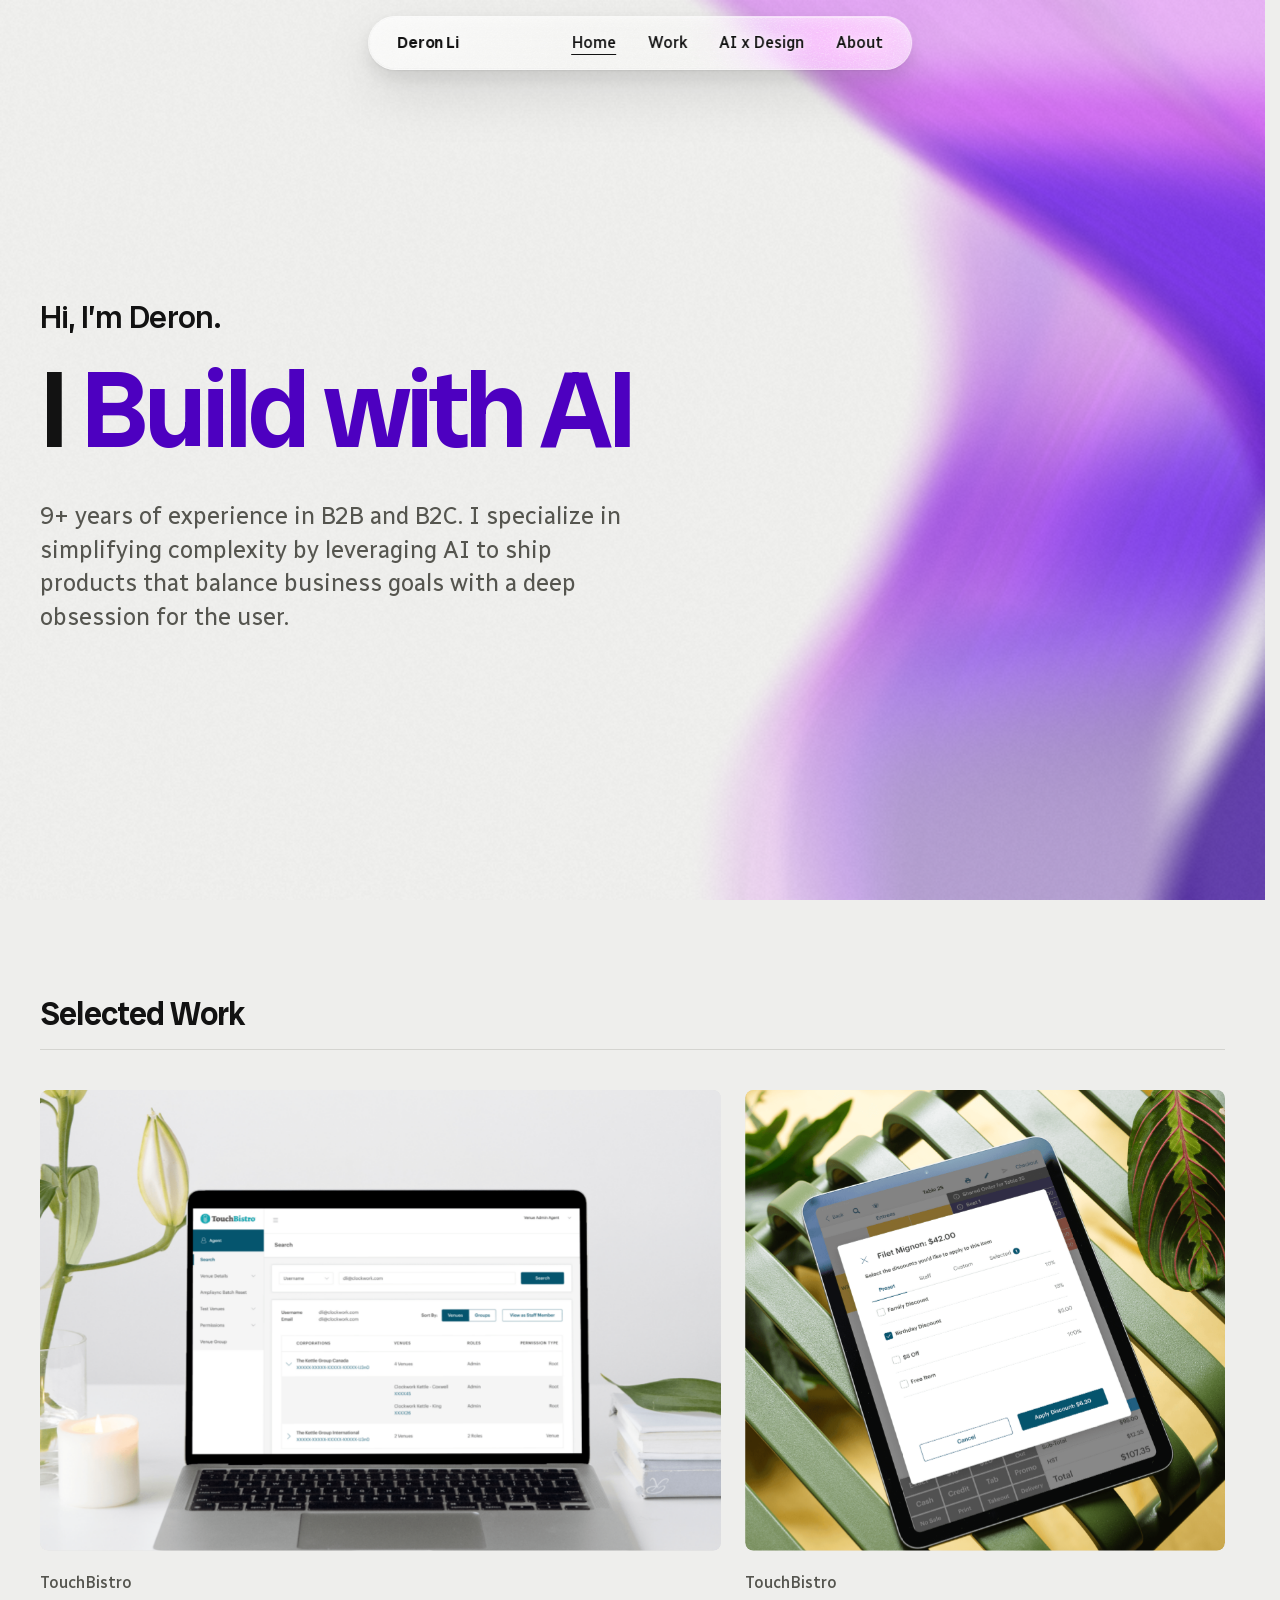
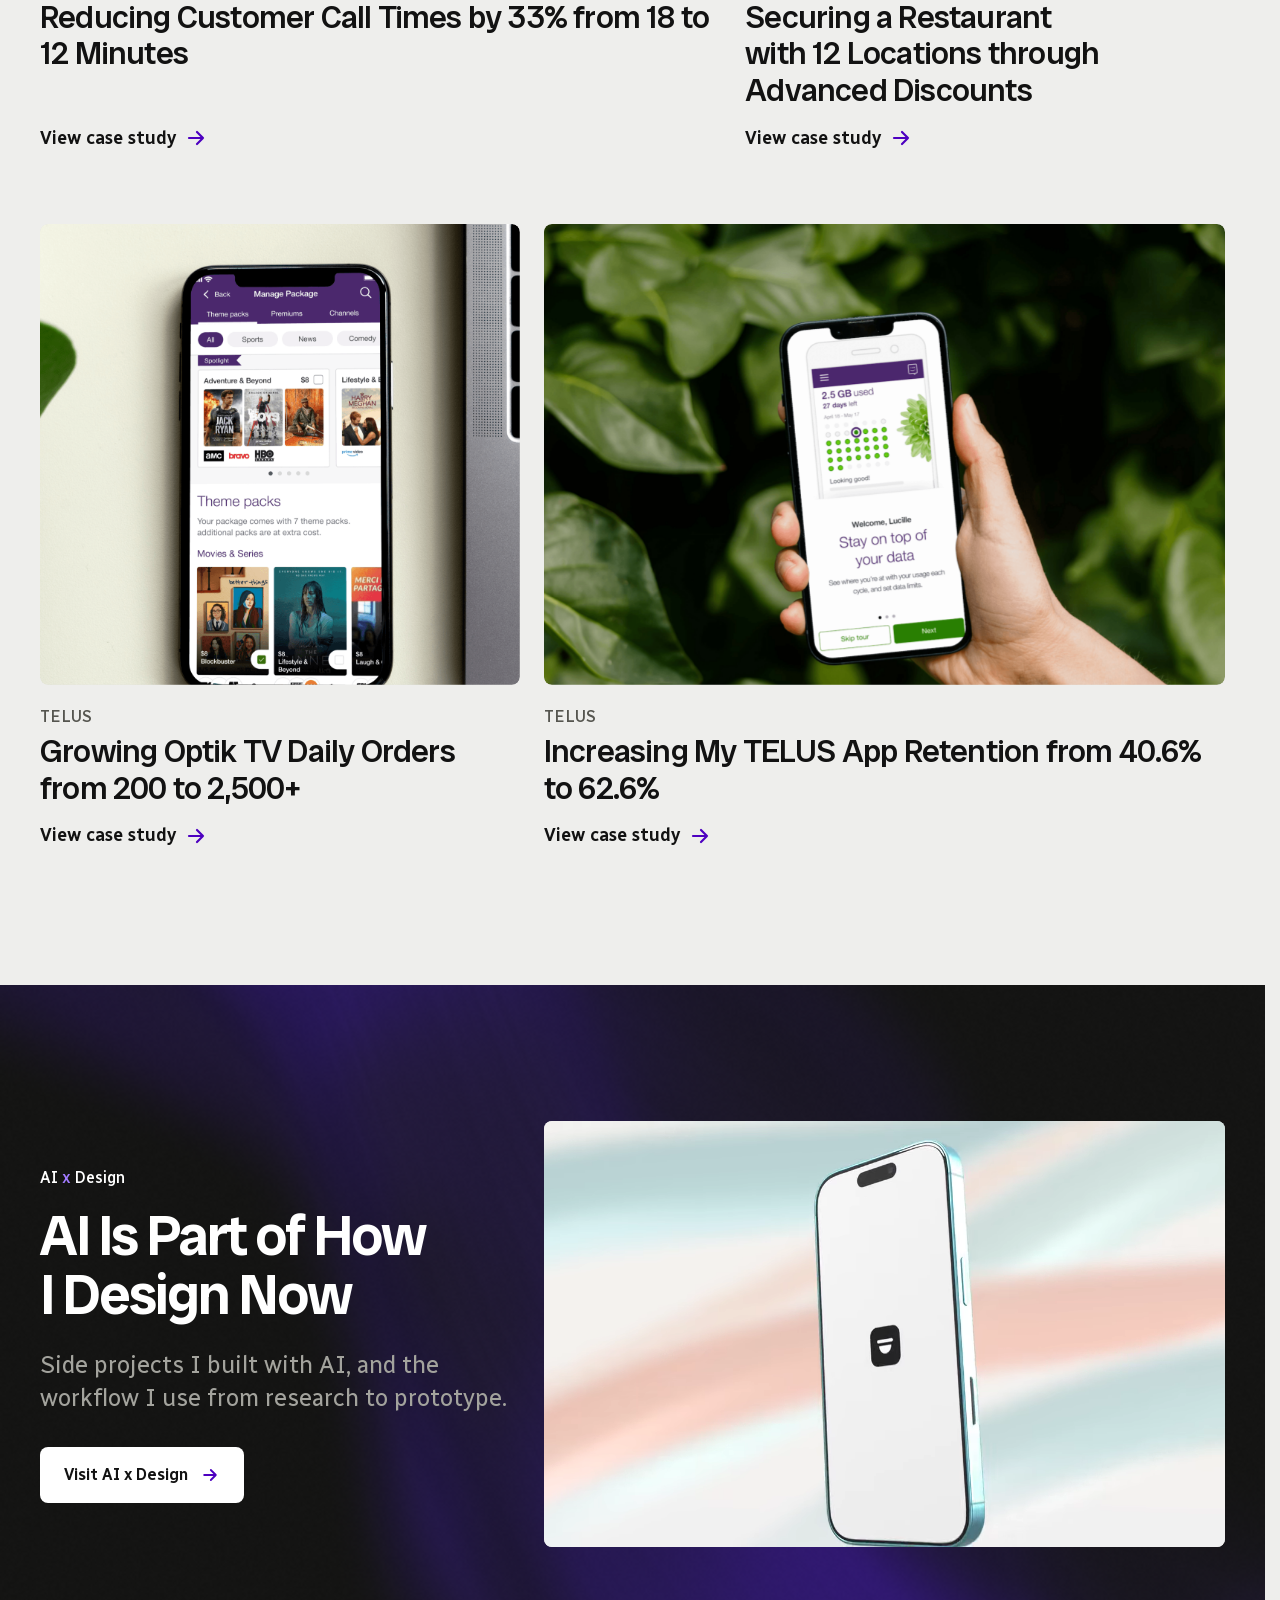
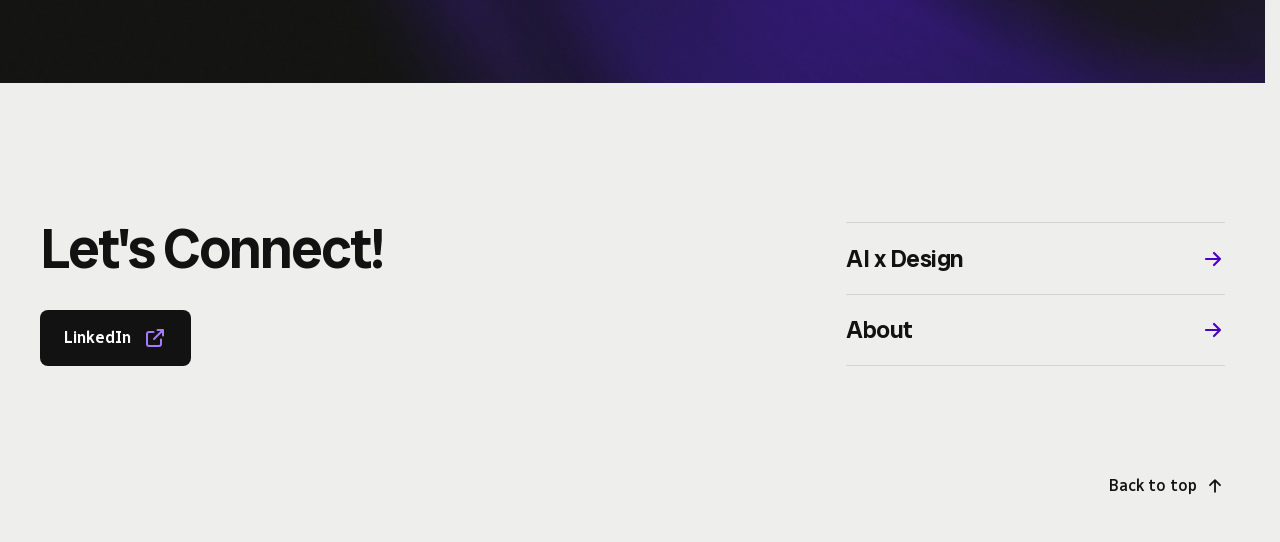
<file: index.html>
<!DOCTYPE html>
<html lang="en">
<head>
  <meta charset="UTF-8" />
  <meta name="viewport" content="width=device-width, initial-scale=1.0" />
  <title>Deron Li — Product Designer</title>
  <link rel="icon" type="image/png" sizes="32x32" href="images/favicon-32x32.png">
  <link rel="icon" type="image/png" sizes="16x16" href="images/favicon-16x16.png">
  <link rel="shortcut icon" href="images/favicon.ico">
  <!-- Google tag (gtag.js) -->
  <script async src="https://www.googletagmanager.com/gtag/js?id=G-8R2R3N4KR2"></script>
  <script>
    window.dataLayer = window.dataLayer || [];
    function gtag(){dataLayer.push(arguments);}
    gtag('js', new Date());
    gtag('config', 'G-8R2R3N4KR2');
  </script>
  <link rel="preload" href="fonts/radio-canada-big-latin.woff2" as="font" type="font/woff2" crossorigin>
  <link rel="preload" href="fonts/radio-canada-latin.woff2" as="font" type="font/woff2" crossorigin>
  <link rel="stylesheet" href="css/nav-glass.css">
  <script>document.documentElement.classList.add('js'); if (new URLSearchParams(location.search).get('hero') === 'centre') document.documentElement.dataset.hero = 'centre';   /* review switch: the centred landing */</script>
  <style>
    /* ════════════════════════════════════════════════════
       HOMEPAGE OPTION A2 — round 3
       One idea: one real product screen, and the four things Deron does to it. The phone stays,
       the tool beside it changes with the role line, and the screen responds.
       Palette: studio grey ground, white, ink, one accent that also colours the drifting field
       behind the landing, so the page has a single colour story.
       Type: Radio Canada Big (display) + Radio Canada (text).
       ════════════════════════════════════════════════════ */
    @font-face { font-family: 'Radio Canada Big'; font-weight: 400 700; font-display: swap; src: url(fonts/radio-canada-big-latin.woff2) format('woff2'); }
    @font-face { font-family: 'Radio Canada'; font-weight: 400 700; font-display: swap; src: url(fonts/radio-canada-latin.woff2) format('woff2'); }

    :root {
      --ground: #EEEEEC;
      --sheet: #FFFFFF;
      --well: #E2E2DF;
      --ink: #121212;
      --body: #55554F;
      --line: #D4D4D0;
      --night: #141413;
      --night-body: #A3A39D;
      --night-line: #32322F;

      /* accent: the purple of the original portfolio (site.css --purple), its lift for the ink section,
         and the four colours of the landing form, light to deep, built around it */
      --accent: #4D00C0; --accent-head: #4D00C0; --accent-night: #A27BFF;
      --g1: #2E0091; --g2: #5B0FE0; --g3: #C24BEA; --g4: #F3D7F5;
      /* the same four on the ink of the AI x Design section, as texture: --n4 sits just off the ground, --n1 is the furthest from it */
      --n1: #34187C; --n2: #2A1960; --n3: #221A3A; --n4: #1A1820;

      --font-display: 'Radio Canada Big', 'Helvetica Neue', Arial, sans-serif;
      --font-text: 'Radio Canada', 'Helvetica Neue', Arial, sans-serif;
      --font-code: ui-monospace, 'SF Mono', Menlo, Consolas, monospace;
      --t-label: 16px;
      --t-body: 18px;
      --t-lead: 24px;
      --t-title: 32px;
      --t-head: clamp(36px, 4.4vw, 64px);
      --t-display: clamp(44px, 8.4vw, 120px);   /* the display style: the landing role line only */

      --max: 1360px;
      --gutter: 40px;
      --gap: 24px;
      --nav-h: 64px;
      --r: 8px;

      --out: cubic-bezier(0.16, 1, 0.3, 1);
      --inout: cubic-bezier(0.65, 0, 0.35, 1);
      --soft: cubic-bezier(0.4, 0, 0.2, 1);
      --drum: cubic-bezier(0.7, 0, 0.2, 1);
      --spring: cubic-bezier(0.3, 1.25, 0.5, 1);
    }

    *, *::before, *::after { box-sizing: border-box; }
    html { background: var(--ground); -webkit-text-size-adjust: 100%; scroll-behavior: smooth; }
    body { margin: 0; background: var(--ground); color: var(--body); font-family: var(--font-text); font-size: var(--t-body); line-height: 1.5; }   /* default smoothing: fuller text on the light ground (Deron, 2026-11-23) */
    h1, h2, h3, p, ul, pre { margin: 0; padding: 0; }
    h1, h2, h3 { font-size: inherit; font-weight: inherit; }
    ul { list-style: none; }
    a { color: inherit; text-decoration: none; }
    button { font: inherit; color: inherit; background: none; border: 0; padding: 0; cursor: pointer; }
    img, video, svg, canvas { display: block; }
    b, strong { font-weight: inherit; }
    i, em { font-style: normal; }
    .sr-only { position: absolute; width: 1px; height: 1px; overflow: hidden; clip: rect(0 0 0 0); white-space: nowrap; }
    :focus-visible { outline: 2px solid var(--ink); outline-offset: 4px; border-radius: 4px; }

    .wrap { width: min(var(--max), calc(100% - var(--gutter) * 2)); margin: 0 auto; }
    .grid { display: grid; grid-template-columns: repeat(12, minmax(0, 1fr)); column-gap: var(--gap); }
    .label { font-family: var(--font-text); font-size: var(--t-label); font-weight: 500; line-height: 1.5; }
    .arrow { width: 20px; height: 20px; flex: none; transition: transform 0.4s var(--out); }

    /* ════════ NAV: the shared glass pill, css/nav-glass.css + js/nav-glass.js (it finds the dark AI section on its own) ════════ */

    /* ════════ HERO ════════ */
    .hero { position: relative; overflow-x: clip; min-height: 100svh; padding-top: var(--nav-h); display: flex; flex-direction: column; }
    /* The field: two pale tints of the accent sway slowly across the ground. Drawn on a canvas,
       quiet behind the copy, and it falls back to the plain ground at the foot of the landing. */
    .hero-bg { position: absolute; inset: 0; z-index: 0; width: 100%; height: 100%; pointer-events: none; }
    .hero-in { position: relative; z-index: 1; flex: 1; align-items: center; padding: 40px 0 72px; }
    .hero-copy { grid-column: 1 / 12; }
    .hero-title { color: var(--ink); font-family: var(--font-display); }
    .hero-hello { display: flex; align-items: center; gap: 16px; font-size: var(--t-title); font-weight: 500; line-height: 1.15; letter-spacing: -0.02em; }
    .role { display: grid; overflow: hidden; margin-top: 20px; padding-bottom: 0.16em; margin-bottom: -0.16em; font-size: var(--t-display); font-weight: 600; line-height: 1.04; letter-spacing: -0.04em; }
    .role-phrase { grid-area: 1 / 1; white-space: nowrap; }
    .role-phrase:not(.is-on):not(.is-off) { visibility: hidden; }
    .ch { display: inline-block; white-space: pre; }
    .role-phrase em, .ch:not(.is-fix) { color: var(--accent-head); }   /* the "I" stays ink, the skill takes the accent */
    .role-phrase.is-in .ch:not(.is-fix) { animation: ch-in 0.72s var(--drum) backwards; animation-delay: calc(var(--i) * 24ms); }
    .role-phrase.is-off .ch:not(.is-fix) { animation: ch-out 0.72s var(--drum) forwards; animation-delay: calc(var(--i) * 24ms); }
    .role-phrase.is-off .ch.is-fix { visibility: hidden; }
    @keyframes ch-in { from { transform: translateY(116%); } to { transform: none; } }
    @keyframes ch-out { from { transform: translateX(var(--open, 0px)); } to { transform: translate(var(--open, 0px), -116%); } }
    /* ── End-of-phrase flourishes (round 14). When a role has rolled in, a short beat at the end of the
       line signals the skill, then clears just before the next role rolls in. They live in a layer over
       the role line (outside its clip), placed from the real letters: --x0 the last word's left edge,
       --x1 the line's right edge, --bl the baseline, --cap the cap height. Sizes are in em of the headline. ── */
    .hero-title { position: relative; }
    .flo-layer { position: absolute; inset: 0; pointer-events: none; font-size: var(--t-display); font-weight: 600; line-height: 1; transition: opacity 0.24s var(--soft), transform 0.24s var(--soft); }
    .flo-layer.is-clear { opacity: 0; transform: translateY(-0.08em); }
    .flo-layer.is-reset { transition: none; }
    .flo { position: absolute; display: block; color: var(--accent); }
    .flo i, .flo b { display: block; position: absolute; }
    .bl-probe { display: inline-block; width: 0; height: 0; }
    /* the pixel character: the Claude Code mascot's spirit, drawn here as a 10 x 7 pixel sprite */
    :root { --mascot: #D97757; --mascot-eye: #121212; }
    [data-mascot="violet"] { --mascot: #4D00C0; --mascot-eye: #FFFFFF; }
    .mascot { display: block; width: 100%; height: 100%; shape-rendering: crispEdges; overflow: visible; }
    .mascot .bd { fill: var(--mascot); } .mascot .ey { fill: var(--mascot-eye); }
    .mascot .up { opacity: 0; } .mascot .dn { opacity: 1; }
    .is-wave .mascot .up { animation: wave-up 0.56s steps(1, end) 0.42s 2 both; }
    .is-wave .mascot .dn { animation: wave-dn 0.56s steps(1, end) 0.42s 2 both; }
    @keyframes wave-up { 0%, 50% { opacity: 1; } 50.01%, 100% { opacity: 0; } }
    @keyframes wave-dn { 0%, 50% { opacity: 0; } 50.01%, 100% { opacity: 1; } }

    /* Set 1, tools: what each skill looks like in its own software */
    .f1-sel { left: calc(var(--x0) - 0.07em); top: calc(var(--bl) - var(--cap) - 0.08em); width: calc(var(--x1) - var(--x0) + 0.14em); height: calc(var(--cap) + 0.16em); border: 2px solid var(--accent); animation: sel-in 0.24s var(--out) both; }
    .f1-sel i { width: 0.1em; height: 0.1em; margin: -0.05em 0 0 -0.05em; background: #FFFFFF; border: 2px solid var(--accent); animation: pop 0.32s var(--spring) both; }
    .f1-sel i:nth-child(1) { left: 0; top: 0; animation-delay: 0.1s; } .f1-sel i:nth-child(2) { left: 100%; top: 0; animation-delay: 0.13s; }
    .f1-sel i:nth-child(3) { left: 0; top: 100%; animation-delay: 0.16s; } .f1-sel i:nth-child(4) { left: 100%; top: 100%; animation-delay: 0.19s; }
    .f1-sel b { left: 50%; top: calc(100% + 8px); transform: translateX(-50%); padding: 2px 8px; border-radius: 4px; background: var(--accent); color: #FFFFFF; font-family: var(--font-text); font-size: var(--t-label); font-weight: 500; line-height: 1.5; letter-spacing: 0.01em; white-space: nowrap; font-variant-numeric: tabular-nums; animation: rise 0.36s var(--out) 0.26s both; }
    @keyframes sel-in { from { opacity: 0; transform: scale(1.05); } }
    @keyframes pop { from { transform: scale(0); } }
    .f-pop { left: calc((var(--x0) + var(--x1)) / 2 - 0.3em); top: calc(var(--bl) - var(--cap) - 0.43em); width: 0.6em; height: 0.43em; overflow: hidden; }   /* clipped at the cap line: it rises from behind the word */
    .f-pop .mascot { animation: peek 0.4s var(--spring) both; }
    @keyframes peek { from { transform: translateY(105%); } }
    .f1-code { left: calc(var(--x1) + 0.1em); top: calc(var(--bl) - var(--cap) - 0.04em); height: calc(var(--cap) + 0.08em); display: flex; align-items: center; }
    .f1-code .typed { overflow: hidden; width: 0; font-family: var(--font-code); font-size: 0.56em; font-weight: 700; letter-spacing: 0; white-space: nowrap; animation: type 0.3s steps(3, end) 0.66s forwards; }
    .f1-code .caret { position: static; width: 0.05em; height: 100%; margin-left: 0.04em; background: var(--accent); animation: blink2 0.66s steps(1, end) both; }
    @keyframes type { to { width: 3ch; } }
    @keyframes blink2 { 0%, 25% { opacity: 1; } 25.01%, 50% { opacity: 0; } 50.01%, 75% { opacity: 1; } 75.01%, 99.99% { opacity: 0; } 100% { opacity: 1; } }
    .f1-ease { left: calc(var(--x1) + 0.16em); top: calc(var(--bl) - 0.56em); width: 0.56em; height: 0.56em; }
    .f1-ease svg { display: block; width: 100%; height: 100%; overflow: visible; fill: none; }
    .f1-ease .ax { stroke: var(--line); stroke-width: 3; }
    .f1-ease .cv { stroke: var(--accent); stroke-width: 7; stroke-linecap: round; }
    .f1-ease svg { clip-path: inset(-80% 100% -20% -20%); animation: reveal 0.7s linear 0.08s forwards; }   /* the curve is revealed at the dot's own pace */
    @keyframes reveal { to { clip-path: inset(-80% -20% -20% -20%); } }
    /* the dot draws the curve: it moves across at a steady rate (the time axis) and up with the curve's own easing */
    .f1-ease .dx { left: 0; bottom: 0; width: 0; height: 0; animation: ease-x 0.7s linear 0.08s both; }
    .f1-ease .dy { left: -0.055em; top: -0.055em; width: 0.11em; height: 0.11em; border-radius: 50%; background: var(--accent); animation: ease-y 0.7s cubic-bezier(0.34, 1.56, 0.64, 1) 0.08s both; }
    @keyframes draw { to { stroke-dashoffset: 0; } }
    @keyframes ease-x { from { transform: translateX(0); } to { transform: translateX(0.56em); } }
    @keyframes ease-y { from { transform: translateY(0); } to { transform: translateY(-0.56em); } }

    /* Set 2, stickers: each skill as a sticker slapped onto the end of the line */
    .f2-stk { left: min(calc(var(--x1) - 0.16em), calc(100% - 0.84em));   /* never past the copy column */ top: calc(var(--bl) - var(--cap) - 0.6em); width: 0.82em; height: 0.66em; animation: slap 0.42s var(--spring) both; }
    .f2-stk .stk { position: absolute; inset: 0; display: grid; place-items: center; border-radius: 0.1em; background: #FFFFFF; border: 0.035em solid var(--accent); transform: rotate(-8deg); }
    .f2-stk svg { width: 72%; height: 72%; overflow: visible; }
    .f2-stk .nib { fill: none; stroke: var(--accent); stroke-width: 2.4; stroke-linejoin: round; stroke-linecap: round; transform-origin: 12px 21px; animation: nod 0.5s var(--inout) 0.42s both; }
    .f2-stk .mono { font-family: var(--font-code); font-size: 0.3em; font-weight: 700; letter-spacing: 0; color: var(--accent); }
    .f2-stk .mascot-w { width: 74%; height: 52%; } .f2-stk .mascot-w svg { width: 100%; height: 100%; }
    .f2-stk .floor { left: 18%; right: 18%; bottom: 20%; height: 0.02em; background: var(--line); }
    .f2-stk .ball { left: calc(50% - 0.08em); bottom: 20%; width: 0.16em; height: 0.16em; border-radius: 50%; background: var(--accent); transform-origin: 50% 100%; animation: hop 0.9s 0.4s both; }
    @keyframes slap { from { opacity: 0; transform: scale(1.7) rotate(-14deg); } 40% { opacity: 1; } }
    @keyframes nod { 50% { transform: rotate(-14deg); } }
    @keyframes hop {
      0% { transform: translateY(0) scale(1.25, 0.75); animation-timing-function: cubic-bezier(0.2, 0.7, 0.4, 1); }
      40% { transform: translateY(-0.24em) scale(0.9, 1.1); animation-timing-function: cubic-bezier(0.6, 0, 0.8, 0.3); }
      78% { transform: translateY(0) scale(1.2, 0.8); animation-timing-function: var(--out); }
      100% { transform: translateY(0) scale(1); }
    }

    /* Set 3, type: punctuation-sized marks at the end of the line, only the violet */
    .f3-anchor { left: calc(var(--x1) + 0.07em); top: calc(var(--bl) - 0.12em); width: 0.12em; height: 0.12em; }
    .f3-anchor .sq { inset: 0; background: #FFFFFF; border: 0.025em solid var(--accent); animation: pop 0.3s var(--spring) both; }
    .f3-anchor .hl { left: 50%; top: 50%; width: 0.6em; height: 0.02em; margin: -0.01em 0 0 -0.3em; background: var(--accent); transform-origin: 50% 50%; animation: handles 0.9s var(--inout) 0.12s both; }
    .f3-anchor .hl::before, .f3-anchor .hl::after { content: ''; position: absolute; top: -0.035em; width: 0.09em; height: 0.09em; border-radius: 50%; background: var(--accent); }
    .f3-anchor .hl::before { left: -0.045em; } .f3-anchor .hl::after { right: -0.045em; }
    @keyframes handles { 0% { transform: rotate(-20deg) scaleX(0); } 35% { transform: rotate(-20deg) scaleX(1); } 70% { transform: rotate(8deg) scaleX(1); } 100% { transform: rotate(0deg) scaleX(0); } }
    .f3-spark { left: min(calc(var(--x1) - 0.02em), calc(100% - 0.44em)); top: calc(var(--bl) - var(--cap) - 0.2em); width: 0.3em; height: 0.3em; }
    .f3-spark svg { position: absolute; fill: var(--accent); animation: twinkle 0.5s var(--spring) both; }
    .f3-spark svg:nth-child(1) { inset: 0; width: 100%; height: 100%; }
    .f3-spark svg:nth-child(2) { left: 90%; top: 70%; width: 46%; height: 46%; animation-delay: 0.16s; }
    @keyframes twinkle { from { transform: scale(0) rotate(-90deg); } }
    .f3-us { left: calc(var(--x1) + 0.06em); top: calc(var(--bl) - 0.06em); width: 0.4em; height: 0.07em; background: var(--accent); animation: blink2 0.8s steps(1, end) both; }
    .f3-dot { left: calc(var(--x1) + 0.04em); top: calc(var(--bl) - 0.13em); width: 0.13em; height: 0.13em; }
    .f3-dot i { inset: 0; border-radius: 50%; background: var(--accent); transform-origin: 50% 100%; animation: drop 1.05s both; }
    @keyframes drop {
      0% { opacity: 0; transform: translateY(-0.7em); animation-timing-function: cubic-bezier(0.5, 0, 0.9, 0.4); }
      8% { opacity: 1; }
      38% { transform: translateY(0) scale(1.3, 0.7); animation-timing-function: cubic-bezier(0.2, 0.6, 0.4, 1); }
      58% { transform: translateY(-0.22em) scale(0.95, 1.05); animation-timing-function: cubic-bezier(0.6, 0, 0.8, 0.4); }
      76% { transform: translateY(0) scale(1.15, 0.85); animation-timing-function: cubic-bezier(0.2, 0.6, 0.4, 1); }
      88% { transform: translateY(-0.06em); animation-timing-function: cubic-bezier(0.6, 0, 0.8, 0.4); }
      100% { transform: translateY(0); }
    }
    /* ── Round 15: two bigger sets, made from the type itself at its own weight, in the violet ──
       Set 4, the letters perform: the last word is reworked in front of you.
       Set 5, the pen: strokes at the type's weight, drawn by hand around the word. */
    .flo-svg { position: absolute; left: 0; top: 0; width: 100%; height: 100%; overflow: visible; }
    .flo-svg text { font-family: var(--font-display); font-weight: 600; letter-spacing: -0.04em; fill: var(--accent); }
    .flo-svg .pen { fill: none; stroke: var(--accent); stroke-linecap: round; stroke-linejoin: round; }
    .meas { position: absolute; visibility: hidden; white-space: pre; font-family: var(--font-display); font-weight: 600; letter-spacing: -0.04em; }
    :root { --sp: 0.075em; }

    /* 4 · Design: the word is kerned and weighted in front of you. It loosens and lightens, then snaps tight
       and heavy, overshoots on the weight axis, and settles at its true weight */
    .fx-kern .lw { animation: kern 1.2s both; }
    @keyframes kern {
      0% { transform: none; font-weight: 600; animation-timing-function: cubic-bezier(0.45, 0, 0.55, 1); }
      40% { transform: translateX(calc(var(--k) * var(--sp))); font-weight: 400; animation-timing-function: cubic-bezier(0.8, 0, 0.2, 1); }
      62% { transform: translateX(calc(var(--k) * var(--sp) * -0.2)); font-weight: 700; animation-timing-function: cubic-bezier(0.2, 0.7, 0.3, 1); }
      100% { transform: none; font-weight: 600; }
    }
    /* 4 · Code: the word opens and becomes a component, <Code /> */
    .role-phrase .lw { transition: transform 0.5s var(--spring); }
    .fx-open .lw { transform: translateX(var(--open)); }
    .flo-svg .lt, .flo-svg .gt { transform-box: fill-box; opacity: 0; }
    .flo-svg .lt { transform-origin: 100% 100%; animation: swing-l 0.55s var(--spring) 0.1s both; }
    .flo-svg .gt { transform-origin: 0% 100%; animation: swing-r 0.55s var(--spring) 0.24s both; }
    @keyframes swing-l { from { opacity: 0; transform: translateX(-0.3em) rotate(-40deg); } to { opacity: 1; transform: none; } }
    @keyframes swing-r { from { opacity: 0; transform: translateX(0.3em) rotate(40deg); } to { opacity: 1; transform: none; } }
    .flo-svg .crt { fill: var(--accent); opacity: 0; animation: blink2 0.66s steps(1, end) 0.7s forwards; }   /* hidden until its beat */
    /* 4 · Prototype with AI: the word splits into three loose drafts that drift apart, then resolve into one */
    .fx-latent .lw { animation: latent 1.3s both; }
    @keyframes latent { 0% { opacity: 1; } 16% { opacity: 0.14; } 70% { opacity: 0.14; } 86%, 100% { opacity: 1; } }
    .flo-svg .gh { transform-box: fill-box; transform-origin: 50% 70%; opacity: 0; }
    .flo-svg .g1 { animation: g1 1.3s both; } .flo-svg .g2 { animation: g2 1.3s both; } .flo-svg .g3 { animation: g3 1.3s both; }
    @keyframes g1 { 0% { opacity: 0; transform: none; filter: blur(0); animation-timing-function: var(--out); } 22% { opacity: 0.55; transform: translate(-0.26em, -0.12em) rotate(-9deg); filter: blur(1px); } 58% { opacity: 0.5; transform: translate(-0.2em, 0.02em) rotate(-5deg); filter: blur(3px); animation-timing-function: cubic-bezier(0.6, 0, 0.2, 1); } 84% { opacity: 0.9; transform: none; filter: blur(0); } 100% { opacity: 0; transform: none; } }
    @keyframes g2 { 0% { opacity: 0; transform: none; filter: blur(0); animation-timing-function: var(--out); } 22% { opacity: 0.5; transform: translate(0.28em, -0.2em) rotate(8deg); filter: blur(2px); } 58% { opacity: 0.45; transform: translate(0.22em, -0.1em) rotate(5deg); filter: blur(4px); animation-timing-function: cubic-bezier(0.6, 0, 0.2, 1); } 84% { opacity: 0.9; transform: none; filter: blur(0); } 100% { opacity: 0; transform: none; } }
    @keyframes g3 { 0% { opacity: 0; transform: none; filter: blur(0); animation-timing-function: var(--out); } 22% { opacity: 0.4; transform: translateY(0.14em) scale(1.22); filter: blur(4px); } 58% { opacity: 0.4; transform: translateY(0.08em) scale(1.14); filter: blur(6px); animation-timing-function: cubic-bezier(0.6, 0, 0.2, 1); } 84% { opacity: 0.9; transform: none; filter: blur(0); } 100% { opacity: 0; transform: none; } }
    /* 4 · Build with AI: the word goes hollow, fills solid from the baseline up like a pour, and settles with weight */
    .fx-build .lw { -webkit-text-stroke: 0 var(--accent); background-image: linear-gradient(to top, var(--accent) 50%, transparent 50%); background-size: 100% 200%; background-position: 0 0%; -webkit-background-clip: text; background-clip: text; transform-origin: 50% 100%; animation: build 1.3s both; animation-delay: calc(var(--k) * 70ms); }
    @keyframes build {
      0% { color: var(--accent); -webkit-text-stroke-width: 0; background-position: 0 0%; transform: none; }
      12% { color: transparent; -webkit-text-stroke-width: 0.03em; background-position: 0 0%; animation-timing-function: cubic-bezier(0.55, 0, 0.35, 1); }
      70% { color: transparent; -webkit-text-stroke-width: 0.03em; background-position: 0 100%; transform: none; animation-timing-function: cubic-bezier(0.5, 0, 0.9, 0.5); }
      80% { color: var(--accent); -webkit-text-stroke-width: 0; background-position: 0 100%; transform: translateY(0.035em) scale(1.04, 0.95); animation-timing-function: var(--out); }
      100% { color: var(--accent); -webkit-text-stroke-width: 0; background-position: 0 100%; transform: none; }
    }
    /* 4 · Motion: a wave of squash and stretch runs through the word, and a full stop drops in, lands hard, bounces and settles */
    .fx-hop .lw { transform-origin: 50% 100%; animation: hop2 0.66s calc(var(--k) * 55ms) both; }
    @keyframes hop2 {
      0% { transform: none; animation-timing-function: var(--out); }
      16% { transform: scale(1.05, 0.88); animation-timing-function: cubic-bezier(0.2, 0.6, 0.4, 1); }
      46% { transform: translateY(-0.22em) scale(0.95, 1.07); animation-timing-function: cubic-bezier(0.6, 0, 0.8, 0.4); }
      74% { transform: scale(1.08, 0.9); animation-timing-function: var(--out); }
      100% { transform: none; }
    }
    .f4-dot { left: calc(var(--x1) + 0.05em); top: calc(var(--bl) - 0.2em); width: 0.2em; height: 0.2em; }
    .f4-dot i { inset: 0; border-radius: 50%; background: var(--accent); transform-origin: 50% 100%; animation: drop4 0.9s var(--d, 0.5s) both; }
    @keyframes drop4 {
      0% { opacity: 0; transform: translateY(-1.3em) scale(0.8, 1.25); animation-timing-function: cubic-bezier(0.5, 0, 0.9, 0.4); }
      6% { opacity: 1; }
      40% { transform: translateY(0) scale(1.75, 0.42); animation-timing-function: cubic-bezier(0.2, 0.6, 0.4, 1); }
      62% { transform: translateY(-0.42em) scale(0.9, 1.12); animation-timing-function: cubic-bezier(0.6, 0, 0.8, 0.4); }
      78% { transform: translateY(0) scale(1.3, 0.72); animation-timing-function: cubic-bezier(0.2, 0.6, 0.4, 1); }
      89% { transform: translateY(-0.07em) scale(1); animation-timing-function: cubic-bezier(0.6, 0, 0.8, 0.4); }
      100% { transform: none; }
    }

    /* 5 · the pen: every stroke draws itself, at the weight of the type */
    .flo-svg .draw { stroke-dasharray: 1; stroke-dashoffset: 1; animation: pen 0.75s cubic-bezier(0.6, 0, 0.2, 1) var(--d, 0s) forwards; }
    @keyframes pen { to { stroke-dashoffset: 0; } }
    .flo-svg .quick { animation-duration: 0.22s; animation-timing-function: var(--out); }
    .flo-svg .sketch { animation-duration: 0.62s; animation-timing-function: cubic-bezier(0.45, 0, 0.3, 1); }
    .flo-svg .guide { animation-duration: 0.36s; animation-timing-function: cubic-bezier(0.6, 0, 0.2, 1); }
    .flo-svg .guides { animation: guides-out 1.4s both; }
    @keyframes guides-out { 0%, 70% { opacity: 1; } 100% { opacity: 0; } }
    .flo-svg .comet { stroke-dasharray: 0.34 2; stroke-dashoffset: 0.34; animation: comet 0.5s cubic-bezier(0.55, 0, 0.9, 0.5) forwards; }
    @keyframes comet { to { stroke-dashoffset: -1; } }
    .fx-stamp .lw { transform-origin: 50% 100%; animation: stamp 0.62s calc(0.42s + var(--k) * 80ms) both; }
    @keyframes stamp {
      0% { transform: none; animation-timing-function: var(--out); }
      34% { transform: translateY(-0.2em) scale(0.96, 1.06); animation-timing-function: cubic-bezier(0.7, 0, 0.9, 0.3); }
      60% { transform: translateY(0.02em) scale(1.08, 0.9); animation-timing-function: var(--out); }
      100% { transform: none; }
    }
    .f5-dot { left: var(--lx); top: calc(var(--bl) - 0.17em); width: 0.17em; height: 0.17em; }
    .f5-dot i { inset: 0; border-radius: 50%; background: var(--accent); transform-origin: 50% 100%; animation: land5 0.62s 0.46s both; }
    @keyframes land5 {
      0% { opacity: 0; transform: scale(1.75, 0.42); }
      1% { opacity: 1; animation-timing-function: cubic-bezier(0.2, 0.6, 0.4, 1); }
      38% { transform: translateY(-0.36em) scale(0.9, 1.12); animation-timing-function: cubic-bezier(0.6, 0, 0.8, 0.4); }
      66% { transform: translateY(0) scale(1.28, 0.74); animation-timing-function: cubic-bezier(0.2, 0.6, 0.4, 1); }
      82% { transform: translateY(-0.06em) scale(1); animation-timing-function: cubic-bezier(0.6, 0, 0.8, 0.4); }
      100% { transform: none; opacity: 1; }
    }
    /* ── Round 19 · Set 6, made and unmade. Each role's own tool arrives once the letters have landed,
       and the same tool takes the line away, so the exit of one role hands straight to the next.
       Design: "Products" becomes a button, and one touch presses it: that press turns the line (round 20).
       Build with AI: a spark sweeps the line (the letters shimmer under it), then sweeps back and erases it.
       Code: the word opens into <Code />, then the caret backspaces the line.
       Motion: the full stop drops in (set 3's), then bounces along the words and each hit knocks the letters out one by one.
       Tokens: --f6-btn-x / --f6-btn-y button padding, --f6-btn-r its radius, --f6-btn-down its pressed colour, --f6-press how far it sinks, --f6-go when the press is released, --f6-roll that wait plus the 0.72 s roll,
       --f6-soft the soft edge of the erase, --f6-tint the shimmer (padding and soft edge are mirrored in the script). ── */
    :root { --f6-btn-x: 0.16em; --f6-btn-y: 0.16em; --f6-btn-r: 0.14em; --f6-btn-down: var(--g1); --f6-press: 0.96; --f6-go: 0.3s; --f6-roll: 1.02s; --f6-soft: 0.2em; --f6-tint: var(--g3); --f6-sweep: 1.1s; --f6-sweep-out: 0.8s; }
    .role-phrase.is-off.is-x6 .ch:not(.is-fix) { animation: none; }   /* the role's own exit has already taken the letters */
    /* 6 · Design: the product. "Products" moves over a touch and a button grows behind it (the role line sits above
       the layer for this beat) while the word turns to the sheet colour. Then it rests as a button until its one press */
    .hero-title.is-under .role { position: relative; z-index: 1; transform: translateZ(0); }   /* its own layer: Safari otherwise paints the pressed button over the word */
    .fx-btn .lw { transform: translateX(var(--open)); transform-origin: var(--ox, 50%) var(--oy, 50%); transition: transform 0.3s var(--out); animation: f6-ink 0.07s var(--soft) var(--bd, 0ms) both; }   /* --bd: when the fill's edge reaches this letter. --ox, --oy: the button's centre, so the word scales with the button as one object */
    @keyframes f6-ink { from { color: var(--accent-head); } to { color: var(--sheet); } }
    .f6-btn, .f6-tap { --bx: calc(var(--x0) + var(--bo) - var(--f6-btn-x)); --bw: calc(var(--x1) - var(--x0) + var(--f6-btn-x) * 2); --by: calc(var(--bl) - var(--cap) - var(--f6-btn-y)); --bh: calc(var(--cap) + var(--f6-btn-y) * 2); }
    .f6-btn { left: var(--bx); top: var(--by); width: var(--bw); height: var(--bh); animation: f6-btn-in 0.4s var(--inout) 0.12s both; }   /* the box: it is filled in, and it rolls. Its face (b) is what is pressed */
    .f6-btn b { inset: 0; border-radius: var(--f6-btn-r); background: var(--accent); overflow: hidden; }
    .f6-btn i { left: 70%; top: 56%; width: 150%; aspect-ratio: 1; border-radius: 50%; background: var(--f6-btn-down); transform: translate(-50%, -50%) scale(0); }   /* the pressed colour, which spreads from the touch */
    .f6-tap { left: calc(var(--bx) + var(--bw) * 0.7 - 0.17em); top: calc(var(--by) + var(--bh) * 0.56 - 0.17em); width: 0.34em; height: 0.34em; border-radius: 50%; background: var(--sheet); opacity: 0; }
    @keyframes f6-btn-in { from { clip-path: inset(0 100% 0 0 round var(--f6-btn-r)); } to { clip-path: inset(0 0 0 0 round var(--f6-btn-r)); } }
    /* out (round 20): one press in the whole turn, and it is the press that turns the line. A touch lands (0 to 0.1 s), the button and
       its word sink together as one object while the pressed colour spreads from the touch (0.1 to 0.22 s), it holds a beat, and on
       release (--f6-go, 0.3 s, the moment the turn ends) the button springs back as the whole line, button included, rolls up on the
       usual drum curve. The roll, the spring back and the touch lifting all start on --f6-go */
    .flo-layer.is-ship { clip-path: inset(var(--slot-t) -3em -3em -3em); }
    .flo-layer.is-out .f6-tap { animation: f6-tap-go 0.46s var(--soft) both; }
    .flo-layer.is-out .f6-btn { animation: f6-roll-btn var(--f6-roll) forwards; }   /* the box rolls on margin-top, not a transform, on purpose: Chromium leaves a transform-animated button painted in place here once the roll runs past the end of the turn (measured, round 20). One small absolute box, so the layout cost is nil */
    .flo-layer.is-out .f6-btn b { animation: f6-press-go 0.46s 0.1s both; }
    .flo-layer.is-out .f6-btn i { animation: f6-ripple 0.46s var(--soft) 0.1s both; }
    .role .role-phrase.x6-ship .ch:not(.is-fix), .role .role-phrase.is-off.x6-ship .ch:not(.is-fix) { animation: f6-roll var(--f6-roll) forwards; }
    .role .role-phrase.x6-ship .ch.lw, .role .role-phrase.is-off.x6-ship .ch.lw:not(.is-fix) { color: var(--sheet); animation: f6-press-w 0.46s 0.1s both, f6-roll var(--f6-roll) forwards; }
    @keyframes f6-tap-go { 0% { opacity: 0; transform: scale(1.5); } 24% { opacity: 0.4; transform: scale(1); } 48%, 65% { opacity: 0.4; transform: scale(0.82); } 100% { opacity: 0; transform: scale(1.35); } }
    /* the same keyframes for the button and for each letter (which pivots on the button's centre), so they stay one object. The spring is the release */
    @keyframes f6-press-go { 0% { transform: scale(1); animation-timing-function: var(--soft); } 26%, 43.5% { transform: scale(var(--f6-press)); animation-timing-function: var(--spring); } 100% { transform: scale(1); } }
    @keyframes f6-press-w { 0% { transform: translateX(var(--open)) scale(1); animation-timing-function: var(--soft); } 26%, 43.5% { transform: translateX(var(--open)) scale(var(--f6-press)); animation-timing-function: var(--spring); } 100% { transform: translateX(var(--open)) scale(1); } }
    @keyframes f6-ripple { 0% { opacity: 1; transform: translate(-50%, -50%) scale(0); } 43.5% { opacity: 1; transform: translate(-50%, -50%) scale(1); } 100% { opacity: 0; transform: translate(-50%, -50%) scale(1); } }
    /* 29.41%: --f6-go of --f6-roll (0.3 s of 1.02 s). The line waits for the release, then rolls for 0.72 s on the drum curve */
    @keyframes f6-roll { 0%, 29.41% { translate: 0 0; animation-timing-function: var(--drum); } 100% { translate: 0 calc(var(--ship) * -1); } }
    @keyframes f6-roll-btn { 0%, 29.41% { margin-top: 0; animation-timing-function: var(--drum); } 100% { margin-top: calc(var(--ship) * -1); } }
    /* 6 · Build with AI: the spark */
    .f6-star, .f6-star2 { top: calc(var(--bl) - var(--cap) - 0.2em); width: 0.3em; height: 0.3em; }
    .f6-star { left: var(--sx); animation: f6-fly var(--f6-sweep) var(--inout) both; }   /* --f6-sweep: the spark's travel, in and out, eased at both ends */
    .f6-star2 { left: calc(var(--sx) + 0.27em); top: calc(var(--bl) - var(--cap) + 0.01em); width: 0.14em; height: 0.14em; }
    .f6-star svg, .f6-star2 svg { position: absolute; inset: 0; width: 100%; height: 100%; fill: var(--accent); }
    .f6-star svg { animation: f6-spin var(--f6-sweep) var(--inout) both; }
    .f6-star2 svg { animation: twinkle 0.5s var(--spring) 1s both; }
    @keyframes f6-fly { from { transform: translateX(calc(var(--fly-in) * -1)); } }
    @keyframes f6-spin { 0% { transform: rotate(-180deg) scale(0); animation-timing-function: var(--out); } 22% { transform: rotate(-172deg) scale(1); animation-timing-function: var(--inout); } 100% { transform: rotate(0deg) scale(1); } }   /* half a turn over the whole sweep, settling as it docks */
    .fx-shim .ch:not(.is-fix) { animation: f6-shim 0.46s var(--soft) var(--sd, 0ms) both; }
    @keyframes f6-shim { 40% { color: var(--f6-tint); transform: translateY(-0.05em); } }
    /* out: the spark sweeps back and erases the line behind a soft edge, then spins itself out as the next line rolls in */
    .flo-layer.is-out .f6-star { animation: f6-back var(--f6-sweep-out) var(--inout) forwards; }
    .flo-layer.is-out .f6-star svg { animation: f6-regen var(--f6-sweep-out) var(--inout) both, f6-spin-out 0.6s cubic-bezier(0.5, 0, 0.9, 0.5) var(--f6-sweep-out) forwards; }
    .flo-layer.is-out .f6-star2 svg { animation: f6-blip 0.16s var(--soft) forwards; }
    .role-phrase.x6-wipe { -webkit-mask: linear-gradient(to right, #000 calc(100% - var(--f6-soft)), transparent) 0 50% / var(--m1) 140% no-repeat; mask: linear-gradient(to right, #000 calc(100% - var(--f6-soft)), transparent) 0 50% / var(--m1) 140% no-repeat; animation: f6-wipe var(--f6-sweep-out) var(--inout) forwards; }
    .role-phrase.is-off.x6-wipe { visibility: hidden; }
    @keyframes f6-back { to { transform: translateX(calc(var(--fly-out) * -1)); } }
    @keyframes f6-regen { from { transform: rotate(0deg) scale(1); } to { transform: rotate(-180deg) scale(1); } }
    @keyframes f6-spin-out { from { transform: rotate(-180deg) scale(1); } to { transform: rotate(-360deg) scale(0); } }
    @keyframes f6-blip { to { transform: scale(0); } }
    @keyframes f6-wipe { to { -webkit-mask-size: var(--m0) 140%; mask-size: var(--m0) 140%; } }
    /* 6 · Code: <Code /> as in set 4 (fx-open, .crt), the brackets pivot on their inner foot. Out: the caret stops blinking and backspaces the line */
    .flo-svg .lt6 { animation: f6-swing-l 0.5s var(--spring) both; }   /* same 0.5 s and curve as the word opening (.lw), so they settle together */
    .flo-svg .gt6 { animation: swing-r 0.5s var(--spring) 0.04s both; }
    .flo-svg .gt6 ~ .crt { animation-delay: 0.56s; }
    @keyframes f6-swing-l { from { opacity: 0; transform: translateX(-0.1em) rotate(-40deg); } to { opacity: 1; transform: none; } }   /* starts inside the word space, clear of "in" */
    .ch.is-del { visibility: hidden; }
    .flo-layer.is-out .flo-svg .crt { animation: none; opacity: 1; }
    .flo-layer.is-out .flo-svg .crt.is-done { opacity: 0; }
    /* 6 · Motion: the full stop is set 3's. Out (scripted): it bounces along the words, each landing knocks that word's letters
       down through the line's own slot one by one, outward from the hit, and it rides the last struck letter out. The layer is clipped at the slot while it leaves */
    .flo-layer.is-slot { clip-path: inset(-3em -3em var(--slot) -3em); }
    @media (max-width: 768px) { :root { --sp: 0.05em; } }
    .hero-intro { margin-top: 32px; max-width: 42ch; font-size: var(--t-lead); line-height: 1.4; color: var(--body); text-wrap: pretty; }
    /* ── Review version, ?hero=centre: the copy sits in the middle and the field stands in two corners (top right, bottom left).
       The role line keeps its left-set phrases, and the line and its flourish layer slide together by --cx so the phrase on
       show is centred. The slide runs with the roll, so the fixed "I" glides to its new place instead of jumping. ── */
    [data-hero="centre"] .hero-copy { grid-column: 1 / -1; text-align: center; }
    [data-hero="centre"] .hero-hello { justify-content: center; }
    [data-hero="centre"] .hero-intro { margin-left: auto; margin-right: auto; }
    [data-hero="centre"] .role { text-align: left; }
    [data-hero="centre"] .role-phrase { transform: translateX(var(--cx, 0px)); transition: transform 0.72s var(--drum); }
    [data-hero="centre"] .flo-layer { transform: translateX(var(--cx, 0px)); transition: opacity 0.24s var(--soft), transform 0.72s var(--drum); text-align: left; }
    [data-hero="centre"] .flo-layer.is-clear { transform: translate(var(--cx, 0px), -0.08em); }
    [data-hero="centre"] .flo-layer.is-reset, [data-hero="centre"] .hero-title.is-cx-set .role-phrase, [data-hero="centre"] .hero-title.is-cx-set .flo-layer { transition: none; }
    [data-hero="centre"] .hero-title > .flo-layer { animation: none; }   /* the layer must hold --cx from the first frame, so it skips the build-in rise */
    @media (max-width: 768px) { [data-hero="centre"] .hero-in { display: flex; align-items: center; padding: 32px 0 40px; } [data-hero="centre"] .hero-copy { width: 100%; } }

    /* The right side of the landing is the canvas itself: one surface that goes from folded to calm. */

    /* Hero build: the copy rises in, the form is already there */
    .js .hero-copy > .hero-intro, .js .hero-title > * { animation: rise 1.1s var(--out) backwards; }
    .js .hero-title > .role { animation-delay: 0.06s; }
    .js .hero-copy > .hero-intro { animation-delay: 0.14s; }
    @keyframes rise { from { opacity: 0; transform: translateY(20px); } to { opacity: 1; transform: none; } }
    @keyframes pop { from { opacity: 0; transform: scale(0.95); } }

    /* ════════ WORK ════════
       Two rows on a 12-column grid, 7 + 5 then 5 + 7. Tiles in a row share every edge.
       The frame takes an <img> today and a looping <video class="media-asset"> later. */
    .work { padding: 96px 0 136px; scroll-margin-top: var(--nav-h); }
    .work-head { padding-bottom: 16px; border-bottom: 1px solid var(--line); }
    .h-section { color: var(--ink); font-family: var(--font-display); font-size: var(--t-title); font-weight: 600; line-height: 1.15; letter-spacing: -0.025em; }
    .work-grid { row-gap: 72px; margin-top: 40px; }
    .work-grid > li { min-width: 0; grid-column: span 5; }
    .work-grid > li.is-wide { grid-column: span 7; }

    .tile { display: flex; flex-direction: column; height: 100%; }
    .media { position: relative; height: clamp(320px, 36vw, 520px); border-radius: var(--r); overflow: hidden; background: var(--well); }
    .media-pan { position: absolute; inset: -7% -3%; transform: translate3d(0, calc(var(--sy, 0) * 1%), 0); will-change: transform; }
    /* Hover (round 20): no zoom and nothing follows the pointer. The picture only ever travels up and down inside its window:
       slowly with the page scroll, and on hover it glides up by --hov-shift, as if the page inside were scrolled a little further.
       The shift is 2.5% of the picture (2.85% of the window), inside the 7% the picture overhangs, less the 5.7% the scroll travel
       can use only when the tile is off screen. Pointer devices only, so a tap on a phone leaves nothing stuck */
    :root { --hov-shift: -2.5%; --hov-t: 0.9s; }
    .media-asset { width: 100%; height: 100%; object-fit: cover; object-position: var(--pos, 50% 50%); transition: transform var(--hov-t) var(--out); }
    @media (hover: hover) and (pointer: fine) { .tile:hover .media-asset { transform: translateY(var(--hov-shift)); } }
    .tile:focus-visible .media-asset { transform: translateY(var(--hov-shift)); }

    .cap { flex: 1; display: flex; flex-direction: column; align-items: flex-start; margin-top: 20px; }   /* both captions in a row end on the same line */
    .co { color: var(--body); }
    /* the whole title is ink, and the outcome steps forward by weight alone */
    .title { margin-top: 4px; color: var(--ink); font-family: var(--font-display); font-size: var(--t-title); font-weight: 500; line-height: 1.15; letter-spacing: -0.025em; text-wrap: pretty; }
    /* round 18: while a number counts, its box is exactly as wide as its final value (laid out invisibly),
       and the counting value sits on top of it, so the title can never re-wrap */
    .num.is-counting { position: relative; display: inline-block; }
    .num-f { visibility: hidden; }
    .num-c { position: absolute; left: 0; top: 0; white-space: nowrap; }
    .go { display: inline-flex; align-items: center; gap: 8px; margin-top: auto; padding-top: 16px; color: var(--ink); font-size: var(--t-body); font-weight: 600; }
    .go .arrow { color: var(--accent); width: 24px; height: 24px; }
    .tile:hover .go .arrow { transform: translateX(8px); }

    /* Entrance (round 17), three to compare with ?enter=1|2|3. One motion for the frame, one for the caption,
       and the metric counts up so it lands as the picture settles. The second tile in a row follows 140 ms later.
       1 The gate: the frame opens from a thin slit, like a projector gate, while the picture settles from a push-in.
       2 Focus pull: the frame is there at once in its own colour, out of focus, and racks into focus.
       3 Rises with you: the frame is revealed from the bottom up as you scroll, so there is nothing to wait for. */
    :root { --gate: cubic-bezier(0.76, 0, 0.24, 1); }
    .js[data-enter="1"] .rv .media { clip-path: inset(49% 0 49% 0 round var(--r)); }
    .js[data-enter="1"] .rv.in .media { clip-path: inset(0 0 0 0 round var(--r)); transition: clip-path 0.65s var(--gate) var(--d, 0ms); }
    .js[data-enter="1"] .rv .media-asset { scale: 1.14; }
    .js[data-enter="1"] .rv.in .media-asset { scale: 1; transition: scale 1s var(--out) var(--d, 0ms), transform var(--hov-t) var(--out); }
    .js[data-enter="2"] .rv .media-asset { scale: 1.08; filter: blur(22px) saturate(0.7); }
    .js[data-enter="2"] .rv.in .media-asset { scale: 1; filter: blur(0) saturate(1); transition: filter 0.95s var(--out) var(--d, 0ms), scale 1.3s var(--out) var(--d, 0ms), transform var(--hov-t) var(--out); }
    .js[data-enter="3"] .rv .media { clip-path: inset(calc((1 - var(--p, 0)) * 100%) 0 0 0 round var(--r)); }
    .js[data-enter="3"] .rv .media-asset { scale: calc(1 + (1 - var(--p, 0)) * 0.1); }
    /* the caption: the label and title rise, the CTA slides in last */
    .js .rv .cap > * { opacity: 0; transform: translateY(14px); }
    .js .rv .cap > .go { transform: translateX(-14px); }
    .js .rv.in .cap > * { opacity: 1; transform: none; transition: opacity 0.55s var(--soft), transform 0.65s var(--out); transition-delay: calc(var(--d, 0ms) + var(--cd, 0.22s)); }
    .js .rv.in .cap > .title { transition-delay: calc(var(--d, 0ms) + var(--cd, 0.22s) + 0.05s); }
    .js .rv.in .cap > .go { transition-delay: calc(var(--d, 0ms) + var(--cd, 0.22s) + 0.14s); }
    .js[data-enter="2"] .rv { --cd: 0.24s; }
    .js[data-enter="3"] .rv { --cd: 0.12s; }
    .js .rv-t { opacity: 0; transform: translateY(20px); }
    .js .rv-t.in { opacity: 1; transform: none; transition: opacity 1.1s var(--soft) var(--d, 0ms), transform 1.1s var(--out) var(--d, 0ms); }

    /* ════════ AI x DESIGN ════════
       A marketing section on ink: the message and one action on the left, one stage on the
       right that plays a few seconds of each project. Nothing else. */
    /* the ground without the script (no WebGL, or before the canvas is made): two still pools of the night palette where the scarves stand */
    .ai { -webkit-font-smoothing: antialiased; -moz-osx-font-smoothing: grayscale; }   /* light text on night: thinner smoothing keeps it crisp */
    .ai { position: relative; overflow: hidden; background: radial-gradient(ellipse 34% 80% at 30% 38%, var(--n2), transparent 72%), radial-gradient(ellipse 42% 46% at 76% 100%, var(--n2), transparent 72%), var(--night); color: var(--night-body); padding: 136px 0; }
    /* the ground texture: the landing's scarves in the night palette, drawn by the script into .ai-bg once the section is near */
    .ai-bg { position: absolute; inset: 0; width: 100%; height: 100%; pointer-events: none; visibility: hidden; }
    .ai-bg.is-live { visibility: visible; }
    .ai-in { position: relative; z-index: 1; }
    .ai :focus-visible { outline-color: #FFFFFF; }
    .ai-in { align-items: center; }
    .ai-copy { grid-column: 1 / 6; }
    .ai-over { color: #FFFFFF; }
    .ai-x { color: var(--accent-night); }
    .ai-h { margin-top: 16px; color: #FFFFFF; font-family: var(--font-display); font-size: var(--t-head); font-weight: 600; line-height: 1.05; letter-spacing: -0.035em; text-wrap: balance; }
    .ai-sub { margin-top: 24px; max-width: 26em; color: var(--night-body); font-size: var(--t-lead); line-height: 1.4; text-wrap: pretty; }
    .btn { display: inline-flex; align-items: center; gap: 12px; height: 56px; margin-top: 32px; padding: 0 24px; border-radius: var(--r); background: #FFFFFF; color: var(--ink); font-weight: 600; transition: background-color 0.3s var(--soft), color 0.3s var(--soft); }
    .btn:hover { background: var(--accent); color: #FFFFFF; }   /* hover: brand purple with white text, like the footer and About buttons */
    .btn .arrow { color: var(--accent); }
    .btn:hover .arrow { color: #FFFFFF; transform: translateX(4px); }
    .stage { grid-column: 6 / 13; position: relative; display: block; aspect-ratio: 16 / 10; border-radius: var(--r); overflow: hidden; background: #E9E9E7; }
    .stage video { position: absolute; inset: 0; width: 100%; height: 100%; object-fit: cover; opacity: 0; transition: opacity 0.6s var(--soft); }
    .stage video.is-on { opacity: 1; }
    .js .rv-pop { opacity: 0; transform: translateY(24px) scale(0.97); }
    .js .rv-pop.in { opacity: 1; transform: none; transition: opacity 0.5s var(--soft) var(--d, 0ms), transform 1s var(--out) var(--d, 0ms); }

    /* ════════ CLOSE ════════ */
    .foot { padding: 136px 0 32px; }
    .foot-main { align-items: end; }
    .foot-lead { grid-column: 1 / 8; }
    .foot-line { color: var(--ink); font-family: var(--font-display); font-size: var(--t-head); font-weight: 600; line-height: 1.05; letter-spacing: -0.035em; text-wrap: balance; }
    .foot-cta { display: inline-flex; align-items: center; gap: 12px; height: 56px; margin-top: 32px; padding: 0 24px; border-radius: var(--r); background: var(--ink); color: #FFFFFF; font-weight: 600; transition: background-color 0.3s var(--soft); }
    .foot-cta .arrow { width: 24px; height: 24px; color: var(--accent-night, #A27BFF); transition: transform 0.3s var(--out); }
    .foot-cta:hover { background: var(--accent); }
    .foot-cta:hover .arrow { color: #FFFFFF; transform: translate(4px, -4px); }
    /* external link icon (opens another site): the box stays put and the arrow nudges out of it on hover */
    .arrow.ext .out { transition: transform 0.3s var(--out); }
    a:hover > .arrow.ext { transform: none; } a:hover > .arrow.ext .out { transform: translate(2px, -2px); }
    .foot-links { grid-column: 9 / 13; }
    .foot-links a { display: flex; align-items: center; justify-content: space-between; height: 72px; border-top: 1px solid var(--line); color: var(--ink); font-family: var(--font-display); font-size: var(--t-lead); font-weight: 600; letter-spacing: -0.02em; }
    .foot-links li:last-child a { border-bottom: 1px solid var(--line); }
    .foot-links .arrow { color: var(--accent); width: 24px; height: 24px; }
    .foot-links a:hover .arrow { transform: translateX(8px); }
    .foot-links a[target]:hover .arrow { transform: translate(4px, -4px); }
    .foot-base { display: flex; align-items: center; justify-content: flex-end; margin-top: 96px; color: var(--body); }
    .foot-top { display: inline-flex; align-items: center; gap: 8px; padding: 12px 0; color: var(--ink); }
    .foot-top:hover .arrow { transform: translateY(-4px); }

    /* ════════ REVIEW ONLY: option switcher ════════ */
    .acc { position: fixed; left: 16px; bottom: 16px; z-index: 30; display: none; align-items: center; gap: 4px; padding: 4px; border-radius: 12px; background: var(--ink); color: var(--night-body); border: 1px solid var(--night-line); }
    .acc.is-live { display: flex; }
    .acc button { height: 44px; padding: 0 16px; border-radius: 8px; color: #FFFFFF; }
    .acc button[aria-pressed="true"] { background: #FFFFFF; color: var(--ink); }
    .acc .acc-sep { width: 1px; height: 28px; margin: 0 8px; background: var(--night-line); }
    [data-opt] .acc .is-flo-sep { display: block; }
    [data-opt="2"] .acc .is-tex, [data-opt="2"] .acc .acc-sep:not(.is-flo-sep), [data-opt="3"] .acc .is-tex, [data-opt="3"] .acc .acc-sep:not(.is-flo-sep), [data-opt="4"] .acc .is-tex, [data-opt="4"] .acc .acc-sep:not(.is-flo-sep) { display: none; }

    /* ════════ RESPONSIVE ════════ */
    @media (max-width: 1279px) {
    }
    @media (max-width: 1024px) {
      :root { --gutter: 32px; --t-title: 24px; }
      .ai-copy { grid-column: 1 / 6; }
      .ai-sub { font-size: var(--t-body); }
      .foot-lead { grid-column: 1 / 7; }
      .foot-links { grid-column: 8 / 13; }
    }
    @media (max-width: 768px) {
      :root { --gutter: 16px; --gap: 16px; --t-lead: 20px; --nav-h: 56px; }
      body { font-size: 16px; }
      /* the copy sits in the middle of the screen, not the middle of the space under the nav (Deron, 2026-11-23); the ribbon may run behind it */
      .hero-in { display: flex; align-items: center; padding: 24px 0 calc(var(--nav-h) + 24px); }
      .hero-copy { width: 100%; }
      .btn, .foot-cta { display: flex; justify-content: center; width: 100%; }   /* CTAs full width on phones */
      .role { margin-top: 12px; }
      .f1-sel b { font-size: 13px; }
      .hero-intro { margin-top: 20px; }
      .work { padding: 64px 0 88px; }
      .work-grid { display: block; margin-top: 24px; }
      .work-grid > li + li { margin-top: 56px; }
      .media { height: auto; aspect-ratio: 4 / 3; }
      .cap { margin-top: 16px; }
      .ai { padding: 88px 0; }
      .ai-in { display: block; }
      .ai-sub { font-size: var(--t-lead); }
      .stage { margin-top: 48px; aspect-ratio: 4 / 3; }
      .foot { padding: 88px 0 24px; }
      .foot-main { display: block; }
      .foot-links { margin-top: 40px; }
      .foot-base { margin-top: 56px; }
    }

    @media (prefers-reduced-motion: reduce) {
      html { scroll-behavior: auto; }
      *, *::before, *::after { animation: none !important; transition: none !important; }
      .js .rv-t, .js .rv-pop, .js .rv .cap > *, .js .rv .cap > .go { opacity: 1; transform: none; }
      .js .rv .media-asset { scale: 1; }
      .js .rv .media { clip-path: none !important; }
      .js .rv .media-asset { filter: none !important; }
      .media-pan, .tile:hover .media-asset, .tile:focus-visible .media-asset { transform: none; }
    }
  </style>
</head>
<body>

<nav class="pill pill-nav" aria-label="Main">
  <a class="pill-logo" href="index.html">Deron Li</a>
  <div class="pill-links"><a href="index.html" aria-current="page">Home</a><a href="index.html#work">Work</a><a href="ai-design.html">AI x Design</a><a href="about.html">About</a></div>
</nav>

<main>

  <!-- ════════ Landing ════════ -->
  <header class="hero" id="top">
    <canvas class="hero-bg" aria-hidden="true"></canvas>
    <div class="wrap grid hero-in">
      <div class="hero-copy">
        <h1 class="hero-title">
          <span class="hero-hello">Hi, I&rsquo;m Deron.</span>
          <span class="role" aria-hidden="true">
            <span class="role-phrase is-on" data-k="design">I <em>Design Products</em></span>
            <span class="role-phrase" data-k="build">I <em>Build with AI</em></span>
            <span class="role-phrase" data-k="code">I <em>Ship in Code</em></span>
            <span class="role-phrase" data-k="motion">I <em>Craft Motion</em></span>
          </span>
          <span class="flo-layer" aria-hidden="true"></span>
          <span class="sr-only">I Design Products, Build with AI, Ship in Code and Craft Motion.</span>
        </h1>
        <p class="hero-intro">9+ years of experience in B2B and B2C. I specialize in simplifying complexity by leveraging AI to ship products that balance business goals with a deep obsession for the user.</p>
      </div>

    </div>
  </header>

  <!-- ════════ Work ════════ -->
  <section class="work" id="work" aria-labelledby="work-title">
    <div class="wrap">
      <div class="work-head rv-t"><h2 class="h-section" id="work-title">Selected Work</h2></div>
      <ul class="grid work-grid">
        <li class="is-wide"><a class="tile rv" href="support.html">
          <div class="media" style="--pos: 50% 46%"><div class="media-pan"><img class="media-asset" src="images/homepage/support.png" alt="TouchBistro Call Times" decoding="async" /></div></div>
          <div class="cap">
            <p class="co label">TouchBistro</p>
            <h3 class="title">Reducing Customer Call Times by 33% from 18 to <span class="num" data-from="18" data-to="12">12</span> Minutes</h3>
            <p class="go">View case study <svg class="arrow" viewBox="0 0 24 24" fill="none" stroke="currentColor" stroke-width="2.200" stroke-linecap="round" stroke-linejoin="round" aria-hidden="true"><path d="M5 12h14M13 6l6 6-6 6"/></svg></p>
          </div>
        </a></li>
        <li><a class="tile rv" href="discounts.html" style="--d: 100ms">
          <div class="media" style="--pos: 50% 52%"><div class="media-pan"><img class="media-asset" src="images/homepage/discounts.png" alt="TouchBistro Advanced Discounts" decoding="async" /></div></div>
          <div class="cap">
            <p class="co label">TouchBistro</p>
            <h3 class="title">Securing a Restaurant with 12 Locations through Advanced Discounts</h3>
            <p class="go">View case study <svg class="arrow" viewBox="0 0 24 24" fill="none" stroke="currentColor" stroke-width="2.200" stroke-linecap="round" stroke-linejoin="round" aria-hidden="true"><path d="M5 12h14M13 6l6 6-6 6"/></svg></p>
          </div>
        </a></li>
        <li><a class="tile rv" href="optik.html">
          <div class="media" style="--pos: 50% 50%"><div class="media-pan"><img class="media-asset" src="images/homepage/optik.png" alt="TELUS Optik TV" decoding="async" /></div></div>
          <div class="cap">
            <p class="co label">TELUS</p>
            <h3 class="title">Growing Optik TV Daily Orders from 200 to <span class="num" data-from="200" data-to="2500" data-suffix="+">2,500+</span></h3>
            <p class="go">View case study <svg class="arrow" viewBox="0 0 24 24" fill="none" stroke="currentColor" stroke-width="2.200" stroke-linecap="round" stroke-linejoin="round" aria-hidden="true"><path d="M5 12h14M13 6l6 6-6 6"/></svg></p>
          </div>
        </a></li>
        <li class="is-wide"><a class="tile rv" href="onboarding.html" style="--d: 100ms">
          <div class="media" style="--pos: 50% 50%"><div class="media-pan"><img class="media-asset" src="images/homepage/onboarding.png" alt="TELUS Retention" decoding="async" /></div></div>
          <div class="cap">
            <p class="co label">TELUS</p>
            <h3 class="title">Increasing My TELUS App Retention from 40.6% to <span class="num" data-from="40.6" data-to="62.6" data-dec="1" data-suffix="%">62.6%</span></h3>
            <p class="go">View case study <svg class="arrow" viewBox="0 0 24 24" fill="none" stroke="currentColor" stroke-width="2.200" stroke-linecap="round" stroke-linejoin="round" aria-hidden="true"><path d="M5 12h14M13 6l6 6-6 6"/></svg></p>
          </div>
        </a></li>
      </ul>
    </div>
  </section>

  <!-- ════════ AI x Design ════════ -->
  <section class="ai" id="ai" aria-labelledby="ai-title">
    <canvas class="ai-bg" aria-hidden="true"></canvas>
    <div class="wrap grid ai-in">
      <div class="ai-copy">
        <p class="ai-over label rv-t">AI <span class="ai-x">x</span> Design</p>
        <h2 class="ai-h rv-t" id="ai-title" style="--d: 60ms">AI Is Part of How I Design Now</h2>
        <p class="ai-sub rv-t" style="--d: 140ms">Side projects I built with AI, and the workflow I use from research to prototype.</p>
        <a class="btn label rv-t" style="--d: 220ms" href="ai-design.html">Visit AI x Design <svg class="arrow" viewBox="0 0 24 24" fill="none" stroke="currentColor" stroke-width="2.200" stroke-linecap="round" stroke-linejoin="round" aria-hidden="true"><path d="M5 12h14M13 6l6 6-6 6"/></svg></a>
      </div>
      <a class="stage rv-pop" href="ai-design.html" aria-label="Visit AI x Design">
        <video class="is-on" muted playsinline preload="none" poster="images/ai/kept-promo-poster.webp" aria-label="A promo for Kept, a fictional finance app: a 3D phone, rendered in Blender by the Brand and Motion Design Agent, focuses on its net worth, cash flow and savings goal tiles"><source src="images/ai/kept-promo.webm" type="video/webm"><source src="images/ai/kept-promo.mp4" type="video/mp4"></video>
        <video muted playsinline preload="none" poster="images/ai/my-little-assistant-poster.jpg" aria-label="My Little Assistant, a 3D film made in Blender: the small orange Claude Code mascot hops between the screens of a plant care app, connects them into a flow, draws a leaf icon and lands on a board of passing pre-launch checks"><source src="images/ai/my-little-assistant.webm" type="video/webm"><source src="images/ai/my-little-assistant.mp4" type="video/mp4"></video>
        <video muted playsinline preload="none" poster="images/ai/process/prototyping-poster.webp" aria-label="Prototyping with Claude"><source src="images/ai/process/prototyping.webm" type="video/webm"><source src="images/ai/process/prototyping.mp4" type="video/mp4"></video>
      </a>
    </div>
  </section>

</main>

<footer class="foot">
  <div class="wrap">
    <div class="grid foot-main">
      <div class="foot-lead rv-t"><p class="foot-line">Let's Connect!</p><a class="foot-cta label" href="https://www.linkedin.com/in/deronli/" target="_blank" rel="noopener">LinkedIn <svg class="arrow ext" viewBox="0 0 24 24" fill="none" stroke="currentColor" stroke-width="2" stroke-linecap="round" stroke-linejoin="round" aria-hidden="true"><path d="M18 13.5V18a2 2 0 0 1-2 2H6a2 2 0 0 1-2-2V8a2 2 0 0 1 2-2h4.5"/><path class="out" d="M14.5 4H20v5.5M20 4l-9 9"/></svg></a></div>
      <ul class="foot-links rv-t" style="--d: 120ms">
        <li><a href="ai-design.html">AI x Design <svg class="arrow" viewBox="0 0 24 24" fill="none" stroke="currentColor" stroke-width="2.200" stroke-linecap="round" stroke-linejoin="round" aria-hidden="true"><path d="M5 12h14M13 6l6 6-6 6"/></svg></a></li>
        <li><a href="about.html">About <svg class="arrow" viewBox="0 0 24 24" fill="none" stroke="currentColor" stroke-width="2.200" stroke-linecap="round" stroke-linejoin="round" aria-hidden="true"><path d="M5 12h14M13 6l6 6-6 6"/></svg></a></li>
      </ul>
    </div>
    <div class="foot-base label">
      <a class="foot-top" href="#top">Back to top <svg class="arrow" viewBox="0 0 24 24" fill="none" stroke="currentColor" stroke-width="2.200" stroke-linecap="round" stroke-linejoin="round" aria-hidden="true"><path d="M12 19V5M6 11l6-6 6 6"/></svg></a>
    </div>
  </div>
</footer>


<!-- Review only: compare the two landing options. Not part of the design. -->
<div class="acc label" role="group" aria-label="Landing option (review only)"></div>

<script>
(() => {
  const reduce = matchMedia('(prefers-reduced-motion: reduce)').matches;
  const $ = (s, r = document) => r.querySelector(s);
  const $$ = (s, r = document) => [...r.querySelectorAll(s)];

  /* ── Nav ── */
  /* the nav (css/nav-glass.css + js/nav-glass.js) finds the dark AI section on its own */
  const nav = $('nav.pill-nav');

  /* ── Numbers that count to their value ── */
  const fmt = (v, dec) => v.toLocaleString('en-CA', { minimumFractionDigits: dec, maximumFractionDigits: dec });
  const count = (el, delay, D = 1200, ease = (p) => 1 - Math.pow(1 - p, 4)) => {
    const from = +el.dataset.from, to = +el.dataset.to, dec = +(el.dataset.dec || 0), suf = el.dataset.suffix || '';
    const final = el.dataset.final || (el.dataset.final = el.textContent);
    const run = (el._run = (el._run || 0) + 1);
    /* round 18: the number's box is always as wide as its final value (laid out invisibly underneath),
       so the title never re-wraps while it counts */
    if (!el._cur) {
      el.textContent = ''; el.classList.add('is-counting');
      const f = document.createElement('span'); f.className = 'num-f'; f.textContent = final; f.setAttribute('aria-hidden', 'true');
      const c = document.createElement('span'); c.className = 'num-c'; el.append(f, c); el._cur = c;
    }
    const out = el._cur;
    out.textContent = fmt(from, dec) + suf;
    setTimeout(() => {
      const t0 = performance.now();
      const step = (now) => {
        if (el._run !== run) return;
        const p = Math.min(1, (now - t0) / D);
        out.textContent = p < 1 ? fmt(from + (to - from) * ease(p), dec) + suf : final;
        if (p < 1) requestAnimationFrame(step);
      };
      requestAnimationFrame(step);
    }, delay);
  };
  const inout = (p) => p < 0.5 ? 4 * p * p * p : 1 - Math.pow(-2 * p + 2, 3) / 2;

  /* ── Hero: the role line turns every 3.2s, letter by letter ── */
  (() => {
    const phrases = $$('.role-phrase'), hero = $('.hero');
    const ROLE_MS = 3600;                                  /* round 14: 3.2 s plus 0.4 s for the flourish */
    let cur = 0, timer = 0, visible = true;
    if (!reduce) phrases.forEach((p) => {
      const txt = p.textContent; p.textContent = ''; let i = 0;
      [...txt].forEach((c, k) => {
        const s = document.createElement('span'); s.className = 'ch'; s.textContent = c;
        if (k < 2) s.classList.add('is-fix'); else s.style.setProperty('--i', i++);   /* the split drops the <em>, the colour moves to the letters */
        p.appendChild(s);
      });
      const pr = document.createElement('span'); pr.className = 'bl-probe'; p.appendChild(pr);   /* marks the baseline */
    });
    /* ── the flourishes: three sets of four, chosen with ?flourish=1|2|3 (review switcher) ── */
    const layer = $('.flo-layer'), title = $('.hero-title');
    const MASCOT = '<svg class="mascot" viewBox="0 0 10 7" aria-hidden="true"><rect class="bd" x="1" y="1" width="8" height="5"/><rect class="ey" x="3" y="2" width="1" height="2"/><rect class="ey" x="6" y="2" width="1" height="2"/><rect class="bd" x="0" y="3" width="1" height="1"/><rect class="bd dn" x="9" y="3" width="1" height="1"/><rect class="bd up" x="9" y="1" width="1" height="2"/><rect class="bd" x="2" y="6" width="1" height="1"/><rect class="bd" x="4" y="6" width="1" height="1"/><rect class="bd" x="5" y="6" width="1" height="1"/><rect class="bd" x="7" y="6" width="1" height="1"/></svg>';
    const STAR = '<svg viewBox="0 0 24 24"><path d="M12 0C13 7 17 11 24 12C17 13 13 17 12 24C11 17 7 13 0 12C7 11 11 7 12 0Z"/></svg>';
    const SET_OLD = {
      1: [(m) => `<span class="flo f1-sel"><i></i><i></i><i></i><i></i><b>${m.w} × ${m.h}</b></span>`,
          () => `<span class="flo f-pop is-wave">${MASCOT}</span>`,
          () => '<span class="flo f1-code"><span class="typed">&lt;/&gt;</span><i class="caret"></i></span>',
          () => '<span class="flo f1-ease"><svg viewBox="0 0 100 100"><path class="ax" d="M0 0V100H100"/><path class="cv" d="M0 100C34 -56 64 0 100 0"/></svg><i class="dx"><i class="dy"></i></i></span>'],
      2: [() => '<span class="flo f2-stk"><span class="stk"><svg viewBox="0 0 24 24"><path class="nib" d="M12 21L6 11L12 3L18 11Z M12 21V12"/></svg></span></span>',
          () => `<span class="flo f2-stk is-wave"><span class="stk"><span class="mascot-w">${MASCOT}</span></span></span>`,
          () => '<span class="flo f2-stk"><span class="stk"><span class="mono">&lt;/&gt;</span></span></span>',
          () => '<span class="flo f2-stk"><span class="stk"><i class="floor"></i><i class="ball"></i></span></span>'],
      3: [() => '<span class="flo f3-anchor"><i class="hl"></i><i class="sq"></i></span>',
          () => `<span class="flo f3-spark">${STAR}${STAR}</span>`,
          () => '<span class="flo f3-us"></span>',
          () => '<span class="flo f3-dot"><i></i></span>']
    };
    /* round 15: flourishes are keyed by role; sets 1 to 3 keep their beats (Build borrows Prototype's) */
    const keyed = (a) => ({ design: a[0], proto: a[1], build: a[1], code: a[2], motion: a[3] });
    const svg = (inner) => `<svg class="flo-svg" aria-hidden="true">${inner}</svg>`;
    const f = (n) => n.toFixed(1);
    const cls = (m, c) => { m.p.classList.add(c); m.fx.push(c); };
    const SETS = {
      1: keyed(SET_OLD[1]), 2: keyed(SET_OLD[2]), 3: keyed(SET_OLD[3]),
      4: {
        design: { on: (m) => cls(m, 'fx-kern') },
        code: {
          on: (m) => { const o = m.tw('<') + 0.08 * m.fs; m.lw.forEach((c) => c.style.setProperty('--open', o + 'px')); m.open = o; cls(m, 'fx-open'); },
          html: (m) => { const gx = m.x1 + m.open + 0.16 * m.fs, cx = gx + m.tw('/>') + 0.1 * m.fs;
            return svg(`<text class="lt" x="${f(m.x0)}" y="${f(m.bl)}" style="font-size:${m.fs}px">&lt;</text><text class="gt" x="${f(gx)}" y="${f(m.bl)}" style="font-size:${m.fs}px">/&gt;</text><rect class="crt" x="${f(cx)}" y="${f(m.bl - m.cap - 0.04 * m.fs)}" width="${f(0.085 * m.fs)}" height="${f(m.cap + 0.08 * m.fs)}"/>`); }
        },
        proto: {
          on: (m) => cls(m, 'fx-latent'),
          html: (m) => svg(['g1', 'g2', 'g3'].map((g) => `<text class="gh ${g}" x="${f(m.x0)}" y="${f(m.bl)}" style="font-size:${m.fs}px">${m.word}</text>`).join(''))
        },
        build: { on: (m) => cls(m, 'fx-build') },
        motion: {
          on: (m) => cls(m, 'fx-hop'),
          html: (m) => `<span class="flo f4-dot" style="--d:${m.lw.length * 55 + 220}ms"><i></i></span>`
        }
      },
      5: {
        design: { html: (m) => { const u = m.fs, L = m.x1 - m.x0, b = m.bl, a = m.x0, z = m.x1;
          return svg(`<path class="pen draw" pathLength="1" style="stroke-width:${f(0.075 * u)}px" d="M${f(z - 0.04 * u)} ${f(b - 0.03 * u)}C${f(z + 0.22 * u)} ${f(b + 0.02 * u)} ${f(z + 0.12 * u)} ${f(b + 0.22 * u)} ${f(z - 0.3 * u)} ${f(b + 0.2 * u)}C${f(z - 0.3 * u - L * 0.35)} ${f(b + 0.19 * u)} ${f(a + 0.35 * u)} ${f(b + 0.29 * u)} ${f(a + 0.05 * u)} ${f(b + 0.21 * u)}C${f(a - 0.2 * u)} ${f(b + 0.15 * u)} ${f(a - 0.15 * u)} ${f(b - 0.12 * u)} ${f(a + 0.06 * u)} ${f(b - 0.06 * u)}"/>`); } },
        code: { html: (m) => { const u = m.fs, h = m.cap, a = m.x1 + 0.16 * u, t = m.bl - h, b = m.bl, mid = (t + b) / 2, w = 0.085 * u;
          return svg(`<path class="pen draw quick" pathLength="1" style="stroke-width:${f(w)}px" d="M${f(a + 0.36 * h)} ${f(t + 0.06 * h)}L${f(a)} ${f(mid)}L${f(a + 0.36 * h)} ${f(b - 0.06 * h)}"/><path class="pen draw quick" pathLength="1" style="stroke-width:${f(w)}px;--d:0.16s" d="M${f(a + 0.5 * h)} ${f(b + 0.03 * h)}L${f(a + 0.84 * h)} ${f(t - 0.03 * h)}"/><path class="pen draw quick" pathLength="1" style="stroke-width:${f(w)}px;--d:0.32s" d="M${f(a + 0.98 * h)} ${f(t + 0.06 * h)}L${f(a + 1.34 * h)} ${f(mid)}L${f(a + 0.98 * h)} ${f(b - 0.06 * h)}"/><rect class="crt" x="${f(a + 1.34 * h + 0.16 * u)}" y="${f(t - 0.04 * u)}" width="${f(w)}" height="${f(h + 0.08 * u)}"/>`); } },
        proto: { html: (m) => { const u = m.fs, cx = (m.x0 + m.x1) / 2, cy = m.bl - m.cap / 2, rx = (m.x1 - m.x0) / 2 + 0.2 * u, ry = m.cap / 2 + 0.22 * u; let d = '';
          for (let k = 0; k <= 72; k++) { const t = -2.5 + (k / 72) * Math.PI * 2.45, r = 1 + 0.05 * Math.sin(t * 3 + 1) + 0.03 * Math.sin(t * 7), x = cx + rx * r * Math.cos(t) + k * 0.06 * u / 72 * 4, y = cy + ry * r * Math.sin(t) - k * 0.05 * u / 72 * 2; d += (k ? 'L' : 'M') + f(x) + ' ' + f(y); }
          return svg(`<path class="pen draw sketch" pathLength="1" style="stroke-width:${f(0.04 * u)}px" d="${d}"/>`); } },
        build: { on: (m) => cls(m, 'fx-stamp'),
          /* construction guides: baseline and cap height run out past the word, each letter's sides rise between them */
          html: (m) => { const u = m.fs, t = m.bl - m.cap, w = f(0.02 * u), tr = m.p.parentNode.parentNode.getBoundingClientRect();
            const vs = []; m.lw.forEach((c) => { const r = c.getBoundingClientRect(); vs.push(r.left - tr.left + 0.02 * u, r.right - tr.left - 0.02 * u); });
            let g = `<path class="pen draw guide" pathLength="1" style="stroke-width:${w}px" d="M${f(m.x0 - 0.42 * u)} ${f(m.bl)}H${f(m.x1 + 0.42 * u)}"/><path class="pen draw guide" pathLength="1" style="stroke-width:${w}px;--d:0.06s" d="M${f(m.x1 + 0.42 * u)} ${f(t)}H${f(m.x0 - 0.42 * u)}"/>`;
            vs.forEach((x, n) => { g += `<path class="pen draw guide" pathLength="1" style="stroke-width:${w}px;--d:${f(0.12 + n * 0.04)}s" d="M${f(x)} ${f(m.bl + 0.22 * u)}V${f(t - 0.22 * u)}"/>`; });
            return svg(`<g class="guides">${g}</g>`); } },
        motion: { html: (m) => { const u = m.fs, z = m.x1, b = m.bl, lx = z + 0.08 * u;
          return svg(`<path class="pen comet" pathLength="1" style="stroke-width:${f(0.085 * u)}px" d="M${f(z + 1.0 * u)} ${f(b - 1.15 * u)}C${f(z + 0.75 * u)} ${f(b - 1.35 * u)} ${f(z + 0.2 * u)} ${f(b - 0.95 * u)} ${f(lx + 0.085 * u)} ${f(b - 0.085 * u)}"/>`) + `<span class="flo f5-dot" style="--lx:${f(lx)}px"><i></i></span>`; } }
      },
      /* Set 6 (round 19), made and unmade: each role has an entrance beat and its own exit.
         lead: ms after the last letter lands that the beat starts. pre: ms before the role's turn ends that its exit starts
         (the next role rolls in over the end of it). more: extra ms in this role's slot. free: false keeps the roll-in running. */
      6: {
        design: { pre: 300, more: -600,   /* more -600: a 3.0 s turn, as it held still in the middle (Deron, 2026-11-22). 300: --f6-go, so the press is released exactly as the turn ends and the next role rolls in behind the line */
          on: (m) => { const o = 0.1 * m.fs, bx = 0.16 * m.fs, W = m.x1 - m.x0 + bx * 2;   /* 0.16: --f6-btn-x */
            /* when the fill's edge (0.4 s on --inout, after 0.12 s) reaches each letter's middle: solve the curve for time */
            const B = (t, a, b) => 3 * (1 - t) * (1 - t) * t * a + 3 * (1 - t) * t * t * b + t * t * t, when = (p) => { let lo = 0, hi = 1; for (let n = 0; n < 24; n++) { const t = (lo + hi) / 2; if (B(t, 0, 1) < p) lo = t; else hi = t; } return B(lo, 0.65, 0.35); };
            const ty = title.getBoundingClientRect().top + m.bl - m.cap / 2, cxm = m.tl + (m.x0 + m.x1) / 2;   /* the button's centre, less the slide: every letter pivots there */
            m.lw.forEach((c) => { const r = c.getBoundingClientRect(); c.style.setProperty('--open', f(o) + 'px'); c.style.setProperty('--ox', f(cxm - r.left) + 'px'); c.style.setProperty('--oy', f(ty - r.top) + 'px'); c.style.setProperty('--bd', Math.round(120 + 400 * when((r.left + r.width / 2 - m.tl - m.x0 + bx) / W) - 30) + 'ms'); });
            layer.style.setProperty('--bo', f(o) + 'px'); title.classList.add('is-under'); cls(m, 'fx-btn'); },
          html: () => '<span class="flo f6-btn"><b><i></i></b></span><span class="flo f6-tap"></span>',
          exit: (m) => { const tr = title.getBoundingClientRect(), ship = m.p.getBoundingClientRect().height * 1.16;
            layer.style.setProperty('--ship', f(ship) + 'px'); m.all.forEach((c) => c.style.setProperty('--ship', f(ship) + 'px'));   /* the whole line leaves as one */
            layer.style.setProperty('--slot-t', f(Math.min($('.role', title).getBoundingClientRect().top - tr.top, m.bl - m.cap - 0.16 * m.fs)) + 'px'); layer.classList.add('is-ship');   /* 0.16: --f6-btn-y */
            cls(m, 'x6-ship'); } },
        build: { pre: 520, more: 300,
          on: (m) => { const sx = Math.min(m.x1 - 0.02 * m.fs, m.lw0 - 0.44 * m.fs), c1 = sx + 0.15 * m.fs, from = m.xa + 0.1 * m.fs;
            m.sx = sx; m.c1 = c1;
            m.all.forEach((c) => { const r = c.getBoundingClientRect(), fr = Math.max(0, Math.min(1, (r.left + r.width / 2 - m.tl - from) / (c1 - from))); c.style.setProperty('--sd', Math.round(95 + fr * 690) + 'ms'); });   /* in step with --f6-sweep (1.1 s) */
            cls(m, 'fx-shim'); },
          html: (m) => `<span class="flo f6-star" style="--sx:${f(m.sx)}px;--fly-in:${f(m.sx - m.xa + 0.05 * m.fs)}px;--fly-out:${f(m.c1 - m.xa + 0.12 * m.fs)}px">${STAR}</span><span class="flo f6-star2" style="--sx:${f(m.sx)}px">${STAR}</span>`,
          exit: (m) => { const soft = 0.2 * m.fs;   /* --f6-soft: the erase edge sits under the spark's centre */
            m.p.style.setProperty('--m1', f(Math.max(m.c1 - m.px + soft / 2, m.x1 - m.px + soft)) + 'px'); m.p.style.setProperty('--m0', f(m.xa - m.px - 0.02 * m.fs) + 'px');
            m.p.classList.remove('fx-shim'); cls(m, 'x6-wipe'); } },
        code: { pre: 470,
          on: (m) => { const o = m.tw('<') + 0.08 * m.fs; m.lw.forEach((c) => c.style.setProperty('--open', o + 'px')); m.open = o; cls(m, 'fx-open'); },
          /* set 4's brackets, with the pivots given in px: Safari does not pivot SVG text on its own box */
          html: (m) => { const gx = m.x1 + m.open + 0.16 * m.fs, cx = gx + m.tw('/>') + 0.1 * m.fs;
            return svg(`<text class="lt6" x="${f(m.x0)}" y="${f(m.bl)}" style="font-size:${m.fs}px;transform-origin:${f(m.x0 + m.tw('<'))}px ${f(m.bl)}px">&lt;</text><text class="gt6" x="${f(gx)}" y="${f(m.bl)}" style="font-size:${m.fs}px;transform-origin:${f(gx)}px ${f(m.bl)}px">/&gt;</text><rect class="crt" x="${f(cx)}" y="${f(m.bl - m.cap - 0.04 * m.fs)}" width="${f(0.085 * m.fs)}" height="${f(m.cap + 0.08 * m.fs)}"/>`); },
          exit: (m) => { const crt = $('.crt', layer), lt = $('.lt6', layer), gt = $('.gt6', layer), gap = 0.03 * m.fs;
            if (!crt) return;
            const steps = [() => { gt.style.visibility = 'hidden'; return m.x1 + m.open; }];
            [...m.all].reverse().forEach((c) => {
              steps.push(() => { const x = c.getBoundingClientRect().left - ox(); c.classList.add('is-del'); return x; });
              if (c === m.lw[0]) steps.push(() => { lt.style.visibility = 'hidden'; return m.x0; });
            });
            steps.forEach((s, n) => xT.push(setTimeout(() => crt.setAttribute('x', f(s() + gap)), n ? 80 + (n - 1) * 32 : 0)));
            xT.push(setTimeout(() => crt.classList.add('is-done'), 80 + (steps.length - 1) * 32 + 250)); } },
        motion: { pre: 860, more: 400, lead: -60, free: false,
          html: () => '<span class="flo f3-dot"><i></i></span>',
          /* the full stop as a ball: gravity is 22 em/s², so every arc is a true parabola at any type size */
          exit: (m) => { const w = $('.f3-dot', layer), d = w && $('i', w); if (!d) return;
            const u = m.fs, G = 22 * u / 1e6, craft = m.all.filter((c) => !m.lw.includes(c));
            const tall = (cs, chr) => cs.find((c) => c.textContent === chr) || cs[cs.length >> 1];
            const t1 = tall(m.lw, 't'), t2 = tall(craft, 'f'), r0 = w.getBoundingClientRect(), cx = (c) => { const r = c.getBoundingClientRect(); return r.left + r.width / 2 - (r0.left + r0.width / 2); };
            const h1 = m.asc(t1.textContent), h2 = m.asc(t2.textContent), k1 = 0.18 * u, p2 = Math.max(h1, h2) + 0.13 * u, T = (h) => Math.sqrt(2 * h / G);
            const A = 90, a = A + T(h1 + k1), L1 = a + T(k1), b = L1 + T(p2 - h1), L2 = b + T(p2 - h2), R = 300, sink = m.p.getBoundingClientRect().height * 1.16;
            /* follow-through: off the "f" the dot keeps some leftward speed, a low rebound (k3) and then a free fall through the slot, 0.8 em further left */
            const k3 = 0.1 * u, c3 = L2 + T(k3), E = c3 + T(k3 + sink), drift = 0.8 * u;
            const up = 'cubic-bezier(0.33, 0.67, 0.67, 1)', dn = 'cubic-bezier(0.33, 0, 0.67, 0.33)', hit = 'cubic-bezier(0.4, 0, 0.9, 0.5)', y = (v, sx, sy) => `translateY(${f(v)}px) scale(${sx}, ${sy})`;
            layer.style.setProperty('--slot', f(title.getBoundingClientRect().bottom - $('.role', title).getBoundingClientRect().bottom) + 'px'); layer.classList.add('is-slot');
            w.animate([{ transform: 'translateX(0px)', offset: 0 }, { transform: 'translateX(0px)', offset: A / E }, { transform: `translateX(${f(cx(t1))}px)`, offset: L1 / E }, { transform: `translateX(${f(cx(t2))}px)`, offset: L2 / E }, { transform: `translateX(${f(cx(t2) - drift)}px)`, offset: 1 }], { duration: E, fill: 'forwards' });
            d.animate([
              { transform: y(0, 1, 1), offset: 0, easing: 'cubic-bezier(0.4, 0, 0.2, 1)' },
              { transform: y(0, 1.3, 0.7), offset: A / E, easing: up },
              { transform: y(-h1 - k1, 0.94, 1.06), offset: a / E, easing: dn },
              { transform: y(-h1, 1.25, 0.75), offset: L1 / E, easing: up },
              { transform: y(-p2, 0.94, 1.06), offset: b / E, easing: dn },
              { transform: y(-h2, 1.25, 0.75), offset: L2 / E, easing: up },
              { transform: y(-h2 - k3, 0.96, 1.04), offset: c3 / E, easing: dn },
              { transform: y(-h2 + sink, 1, 1), offset: 1 }], { duration: E, fill: 'forwards' });
            /* a hit knocks the word out letter by letter: the struck letter drops with the dot, its neighbours follow 28 ms apart, each with a small recoil and a lean away from the hit */
            const press = (cs, hitEl, at) => { const h = cs.indexOf(hitEl); cs.forEach((c, n) => { const d = Math.abs(n - h), lean = d ? Math.sign(n - h) * (4 + 2 * d) : 0;
              m.an.push(c.animate(d ? [{ transform: 'translateY(0px) rotate(0deg)', easing: 'cubic-bezier(0.2, 0.6, 0.4, 1)' }, { transform: `translateY(${f(-0.045 * u)}px) rotate(${f(lean / 3)}deg)`, offset: 0.22, easing: hit }, { transform: `translateY(${f(sink)}px) rotate(${lean}deg)` }]
                : [{ transform: 'translateY(0px) rotate(0deg)', easing: hit }, { transform: `translateY(${f(sink)}px) rotate(0deg)` }], { duration: d ? R + 60 : R, delay: at + d * 28, fill: 'forwards' })); }); };
            press(m.lw, t1, L1); press(craft, t2, L2); } }
      }
    };
    let floSet = 1, floT = [], xT = [], exitT = 0;
    const ink = (chr) => { const c = document.createElement('canvas').getContext('2d'), cs = getComputedStyle(phrases[0]); c.font = `${cs.fontWeight} ${cs.fontSize} ${cs.fontFamily}`; return c.measureText(chr); };
    const asc = (chr) => ink(chr).actualBoundingBoxAscent;
    const cap = () => asc('H');
    const spec6 = (i) => (floSet === 6 ? SETS[6][phrases[i].dataset.k] : null);   /* set 6 only: the role's entrance and exit spec */
    /* ?hero=centre: --cx slides the line so the phrase on show is centred. <Code /> is centred on its width with the brackets */
    const centred = document.documentElement.dataset.hero === 'centre';
    const ox = () => (centred ? layer : title).getBoundingClientRect().left;
    const centreOn = (i, jump) => {
      if (!centred) return;
      const p = phrases[i], ch = $$('.ch', p), fs = parseFloat(getComputedStyle(p).fontSize); let w;
      if (ch.length) w = ch[ch.length - 1].getBoundingClientRect().right - ch[0].getBoundingClientRect().left;
      else { const r = document.createRange(); r.selectNodeContents(p); w = r.getBoundingClientRect().width; }
      if (!reduce && floSet === 6 && p.dataset.k === 'code') w += 1.75 * fs;
      if (jump) title.classList.add('is-cx-set');
      title.style.setProperty('--cx', ((title.getBoundingClientRect().width - w) / 2).toFixed(1) + 'px');
      if (jump) { void title.offsetWidth; title.classList.remove('is-cx-set'); }
    };
    const play = (i) => {
      if (reduce) return;
      const p = phrases[i], ch = $$('.ch', p), t0 = title.getBoundingClientRect(), tr = { left: ox(), top: t0.top, width: t0.width, bottom: t0.bottom };   /* x is measured from the layer, which slides in the centred version */
      const sp = ch.map((c) => c.textContent).lastIndexOf(' ');
      const a = ch[sp + 1].getBoundingClientRect(), z = ch[ch.length - 1].getBoundingClientRect(), bl = $('.bl-probe', p).getBoundingClientRect().top - tr.top, k = cap();
      layer.classList.add('is-reset'); layer.classList.remove('is-clear', 'is-out', 'is-slot', 'is-ship'); title.classList.remove('is-under'); void layer.offsetWidth; layer.classList.remove('is-reset');
      layer.style.cssText = `--x0:${a.left - tr.left}px;--x1:${z.right - tr.left}px;--bl:${bl}px;--cap:${k}px`;
      const spec = SETS[floSet][p.dataset.k], sx = typeof spec === 'function' ? { html: spec } : spec;
      const fs = parseFloat(getComputedStyle(p).fontSize), lw = ch.slice(sp + 1), pr = p.getBoundingClientRect();
      const meas = document.createElement('span'); meas.className = 'meas'; meas.style.fontSize = fs + 'px'; layer.appendChild(meas);
      const m = { p, lw, fx: [], an: [], set: floSet, fs, x0: a.left - tr.left, x1: z.right - tr.left, bl, cap: k, w: Math.round(z.right - a.left), h: Math.round(k), word: lw.map((c) => c.textContent).join(''),
        all: ch.filter((c) => !c.classList.contains('is-fix')), xa: ch[2].getBoundingClientRect().left - tr.left, px: pr.left - tr.left, pw: pr.width, tl: tr.left, lw0: tr.width, asc,
        tw: (t) => { meas.textContent = t; return meas.getBoundingClientRect().width; } };
      if (floSet >= 4 && sx.free !== false) p.classList.remove('is-in');   /* sets 4 to 6 start after every letter has landed: free them for the flourish */
      lw.forEach((c, n) => { c.classList.add('lw'); c.style.setProperty('--k', n); });
      if (sx.on) sx.on(m);
      layer.innerHTML = sx.html ? sx.html(m) : '';
      p._fx = m.fx; p._m = m;
      layer.dataset.late = floSet !== 6 && sx.on && m.fx.includes('fx-open') ? '1' : '';   /* <Code /> leaves with the roll, so the word never sits apart from its brackets */
    };
    const clearFlo = () => { if (layer.dataset.late) setTimeout(() => layer.classList.add('is-clear'), 360); else layer.classList.add('is-clear'); };
    /* set 6: a role's own exit. It starts `pre` ms before the turn ends, so the next role rolls in over its last beat */
    const leave = (i) => {
      const p = phrases[i], m = p._m, s = spec6(i);
      if (reduce || !s || !s.exit || !m || m.set !== 6 || i !== cur || !visible || document.hidden) return;
      xT.forEach(clearTimeout); xT = [];
      p.classList.remove('is-in'); p._x6 = true; p._roll = !!s.roll; layer.classList.add('is-out'); s.exit(m);
    };
    /* after a role has rolled out, undo whatever its flourish did to its letters (invisible by then) */
    const undo = (p) => { (p._fx || []).forEach((c) => p.classList.remove(c)); p._fx = []; $$('.lw', p).forEach((c) => { c.classList.remove('lw'); ['--open', '--ox', '--oy'].forEach((v) => c.style.removeProperty(v)); }); $$('.ch', p).forEach((c) => c.style.removeProperty('--ship'));
      p.classList.remove('is-x6'); p._x6 = false; p._roll = false; ((p._m || {}).an || []).forEach((x) => x.cancel()); p._m = null; $$('.is-del', p).forEach((c) => c.classList.remove('is-del')); };
    /* a flourish starts as the last letter of its role lands, and clears 0.3 s before the next role rolls in */
    const landMs = (i) => { const s = spec6(i); return 720 + 24 * ($$('.ch', phrases[i]).length - 3) + (s ? (s.lead == null ? 60 : s.lead) : floSet >= 4 ? 90 : -60); };   /* the newer sets wait until every letter has landed */
    const roleMs = (i) => ROLE_MS + ((spec6(i) || {}).more || 0);
    const schedule = (i, lead) => { floT.forEach(clearTimeout); floT = [setTimeout(() => play(i), lead)]; if (floSet !== 6) floT.push(setTimeout(clearFlo, ROLE_MS - 300)); };
    window.__flourish = (n) => { floSet = SETS[n] ? +n : 4; document.documentElement.dataset.flo = floSet; };
    window.__flourish(new URLSearchParams(location.search).get('flourish') || '6');   /* round 19: set 6, made and unmade (round 18's choice was set 3) */
    if (new URLSearchParams(location.search).get('mascot') === 'violet') document.documentElement.dataset.mascot = 'violet';
    const set = (i) => {
      if (i === cur) return;
      const prev = phrases[cur]; cur = i; const next = phrases[cur];
      phrases.forEach((p) => { if (p !== prev) p.classList.remove('is-off'); });
      prev.classList.remove('is-on', 'is-in'); prev.classList.add('is-off');
      prev.classList.toggle('is-x6', !!prev._x6 && !prev._roll);                    /* set 6: its own exit has the letters, so no roll-out */
      if (floSet === 6 && !prev._x6) clearFlo();                     /* jumped before its exit could play: the plain roll-out and fade */
      next.classList.remove('is-off'); next.classList.add('is-on', 'is-in');
      centreOn(cur);
      schedule(cur, landMs(cur));
      setTimeout(() => { if (prev !== phrases[cur]) { prev.classList.remove('is-off'); undo(prev); } }, 1300);
    };
    const arm = () => {
      clearTimeout(timer); clearTimeout(exitT);
      if (reduce || !visible || document.hidden) return;
      if (phrases[cur]._x6) { set((cur + 1) % phrases.length); return arm(); }   /* came back mid-exit: go straight to the next role */
      const ms = roleMs(cur), s = spec6(cur), i = cur;
      if (s && s.exit) exitT = setTimeout(() => leave(i), ms - s.pre);
      timer = setTimeout(() => { set((cur + 1) % phrases.length); arm(); }, ms);
    };
    new IntersectionObserver(([e]) => { visible = e.isIntersecting; arm(); }, { threshold: 0.3 }).observe(hero);
    if (!reduce) (document.fonts ? document.fonts.ready : Promise.resolve()).then(() => { schedule(0, 1000); arm(); });   /* the first role plays once the landing has built, and its turn is counted from here */
    document.addEventListener('visibilitychange', arm);
    if (centred) { centreOn(0, true); addEventListener('resize', () => centreOn(cur, true)); if (document.fonts) document.fonts.ready.then(() => centreOn(cur, true)); }
    window.__setRole = (i) => { set(i); arm(); };          /* used by the capture scripts */
  })();

  /* ── Landing form, two options to compare (review switcher) ──
     Option 1: one flowing band of four overlapping layers on the right, wide where it enters,
     narrower through the middle, wide again below. Round 10: it has no ends. It runs off the
     bottom of the landing (a straight crop) and up behind the nav, where it turns to its lit,
     lighter colours so the links stay readable. The layers are open: wide flat faces that cross
     in long sweeps and slowly part and settle, with light falling across them where they lift.
     The texture follows the cloth, three versions for review (?tex=1|2|3).
     Option 2 (round 11): Option 1 with Texture A itself, the same form, path, layers and motion,
     seen out of focus in the background. Round 12: because the blur hides 1A's fine motion, it moves
     at the scale of the whole form: it sways out to the right of 1A's line (~21 s), its layers part
     and close (~22 s), colour travels down the layers (~15 s), and it breathes between 0.52 and 0.92
     opacity every ~17 s.
     Option 3 (round 13): Option 2's scarf exactly, with a second, separate scarf behind it, mirrored
     so it leans the other way, 86% of the size, more out of focus, paler and slightly greyer, on a
     slower clock (0.8x, offset). Round 14: the two breathe in counter-phase (same ~17 s, half a cycle
     apart) and a band of full colour travels down each scarf, so the field never goes pale all at once.
     Option 4 (round 14): Option 3's scarves trade depth every 36 s (18 s each way); the draw order
     cross-fades only while both sit at the same depth.
     Round 14, all options: the middle of the band breathes open (a softer waist, layers that part
     about every 21 s) and only ever opens outward, away from the copy.
     Round 15: four roles (Design Products, Build with AI, Ship in Code, Craft Motion) and two bigger
     flourish sets made from the type itself, ?flourish=4 (the letters perform, default) and 5 (the pen).
     Round 16, all options: no hard corners. A smooth max and soft clamps replace max and clamp in the
     geometry, edges soften across the band (not along the row), and a scarf's layers join in a soft union.
     Round 17: the Selected Work entrance has no block wipe; three entrances to compare with ?enter=1|2|3.
     Round 18: loads with Option 4 and flourish set 3 by default (Deron's choice); the others stay reachable by URL.
     One fragment shader, written for this page. It stops when the landing is off screen or the
     tab is hidden, draws one still frame for reduced motion, and runs a smaller buffer on phones. */
  const field = (() => {
    const cv = $('.hero-bg'), hero = $('.hero');
    const gl = cv.getContext('webgl', { antialias: false, alpha: false, powerPreference: 'low-power' });
    if (!gl) { return { recolour() {}, setOpt() {}, setTex() {} }; }
    const vs = 'attribute vec2 p; void main(){ gl_Position = vec4(p, 0., 1.); }';
    const fs = `precision highp float;
      uniform vec2 r; uniform float t, mob, nv, opt, tex, dbg, ctr, nbl; uniform vec3 g, c1, c2, c3, c4; uniform vec4 na, nb;
      float n2(vec2 p){ return fract(sin(dot(p, vec2(12.9898, 78.233))) * 43758.5453); }
      float hash(float p){ p = fract(p * 0.1031); p *= p + 33.33; p *= p + p; return fract(p); }   /* no sin: cheap on any GPU */
      float vn(vec2 p){                                                    /* smooth value noise */
        vec2 i = floor(p), f = fract(p); f = f * f * (3.0 - 2.0 * f);
        float a = hash(i.x + i.y * 57.0), b = hash(i.x + 1.0 + i.y * 57.0), c = hash(i.x + (i.y + 1.0) * 57.0), d = hash(i.x + 1.0 + (i.y + 1.0) * 57.0);
        return mix(mix(a, b, f.x), mix(c, d, f.x), f.y);
      }
      vec3 pal(float x){                                                   /* light, orchid, violet, deep */
        x = clamp(x, 0.0, 1.0) * 3.0;
        vec3 c = mix(c4, c3, smoothstep(0.0, 1.0, x));
        c = mix(c, c2, smoothstep(1.0, 2.0, x));
        return mix(c, c1, smoothstep(2.0, 3.0, x));
      }
      /* the band is wide where it enters, narrower through the middle, wide again at its foot,
         and never the same width twice */
      float gMir = 0.0;
      /* Options 3 and 4: a band of full colour travels slowly down each scarf, so part of it is always rich.
         gBand switches it on for a call, gBandOut hands back how much of the band covers this pixel */
      float gBand = 0.0, gBandOut = 0.0, gCov = 0.0, gCov2 = 0.0;                     /* gCov: the silhouette, for the corner check (debug view) */                                                    /* 1 while drawing a mirrored scarf on desktop: its copy side is its right side */
      /* round 16: no hard corners anywhere in the geometry. A soft clamp (it eases into its limits instead of
         stopping dead) and a smooth max (it never switches on with a kink) replace clamp and max */
      float sclamp(float s){ return clamp(s - 0.12 * log(1.0 + exp((s - 1.0) / 0.12)) + 0.12 * log(1.0 + exp(-s / 0.12)), 0.0001, 1.0); }
      float smax0(float d){ return 0.5 * (d + sqrt(d * d + 0.0025)); }
      float wid0(float s){ float k = sclamp(s); return mix(1.0, 0.86, k) * (1.0 - 0.52 * pow(sin(3.14159 * pow(k, 0.85)), 1.3)); }   /* up to round 13: a tight waist */
      /* round 14: the waist only narrows a little, so the middle reads as a scarf lifting, not a cinch */
      float wid(float s){ float k = sclamp(s); return mix(1.0, 0.86, k) * (1.0 - 0.22 * pow(sin(3.14159 * pow(k, 0.85)), 1.3)); }

      /* ── Option 1: one textured form on the right ── */
      vec3 formOne(vec2 uv, float yd, float bl, float tt, out float cov){   /* bl: edge softness (0 for Option 1), tt: its own clock, cov: how much it covers */
        float s = mix(yd, (yd - 0.34) / 0.66, mob);                       /* round 10, phones: starts below the intro */
        /* the centre of the path, sweeping inward. Round 10: the wider, more open layers need a little
           more room from the copy on narrower desktops and on phones */
        float xc = mix(0.95 - 0.5 * s + 0.19 * s * s + 0.07 * smoothstep(1.6, 1.3, r.x / r.y), 1.56 - 1.6 * s + 0.75 * s * s, mob);
        /* round 12, Option 2 only (k = 1): the blur hides 1A's fine motion, so the soft form moves at the
           scale of the whole form. It sways as one, a slow wave running down its length, and only ever
           out to the right of 1A's line, so it never comes closer to the copy */
        float k = step(0.5, opt);                                        /* Options 2 and 3: the soft field's larger motion */
        xc += k * mix(0.032, 0.05, mob) * (0.5 + 0.5 * sin(tt * 0.3 - s * 2.2));   /* ~21 s per sway */
        float W = mix(0.2, 0.34, mob), hw = wid(s) * W;
        /* the four layers cross where the band enters, lie closer through the middle, and part again at the foot */
        float m0 = smoothstep(0.12, 0.5, s) * (1.0 - 0.7 * smoothstep(0.62, 0.95, s));
        /* round 14: the middle breathes. How closely the layers lie together eases between 0.7 and 0.2
           about every 21 s, a wave travelling down the band, so the middle opens and closes too */
        float breath = 0.5 + 0.5 * sin(tt * 0.3 + s * 1.4);
        float merge = m0 * mix(0.7, 0.2, breath);
        /* round 10: the layers open. They spread wider apart, cross in long, gentle sweeps instead of
           tight weaves, and slowly part and settle again, like a scarf lifting in the wind */
        float open = 0.5 + 0.5 * sin(tt * mix(0.07, 0.29, k) + s * 1.4);   /* Option 2: the layers part and close every ~22 s */
        /* the middle is the part nearest the copy, so it may only open outward: wherever the layers now reach
           further left than round 13's widest moment did, the whole band moves right by exactly that much */
        float amp = mix(0.2, 0.28, k), spMax = mix(1.15, 1.3, k * (1.0 - mob));
        float sp = mix(mix(0.85, 0.75, k * (1.0 - mob)), spMax, open);
        float left0 = wid0(s) * W * ((1.0 - 0.8 * m0) * spMax * (0.5 + amp) + 0.78 + 0.22 * m0);
        float left1 = hw * ((1.0 - 0.8 * merge) * sp * (0.5 + amp) + 0.78 + 0.22 * merge);
        float right0 = wid0(s) * W * ((1.0 - 0.8 * m0) * spMax * (0.49 + amp) + 0.78 + 0.22 * m0);
        float right1 = hw * ((1.0 - 0.8 * merge) * sp * (0.49 + amp) + 0.78 + 0.22 * merge);
        /* plus a small margin through the middle, because the copy's nearest point is diagonal to the band, not level with it */
        xc += mix(smax0(left1 - left0), -smax0(right1 - right0), gMir) + mix(1.0, -1.0, gMir) * 0.008 * m0 + 0.04 * mob;   /* phones: the copy sits above the band's entry, so the whole band steps right a little */
        /* where the band runs up behind the nav, its colours climb toward the light end of the range,
           so the links stay readable without a pale patch: the top of the scarf is simply the lit part */
        float crown = smoothstep(nv * 3.4, nv * 0.4, yd) * (1.0 - mob);
        /* the edge softness is measured across the band, not along the row, so a slanted edge blurs as much as an upright one */
        float tn = mix(-0.5 + 0.38 * s, (-1.6 + 1.5 * s) / 0.66, mob) * r.x / r.y, perp = inversesqrt(1.0 + tn * tn);
        float px = max(1.5 / r.x, bl), focus = 1.0 - smoothstep(0.002, 0.02, bl);   /* out of focus, fine detail goes first */
        /* the band's centre runs from above the top to below the foot about every 31 s; it wraps while off screen */
        float bc = mod(tt * 0.07, 2.2) - 0.7, bnd = gBand * exp(-(s - bc) * (s - bc) / 0.05);
        vec3 col = g; float cover = 0.0, tv = 0.0, tf = 0.0, tl = 0.5;
        for (int i = 0; i < 4; i++) {
          float fi = float(i), dir = mod(fi, 2.0) < 0.5 ? 1.0 : -1.0;
          float c = xc + hw * (1.0 - 0.8 * merge) * sp * (-0.5 + fi * 0.33 + amp * sin(s * (2.2 + fi * 0.5) + fi * 2.1 + tt * mix(0.11, 0.24, k) * dir));
          float h = max(hw * (0.78 + 0.22 * merge), 0.0001);                /* wide, flat faces */
          float v = (uv.x - c) / h, edge = (1.0 - abs(v)) * h, vv = clamp(v, -1.0, 1.0);
          /* no hem and no top edge: the band runs on past the bottom of the landing, and on phones it
             comes in from beyond the right edge instead of starting at a line */
          float a = smoothstep(-px, px, edge * perp);
          col = mix(col, col * c2, 0.3 * (1.0 - 0.7 * crown) * smoothstep(-0.03, 0.0, edge) * (1.0 - a) * cover);   /* a layer shades the layer beneath it, never the ground */
          {
            /* light falls across the face where the cloth lifts toward it, in bands that run across the width
               and travel slowly down the layer (a round tube would carry its highlight along its length instead) */
            float lift = sin(s * (3.0 + fi * 0.7) + fi * 1.3 - tt * mix(0.09, 0.42, k) * dir);   /* Option 2: colour travels down each layer, ~15 s per band */
            float x = mix(0.12 + 0.2 * fi + 0.14 * (v * 0.5 + 0.5) + 0.14 * sin(s * 3.0 + fi * 1.7 + tt * mix(0.07, 0.3, k)),
                          0.2 + 0.4 * (v * 0.5 + 0.5) + 0.1 * sin(s * 2.4 + tt * mix(0.06, 0.26, k)), merge) - mix(0.1, 0.17, k) * lift;
            x = mix(x, max(x, 0.45 + 0.35 * (v * 0.5 + 0.5)), bnd);           /* in the band: orchid to deep violet across the width */
            x = mix(max(x, 0.14), 0.03 + 0.2 * x, crown);                  /* never paler than round 8's lightest, except where it is lit behind the nav */
            vec3 lc = pal(x);
            lc *= 0.95 + 0.07 * smoothstep(1.0, 0.6, abs(vv));             /* flat across, turning only at the very edge */
            col = mix(col, clamp(lc, 0.0, 1.0), a); cover = 1.0 - (1.0 - cover) * (1.0 - a);   /* a soft union: where layers cross, the outline rounds instead of creasing */
            float top = step(0.5, a); tv = mix(tv, v, top); tf = mix(tf, fi, top); tl = mix(tl, 0.5 + 0.5 * lift, top);   /* the layer on top, for the texture */
          }
        }
        if (cover > 0.002) {
          /* texture, once, on the layer on top. It follows the cloth: strands drift and bend along the length,
             gather and thin out, and show most where the surface turns toward the light, least in shadow */
          float bend = (vn(vec2(tv * 1.6 + tf * 3.1, s * 2.0)) - 0.5) * 2.4;
          float q = tv * 24.0 + bend * 3.0 + tf * 13.0;                   /* across the strands */
          float lit = mix(0.35, 1.15, tl) * (1.0 - 0.5 * crown);
          float k;
          if (tex < 1.5 || opt > 0.5) {                                   /* Option 2 is always Texture A, seen soft */
            /* A, silk fibres: long strands that bend with the fabric, gathered in places and sparse in others */
            float gather = vn(vec2(tv * 4.0 + tf * 9.0, s * 3.2));
            float fib = vn(vec2(q, s * 2.6 + tf * 5.0)) - 0.5, fine = vn(vec2(q * 4.3 + 11.0, s * 12.0)) - 0.5;
            k = (fib * (0.16 + 0.2 * gather) + fine * 0.13) * lit;
            col += (c4 - col) * max(fine, 0.0) * 0.3 * tl * tl * cover * focus;    /* single fibres catch the light */
          } else if (tex < 2.5) {
            /* B, raw silk: an uneven yarn, finer strands with short thicker slubs scattered through it */
            float fib = vn(vec2(q * 2.6, s * 5.0 + tf * 5.0)) - 0.5;
            float sl = vn(vec2(q * 0.7 + 3.0, s * 9.0 + tf * 2.0));
            float slub = smoothstep(0.6, 0.9, sl);
            k = (fib * 0.24 + slub * 0.5 * (tl - 0.35)) * lit;                /* slubs stand proud: bright in light, dark in shade */
          } else {
            /* C, crushed silk: no strands, soft creases pressed into the cloth, stretched along the flow, catching light on their ridges */
            float cr = 1.0 - abs(vn(vec2(tv * 5.5 + bend * 1.6 + tf * 7.0, s * 4.5)) * 2.0 - 1.0);
            float cr2 = 1.0 - abs(vn(vec2(tv * 13.0 + bend * 2.2, s * 9.0 + tf * 3.0)) * 2.0 - 1.0);
            k = ((cr * cr * cr - 0.3) * 0.36 + (cr2 * cr2 - 0.45) * 0.14) * lit;
          }
          col *= 1.0 + k * cover * mix(0.2, 1.0, focus);                 /* blurred, only the broadest strands survive, faintly */
        }
        cov = cover; gBandOut = bnd * cover;
        return col;
      }

      /* ── Option 2 (round 11): Option 1A itself, the same form, path, layers and motion, seen out of
         focus in the background. Its edges soften, the fine fibres go, and its opacity drifts slowly
         but never below a floor, so it never disappears ── */
      vec3 field(vec2 uv, float yd){
        float op = 0.72 + 0.2 * sin(t * 0.36 + 1.7), cv;                  /* 0.52 to 0.92, about 17 s per breath */
        vec3 c = formOne(uv, yd, mix(0.022, 0.05, mob), t, cv); gCov = cv;
        return mix(g, c, op);
      }

      /* ── Option 3 (round 13): Option 2's scarf, exactly, with a second, separate scarf behind it.
         The back one is the same cloth further away: Option 2's form mirrored so it leans the other
         way, a little smaller, more out of focus, paler and greyer (air between us and it), on a
         slower clock that never lines up with the front one. The front one is laid over it. ── */
      vec3 pair(vec2 uv, float yd){
        float asp = r.x / r.y, sh = 0.07 * smoothstep(1.6, 1.3, asp) * (1.0 - mob);
        /* where the back scarf sits: desktop, mirrored about a line just right of the front scarf's
           waist, so it leans right where the front leans left and the two cross high on the right.
           Phones: not mirrored (a mirror would swing it across the copy), set further right and lower */
        float cen = 0.86 + sh;
        vec2 q = vec2(mix(2.0 * cen - uv.x, uv.x - 0.05, mob), yd);
        q = (q - vec2(cen, 0.5)) / 0.86 + vec2(cen, 0.5);                 /* 86% of the front scarf's size */
        q.y += mob * 0.03;
        float cb, cf;
        gMir = 1.0 - mob; gBand = 1.0;
        vec3 b = formOne(vec2(q.x, 1.0 - q.y), q.y, mix(0.04, 0.075, mob), t * 0.8 + 47.0, cb);   /* slower, offset clock */
        float bb = gBandOut;
        gMir = 0.0;
        /* air: paler, toward blush and lilac, and a little greyer, except in its band of full colour */
        b = mix(b, mix(b, c4, 0.5 * (1.0 - 0.7 * bb)), cb);
        b = mix(b, vec3(dot(b, vec3(0.299, 0.587, 0.114))), 0.09 * cb * (1.0 - bb));
        /* round 14: the two breathe in counter-phase, same 17 s period, half a cycle apart, so one is always
           coming up as the other fades. In its band each holds near full strength whatever its breath */
        float ob = mix(0.6 + 0.14 * sin(t * 0.36 + 1.7 + 3.1416), 0.86, bb);
        vec3 scene = mix(g, b, ob);
        /* the front scarf, Option 2's, laid over the back one */
        vec3 f = formOne(uv, yd, mix(0.022, 0.05, mob), t, cf);
        float bf = gBandOut; gBand = 0.0;
        float of = mix(0.72 + 0.2 * sin(t * 0.36 + 1.7), 0.95, bf);
        gCov = cf; gCov2 = cb;
        return scene * (1.0 - cf * of) + (f - g * (1.0 - cf)) * of;
      }

      /* ── Option 4 (round 14): Option 3's two scarves trade places. Each has a "farness" from 0 (front)
         to 1 (back) that sets its size, blur, tint and opacity exactly as Option 3 sets the front and
         back scarves, so at either end of the cycle it is Option 3, the second time with the roles swapped ── */
      vec3 scarf(vec2 uv, float yd, float far, float mirr, float tt, out float cov){
        float asp = r.x / r.y, sh = 0.07 * smoothstep(1.6, 1.3, asp) * (1.0 - mob), cen = 0.86 + sh;
        vec2 q = vec2(uv.x, yd);
        if (mirr > 0.5) q.x = mix(2.0 * cen - uv.x, uv.x - 0.05, mob);   /* the second scarf, as in Option 3 */
        q = (q - vec2(cen, 0.5)) / mix(1.0, 0.86, far) + vec2(cen, 0.5);   /* further is a little smaller */
        q.y += mob * 0.03 * mirr;
        float c;
        gMir = mirr * (1.0 - mob); gBand = 1.0;
        vec3 col = formOne(vec2(q.x, 1.0 - q.y), q.y, mix(mix(0.022, 0.05, mob), mix(0.04, 0.075, mob), far), tt, c);
        float bb = gBandOut;
        gMir = 0.0; gBand = 0.0;
        col = mix(col, mix(col, c4, 0.5 * far * (1.0 - 0.7 * bb)), c);     /* and paler, toward blush and lilac, except in its band */
        col = mix(col, vec3(dot(col, vec3(0.299, 0.587, 0.114))), 0.09 * far * c * (1.0 - bb));
        gBandOut = bb;
        cov = c; return col;
      }
      vec3 depth(vec2 uv, float yd){
        /* one full exchange there and back every 36 s: 18 s for a scarf to come forward, 18 s to go back */
        float w = 6.2832 / 36.0, d = 0.5 - 0.5 * cos(t * w);              /* 0: the first scarf in front, 1: the second */
        float fa = d, fb = 1.0 - d, ca, cb;
        /* further things move slower: each clock runs at 1.0x in front and 0.8x at the back, integrated so it never jumps */
        float ta = 0.9 * t + 0.1 * sin(t * w) / w, tb = 0.9 * t - 0.1 * sin(t * w) / w + 47.0;
        vec3 A = scarf(uv, yd, fa, 0.0, ta, ca); float ba = gBandOut;
        vec3 B = scarf(uv, yd, fb, 1.0, tb, cb); float bbb = gBandOut;
        /* round 14: counter-phase breaths, as in Option 3, and each scarf holds near full strength in its band */
        float oFront = 0.72 + 0.2 * sin(t * 0.36 + 1.7), oBack = 0.6 + 0.14 * sin(t * 0.36 + 1.7 + 3.1416);
        float oa = mix(mix(oFront, oBack, fa), mix(0.95, 0.86, fa), ba), ob = mix(mix(oFront, oBack, fb), mix(0.95, 0.86, fb), bbb);
        vec3 LA = (A - g * (1.0 - ca)) * oa, LB = (B - g * (1.0 - cb)) * ob;
        float aa = ca * oa, ab = cb * ob;
        vec3 aOverB = (g * (1.0 - ab) + LB) * (1.0 - aa) + LA;
        vec3 bOverA = (g * (1.0 - aa) + LA) * (1.0 - ab) + LB;
        /* the draw order cross-fades only while the two sit at nearly the same depth (same blur, size and tint),
           over about 5 s, so the order change cannot be seen as a jump */
        gCov = ca; gCov2 = cb;
        return mix(aOverB, bOverA, smoothstep(0.3, 0.7, d));
      }

      /* ── Review version, ?hero=centre: the same soft scarf (Option 2's form, Option 3's air and breath) stood in two
         corners. p is the page in units of its height. Each scarf is the form turned so it runs across its corner,
         top edge to side edge, with its open side toward the middle. The second is the first turned half a circle
         about the middle of the page, a little further away (paler, softer) and on the slower, offset clock. ── */
      vec3 cornerScarf(vec2 p, vec2 c, float sc, float far, float tt, out float cov){
        vec2 d = (p - c) / sc; const float ca = 0.355, sa = -0.935;         /* turned about 69 degrees */
        vec2 qa = vec2(ca * d.x + sa * d.y, -sa * d.x + ca * d.y) + vec2(1.2, 0.5);
        float q = qa.x / 1.6, cv;
        gBand = 1.0;
        vec3 col = formOne(vec2(q, 1.0 - qa.y), qa.y, mix(0.022, 0.04, far), tt, cv);
        float bb = gBandOut; gBand = 0.0;
        col = mix(col, mix(col, c4, 0.5 * far * (1.0 - 0.7 * bb)), cv);
        col = mix(col, vec3(dot(col, vec3(0.299, 0.587, 0.114))), 0.09 * far * cv * (1.0 - bb));
        gBandOut = bb; cov = cv; return col;
      }
      vec3 corners(vec2 uv, float yd){
        float asp = r.x / r.y, sc = mix(0.5, 0.86, smoothstep(0.5, 1.5, asp)), ca, cb;
        vec2 p = vec2(uv.x * asp, yd), c = vec2(asp, 0.0) + vec2(-0.27, 0.17) * sc;   /* how far the scarf stands in from its corner */
        vec3 A = cornerScarf(p, c, sc, 0.0, t, ca); float ba = gBandOut;
        A = mix(A, mix(A, c4, 0.6), ca * smoothstep(nv * 3.0, nv * 0.6, yd));   /* behind the nav it goes pale, so the links stay readable */
        vec3 B = cornerScarf(vec2(asp, 1.0) - p, c, sc, 0.5, t * 0.8 + 47.0, cb); float bbb = gBandOut;
        float oa = mix(0.72 + 0.2 * sin(t * 0.36 + 1.7), 0.95, ba), ob = mix(0.66 + 0.17 * sin(t * 0.36 + 1.7 + 3.1416), 0.9, bbb);
        gCov = ca; gCov2 = cb;
        vec3 scene = mix(g, B, ob);
        return scene * (1.0 - ca * oa) + (A - g * (1.0 - ca)) * oa;
      }

      /* ── Night ground (round 20, ctr = 2): the same two scarves as a quiet texture on the ink of the AI x Design section.
         It runs in that section's own canvas with the night palette, where c4 is the colour nearest the ground and c1 the
         furthest from it, so everything above that fades "toward the ground" still does. p is the section in units of its
         height. Each scarf is the form turned and scaled into place: na and nb hold its centre (x in section widths, y in
         heights), its scale and its turn in radians, and nbl how far out of focus it is. The script sets them per screen size ── */
      vec3 nScarf(vec2 p, vec4 q, float asp, float far, float tt, out float cov){
        vec2 d = (p - vec2(q.x * asp, q.y)) / q.z; float ca = cos(q.w), sa = sin(q.w), cv;
        vec2 qa = vec2(ca * d.x + sa * d.y, -sa * d.x + ca * d.y) + vec2(1.2, 0.5);
        gBand = 1.0;
        vec3 col = formOne(vec2(qa.x / 1.6, 1.0 - qa.y), qa.y, nbl * mix(1.0, 1.5, far), tt, cv);
        float bb = gBandOut; gBand = 0.0;
        col = mix(col, mix(col, c4, 0.5 * far * (1.0 - 0.7 * bb)), cv);   /* the further one sits closer to the ground colour */
        gBandOut = bb; cov = cv; return col;
      }
      vec3 night(vec2 uv, float yd){
        float asp = r.x / r.y, ca, cb;
        vec2 p = vec2(uv.x * asp, yd);
        vec3 A = nScarf(p, na, asp, 0.0, t, ca); float ba = gBandOut;
        vec3 B = nScarf(p, nb, asp, 0.6, t * 0.8 + 47.0, cb); float bbb = gBandOut;
        float oa = mix(0.72 + 0.2 * sin(t * 0.36 + 1.7), 0.95, ba), ob = mix(0.66 + 0.17 * sin(t * 0.36 + 1.7 + 3.1416), 0.9, bbb);   /* the landing's counter-phase breath */
        gCov = ca; gCov2 = cb;
        vec3 scene = mix(g, B, ob);
        return scene * (1.0 - ca * oa) + (A - g * (1.0 - ca)) * oa;
      }

      void main(){
        vec2 uv = gl_FragCoord.xy / r; float yd = 1.0 - uv.y;
        vec3 c;                                                            /* a real branch: a ?: would run both options for every pixel */
        float cv;
        if (ctr > 1.5) c = night(uv, yd); else if (ctr > 0.5) c = corners(uv, yd); else if (opt < 0.5) { c = formOne(uv, yd, 0.0, t, cv); gCov = cv; } else if (opt < 1.5) c = field(uv, yd); else if (opt < 2.5) c = pair(uv, yd); else c = depth(uv, yd);
        c += (n2(gl_FragCoord.xy) - 0.5) / 255.0 * mix(5.0, 2.0, step(1.5, ctr));   /* the grain that hides banding: finer on the ink, where 5 levels would show as mottling */
        if (dbg > 0.5) c = vec3(1.0 - gCov, 1.0 - gCov2, 1.0);            /* debug: each scarf's silhouette, red and green channels */
        gl_FragColor = vec4(c, 1.0);
      }`;
    const sh = (type, src) => { const s = gl.createShader(type); gl.shaderSource(s, src); gl.compileShader(s); return s; };
    const pr = gl.createProgram(); gl.attachShader(pr, sh(gl.VERTEX_SHADER, vs)); gl.attachShader(pr, sh(gl.FRAGMENT_SHADER, fs)); gl.linkProgram(pr);
    if (!gl.getProgramParameter(pr, gl.LINK_STATUS)) return { recolour() {}, setOpt() {}, setTex() {} };
    gl.useProgram(pr);
    gl.bindBuffer(gl.ARRAY_BUFFER, gl.createBuffer()); gl.bufferData(gl.ARRAY_BUFFER, new Float32Array([-1, -1, 3, -1, -1, 3]), gl.STATIC_DRAW);
    const loc = gl.getAttribLocation(pr, 'p'); gl.enableVertexAttribArray(loc); gl.vertexAttribPointer(loc, 2, gl.FLOAT, false, 0, 0);
    const U = (n) => gl.getUniformLocation(pr, n);
    const rgb = (v) => { const h = getComputedStyle(document.documentElement).getPropertyValue(v).trim().slice(1); return [0, 2, 4].map((i) => parseInt(h.slice(i, i + 2), 16) / 255); };
    let opt = 0; const corner = document.documentElement.dataset.hero === 'centre';
    const recolour = () => { gl.uniform3fv(U('g'), rgb('--ground')); ['c1', 'c2', 'c3', 'c4'].forEach((u, i) => gl.uniform3fv(U(u), rgb('--g' + (i + 1)))); draw(); };
    const size = () => {
      const phone = innerWidth <= 768, cw = cv.clientWidth, ch = cv.clientHeight;
      const k = Math.min(Math.min(devicePixelRatio || 1, 2), Math.sqrt((opt ? (phone ? 0.25e6 : 0.45e6) : (phone ? 0.5e6 : 0.75e6)) / Math.max(1, cw * ch)));   /* cap the buffer by pixel count */
      const w = Math.max(2, Math.round(cw * k)), h = Math.max(2, Math.round(ch * k));
      if (cv.width !== w || cv.height !== h) { cv.width = w; cv.height = h; gl.viewport(0, 0, w, h); }
      gl.uniform2f(U('r'), w, h); gl.uniform1f(U('mob'), phone && !corner ? 1 : 0); gl.uniform1f(U('ctr'), corner ? 1 : 0);   /* ?hero=centre places the scarves itself, so it uses the desktop form at every width */
      gl.uniform1f(U('nv'), (nav.offsetTop + nav.offsetHeight) / Math.max(1, ch));   /* where the nav pill ends (it floats 16px down) */
    };
    let t = +(new URLSearchParams(location.search).get('t') || 0) + 20, last = 0, raf = 0, on = false;
    let tex = 1;
    const draw = () => { gl.uniform1f(U('t'), t); gl.uniform1f(U('opt'), opt); gl.uniform1f(U('tex'), tex); gl.drawArrays(gl.TRIANGLES, 0, 3); };
    const loop = (now) => { raf = requestAnimationFrame(loop); t += Math.min(0.05, (now - last) / 1000); last = now; draw(); };
    const run = () => { cancelAnimationFrame(raf); raf = 0; if (on && !document.hidden && !reduce) { last = performance.now(); raf = requestAnimationFrame(loop); } };
    size(); recolour();
    addEventListener('resize', () => { size(); draw(); });
    new IntersectionObserver(([e]) => { on = e.isIntersecting; run(); }, { threshold: 0.02 }).observe(hero);
    document.addEventListener('visibilitychange', run);
    window.__bgT = (x) => { t = x + 20; draw(); };       /* used by the capture scripts */
    window.__bgDebug = (on) => { gl.uniform1f(U('dbg'), on ? 1 : 0); draw(); };   /* silhouette view for the corner check */
    return { recolour, setOpt(i) { opt = i; size(); draw(); }, setTex(i) { tex = i; draw(); }, vs, fs };
  })();

  /* ── AI x Design ground (round 20): the landing's scarves again, as a quiet texture on the ink ──
     The same shader in a second, small canvas of its own (a WebGL context cannot draw into two canvases), in its night
     composition and the night palette (--n1 to --n4). Built for cost: it is created only when the section is one screen
     away, drawn only while the section is on screen and the tab is visible, at 30 frames a second (the motion is slow
     enough that 60 shows nothing more) into a buffer capped at 0.2 megapixels (it is out of focus, so the browser can
     scale it up). Reduced motion gets one still frame. No WebGL, or a lost context: the section keeps its CSS ground,
     two soft pools of the same colours (.ai). */
  (() => {
    const sec = $('.ai'), cv = $('.ai-bg');
    if (!cv || !field.fs) return;
    let gl = null, pr = null, t = 31, last = 0, raf = 0, on = false, made = false;
    const U = (n) => gl.getUniformLocation(pr, n);
    const rgb = (v) => { const h = getComputedStyle(document.documentElement).getPropertyValue(v).trim().slice(1); return [0, 2, 4].map((i) => parseInt(h.slice(i, i + 2), 16) / 255); };
    const size = () => {
      const cw = cv.clientWidth, ch = cv.clientHeight, phone = innerWidth <= 768;
      const k = Math.min(1, Math.sqrt(0.2e6 / Math.max(1, cw * ch)));
      const w = Math.max(2, Math.round(cw * k)), h = Math.max(2, Math.round(ch * k));
      if (cv.width !== w || cv.height !== h) { cv.width = w; cv.height = h; gl.viewport(0, 0, w, h); }
      gl.uniform2f(U('r'), w, h);
      /* where the two scarves stand: wide screens, then phones (the section is tall there, copy above the stage) */
      gl.uniform4fv(U('na'), phone ? [0.2, 0.2, 0.5, -0.9] : [0.26, 0.3, 1.0, -0.9]);
      gl.uniform4fv(U('nb'), phone ? [0.8, 0.8, 0.5, 2.2] : [0.8, 0.7, 1.0, 2.2]);
      gl.uniform1f(U('nbl'), 0.05);
    };
    const draw = () => { gl.uniform1f(U('t'), t); gl.drawArrays(gl.TRIANGLES, 0, 3); };
    const loop = (now) => { raf = requestAnimationFrame(loop); if (now - last < 30) return; t += Math.min(0.05, (now - last) / 1000); last = now; draw(); };   /* every other frame on a 60 Hz screen */
    const run = () => { cancelAnimationFrame(raf); raf = 0; if (gl && on && !document.hidden && !reduce) { last = performance.now(); raf = requestAnimationFrame(loop); } };
    const make = () => {
      if (made) return; made = true;
      gl = cv.getContext('webgl', { antialias: false, alpha: false, powerPreference: 'low-power' });
      if (!gl) return;
      const sh = (type, src) => { const s = gl.createShader(type); gl.shaderSource(s, src); gl.compileShader(s); return s; };
      pr = gl.createProgram(); gl.attachShader(pr, sh(gl.VERTEX_SHADER, field.vs)); gl.attachShader(pr, sh(gl.FRAGMENT_SHADER, field.fs)); gl.linkProgram(pr);
      if (!gl.getProgramParameter(pr, gl.LINK_STATUS)) { gl = null; return; }
      gl.useProgram(pr);
      gl.bindBuffer(gl.ARRAY_BUFFER, gl.createBuffer()); gl.bufferData(gl.ARRAY_BUFFER, new Float32Array([-1, -1, 3, -1, -1, 3]), gl.STATIC_DRAW);
      const loc = gl.getAttribLocation(pr, 'p'); gl.enableVertexAttribArray(loc); gl.vertexAttribPointer(loc, 2, gl.FLOAT, false, 0, 0);
      gl.uniform3fv(U('g'), rgb('--night')); ['c1', 'c2', 'c3', 'c4'].forEach((u, i) => gl.uniform3fv(U(u), rgb('--n' + (i + 1))));
      gl.uniform1f(U('ctr'), 2); gl.uniform1f(U('opt'), 3); gl.uniform1f(U('tex'), 1); gl.uniform1f(U('mob'), 0); gl.uniform1f(U('nv'), 0.0001); gl.uniform1f(U('dbg'), 0);
      size(); draw(); cv.classList.add('is-live');
      addEventListener('resize', () => { if (gl) { size(); draw(); } });
      cv.addEventListener('webglcontextlost', (e) => { e.preventDefault(); cancelAnimationFrame(raf); raf = 0; gl = null; cv.classList.remove('is-live'); });   /* back to the CSS ground */
      window.__nightT = (x) => { if (gl) { t = x + 31; draw(); } };   /* used by the capture scripts */
      window.__nightStat = () => ({ w: cv.width, h: cv.height, running: !!raf });
      run();
    };
    new IntersectionObserver(([e], io) => { if (e.isIntersecting) { io.disconnect(); make(); } }, { rootMargin: '100% 0px' }).observe(sec);
    new IntersectionObserver(([e]) => { on = e.isIntersecting; run(); }).observe(sec);
    document.addEventListener('visibilitychange', run);
  })();

  /* ── Work entrance (round 17): ?enter=1|2|3, set before the first paint of the tiles ── */
  const ENTER = ['1', '2', '3'].includes(new URLSearchParams(location.search).get('enter')) ? new URLSearchParams(location.search).get('enter') : '1';
  document.documentElement.dataset.enter = ENTER;
  if (!reduce) {
    /* the count runs so the number lands as the picture settles: gate 0.65 s, focus 0.95 s, scroll at once */
    const COUNT = { 1: [260, 740], 2: [300, 1000], 3: [200, 900] }[ENTER];
    if (ENTER === '3') {
      /* 3: the reveal follows the scroll. From the frame's top entering the bottom of the window to 40% of
         the window further on, eased so it opens quickly and settles */
      const tiles = $$('.rv');
      let queued = false;
      const place = () => {
        queued = false;
        const vh = innerHeight;
        tiles.forEach((t) => {
          const r = $('.media', t).getBoundingClientRect();
          const raw = Math.max(0, Math.min(1, (vh - r.top) / (vh * 0.4)));
          t.style.setProperty('--p', (1 - Math.pow(1 - raw, 3)).toFixed(4));
        });
      };
      const ask = () => { if (!queued) { queued = true; requestAnimationFrame(place); } };
      addEventListener('scroll', ask, { passive: true }); addEventListener('resize', ask); place();
    }
    const io = new IntersectionObserver((entries) => {
      entries.forEach((e) => {
        if (!e.isIntersecting) return;
        io.unobserve(e.target);
        const el = e.target, img = $('img', el), m = $('.media', el);
        const go = () => {
          el.classList.add('in');
          const d = parseFloat(getComputedStyle(el).getPropertyValue('--d')) || 0;
          $$('.num', el).forEach((n) => count(n, d + COUNT[0], COUNT[1]));
        };
        if (img && !img.complete) (img.decode ? img.decode() : Promise.resolve()).then(go, go); else go();
      });
    }, { threshold: 0.18, rootMargin: '0px 0px -6% 0px' });
    $$('.rv, .rv-t, .rv-pop').forEach((el) => io.observe(el));
  }

  /* ── Media windows: the asset travels with scroll (the hover glide is CSS only, round 20) ── */
  if (!reduce) {
    const medias = $$('.media').map((m) => ({ m, pan: $('.media-pan', m), on: false }));
    const vis = new IntersectionObserver((es) => es.forEach((e) => { medias.find((x) => x.m === e.target).on = e.isIntersecting; }), { rootMargin: '10% 0px' });
    medias.forEach((x) => vis.observe(x.m));
    let queued = false;
    const place = () => {
      queued = false;
      const vh = innerHeight;
      medias.forEach((x) => {
        if (!x.on) return;
        const r = x.m.getBoundingClientRect();
        const p = Math.max(-1, Math.min(1, ((r.top + r.height / 2) - vh / 2) / (vh / 2 + r.height / 2)));
        x.pan.style.setProperty('--sy', (p * -5).toFixed(3));
      });
    };
    const ask = () => { if (!queued) { queued = true; requestAnimationFrame(place); } };
    addEventListener('scroll', ask, { passive: true }); addEventListener('resize', ask); ask();
  }

  /* ── AI stage: a few seconds of each project, one at a time, only while in view ── */
  (() => {
    const stage = $('.stage'), vids = $$('.stage video');
    const SNIP = 7;                                      /* seconds of each project */
    let cur = 0, inView = false, timer = 0;
    const play = () => {
      clearTimeout(timer); vids.forEach((v, k) => { if (k !== cur) v.pause(); });
      if (reduce || !inView || document.hidden) { vids[cur].pause(); return; }
      const v = vids[cur]; v.preload = 'auto'; v.loop = true;
      v.play().catch(() => {});
      const nx = vids[(cur + 1) % vids.length]; nx.preload = 'auto';          /* warm the next one */
      timer = setTimeout(next, Math.min(SNIP, (v.duration || SNIP) - 0.1) * 1000);   /* a clip shorter than the snip hands over at its end, before it loops */
    };
    const next = () => {
      const prev = vids[cur]; cur = (cur + 1) % vids.length; const v = vids[cur];
      try { v.currentTime = 0; } catch (e) {}
      v.classList.add('is-on'); prev.classList.remove('is-on');
      setTimeout(() => prev.pause(), 650);
      play();
    };
    new IntersectionObserver(([e]) => { inView = e.isIntersecting; play(); }, { threshold: 0.3 }).observe(stage);
    document.addEventListener('visibilitychange', play);
  })();

  /* ── Review only: the two landing options ── */
  (() => {
    const OPTS = [['1', 'Option 1: textured form'], ['2', 'Option 2: soft field'], ['3', 'Option 3: two soft scarves'], ['4', 'Option 4: alternating depth']];
    const bar = $('.acc'), q = new URLSearchParams(location.search);
    let saved = null, savedTex = null; try { saved = localStorage.getItem('a2-opt'); savedTex = localStorage.getItem('a2-tex'); } catch (e) {}
    /* Option 1 only: three textures for the same form, the recommended one first */
    const TEX = [['1', 'Texture A'], ['2', 'Texture B'], ['3', 'Texture C']];
    const FLO = [['6', 'Flourish 6'], ['4', 'Flourish 4'], ['5', 'Flourish 5'], ['1', 'Flourish 1'], ['2', 'Flourish 2'], ['3', 'Flourish 3']];
    const applyTex = (id) => {
      const k = ['1', '2', '3'].includes(id) ? id : '1';
      field.setTex(+k); try { localStorage.setItem('a2-tex', k); } catch (e) {}
      $$('button.is-tex', bar).forEach((b) => b.setAttribute('aria-pressed', b.dataset.tex === k));
    };
    const apply = (id) => {
      const i = Math.max(0, OPTS.findIndex((o) => o[0] === id));
      field.setOpt(i); document.documentElement.dataset.opt = OPTS[i][0]; try { localStorage.setItem('a2-opt', OPTS[i][0]); } catch (e) {}
      $$('button:not(.is-tex)', bar).forEach((b) => b.setAttribute('aria-pressed', b.dataset.id === OPTS[i][0]));
    };
    if (false) {   /* review switcher off on the real page */
      OPTS.forEach(([id, name]) => { const b = document.createElement('button'); b.type = 'button'; b.dataset.id = id; b.textContent = name; b.addEventListener('click', () => apply(id)); bar.appendChild(b); });
      const sep = document.createElement('span'); sep.className = 'acc-sep'; bar.appendChild(sep);
      TEX.forEach(([id, name]) => { const b = document.createElement('button'); b.type = 'button'; b.className = 'is-tex'; b.dataset.tex = id; b.textContent = name; b.addEventListener('click', () => applyTex(id)); bar.appendChild(b); });
      const sep2 = document.createElement('span'); sep2.className = 'acc-sep is-flo-sep'; bar.appendChild(sep2);
      FLO.forEach(([id, name]) => { const b = document.createElement('button'); b.type = 'button'; b.className = 'is-flo'; b.dataset.flo = id; b.textContent = name; b.addEventListener('click', () => { window.__flourish(id); $$('button.is-flo', bar).forEach((x) => x.setAttribute('aria-pressed', x.dataset.flo === id)); }); bar.appendChild(b); });
      $$('button.is-flo', bar).forEach((x) => x.setAttribute('aria-pressed', x.dataset.flo === (q.get('flourish') || '6')));
      const sep3 = document.createElement('span'); sep3.className = 'acc-sep is-flo-sep'; bar.appendChild(sep3);
      [['1', 'Entrance 1'], ['2', 'Entrance 2'], ['3', 'Entrance 3']].forEach(([id, name]) => { const b = document.createElement('button'); b.type = 'button'; b.className = 'is-enter'; b.textContent = name; b.setAttribute('aria-pressed', (['1', '2', '3'].includes(q.get('enter')) ? q.get('enter') : '1') === id); b.addEventListener('click', () => { const u = new URL(location.href); u.searchParams.set('enter', id); location.href = u.toString(); }); bar.appendChild(b); });
      bar.classList.add('is-live');
    }
    /* Option 1, Texture A on load unless the link asks for another: localStorage is shared by every board on this origin */
    apply(q.get('opt') || '4');                                     /* round 18: Deron's choice, Option 4 */
    applyTex(q.get('tex') || '1');
  })();

})();
</script>
<script src="js/nav-glass.js"></script>
</body>
</html>
</file>
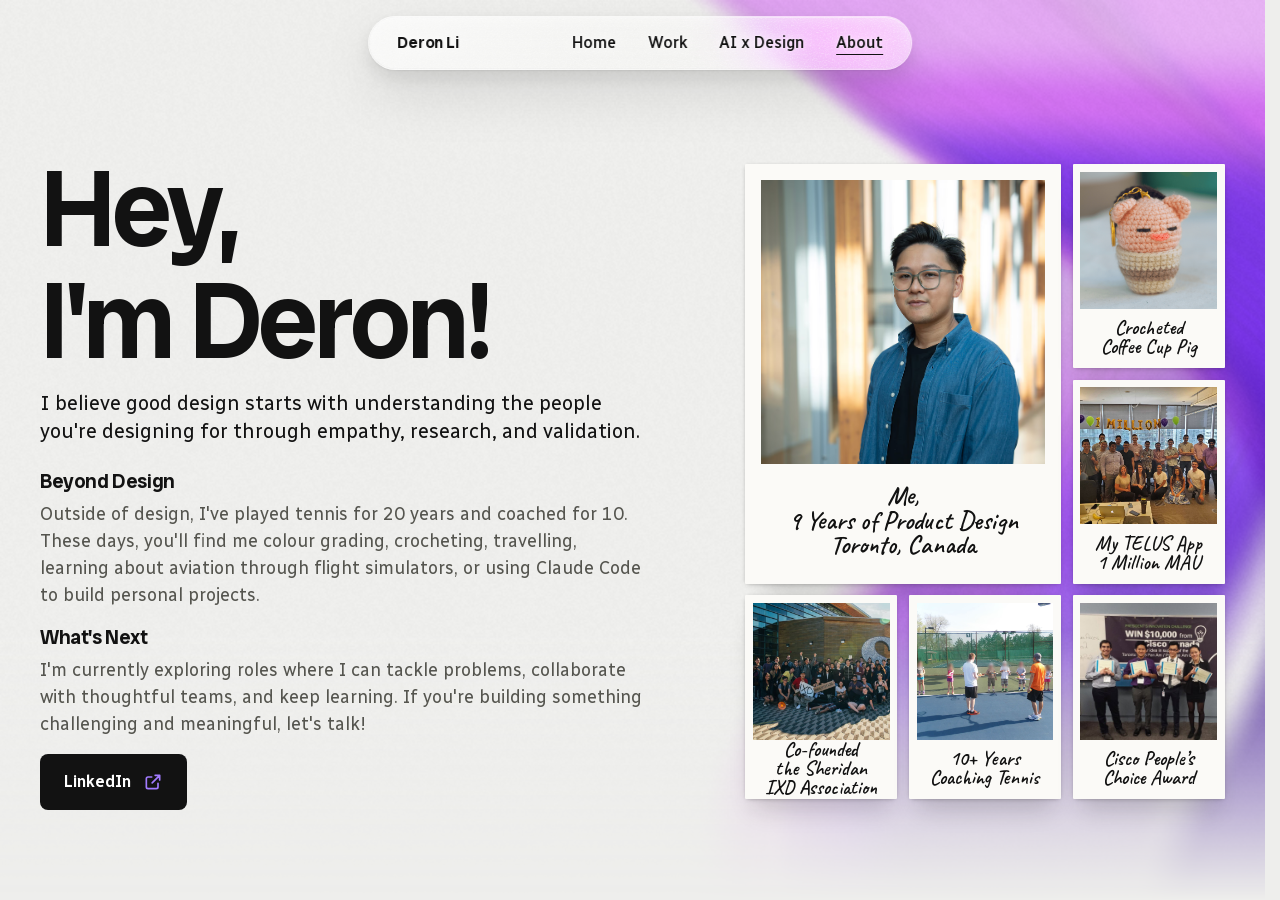
<file: about.html>
<!DOCTYPE html>
<html lang="en">
<head>
  <meta charset="UTF-8" />
  <meta name="viewport" content="width=device-width, initial-scale=1.0" />
  <title>About · Deron Li</title>
  <link rel="preload" href="fonts/radio-canada-big-latin.woff2" as="font" type="font/woff2" crossorigin>
  <link rel="preload" href="fonts/radio-canada-latin.woff2" as="font" type="font/woff2" crossorigin>
  <link rel="stylesheet" href="css/nav-glass.css">
  <link rel="icon" type="image/png" sizes="32x32" href="images/favicon-32x32.png">
  <link rel="icon" type="image/png" sizes="16x16" href="images/favicon-16x16.png">
  <link rel="shortcut icon" href="images/favicon.ico">
  <!-- Google tag (gtag.js) -->
  <script async src="https://www.googletagmanager.com/gtag/js?id=G-8R2R3N4KR2"></script>
  <script>
    window.dataLayer = window.dataLayer || [];
    function gtag(){dataLayer.push(arguments);}
    gtag('js', new Date());
    gtag('config', 'G-8R2R3N4KR2');
  </script>
  <script>document.documentElement.classList.add('js');</script>
  <style>
    /* ════════════════════════════════════════════════════
       ABOUT
       One screen. His words on the left, a tidy grid of Polaroids on the right, his own print
       the largest. Point at a print (or tap it) and it lifts off the page toward you.
       His copy is plain body text. The wall is driven only by its own prints.
       Tokens are the homepage's (index.html :root). New tokens are marked NEW.
       Every print holds a real image. The five small ones are stand-ins he can swap.
       ════════════════════════════════════════════════════ */
    :root {
      --font-marker: 'Caveat', 'Marker Felt', 'Comic Sans MS', cursive;   /* Polaroid captions only */
      --ground: #EEEEEC;
      --sheet: #FFFFFF;
      --well: #E2E2DF;
      --ink: #121212;
      --body: #55554F;
      --line: #D4D4D0;
      --night-body: #A3A39D;
      --accent: #4D00C0; --accent-night: #A27BFF;
      --g1: #2E0091; --g2: #5B0FE0; --g3: #C24BEA; --g4: #F3D7F5;   /* the ribbon's four colours, light to deep (index.html) */

      --font-display: 'Radio Canada Big', 'Helvetica Neue', Arial, sans-serif;
      --font-text: 'Radio Canada', 'Helvetica Neue', Arial, sans-serif;
      --t-label: 16px;
      --t-body: 18px;
      --t-lead: 24px;
      --t-title: 32px;
      --t-head: clamp(36px, 4.4vw, 64px);
      --t-display: clamp(44px, 8.4vw, 120px);   /* the homepage display size */

      /* NEW spacing (Deron, 2026-11-22: tighten About, and make the spacing reusable).
         A base scale, then role tokens that say what each gap is for. Rules use the role tokens,
         and screen sizes change the role tokens, not the rules. To move into the shared token file. */
      --space-1: 4px;  --space-2: 8px;  --space-3: 12px; --space-4: 16px;
      --space-5: 24px; --space-6: 32px; --space-7: 48px; --space-8: 64px;
      --gap-label: var(--space-3);     /* a title to its meta line */
      --gap-text: var(--space-4);      /* a title or meta to its first paragraph */
      --gap-heading: var(--space-2);   /* an item title to its description */
      --gap-item: var(--space-5);      /* between items in a group, and before the actions */
      --gap-group: var(--space-6);     /* between groups inside a section */
      --gap-section: var(--space-8);   /* between sections (stacked layouts: the copy and the photo wall) */

      --max: 1360px;
      --gutter: 40px;
      --gap: 24px;
      --nav-h: 64px;
      --r: 8px;
      --print: #FBFAF7;                         /* NEW: the Polaroid's paper, a clean, slightly warm white */
      /* NEW: the prints' contact shading, asked for by Deron for the Polaroids (an exception to the
         no-shadow rule). Two layers under each print, like the tool stickers on AI x Design:
         a tight contact shadow where the paper meets the page, and a soft cast shadow that falls
         further and spreads as the print lifts. */
      --print-contact: rgb(18 18 18 / 0.30);
      --print-cast: rgb(18 18 18 / 0.34);
      --print-lift: 10px;                       /* NEW: how far a print rises toward the viewer when lifted */
      --print-tilt: 12deg;                      /* NEW: the most a small print tips toward the pointer (7deg for his), set in the script */
      --print-depth: 22px;                      /* NEW: a lifted small print's thickness (it is 0 flat on the page) */
      --print-depth-main: 34px;                 /* NEW: the same for his larger print */
      --print-edge-lit: #E2DFD6;                /* NEW: the print's edge facing the light (top and left) */
      --print-edge-shade: #C2BEB3;              /* NEW: the edge turned away from it (bottom and right) */

      --out: cubic-bezier(0.16, 1, 0.3, 1);
      --soft: cubic-bezier(0.4, 0, 0.2, 1);
      --drum: cubic-bezier(0.7, 0, 0.2, 1);
    }

    *, *::before, *::after { box-sizing: border-box; }
    html { background: var(--ground); -webkit-text-size-adjust: 100%; scroll-behavior: smooth; }
    body { margin: 0; background: var(--ground); color: var(--body); font-family: var(--font-text); font-size: var(--t-body); line-height: 1.5; overflow-x: clip; }
    h1, h2, p, ul, figure { margin: 0; padding: 0; }
    h1, h2 { font-size: inherit; font-weight: inherit; }
    ul { list-style: none; }
    a { color: inherit; text-decoration: none; }
    button { font: inherit; color: inherit; background: none; border: 0; padding: 0; cursor: pointer; }
    img, svg, video { display: block; }
    .sr-only { position: absolute; width: 1px; height: 1px; overflow: hidden; clip: rect(0 0 0 0); white-space: nowrap; }
    :focus-visible { outline: 2px solid var(--ink); outline-offset: 4px; border-radius: 4px; }

    .wrap { width: min(var(--max), calc(100% - var(--gutter) * 2)); margin: 0 auto; }
    .grid { display: grid; grid-template-columns: repeat(12, minmax(0, 1fr)); column-gap: var(--gap); }
    .arrow { width: 20px; height: 20px; flex: none; transition: transform 0.4s var(--out); }

    /* ════════ TEXT STYLES (role names, for the coming styleguide) ════════ */
    .t-display { color: var(--ink); font-family: var(--font-display); font-size: var(--t-display); font-weight: 600; line-height: 1.04; letter-spacing: -0.04em; }
    .t-head { color: var(--ink); font-family: var(--font-display); font-size: var(--t-head); font-weight: 600; line-height: 1.05; letter-spacing: -0.035em; text-wrap: balance; }
    .t-sub { color: var(--ink); font-family: var(--font-display); font-size: var(--t-lead); font-weight: 600; line-height: 1.2; letter-spacing: -0.02em; }
    .t-lead { font-size: var(--t-lead); line-height: 1.4; text-wrap: pretty; }
    .t-body { font-size: var(--t-body); line-height: 1.5; text-wrap: pretty; }
    .label { font-family: var(--font-text); font-size: var(--t-label); font-weight: 500; line-height: 1.5; }

    /* ════════ REVEAL (the homepage's rv-t) ════════ */
    .js .rv-t { opacity: 0; transform: translateY(20px); }
    .js .rv-t.in { opacity: 1; transform: none; transition: opacity 1.1s var(--soft) var(--d, 0ms), transform 1.1s var(--out) var(--d, 0ms); }

    /* ════════ THE PAGE: one screen ════════ */
    .about { min-height: 100svh; padding: calc(var(--nav-h) + 40px) 0 48px; display: flex; align-items: center; }
    .about-in { position: relative; z-index: 1; align-items: center; }

    /* ════════ RIBBON: the homepage's silk scarves behind the page (js/ribbon.js) ════════
       Fills the page behind the copy and the wall, and fades into the ground at the foot. */
    .about { position: relative; }
    .about-bg { position: absolute; inset: 0; z-index: 0; width: 100%; height: 100%; pointer-events: none;
      -webkit-mask-image: linear-gradient(to bottom, #000 70%, transparent); mask-image: linear-gradient(to bottom, #000 70%, transparent); }
    /* stacked: a band behind the wall (placed by the script below), soft at its top and foot */
    .about-bg.is-band { bottom: auto; -webkit-mask-image: linear-gradient(to bottom, transparent, #000 22%, #000 78%, transparent); mask-image: linear-gradient(to bottom, transparent, #000 22%, #000 78%, transparent); }
    .words { grid-column: 1 / 8; padding-right: 72px; }   /* room between the copy and the wall */

    /* the greeting rolls up from its baseline, as the homepage role line does */
    .hello { overflow: hidden; padding-bottom: 0.12em; margin-bottom: -0.12em; }
    .hello > span { display: block; }
    /* when the title needs two lines it breaks as "Hey," over "I'm Deron!", never inside "I'm Deron!" */
    .hello .ln { display: inline-block; white-space: nowrap; }
    .js .hello > span { transform: translateY(116%); }
    .js .hello.in > span { transform: none; transition: transform 0.9s var(--drum); }
    .intro { margin-top: var(--gap-text); color: var(--ink); }

    .pair { display: grid; grid-template-columns: 1fr; row-gap: var(--gap-item); margin-top: var(--gap-group); }   /* stacked: Beyond Design, then What's Next */
    .pair h2 { margin-bottom: var(--gap-heading); }
    .actions { display: flex; flex-wrap: wrap; gap: 12px; margin-top: var(--gap-item); }
    .btn { display: inline-flex; align-items: center; gap: 12px; height: 56px; padding: 0 24px; border-radius: var(--r); background: var(--ink); color: var(--sheet); font-weight: 600; transition: background-color 0.3s var(--soft); }
    .btn .arrow { color: var(--accent-night); }
    .btn:hover { background: var(--accent); }
    .btn:hover .arrow { color: var(--sheet); transform: translate(4px, -4px); }
    /* external link icon (opens another site): the box stays put and the arrow nudges out of it on hover */
    .arrow.ext .out { transition: transform 0.3s var(--out); }
    a:hover > .arrow.ext { transform: none; } a:hover > .arrow.ext .out { transform: translate(2px, -2px); }

    /* ════════ THE WALL: six Polaroids on a tidy 3 x 3 grid ════════
       Each print follows the real instant-film format: a square photo, a thin even border on
       three sides (5.1% of the card's width) and a deep chin at the bottom that holds the
       caption. The card is 88 by 118 (the real one is 88 by 107): the chin is deeper so a
       caption can run to three lines in marker (the Sheridan IXD caption needs three). Near-sharp corners, no outline: the edge is the shadow.
       His print is the same format, a 2 x 2 block. The prints sit straight on even gaps.
       A print's cell never moves (it is the hit area). The paper inside it is what lifts.

       Lift, like the AI x Design tool stickers: the script drives five springs per print and
       writes them as variables. --h is the lift (0 resting on the page, 1 lifted), --rx and
       --ry the tilt toward the pointer, --tx and --ty a small drift toward it. Only transform
       and opacity change while a print moves. The size never changes. */
    .side { grid-column: 8 / 13; justify-self: end; width: min(100%, calc((100svh - var(--nav-h) - 112px) * 0.752)); container-type: inline-size; }
    .wall { display: grid; grid-template-columns: repeat(3, minmax(0, 1fr)); gap: 2.4cqw; }
    .print { --h: 0; --rx: 0deg; --ry: 0deg; --tx: 0px; --ty: 0px; --depth: var(--print-depth);
             grid-column: var(--c); grid-row: var(--r); position: relative; z-index: 1; isolation: isolate; display: block; aspect-ratio: 88 / 118; text-align: center; cursor: default; -webkit-tap-highlight-color: transparent;
             perspective: 700px; }
    .print.is-up { z-index: 10; }
    /* the card: a solid print in real 3D. Its face is .print-in, and four side faces (added by the
       script) fold back from its edges, so the thickness you see follows the tilt and the
       perspective. The depth grows with the lift: flat on the page there is no edge at all. */
    .card { position: relative; display: block; height: 100%; pointer-events: none; transform-style: preserve-3d;
            transform: translate3d(var(--tx), calc(var(--ty) - var(--h) * 4px), calc(var(--h) * var(--print-lift))) rotateX(var(--rx)) rotateY(var(--ry)); }
    .edge { position: absolute; display: block; pointer-events: none; }
    .edge.is-l { left: 0; top: 0; bottom: 0; width: var(--depth); background: var(--print-edge-lit); transform-origin: 0 50%; transform: rotateY(90deg) scaleX(var(--h)); }
    .edge.is-r { right: 0; top: 0; bottom: 0; width: var(--depth); background: var(--print-edge-shade); transform-origin: 100% 50%; transform: rotateY(-90deg) scaleX(var(--h)); }
    .edge.is-t { left: 0; right: 0; top: 0; height: var(--depth); background: var(--print-edge-lit); transform-origin: 50% 0; transform: rotateX(-90deg) scaleY(var(--h)); }
    .edge.is-b { left: 0; right: 0; bottom: 0; height: var(--depth); background: var(--print-edge-shade); transform-origin: 50% 100%; transform: rotateX(90deg) scaleY(var(--h)); }
    .print-in { position: relative; display: flex; flex-direction: column; height: 100%; padding: 5.1% 5.1% 0; overflow: hidden; background: var(--print); border-radius: 1px; pointer-events: none; }
    /* the shading under the paper: it stays on the page while the paper rises */
    .print::before, .print::after { content: ''; position: absolute; z-index: -1; pointer-events: none; border-radius: 4px; }
    .print::before { inset: 1px; background: var(--print-contact); filter: blur(2px); transform: translateY(1px); opacity: calc(1 - var(--h) * 0.75); }
    .print::after { inset: 8% 6% 0; background: var(--print-cast); filter: blur(12px);
                    transform: translate(calc(var(--tx) * -0.6), calc(10px + var(--h) * 16px)) scale(calc(1 - var(--h) * 0.04));
                    opacity: calc(0.5 + var(--h) * 0.5); }
    /* a satin sheen that slides across the print as it tips, as on the stickers */
    .print-in::after { content: ''; position: absolute; inset: -20% -60%; pointer-events: none;
                       background: linear-gradient(115deg, rgb(255 255 255 / 0) 40%, rgb(255 255 255 / 0.16) 50%, rgb(255 255 255 / 0) 60%);
                       transform: translateX(calc(var(--ry) * -2.4)); opacity: var(--h); }
    .shot { position: relative; display: block; flex: none; aspect-ratio: 1 / 1; overflow: hidden; background: var(--well); }
    .shot img, .shot video { position: absolute; inset: 0; width: 100%; height: 100%; object-fit: cover; }
    /* captions are hand-written, as on a real Polaroid (Caveat, SIL Open Font Licence, self-hosted) */
    @font-face { font-family: 'Caveat'; font-weight: 400 700; font-display: swap; src: url(fonts/caveat-latin.woff2) format('woff2'); }
    .cap { display: flex; align-items: center; justify-content: center; flex: 1; margin: 0 -2%; padding: 0 0 2%; color: var(--ink); line-height: 1.1; text-align: center; text-wrap: balance; font-family: var(--font-marker); font-weight: 400; letter-spacing: 0; }
    /* his print: the same format, the largest, in a 2 x 2 block */
    .print.is-main { grid-column: 1 / 3; grid-row: 1 / 3; aspect-ratio: auto; }
    .print.is-main { --depth: var(--print-depth-main); perspective: 1400px; }
    .print.is-main .shot img { object-position: 50% 22%; }
    /* his caption: three set lines (name, years, city), each kept whole */
    .cap.is-id { flex-direction: column; } .cap.is-id > span { white-space: nowrap; }
    /* Caveat draws small for its size, so captions run about 30% larger than the text around them */
    .cap { font-size: 1.25em; font-weight: 600 !important; line-height: 0.95 !important; }
    .print.is-main .cap { font-family: var(--font-marker); font-size: calc(var(--t-lead) * 1.3); font-weight: 600; letter-spacing: 0; }

    /* keyboard focus: the print lifts (the script) and gets a ring. Colour is never touched. */
    .print:focus-visible { outline: none; }
    .print:focus-visible .print-in { outline: 2px solid var(--ink); outline-offset: -2px; }

    /* arrival: the prints are laid down one by one, his first */
    .js .wall:not(.in) .print { opacity: 0; transform: translateY(24px); }
    .wall.in:not(.is-live) .print { transition: transform 0.9s var(--out) calc(var(--i) * 70ms + 200ms), opacity 0.4s var(--soft) calc(var(--i) * 70ms + 200ms); }

    /* ════════ RESPONSIVE ════════ */
    /* a laptop screen (940px tall or less): tighter space so the page still reads as one screen */
    @media (min-width: 1025px) and (max-height: 940px) {
      :root { --t-lead: 20px; --gap-text: var(--space-3); --gap-item: var(--space-4); --gap-group: var(--space-5); }
      .about { padding: calc(var(--nav-h) + 12px) 0 12px; }
      .side { width: min(100%, calc((100svh - var(--nav-h) - 80px) * 0.752)); }
    }
    @media (max-width: 1024px) {
      :root { --gutter: 32px; --t-title: 24px; }
      .about { display: block; min-height: 0; padding: calc(var(--nav-h) + 32px) 0 72px; }
      .about-in { display: flex; flex-direction: column; align-items: stretch; }
      .words { display: contents; }
      .hello { order: 1; } .intro { order: 3; }
      .side { order: 4; width: min(100%, 560px); margin: var(--gap-section) auto 0; }
      .pair { order: 5; margin-top: var(--gap-section); }
    }
    @media (max-width: 768px) {
      .btn { display: flex; justify-content: center; width: 100%; }   /* CTAs full width on phones (Deron, 2026-11-23) */
      :root { --gutter: 16px; --gap: 16px; --t-lead: 20px; --nav-h: 56px; --gap-label: var(--space-2); --gap-section: var(--space-7); }
      body { font-size: 16px; }
      .t-body { font-size: 16px; }
      .about { padding: calc(var(--nav-h) + 24px) 0 56px; }
      .side { width: 100%; margin: var(--gap-section) 0 0; }
      .wall { font-size: 12px; line-height: 1.25; gap: 2cqw; }
      .print.is-main .cap { font-size: 21px; }
      .cap { margin: 0; white-space: normal; text-align: center; line-height: 1.05; }   /* marker is wider than the text face: a long caption wraps to two lines in the small chin */
    }
    @media (prefers-reduced-motion: reduce) {
      html { scroll-behavior: auto; }
      *, *::before, *::after { animation: none !important; transition: none !important; }
      .js .rv-t, .js .hello > span { opacity: 1; transform: none; }
      /* no tilt and no travel: a lifted print only casts the longer shadow (the script sets --h, nothing else) */
      .js .wall:not(.in) .print { opacity: 1; transform: none; }
    }
  </style>
</head>
<body id="top">

<nav class="pill pill-nav" aria-label="Main">
  <a class="pill-logo" href="index.html">Deron Li</a>
  <div class="pill-links"><a href="index.html">Home</a><a href="index.html#work">Work</a><a href="ai-design.html">AI x Design</a><a href="about.html" aria-current="page">About</a></div>
</nav>

<main class="about">
  <canvas class="about-bg" aria-hidden="true"></canvas>
  <div class="wrap grid about-in">

    <div class="words">
      <h1 class="hello t-display"><span><span class="ln">Hey,</span> <span class="ln">I'm Deron!</span></span></h1>

      <!-- Deron's copy, verbatim -->
      <p class="intro t-lead rv-t" style="--d: 200ms">I believe good design starts with understanding the people you're designing for through empathy, research, and validation.</p>

      <div class="pair">
        <section class="rv-t" style="--d: 380ms" aria-labelledby="beyond-title">
          <h2 class="t-sub" id="beyond-title">Beyond Design</h2>
          <!-- Deron's copy, verbatim, plain body text -->
          <p class="t-body">Outside of design, I've played tennis for 20 years and coached for 10. These days, you'll find me colour grading, crocheting, travelling, learning about aviation through flight simulators, or using Claude Code to build personal projects.</p>
        </section>

        <section class="rv-t" style="--d: 460ms" aria-labelledby="next-title">
          <h2 class="t-sub" id="next-title">What's Next</h2>
          <!-- Deron's copy, verbatim -->
          <p class="t-body">I'm currently exploring roles where I can tackle problems, collaborate with thoughtful teams, and keep learning. If you're building something challenging and meaningful, let's talk!</p>
          <div class="actions label">
            <a class="btn" href="https://www.linkedin.com/in/deronli/" target="_blank" rel="noopener">LinkedIn <svg class="arrow ext" viewBox="0 0 24 24" fill="none" stroke="currentColor" stroke-width="2" stroke-linecap="round" stroke-linejoin="round" aria-hidden="true"><path d="M18 13.5V18a2 2 0 0 1-2 2H6a2 2 0 0 1-2-2V8a2 2 0 0 1 2-2h4.5"/><path class="out" d="M14.5 4H20v5.5M20 4l-9 9"/></svg></a>
          </div>
        </section>
      </div>
    </div>

    <!-- The wall: a 3 x 3 grid. --c and --r are a print's column and row, --i is its turn to arrive.
         The five small prints are stand-ins from the repo, to swap for his own photos and clips. -->
    <div class="side">
      <div class="wall label" role="group" aria-label="Photo wall. Point at a print, tap it or tab to it to enlarge it.">
        <figure class="print is-main" style="--i: 0">
          <span class="print-in"><span class="shot"><img src="images/about/deron.avif" alt="Deron Li, smiling, in a denim shirt" /></span><span class="cap is-id"><span>Me,</span> <span>9 Years of Product Design</span> <span>Toronto, Canada</span></span></span>
        </figure>

        <button type="button" class="print" style="--c: 3; --r: 1; --i: 1" aria-label="Crocheted Coffee Cup Pig: a crocheted pig keychain sitting in a striped cup.">
          <span class="print-in"><span class="shot"><img src="images/about/pigcrochet.png" alt="" /></span><span class="cap">Crocheted Coffee Cup Pig</span></span>
        </button>
        <button type="button" class="print" style="--c: 3; --r: 2; --i: 2" aria-label="My Telus App 1 Million MAU: the team celebrating under 1 Million balloons in the office.">
          <span class="print-in"><span class="shot"><img src="images/about/my-telus-1-million.jpg" alt="" /></span><span class="cap">My TELUS App<br />1 Million MAU</span></span>
        </button>
        <button type="button" class="print" style="--c: 1; --r: 3; --i: 3" aria-label="IXD Association Cofounder: the Sheridan interaction design class in a group photo outside the campus building.">
          <span class="print-in"><span class="shot"><img src="images/about/ixd-orientation.jpg" alt="" /></span><span class="cap">Co-founded the Sheridan IXD Association</span></span>
        </button>
        <button type="button" class="print" style="--c: 2; --r: 3; --i: 4" aria-label="Tennis Coach: two coaches leading a junior tennis class on a court.">
          <span class="print-in"><span class="shot"><img src="images/about/tennis-coaching.jpg" alt="" /></span><span class="cap">10+ Years Coaching Tennis</span></span>
        </button>
        <button type="button" class="print" style="--c: 3; --r: 3; --i: 5" aria-label="Cisco People's Choice Award: four teammates holding certificates at the President's Innovation Challenge.">
          <span class="print-in"><span class="shot"><img src="images/about/cisco-challenge.jpg" alt="" /></span><span class="cap">Cisco People’s Choice Award</span></span>
        </button>
      </div>
    </div>

  </div>
</main>


<script>
(() => {
  const reduce = matchMedia('(prefers-reduced-motion: reduce)').matches;
  const fine = matchMedia('(hover: hover) and (pointer: fine)').matches;
  const $ = (s, r = document) => r.querySelector(s);
  const $$ = (s, r = document) => [...r.querySelectorAll(s)];

  /* ── Arrival: the greeting rolls up, the words follow, the prints land ── */
  const io = new IntersectionObserver((es) => es.forEach((e) => { if (e.isIntersecting) { e.target.classList.add('in'); io.unobserve(e.target); } }));
  $$('.rv-t, .hello').forEach((el) => io.observe(el));

  /* ── The wall: prints that lift like the AI x Design tool stickers ──
     Each print has five springs: h (the lift), rx and ry (the tilt), tx and ty (a small drift).
     Pointer over a print: it lifts, and tips and drifts toward the cursor (the edge nearest the
     cursor dips, as if pressed). Tap or keyboard focus: it lifts and holds a slight tip.
     The loop runs only while a spring is moving: no frames when the wall is still. */
  const wall = $('.wall'), all = $$('.print', wall);
  /* build each print as a solid card: the face plus four side faces that fold back from its edges */
  all.forEach((el) => {
    const face = $('.print-in', el), card = document.createElement('span');
    card.className = 'card';
    el.insertBefore(card, face); card.append(face);
    ['l', 'r', 't', 'b'].forEach((k) => { const e = document.createElement('span'); e.className = 'edge is-' + k; e.setAttribute('aria-hidden', 'true'); card.append(e); });
  });
  const SPR ={ h: [150, 15], rx: [140, 18], ry: [140, 18], tx: [140, 18], ty: [140, 18] };   /* stiffness, damping: the stickers' values */
  const tiles = all.map((el) => {
    const main = el.classList.contains('is-main');
    const s = {}; for (const k in SPR) s[k] = { x: 0, v: 0, t: 0 };
    return { el, main, s, tilt: main ? 7 : 12, drift: main ? 3 : 4, over: false };
  });
  let held = null, running = false, last = 0;
  const frames = { n: 0, ms: 0 };
  window.__wallStats = frames;                                 /* frame cost, read by the QA script */

  const write = (t) => {
    const s = t.s, st = t.el.style;
    st.setProperty('--h', s.h.x.toFixed(3));
    st.setProperty('--rx', s.rx.x.toFixed(2) + 'deg'); st.setProperty('--ry', s.ry.x.toFixed(2) + 'deg');
    st.setProperty('--tx', s.tx.x.toFixed(2) + 'px'); st.setProperty('--ty', s.ty.x.toFixed(2) + 'px');
    t.el.classList.toggle('is-up', s.h.x > 0.05);
  };
  const step = (now) => {
    const t0 = performance.now();
    const dt = Math.min(1 / 30, Math.max(0, (now - last) / 1000)); last = now;
    let busy = false;
    for (const t of tiles) {
      let moved = false;
      for (const k in SPR) {
        const s = t.s[k], [K, C] = SPR[k];
        s.v += (K * (s.t - s.x) - C * s.v) * dt; s.x += s.v * dt;
        if (k === 'h' && s.x < 0) { s.x = 0; s.v = 0; }       /* paper can't sink into the page */
        if (Math.abs(s.v) > 1e-3 || Math.abs(s.t - s.x) > 1e-3) { busy = moved = true; } else if (s.x !== s.t) { s.x = s.t; s.v = 0; moved = true; }
      }
      if (moved) write(t);
    }
    frames.ms += performance.now() - t0; frames.n++;
    if (busy) requestAnimationFrame(step); else running = false;
  };
  const kick = () => { if (running) return; running = true; last = performance.now(); requestAnimationFrame(step); };
  const aim = (t, lift, x = 0, y = 0) => {                     /* x, y: the cursor from the centre, -0.5 to 0.5 */
    const s = t.s;
    s.h.t = lift ? 1 : 0;
    if (reduce) { for (const k in SPR) { s[k].t = k === 'h' ? s.h.t : 0; s[k].x = s[k].t; s[k].v = 0; } write(t); return; }
    s.ry.t = x * 2 * t.tilt; s.rx.t = -y * 2 * t.tilt;            /* the edge nearest the cursor dips */
    s.tx.t = x * 2 * t.drift; s.ty.t = y * 2 * t.drift;           /* and the print drifts a few px toward it */
    kick();
  };
  const settle = () => {
    for (const t of tiles) {
      const keyed = t.el.matches(':focus-visible');
      if (t.over) continue;                                        /* the pointer is driving this one */
      if (held === t || keyed) aim(t, true, 0.18, -0.12); else aim(t, false);
    }
    $$('video', wall).forEach((v) => { const t = tiles.find((x) => x.el.contains(v)); (t.s.h.t > 0 && !reduce) ? v.play().catch(() => {}) : v.pause(); });
  };
  tiles.forEach((t) => {
    if (fine) {
      t.el.addEventListener('pointerenter', () => { t.over = true; });
      t.el.addEventListener('pointermove', (e) => {
        const r = t.el.getBoundingClientRect();
        const x = Math.max(-0.5, Math.min(0.5, (e.clientX - r.left) / r.width - 0.5)), y = Math.max(-0.5, Math.min(0.5, (e.clientY - r.top) / r.height - 0.5));
        t.over = true; aim(t, true, x, y);
      });
      t.el.addEventListener('pointerleave', () => { t.over = false; settle(); });
    }
    t.el.addEventListener('focus', settle); t.el.addEventListener('blur', settle);
    /* touch (and a click from the keyboard): tap to lift, tap again or anywhere else to set it down */
    t.el.addEventListener('click', (e) => { e.stopPropagation(); if (fine && e.detail) return; held = held === t ? null : t; settle(); t.el.setAttribute && t.el.tagName === 'BUTTON' && t.el.setAttribute('aria-pressed', held === t ? 'true' : 'false'); });
  });
  document.addEventListener('click', () => { if (held) { const was = held; held = null; settle(); was.el.tagName === 'BUTTON' && was.el.setAttribute('aria-pressed', 'false'); } });
  document.addEventListener('keydown', (e) => { if (e.key === 'Escape') { held = null; if (all.includes(document.activeElement)) document.activeElement.blur(); settle(); } });

  requestAnimationFrame(() => requestAnimationFrame(() => {
    wall.classList.add('in');
    setTimeout(() => wall.classList.add('is-live'), reduce ? 0 : 2200);
  }));
})();
</script>
<script src="js/ribbon.js"></script>
<script>
/* The ribbon (js/ribbon.js). On a wide screen it fills the page behind the copy and the wall. Once the page stacks
   (1024px and under) the copy runs full width, so the ribbon only fills the band behind the photo wall, bleeding
   past it a little, and the words above and below stay on the plain ground. */
(() => {
  const about = document.querySelector('.about'), side = document.querySelector('.side'), cv = document.querySelector('.about-bg');
  const place = () => {
    if (innerWidth > 1024) { cv.style.top = cv.style.height = ''; cv.classList.remove('is-band'); return; }
    const a = about.getBoundingClientRect(), r = side.getBoundingClientRect(), pad = Math.round(r.height * 0.1);
    cv.style.top = Math.round(r.top - a.top - pad) + 'px'; cv.style.height = Math.round(r.height + pad * 2) + 'px'; cv.classList.add('is-band');
  };
  if (window.Ribbon) Ribbon.mount(cv, { host: about, phone: () => false, place });
})();
</script>
<script src="js/nav-glass.js"></script>
</body>
</html>
</file>
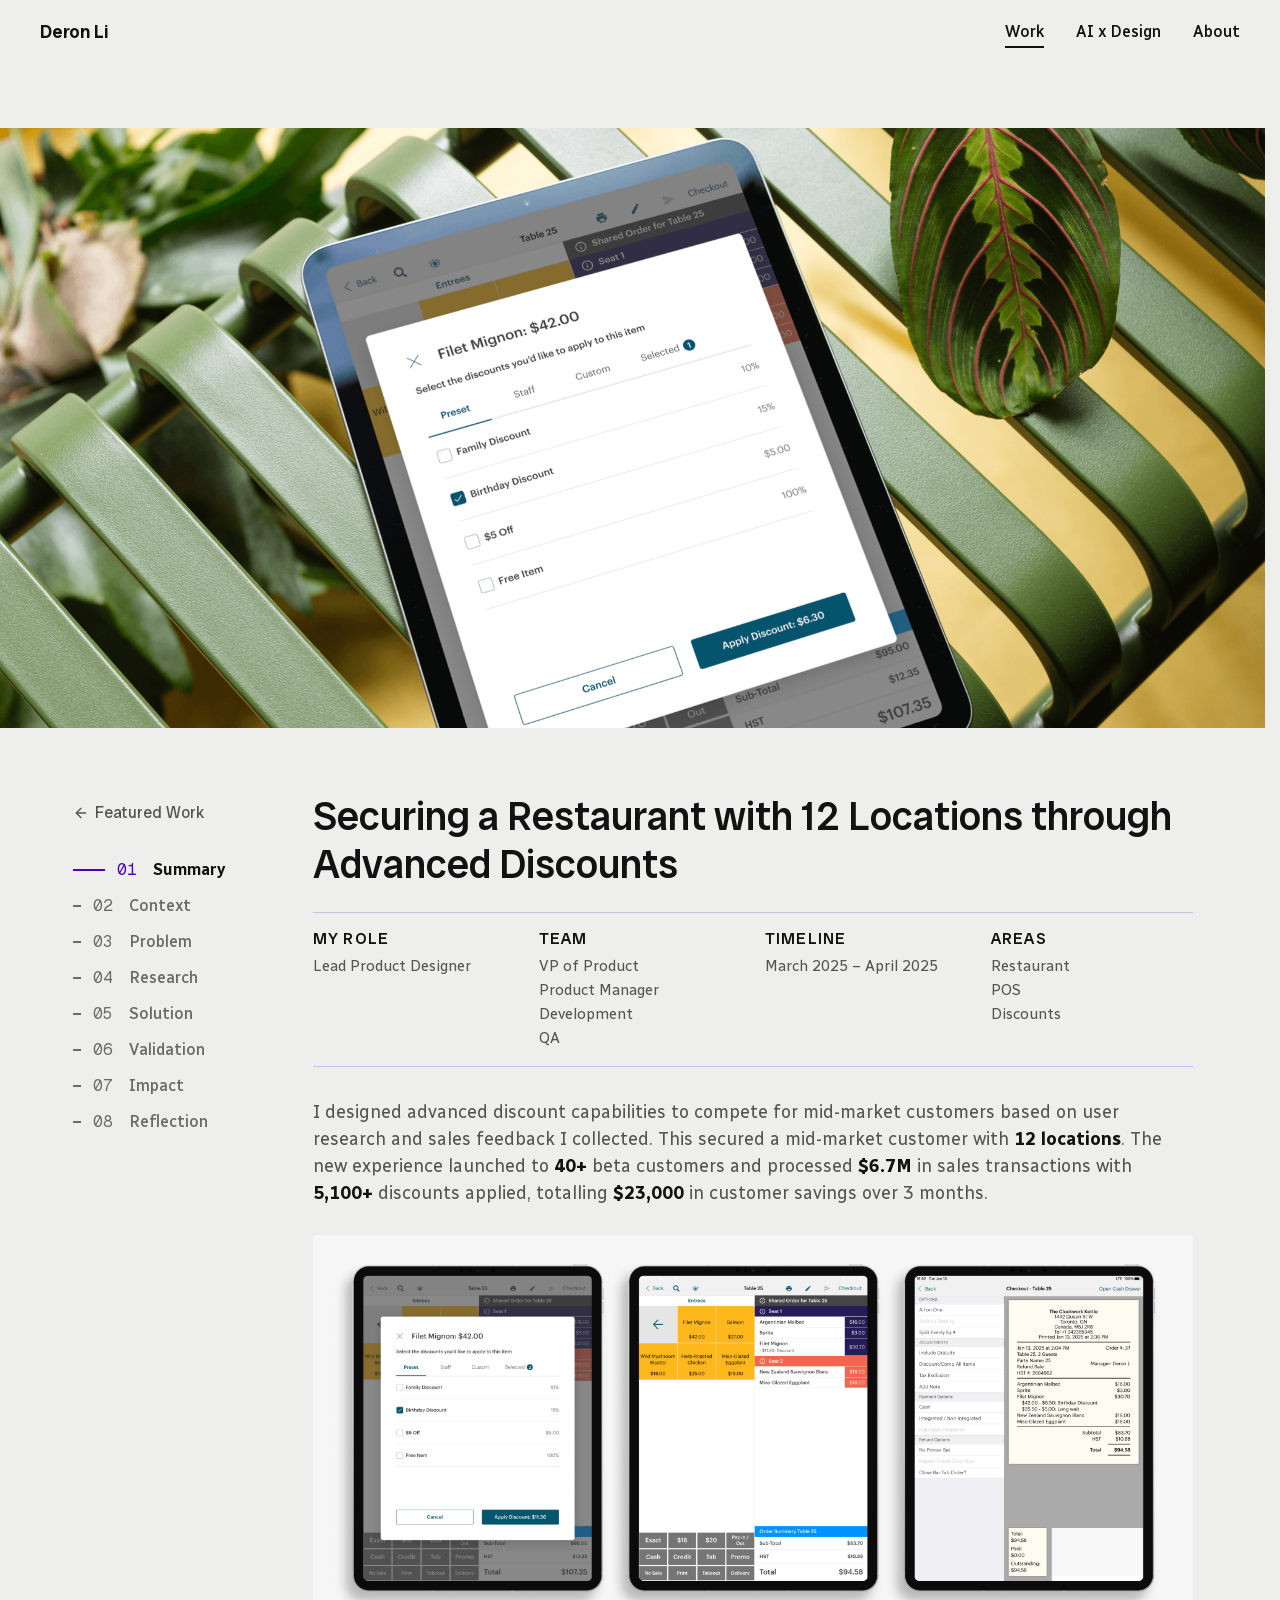
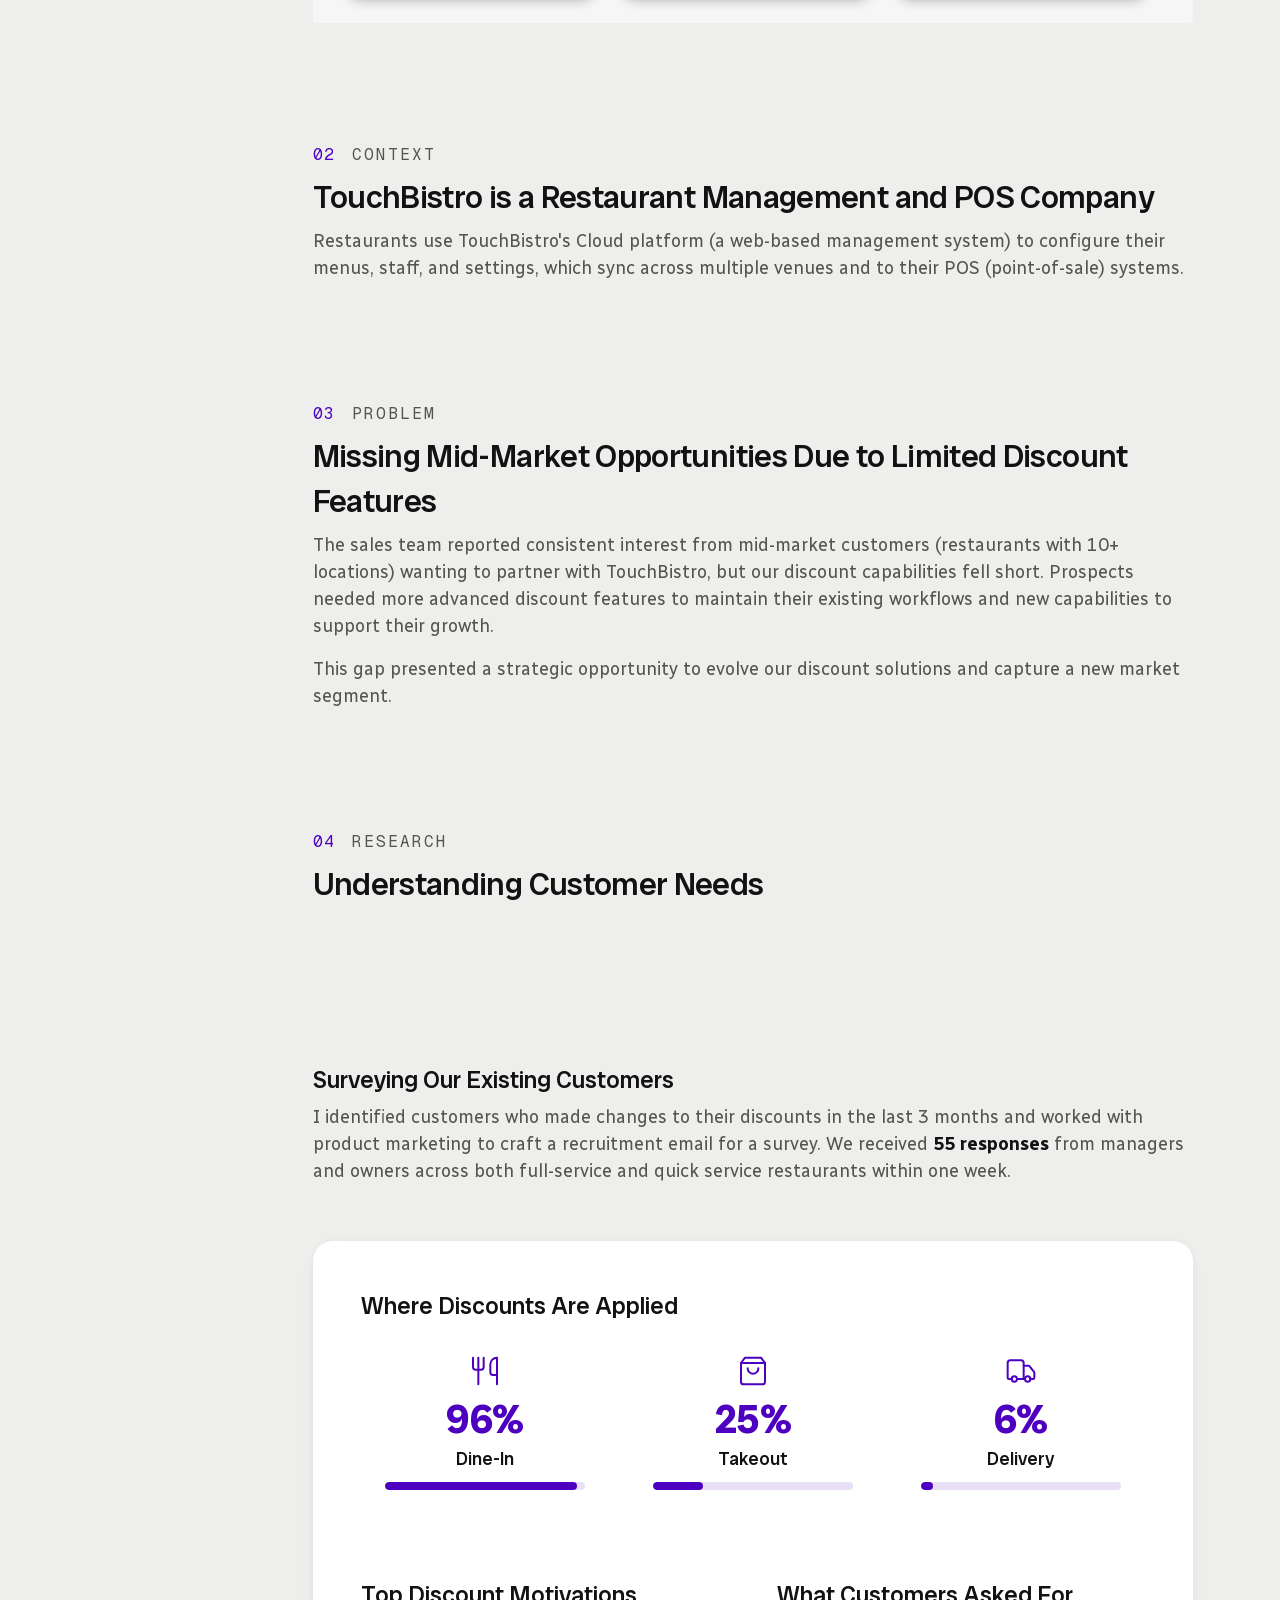
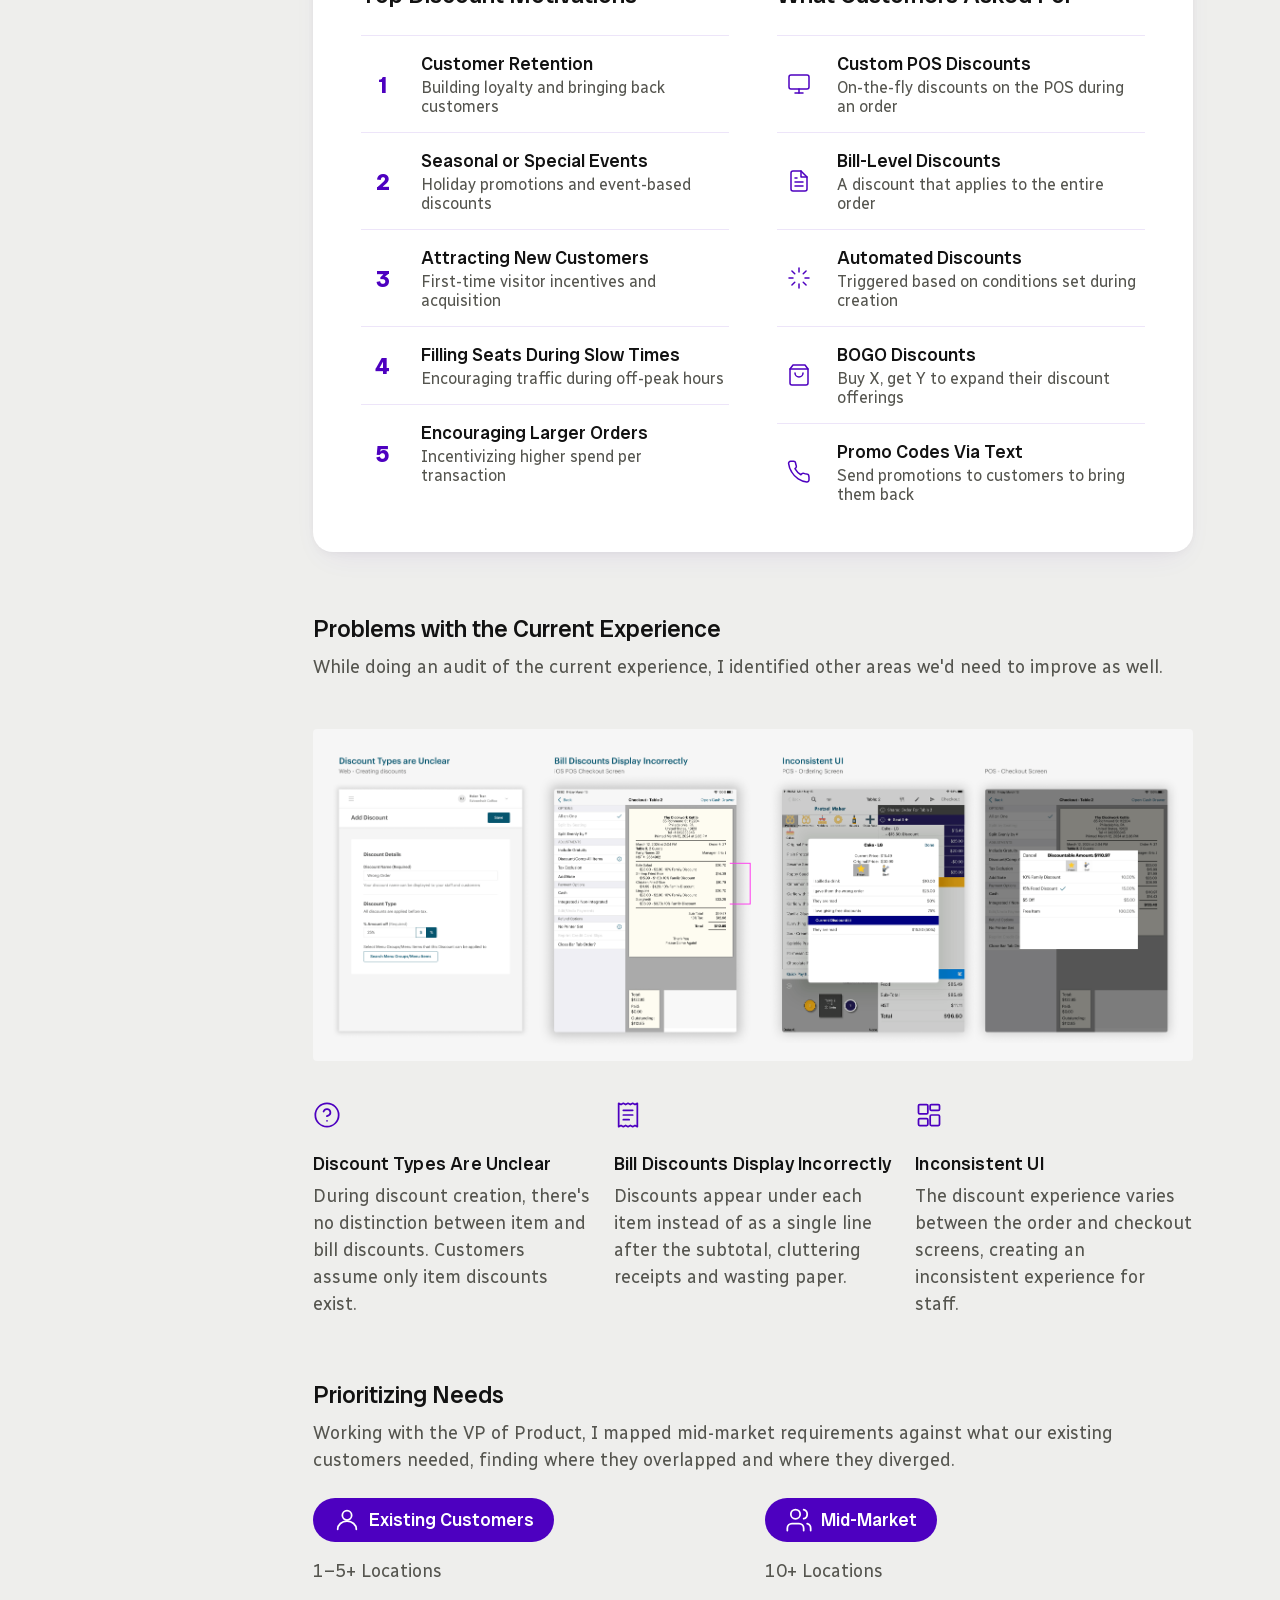
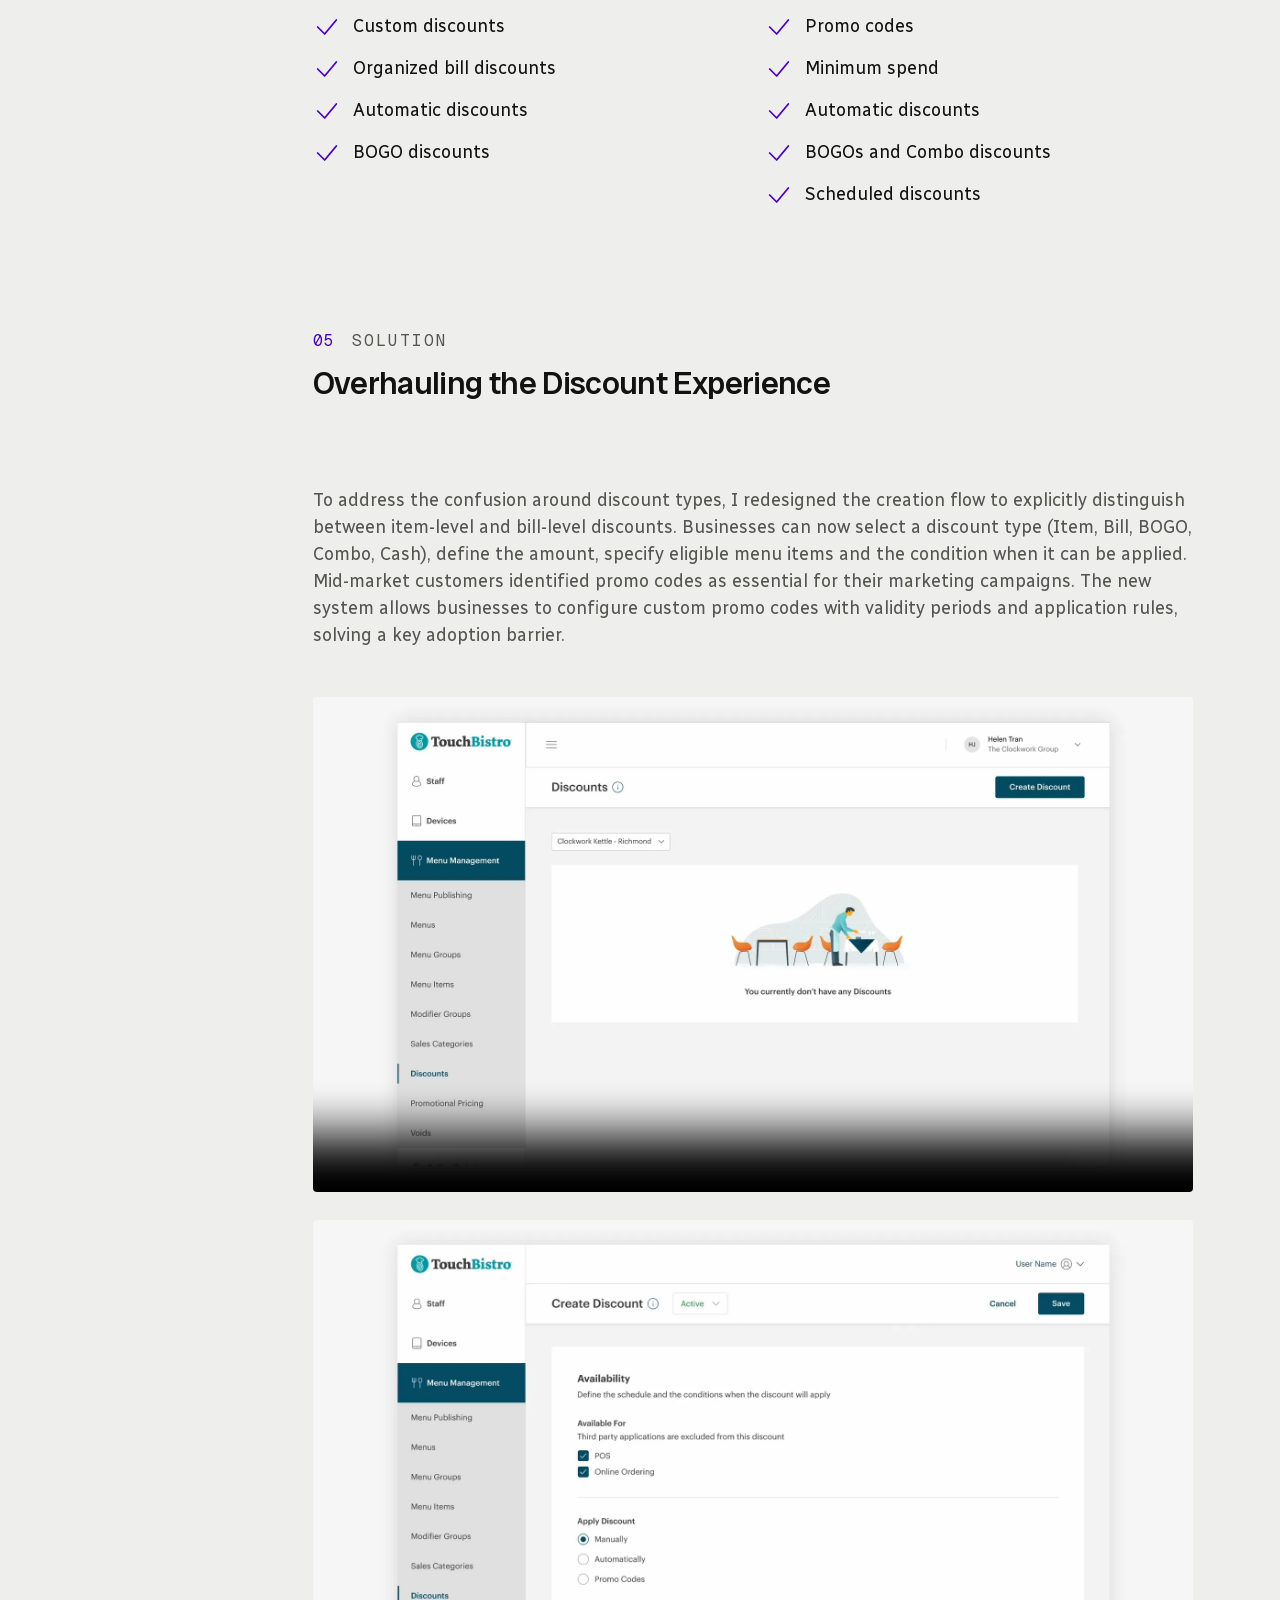
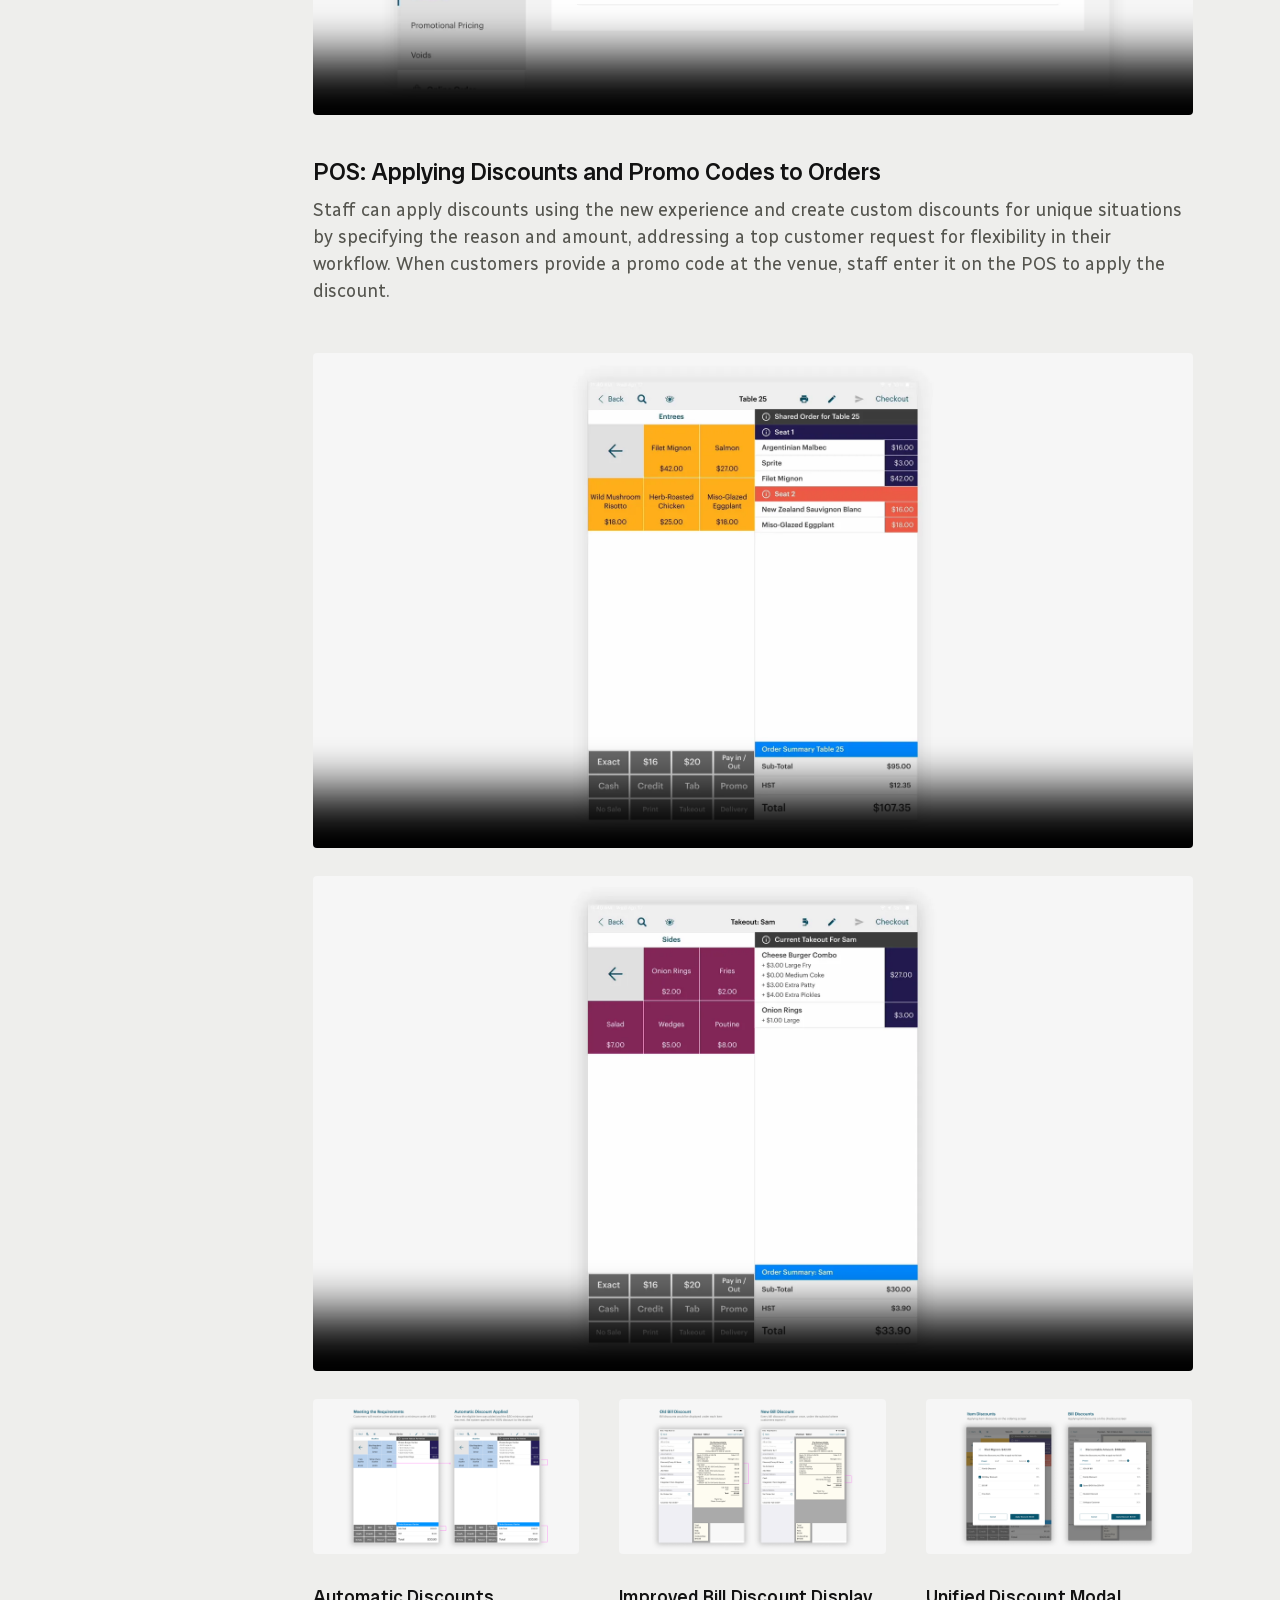
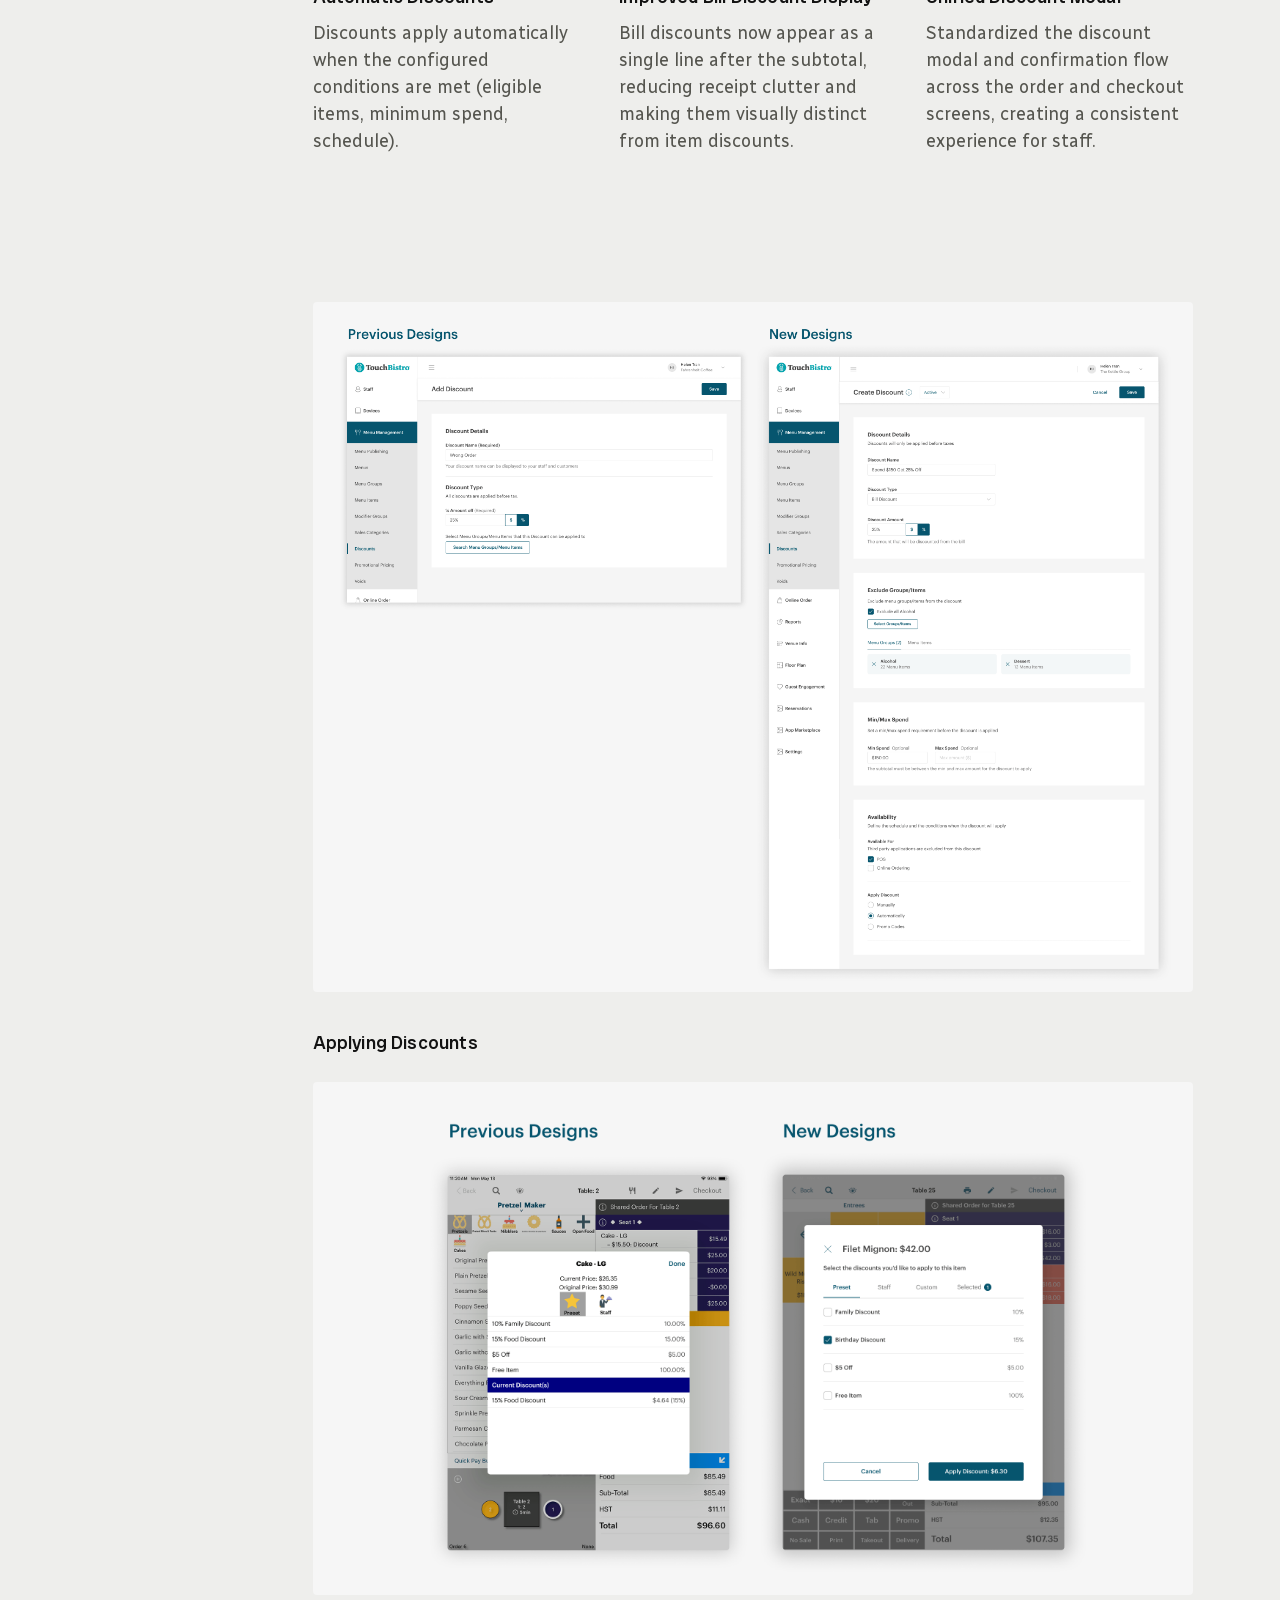
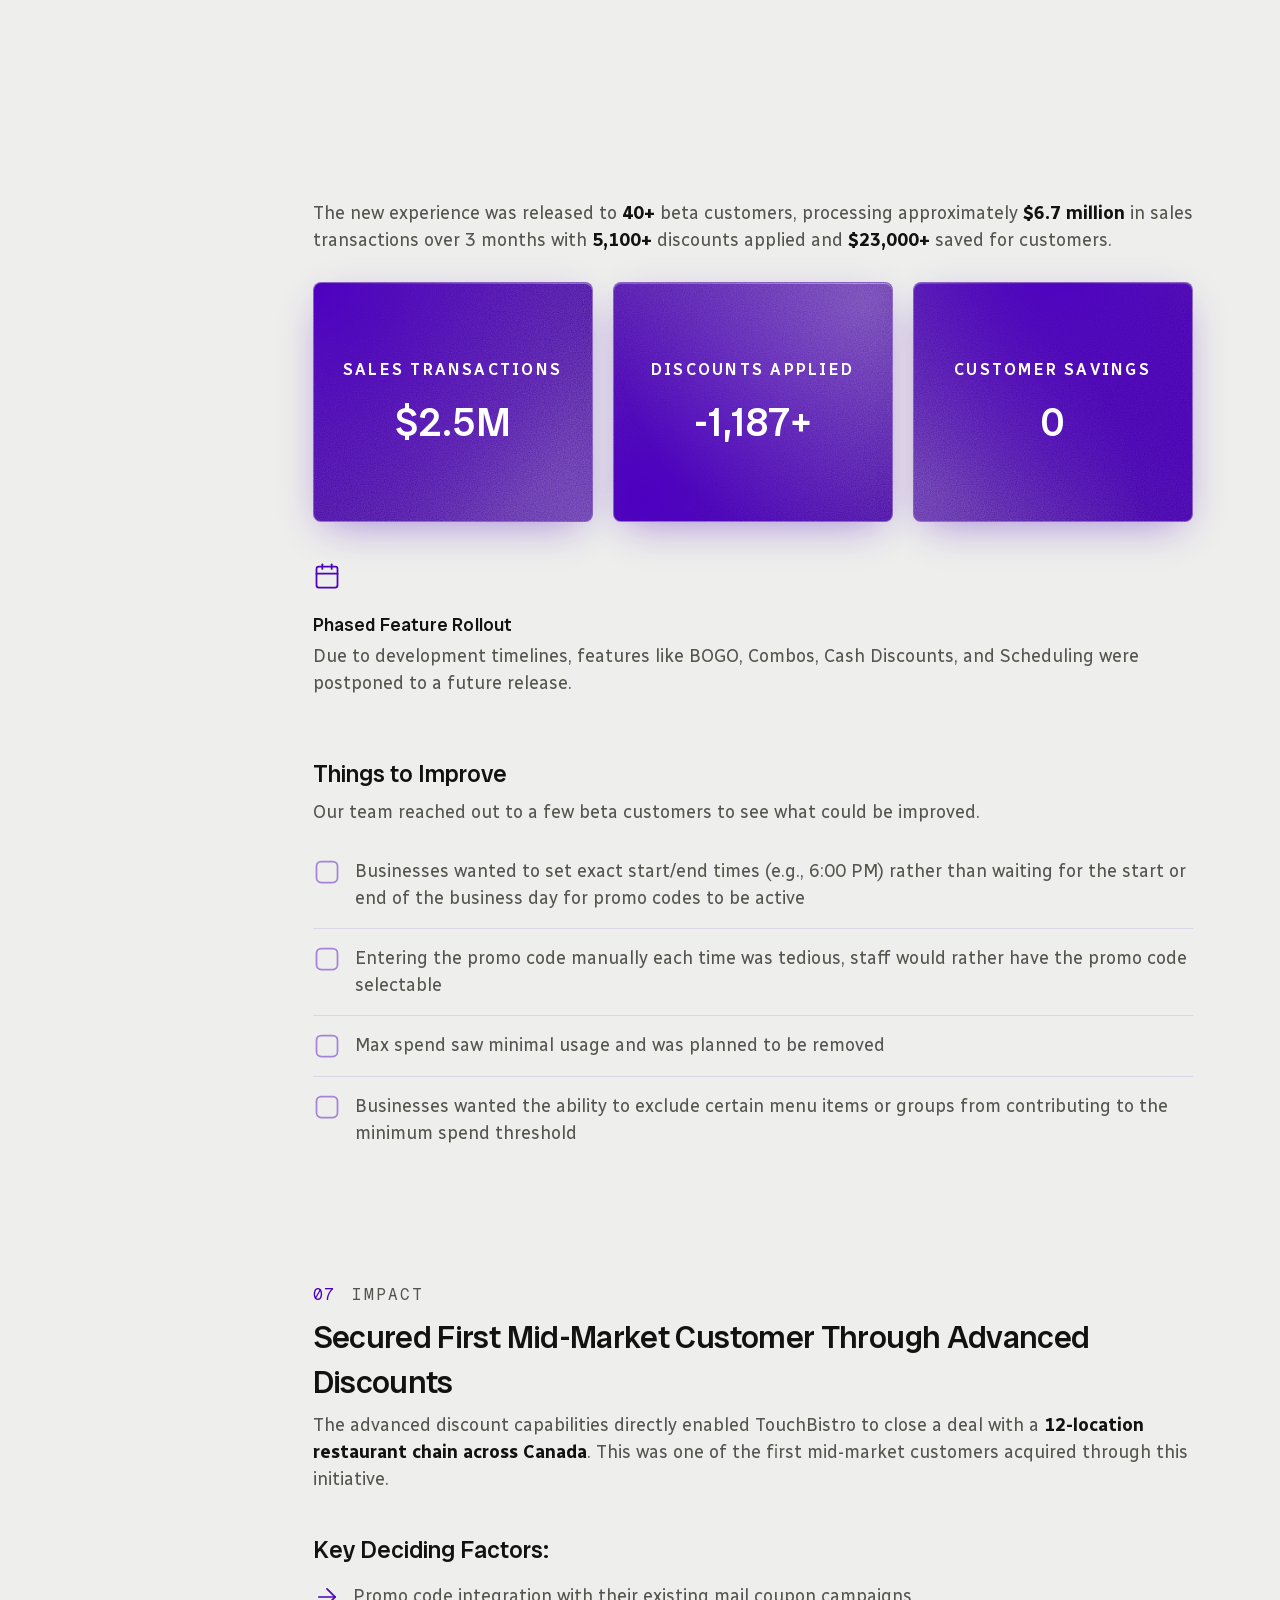
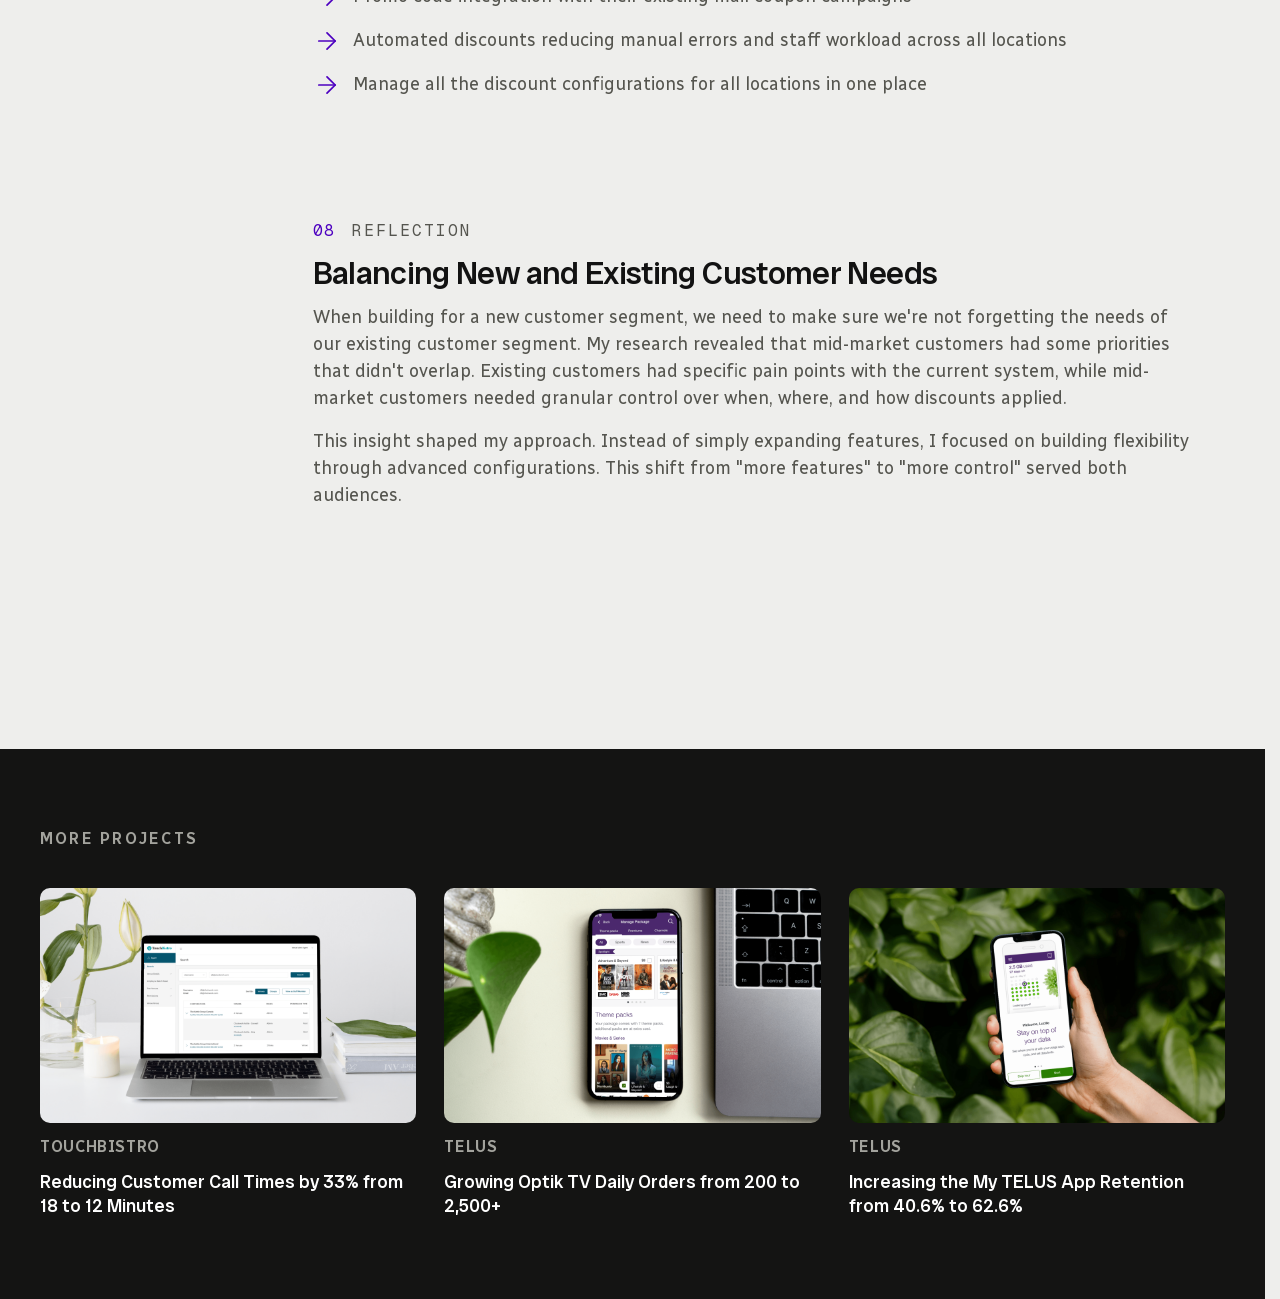
<file: discounts.html>
<!DOCTYPE html>
<html lang="en">
<head>
  <meta charset="UTF-8" />
  <meta name="viewport" content="width=device-width, initial-scale=1.0" />
  <title>TouchBistro — Advanced Discounts · Deron Li</title>
  <link rel="stylesheet" href="css/site.css">
  <link rel="preload" href="fonts/radio-canada-big-latin.woff2" as="font" type="font/woff2" crossorigin>
  <link rel="preload" href="fonts/radio-canada-latin.woff2" as="font" type="font/woff2" crossorigin>
  <link rel="stylesheet" href="css/brand.css">
  <link rel="stylesheet" href="css/case-study-brand.css">
  <link rel="stylesheet" href="css/nav.css">
  <link rel="icon" type="image/png" sizes="32x32" href="images/favicon-32x32.png">
  <link rel="icon" type="image/png" sizes="16x16" href="images/favicon-16x16.png">
  <link rel="shortcut icon" href="images/favicon.ico">
  <!-- Google tag (gtag.js) -->
  <script async src="https://www.googletagmanager.com/gtag/js?id=G-8R2R3N4KR2"></script>
  <script>
    window.dataLayer = window.dataLayer || [];
    function gtag(){dataLayer.push(arguments);}
    gtag('js', new Date());
    gtag('config', 'G-8R2R3N4KR2');
  </script>
  <link rel="stylesheet" href="css/cs-hotfix.css">
</head>
<body>

<nav class="nav" aria-label="Main">
  <div class="wrap nav-in">
    <a class="nav-logo" href="index.html">Deron Li</a>
    <div class="nav-links label"><a href="index.html#work" aria-current="page">Work</a><a href="ai-design.html">AI x Design</a><a href="about.html">About</a></div>
  </div>
</nav>

<div class="cs-page">

  <div class="cs-cover">
    <img src="images/homepage/discounts.png" alt="TouchBistro Advanced Discounts" />
  </div>

  <div class="cs-body">

    <div class="cs-layout">

      <aside class="cs-toc">
        <a class="toc-back" href="index.html#work">
          <svg width="16" height="16" viewBox="0 0 24 24" fill="none" stroke="currentColor" stroke-width="2" stroke-linecap="round" stroke-linejoin="round" aria-hidden="true"><line x1="19" y1="12" x2="5" y2="12"/><polyline points="12 19 5 12 12 5"/></svg>
          Featured Work
        </a>
        <div class="toc-track">
          <ul>
            <li><a class="toc-link" href="#summary"><span class="toc-num">01</span>Summary</a></li>
            <li><a class="toc-link" href="#context"><span class="toc-num">02</span>Context</a></li>
            <li><a class="toc-link" href="#problem"><span class="toc-num">03</span>Problem</a></li>
            <li><a class="toc-link" href="#research"><span class="toc-num">04</span>Research</a></li>
            <li><a class="toc-link" href="#solution"><span class="toc-num">05</span>Solution</a></li>
            <li><a class="toc-link" href="#validation"><span class="toc-num">06</span>Validation</a></li>
            <li><a class="toc-link" href="#impact"><span class="toc-num">07</span>Impact</a></li>
            <li><a class="toc-link" href="#reflection"><span class="toc-num">08</span>Reflection</a></li>
          </ul>
        </div>
      </aside>

      <div class="cs-sections">

        <header class="cs-hero" id="summary">
          <h1 class="cs-title h1">Securing a Restaurant with 12 Locations through Advanced Discounts</h1>
          <div class="cs-meta">
            <div class="cs-meta-item">
              <p>My Role</p>
              <p>Lead Product Designer</p>
            </div>
            <div class="cs-meta-item">
              <p>Team</p>
              <p>VP of Product<br>Product Manager<br>Development<br>QA</p>
            </div>
            <div class="cs-meta-item">
              <p>Timeline</p>
              <p>March 2025 – April 2025</p>
            </div>
            <div class="cs-meta-item">
              <p>Areas</p>
              <p>Restaurant<br>POS<br>Discounts</p>
            </div>
          </div>
          <p class="cs-summary body-lg">I designed advanced discount capabilities to compete for mid-market customers based on user research and sales feedback I collected. This secured a mid-market customer with <strong>12 locations</strong>. The new experience launched to <strong>40+</strong> beta customers and processed <strong>$6.7M</strong> in sales transactions with <strong>5,100+</strong> discounts applied, totalling <strong>$23,000</strong> in customer savings over 3 months.</p>
          <div class="cs-placeholder"><div class="cs-placeholder-inner"><img src="images/discounts/Discount - summary.png" alt="Advanced discounts summary" /></div></div>
        </header>

        <section class="cs-section" id="context">
          <h5>Context</h5>
          <h2 class="h2">TouchBistro is a Restaurant Management and POS Company</h2>
          <p class="body-lg">Restaurants use TouchBistro's Cloud platform (a web-based management system) to configure their menus, staff, and settings, which sync across multiple venues and to their POS (point-of-sale) systems.</p>
        </section>

        <section class="cs-section" id="problem">
          <h5>Problem</h5>
          <h2 class="h2">Missing Mid-Market Opportunities Due to Limited Discount Features</h2>
          <p class="body-lg">The sales team reported consistent interest from mid-market customers (restaurants with 10+ locations) wanting to partner with TouchBistro, but our discount capabilities fell short. Prospects needed more advanced discount features to maintain their existing workflows and new capabilities to support their growth.</p>
          <p class="body-lg">This gap presented a strategic opportunity to evolve our discount solutions and capture a new market segment.</p>
        </section>

        <section class="cs-section" id="research">
          <h5>Research</h5>
          <h2 class="h2">Understanding Customer Needs</h2>
          <p class="body-lg">Before designing a solution to capture the mid-market's needs, I wanted to ensure we weren't overlooking our existing customers and the challenges they faced. I conducted a survey with current TouchBistro customers to understand how they use discounts, what pain points they experience, and what capabilities they were missing.</p>
          <h3 class="h3">Surveying Our Existing Customers</h3>
          <p class="body-lg">I identified customers who made changes to their discounts in the last 3 months and worked with product marketing to craft a recruitment email for a survey. We received <strong>55 responses</strong> from managers and owners across both full-service and quick service restaurants within one week.</p>

          <!-- Survey results visualization v2 -->
          <div class="srv-viz">
            <!-- Row 1: Where Discounts Are Applied (full width) -->
            <div class="srv-block">
              <h3 class="h3 srv-block-title">Where Discounts Are Applied</h3>
              <div class="srv-channel-cards" id="srv-channels">
                <div class="srv-channel-card">
                  <svg class="srv-channel-card-icon" viewBox="0 0 24 24" fill="none" stroke="currentColor" stroke-width="1.5" stroke-linecap="round" stroke-linejoin="round" aria-hidden="true"><path d="M3 2v7c0 1.1.9 2 2 2h4a2 2 0 0 0 2-2V2"/><path d="M7 2v20"/><path d="M21 15V2a5 5 0 0 0-5 5v6c0 1.1.9 2 2 2h3Zm0 0v7"/></svg>
                  <span class="srv-channel-card-pct" data-target="96">96%</span>
                  <span class="srv-channel-card-name">Dine-In</span>
                  <div class="srv-channel-track"><div class="srv-channel-fill" style="--pct: 96%; --delay: 0s"></div></div>
                </div>
                <div class="srv-channel-card">
                  <svg class="srv-channel-card-icon" viewBox="0 0 24 24" fill="none" stroke="currentColor" stroke-width="1.5" stroke-linecap="round" stroke-linejoin="round" aria-hidden="true"><path d="M6 2 3 6v14a2 2 0 0 0 2 2h14a2 2 0 0 0 2-2V6l-3-4Z"/><line x1="3" y1="6" x2="21" y2="6"/><path d="M16 10a4 4 0 0 1-8 0"/></svg>
                  <span class="srv-channel-card-pct" data-target="25">25%</span>
                  <span class="srv-channel-card-name">Takeout</span>
                  <div class="srv-channel-track"><div class="srv-channel-fill" style="--pct: 25%; --delay: 0.1s"></div></div>
                </div>
                <div class="srv-channel-card">
                  <svg class="srv-channel-card-icon" viewBox="0 0 24 24" fill="none" stroke="currentColor" stroke-width="1.5" stroke-linecap="round" stroke-linejoin="round" aria-hidden="true"><path d="M14 18V6a2 2 0 0 0-2-2H4a2 2 0 0 0-2 2v11a1 1 0 0 0 1 1h2"/><path d="M15 18H9"/><path d="M19 18h2a1 1 0 0 0 1-1v-3.65a1 1 0 0 0-.22-.624l-3.48-4.35A1 1 0 0 0 17.52 8H14"/><circle cx="17" cy="18" r="2"/><circle cx="7" cy="18" r="2"/></svg>
                  <span class="srv-channel-card-pct" data-target="6">6%</span>
                  <span class="srv-channel-card-name">Delivery</span>
                  <div class="srv-channel-track"><div class="srv-channel-fill" style="--pct: 6%; --delay: 0.2s"></div></div>
                </div>
              </div>
            </div>

            <!-- Row 2: Motivations (1 col) | What Customers Asked For (1 col) -->
            <div class="srv-2col">
              <div class="srv-block" style="margin-bottom: 0">
                <h3 class="h3 srv-block-title">Top Discount Motivations</h3>
                <div class="srv-motive-list" id="srv-motivations">
                  <div class="srv-motive-row" style="--delay: 0s">
                    <span class="srv-motive-rank">1</span>
                    <div class="srv-motive-body">
                      <span class="srv-motive-label">Customer Retention</span>
                      <span class="srv-motive-desc">Building loyalty and bringing back customers</span>
                    </div>
                  </div>
                  <div class="srv-motive-row" style="--delay: 0.08s">
                    <span class="srv-motive-rank">2</span>
                    <div class="srv-motive-body">
                      <span class="srv-motive-label">Seasonal or Special Events</span>
                      <span class="srv-motive-desc">Holiday promotions and event-based discounts</span>
                    </div>
                  </div>
                  <div class="srv-motive-row" style="--delay: 0.16s">
                    <span class="srv-motive-rank">3</span>
                    <div class="srv-motive-body">
                      <span class="srv-motive-label">Attracting New Customers</span>
                      <span class="srv-motive-desc">First-time visitor incentives and acquisition</span>
                    </div>
                  </div>
                  <div class="srv-motive-row" style="--delay: 0.24s">
                    <span class="srv-motive-rank">4</span>
                    <div class="srv-motive-body">
                      <span class="srv-motive-label">Filling Seats During Slow Times</span>
                      <span class="srv-motive-desc">Encouraging traffic during off-peak hours</span>
                    </div>
                  </div>
                  <div class="srv-motive-row" style="--delay: 0.32s">
                    <span class="srv-motive-rank">5</span>
                    <div class="srv-motive-body">
                      <span class="srv-motive-label">Encouraging Larger Orders</span>
                      <span class="srv-motive-desc">Incentivizing higher spend per transaction</span>
                    </div>
                  </div>
                </div>
              </div>

              <div class="srv-block" style="margin-bottom: 0">
                <h3 class="h3 srv-block-title">What Customers Asked For</h3>
                <div class="srv-needs" id="srv-needs">
                  <div class="srv-need" style="--delay: 0s">
                    <svg class="srv-need-icon" viewBox="0 0 24 24" fill="none" stroke="currentColor" stroke-width="1.5" stroke-linecap="round" stroke-linejoin="round" aria-hidden="true"><rect x="2" y="3" width="20" height="14" rx="2"/><line x1="8" y1="21" x2="16" y2="21"/><line x1="12" y1="17" x2="12" y2="21"/></svg>
                    <div class="srv-motive-body">
                      <span class="srv-motive-label">Custom POS Discounts</span>
                      <span class="srv-motive-desc">On-the-fly discounts on the POS during an order</span>
                    </div>
                  </div>
                  <div class="srv-need" style="--delay: 0.1s">
                    <svg class="srv-need-icon" viewBox="0 0 24 24" fill="none" stroke="currentColor" stroke-width="1.5" stroke-linecap="round" stroke-linejoin="round" aria-hidden="true"><path d="M14 2H6a2 2 0 0 0-2 2v16a2 2 0 0 0 2 2h12a2 2 0 0 0 2-2V8z"/><polyline points="14 2 14 8 20 8"/><line x1="16" y1="13" x2="8" y2="13"/><line x1="16" y1="17" x2="8" y2="17"/><polyline points="10 9 9 9 8 9"/></svg>
                    <div class="srv-motive-body">
                      <span class="srv-motive-label">Bill-Level Discounts</span>
                      <span class="srv-motive-desc">A discount that applies to the entire order</span>
                    </div>
                  </div>
                  <div class="srv-need" style="--delay: 0.2s">
                    <svg class="srv-need-icon" viewBox="0 0 24 24" fill="none" stroke="currentColor" stroke-width="1.5" stroke-linecap="round" stroke-linejoin="round" aria-hidden="true"><path d="M12 2v4M12 18v4M4.93 4.93l2.83 2.83M16.24 16.24l2.83 2.83M2 12h4M18 12h4M4.93 19.07l2.83-2.83M16.24 7.76l2.83-2.83"/></svg>
                    <div class="srv-motive-body">
                      <span class="srv-motive-label">Automated Discounts</span>
                      <span class="srv-motive-desc">Triggered based on conditions set during creation</span>
                    </div>
                  </div>
                  <div class="srv-need" style="--delay: 0.3s">
                    <svg class="srv-need-icon" viewBox="0 0 24 24" fill="none" stroke="currentColor" stroke-width="1.5" stroke-linecap="round" stroke-linejoin="round" aria-hidden="true"><path d="M6 2 3 6v14a2 2 0 0 0 2 2h14a2 2 0 0 0 2-2V6l-3-4Z"/><line x1="3" y1="6" x2="21" y2="6"/><path d="M16 10a4 4 0 0 1-8 0"/></svg>
                    <div class="srv-motive-body">
                      <span class="srv-motive-label">BOGO Discounts</span>
                      <span class="srv-motive-desc">Buy X, get Y to expand their discount offerings</span>
                    </div>
                  </div>
                  <div class="srv-need" style="--delay: 0.4s">
                    <svg class="srv-need-icon" viewBox="0 0 24 24" fill="none" stroke="currentColor" stroke-width="1.5" stroke-linecap="round" stroke-linejoin="round" aria-hidden="true"><path d="M22 16.92v3a2 2 0 0 1-2.18 2 19.79 19.79 0 0 1-8.63-3.07A19.5 19.5 0 0 1 4.69 12 19.79 19.79 0 0 1 1.58 3.42 2 2 0 0 1 3.55 1.25h3a2 2 0 0 1 2 1.72c.127.96.361 1.903.7 2.81a2 2 0 0 1-.45 2.11L7.91 8.74a16 16 0 0 0 6 6l.91-.9a2 2 0 0 1 2.11-.45c.907.339 1.85.573 2.81.7A2 2 0 0 1 21.73 16z"/></svg>
                    <div class="srv-motive-body">
                      <span class="srv-motive-label">Promo Codes Via Text</span>
                      <span class="srv-motive-desc">Send promotions to customers to bring them back</span>
                    </div>
                  </div>
                </div>
              </div>
            </div>
          </div>

          <h3 class="h3">Problems with the Current Experience</h3>
          <p class="body-lg">While doing an audit of the current experience, I identified other areas we'd need to improve as well.</p>
          <div class="cs-placeholder"><div class="cs-placeholder-inner"><img src="images/discounts/problems.png" alt="Problems with the current discount experience" /></div></div>
          <div class="cs-issues">
            <div class="cs-issue">
              <svg class="cs-issue-icon" viewBox="0 0 24 24" fill="none" stroke="currentColor" stroke-width="1.5" stroke-linecap="round" stroke-linejoin="round" aria-hidden="true"><circle cx="12" cy="12" r="10"/><path d="M9.09 9a3 3 0 0 1 5.83 1c0 2-3 3-3 3"/><line x1="12" y1="17" x2="12.01" y2="17"/></svg>
              <h4 class="cs-issue-title h4">Discount Types Are Unclear</h4>
              <p class="cs-issue-desc body-lg">During discount creation, there's no distinction between item and bill discounts. Customers assume only item discounts exist.</p>
            </div>
            <div class="cs-issue">
              <svg class="cs-issue-icon" viewBox="0 0 24 24" fill="none" stroke="currentColor" stroke-width="1.5" stroke-linecap="round" stroke-linejoin="round" aria-hidden="true"><path d="M4 2v20l2-1 2 1 2-1 2 1 2-1 2 1 2-1 2 1V2l-2 1-2-1-2 1-2-1-2 1-2-1-2 1Z"/><path d="M16 8H8"/><path d="M16 12H8"/><path d="M13 16H8"/></svg>
              <h4 class="cs-issue-title h4">Bill Discounts Display Incorrectly</h4>
              <p class="cs-issue-desc body-lg">Discounts appear under each item instead of as a single line after the subtotal, cluttering receipts and wasting paper.</p>
            </div>
            <div class="cs-issue">
              <svg class="cs-issue-icon" viewBox="0 0 24 24" fill="none" stroke="currentColor" stroke-width="1.5" stroke-linecap="round" stroke-linejoin="round" aria-hidden="true"><rect x="3" y="3" width="8" height="8" rx="1"/><rect x="13" y="3" width="8" height="5" rx="1"/><rect x="13" y="12" width="8" height="9" rx="1"/><rect x="3" y="15" width="8" height="6" rx="1"/></svg>
              <h4 class="cs-issue-title h4">Inconsistent UI</h4>
              <p class="cs-issue-desc body-lg">The discount experience varies between the order and checkout screens, creating an inconsistent experience for staff.</p>
            </div>
          </div>
          <!-- Customer needs -->
          <h3 class="h3">Prioritizing Needs</h3>
          <p class="body-lg">Working with the VP of Product, I mapped mid-market requirements against what our existing customers needed, finding where they overlapped and where they diverged.</p>
          <div class="cs-compare">
            <div class="cs-compare-card cs-compare-card--existing">
              <span class="cs-compare-tag">
              <svg class="cs-compare-tag-icon" viewBox="0 0 24 24" fill="none" stroke="currentColor" stroke-width="1.5" stroke-linecap="round" stroke-linejoin="round" aria-hidden="true"><circle cx="12" cy="8" r="4"/><path d="M4 20c0-4 3.6-7 8-7s8 3 8 7"/></svg>
              Existing Customers
            </span>
              <p class="cs-compare-subtitle body-lg">1–5+ Locations</p>
              <ul class="cs-compare-list">
                <li><svg class="cs-compare-check" viewBox="0 0 24 24" fill="none" stroke="currentColor" stroke-width="2.5" stroke-linecap="round" stroke-linejoin="round" aria-hidden="true"><polyline points="4 12 10 18 20 6"/></svg>Custom discounts</li>
                <li><svg class="cs-compare-check" viewBox="0 0 24 24" fill="none" stroke="currentColor" stroke-width="2.5" stroke-linecap="round" stroke-linejoin="round" aria-hidden="true"><polyline points="4 12 10 18 20 6"/></svg>Organized bill discounts</li>
                <li><svg class="cs-compare-check" viewBox="0 0 24 24" fill="none" stroke="currentColor" stroke-width="2.5" stroke-linecap="round" stroke-linejoin="round" aria-hidden="true"><polyline points="4 12 10 18 20 6"/></svg>Automatic discounts</li>
                <li><svg class="cs-compare-check" viewBox="0 0 24 24" fill="none" stroke="currentColor" stroke-width="2.5" stroke-linecap="round" stroke-linejoin="round" aria-hidden="true"><polyline points="4 12 10 18 20 6"/></svg>BOGO discounts</li>
              </ul>
            </div>
            <div class="cs-compare-card cs-compare-card--midmarket">
              <span class="cs-compare-tag">
              <svg class="cs-compare-tag-icon" viewBox="0 0 24 24" fill="none" stroke="currentColor" stroke-width="1.5" stroke-linecap="round" stroke-linejoin="round" aria-hidden="true"><path d="M16 21v-2a4 4 0 0 0-4-4H6a4 4 0 0 0-4 4v2"/><circle cx="9" cy="7" r="4"/><path d="M22 21v-2a4 4 0 0 0-3-3.87"/><path d="M16 3.13a4 4 0 0 1 0 7.75"/></svg>
              Mid-Market
            </span>
              <p class="cs-compare-subtitle body-lg">10+ Locations</p>
              <ul class="cs-compare-list">
                <li><svg class="cs-compare-check" viewBox="0 0 24 24" fill="none" stroke="currentColor" stroke-width="2.5" stroke-linecap="round" stroke-linejoin="round" aria-hidden="true"><polyline points="4 12 10 18 20 6"/></svg>Promo codes</li>
                <li><svg class="cs-compare-check" viewBox="0 0 24 24" fill="none" stroke="currentColor" stroke-width="2.5" stroke-linecap="round" stroke-linejoin="round" aria-hidden="true"><polyline points="4 12 10 18 20 6"/></svg>Minimum spend</li>
                <li><svg class="cs-compare-check" viewBox="0 0 24 24" fill="none" stroke="currentColor" stroke-width="2.5" stroke-linecap="round" stroke-linejoin="round" aria-hidden="true"><polyline points="4 12 10 18 20 6"/></svg>Automatic discounts</li>
                <li><svg class="cs-compare-check" viewBox="0 0 24 24" fill="none" stroke="currentColor" stroke-width="2.5" stroke-linecap="round" stroke-linejoin="round" aria-hidden="true"><polyline points="4 12 10 18 20 6"/></svg>BOGOs and Combo discounts</li>
                <li><svg class="cs-compare-check" viewBox="0 0 24 24" fill="none" stroke="currentColor" stroke-width="2.5" stroke-linecap="round" stroke-linejoin="round" aria-hidden="true"><polyline points="4 12 10 18 20 6"/></svg>Scheduled discounts</li>
              </ul>
            </div>
          </div>
        </section>

        <section class="cs-section" id="solution">
          <h5>Solution</h5>
          <h2 class="h2">Overhauling the Discount Experience</h2>
          <h3 class="h3">Cloud: Discount Configurations</h3>
          <p class="body-lg">To address the confusion around discount types, I redesigned the creation flow to explicitly distinguish between item-level and bill-level discounts. Businesses can now select a discount type (Item, Bill, BOGO, Combo, Cash), define the amount, specify eligible menu items and the condition when it can be applied. Mid-market customers identified promo codes as essential for their marketing campaigns. The new system allows businesses to configure custom promo codes with validity periods and application rules, solving a key adoption barrier.</p>
          <div class="cs-placeholder"><div class="cs-placeholder-inner"><video class="lazy-video" data-src="images/discounts/create-discount.mp4" poster="images/discounts/create-discount-poster.webp" width="1920" height="1080" preload="none" controls muted loop playsinline></video></div></div>
          <div class="cs-placeholder"><div class="cs-placeholder-inner"><video class="lazy-video" data-src="images/discounts/create-promo-code.mp4" poster="images/discounts/create-promo-code-poster.webp" width="1920" height="1080" preload="none" controls muted loop playsinline></video></div></div>
          <h3 class="h3">POS: Applying Discounts and Promo Codes to Orders</h3>
          <p class="body-lg">Staff can apply discounts using the new experience and create custom discounts for unique situations by specifying the reason and amount, addressing a top customer request for flexibility in their workflow. When customers provide a promo code at the venue, staff enter it on the POS to apply the discount.</p>
          <div class="cs-placeholder"><div class="cs-placeholder-inner"><video class="lazy-video" data-src="images/discounts/applying-discounts-and-promos.mp4" poster="images/discounts/applying-discounts-and-promos-poster.webp" width="1920" height="1080" preload="none" controls muted loop playsinline></video></div></div>
          <div class="cs-placeholder"><div class="cs-placeholder-inner"><video class="lazy-video" data-src="images/discounts/applying-promos.mp4" poster="images/discounts/applying-promos-poster.webp" width="1920" height="1080" preload="none" controls muted loop playsinline></video></div></div>
          <div class="cs-split cs-split--3">
            <div class="cs-split-item">
              <div class="cs-placeholder"><div class="cs-placeholder-inner"><img src="images/discounts/autodiscounts.png" alt="Automatic discount application" /></div></div>
              <h4 class="h4">Automatic Discounts</h4>
              <p class="body-lg">Discounts apply automatically when the configured conditions are met (eligible items, minimum spend, schedule).</p>
            </div>
            <div class="cs-split-item">
              <div class="cs-placeholder"><div class="cs-placeholder-inner"><img src="images/discounts/improvedBills.png" alt="Improved bill discount display on receipt" /></div></div>
              <h4 class="h4">Improved Bill Discount Display</h4>
              <p class="body-lg">Bill discounts now appear as a single line after the subtotal, reducing receipt clutter and making them visually distinct from item discounts.</p>
            </div>
            <div class="cs-split-item">
              <div class="cs-placeholder"><div class="cs-placeholder-inner"><img src="images/discounts/unifiedUI.png" alt="Unified discount modal across screens" /></div></div>
              <h4 class="h4">Unified Discount Modal</h4>
              <p class="body-lg">Standardized the discount modal and confirmation flow across the order and checkout screens, creating a consistent experience for staff.</p>
            </div>
          </div>
          <h3 class="h3">Before and After</h3>
          <h4 class="h4">Discount Configurations</h4>
          <div class="cs-placeholder"><div class="cs-placeholder-inner"><img src="images/discounts/Comparison.png" alt="Discount configuration comparison" /></div></div>
          <h4 class="h4" style="margin-top: 40px;">Applying Discounts</h4>
          <div class="cs-placeholder"><div class="cs-placeholder-inner"><img src="images/discounts/POS_before_after.png" alt="Applying discounts before and after" /></div></div>
        </section>

        <section class="cs-section" id="validation">
          <h5>Validation</h5>
          <h2 class="h2">Launched to 40+ Beta Customers</h2>
          <p class="body-lg">The new experience was released to <strong>40+</strong> beta customers, processing approximately <strong>$6.7 million</strong> in sales transactions over 3 months with <strong>5,100+</strong> discounts applied and <strong>$23,000+</strong> saved for customers.</p>
          <div class="cs-metrics">
            <div class="cs-metric">
              <div class="cs-metric-header">
                <p class="cs-metric-label overline">Sales Transactions</p>
              </div>
              <div class="cs-metric-value">
                <span class="cs-metric-number h1" data-count="6.7" data-prefix="$" data-suffix="M">0</span>
              </div>
            </div>
            <div class="cs-metric">
              <div class="cs-metric-header">
                <p class="cs-metric-label overline">Discounts Applied</p>
              </div>
              <div class="cs-metric-value">
                <span class="cs-metric-number h1" data-count="5100" data-suffix="+">0</span>
              </div>
            </div>
            <div class="cs-metric">
              <div class="cs-metric-header">
                <p class="cs-metric-label overline">Customer Savings</p>
              </div>
              <div class="cs-metric-value">
                <span class="cs-metric-number h1" data-count="23000" data-prefix="$" data-suffix="+">0</span>
              </div>
            </div>
          </div>
          <div class="cs-features cs-features--1col">
            <div class="cs-feature">
              <svg class="cs-feature-icon" viewBox="0 0 24 24" fill="none" stroke="currentColor" stroke-width="1.5" stroke-linecap="round" stroke-linejoin="round" aria-hidden="true"><rect x="3" y="4" width="18" height="18" rx="2" ry="2"/><line x1="16" y1="2" x2="16" y2="6"/><line x1="8" y1="2" x2="8" y2="6"/><line x1="3" y1="10" x2="21" y2="10"/></svg>
              <h4 class="cs-feature-title h4">Phased Feature Rollout</h4>
              <p class="cs-feature-desc body-lg">Due to development timelines, features like BOGO, Combos, Cash Discounts, and Scheduling were postponed to a future release.</p>
            </div>
          </div>

          <h3 class="h3">Things to Improve</h3>
          <p class="body-lg">Our team reached out to a few beta customers to see what could be improved.</p>
          <ul class="cs-todo">
            <li class="cs-todo-item">
              <svg class="cs-todo-check" viewBox="0 0 24 24" fill="none" stroke="currentColor" stroke-width="2" stroke-linecap="round" stroke-linejoin="round" aria-hidden="true"><rect x="3" y="3" width="18" height="18" rx="4"/></svg>
              <span class="body-lg">Businesses wanted to set exact start/end times (e.g., 6:00 PM) rather than waiting for the start or end of the business day for promo codes to be active</span>
            </li>
            <li class="cs-todo-item">
              <svg class="cs-todo-check" viewBox="0 0 24 24" fill="none" stroke="currentColor" stroke-width="2" stroke-linecap="round" stroke-linejoin="round" aria-hidden="true"><rect x="3" y="3" width="18" height="18" rx="4"/></svg>
              <span class="body-lg">Entering the promo code manually each time was tedious, staff would rather have the promo code selectable</span>
            </li>
            <li class="cs-todo-item">
              <svg class="cs-todo-check" viewBox="0 0 24 24" fill="none" stroke="currentColor" stroke-width="2" stroke-linecap="round" stroke-linejoin="round" aria-hidden="true"><rect x="3" y="3" width="18" height="18" rx="4"/></svg>
              <span class="body-lg">Max spend saw minimal usage and was planned to be removed</span>
            </li>
            <li class="cs-todo-item">
              <svg class="cs-todo-check" viewBox="0 0 24 24" fill="none" stroke="currentColor" stroke-width="2" stroke-linecap="round" stroke-linejoin="round" aria-hidden="true"><rect x="3" y="3" width="18" height="18" rx="4"/></svg>
              <span class="body-lg">Businesses wanted the ability to exclude certain menu items or groups from contributing to the minimum spend threshold</span>
            </li>
          </ul>
        </section>

        <section class="cs-section" id="impact">
          <h5>Impact</h5>
          <h2 class="h2">Secured First Mid-Market Customer Through Advanced Discounts</h2>
          <p class="body-lg">The advanced discount capabilities directly enabled TouchBistro to close a deal with a <strong>12-location restaurant chain across Canada</strong>. This was one of the first mid-market customers acquired through this initiative.</p>
          <h3 class="h3">Key Deciding Factors:</h3>
          <ul class="cs-arrow-list">
            <li class="cs-arrow-item">
              <svg class="cs-arrow-icon" viewBox="0 0 24 24" fill="none" stroke="currentColor" stroke-width="2" stroke-linecap="round" stroke-linejoin="round" aria-hidden="true"><line x1="5" y1="12" x2="19" y2="12"/><polyline points="12 5 19 12 12 19"/></svg>
              <span>Promo code integration with their existing mail coupon campaigns</span>
            </li>
            <li class="cs-arrow-item">
              <svg class="cs-arrow-icon" viewBox="0 0 24 24" fill="none" stroke="currentColor" stroke-width="2" stroke-linecap="round" stroke-linejoin="round" aria-hidden="true"><line x1="5" y1="12" x2="19" y2="12"/><polyline points="12 5 19 12 12 19"/></svg>
              <span>Automated discounts reducing manual errors and staff workload across all locations</span>
            </li>
            <li class="cs-arrow-item">
              <svg class="cs-arrow-icon" viewBox="0 0 24 24" fill="none" stroke="currentColor" stroke-width="2" stroke-linecap="round" stroke-linejoin="round" aria-hidden="true"><line x1="5" y1="12" x2="19" y2="12"/><polyline points="12 5 19 12 12 19"/></svg>
              <span>Manage all the discount configurations for all locations in one place</span>
            </li>
          </ul>
        </section>

        <section class="cs-section" id="reflection">
          <h5>Reflection</h5>
          <h2 class="h2">Balancing New and Existing Customer Needs</h2>
          <p class="body-lg">When building for a new customer segment, we need to make sure we're not forgetting the needs of our existing customer segment. My research revealed that mid-market customers had some priorities that didn't overlap. Existing customers had specific pain points with the current system, while mid-market customers needed granular control over when, where, and how discounts applied.</p>
          <p class="body-lg">This insight shaped my approach. Instead of simply expanding features, I focused on building flexibility through advanced configurations. This shift from "more features" to "more control" served both audiences.</p>
        </section>

      </div>
    </div>

  </div>
</div>

<section class="cs-more">
  <div class="cs-more-inner">
    <p class="cs-more-heading">More Projects</p>
    <div class="cs-more-grid">

      <a class="cs-more-card" href="support.html">
        <div class="cs-more-img">
          <img src="images/homepage/support.png" alt="TouchBistro Agent Access" />
        </div>
        <p class="cs-more-company">TouchBistro</p>
        <p class="cs-more-title">Reducing Customer Call Times by 33% from 18 to 12 Minutes</p>
      </a>

      <a class="cs-more-card" href="optik.html">
        <div class="cs-more-img">
          <img src="images/homepage/optik.png" alt="TELUS Optik TV" />
        </div>
        <p class="cs-more-company">TELUS</p>
        <p class="cs-more-title">Growing Optik TV Daily Orders from 200 to 2,500+</p>
      </a>

      <a class="cs-more-card" href="onboarding.html">
        <div class="cs-more-img">
          <img src="images/homepage/onboarding.png" alt="TELUS My App Retention" />
        </div>
        <p class="cs-more-company">TELUS</p>
        <p class="cs-more-title">Increasing the My TELUS App Retention from 40.6% to 62.6%</p>
      </a>

    </div>
  </div>
</section>

<script>
(function () {
  /* the side TOC: js/cs-toc.js (hotfix) */

  // Fade-in by mini-section. Headings absorb body text/lists below them
  // until the next heading. Standalone blocks (cs-placeholder, cs-features,
  // cs-results, cs-stats, cs-retention) are their own group.
  const fadeGroups = new WeakMap();
  const isHeading = el => /^H[1-5]$/.test(el.tagName);
  const isStandaloneBlock = el =>
    el.classList.contains('cs-placeholder') ||
    el.classList.contains('cs-features') ||
    el.classList.contains('cs-results') ||
    el.classList.contains('cs-stats') ||
    el.classList.contains('cs-retention') ||
    el.classList.contains('cs-compare') ||
    el.classList.contains('cs-issues') ||
    el.classList.contains('cs-quote') ||
    el.classList.contains('cs-research-card') ||
    el.classList.contains('cs-split');
  // Headings and standalone blocks are each their own group (so the
  // heading staggers in before its body). Consecutive body elements
  // (paragraphs, lists) merge into a single group so a multi-paragraph
  // body doesn't reveal one line at a time.
  function buildFadeGroups(parent) {
    const groups = [];
    let current = [];
    for (const child of parent.children) {
      if (isHeading(child) || isStandaloneBlock(child)) {
        if (current.length) { groups.push(current); current = []; }
        groups.push([child]);
      } else {
        current.push(child);
      }
    }
    if (current.length) groups.push(current);
    return groups;
  }

  const fadeIO = new IntersectionObserver((entries) => {
    entries.forEach(e => {
      if (e.isIntersecting) {
        const group = fadeGroups.get(e.target);
        if (group) {
          group.forEach(el => el.classList.add('is-visible'));
        } else {
          e.target.classList.add('is-visible');
        }
        fadeIO.unobserve(e.target);
      }
    });
  }, { rootMargin: '0px 0px -20% 0px', threshold: 0 });

  document.querySelectorAll('.cs-hero, .cs-section').forEach(parent => {
    fadeIO.observe(parent);
    buildFadeGroups(parent).forEach(group => {
      fadeGroups.set(group[0], group);
      fadeIO.observe(group[0]);
    });
  });


  const featuresIO = new IntersectionObserver((entries) => {
    entries.forEach(e => {
      if (e.isIntersecting) {
        e.target.classList.add('is-animated');
        featuresIO.unobserve(e.target);
      }
    });
  }, { rootMargin: '0px 0px -10% 0px', threshold: 0.01 });
  document.querySelectorAll('.cs-features').forEach(el => featuresIO.observe(el));

  const videoIO = new IntersectionObserver((entries) => {
    entries.forEach(e => {
      if (e.isIntersecting) {
        e.target.play().catch(() => {});
      } else {
        e.target.pause();
      }
    });
  }, { threshold: 0.5 });
  document.querySelectorAll('.cs-placeholder-inner video:not(.lazy-video)').forEach(v => videoIO.observe(v));   /* case-study videos are handled by js/lazy-video.js */

  const metricsIO = new IntersectionObserver((entries) => {
    entries.forEach(e => {
      if (!e.isIntersecting) return;
      const container = e.target;
      container.classList.add('is-counting');
      container.querySelectorAll('.cs-metric').forEach((card, i) => {
        setTimeout(() => card.classList.add('is-visible'), i * 220);
      });
      container.querySelectorAll('[data-count]').forEach((el, i) => {
        const target = parseFloat(el.dataset.count);
        const prefix = el.dataset.prefix || '';
        const suffix = el.dataset.suffix || '';
        const isDecimal = el.dataset.count.includes('.');
        const duration = 1600;
        const startDelay = 450 + i * 220;
        setTimeout(() => {
          const start = performance.now();
          function tick(now) {
            const t = Math.min((now - start) / duration, 1);
            const eased = 1 - Math.pow(1 - t, 3);
            const value = target * eased;
            el.textContent = prefix + (isDecimal ? value.toFixed(1) : Math.round(value).toLocaleString()) + suffix;
            if (t < 1) requestAnimationFrame(tick);
          }
          requestAnimationFrame(tick);
        }, startDelay);
      });
      metricsIO.unobserve(container);
    });
  }, { threshold: 0.3 });
  document.querySelectorAll('.cs-metrics').forEach(el => metricsIO.observe(el));


  const researchCardIO = new IntersectionObserver((entries) => {
    entries.forEach(e => {
      if (!e.isIntersecting) return;
      e.target.classList.add('is-visible');
      researchCardIO.unobserve(e.target);
    });
  }, { rootMargin: '0px 0px -10% 0px', threshold: 0.1 });
  document.querySelectorAll('.cs-research-card').forEach(el => researchCardIO.observe(el));

  const compareIO = new IntersectionObserver((entries) => {
    entries.forEach(e => {
      if (!e.isIntersecting) return;
      e.target.querySelectorAll('.cs-compare-card').forEach((item, i) => {
        setTimeout(() => item.classList.add('is-visible'), i * 150);
      });
      compareIO.unobserve(e.target);
    });
  }, { rootMargin: '0px 0px -10% 0px', threshold: 0.1 });
  document.querySelectorAll('.cs-compare').forEach(el => compareIO.observe(el));

  const motivationsIO = new IntersectionObserver((entries) => {
    entries.forEach(e => {
      if (!e.isIntersecting) return;
      e.target.querySelectorAll('.cs-motivation').forEach((item, i) => {
        setTimeout(() => item.classList.add('is-visible'), i * 100);
      });
      motivationsIO.unobserve(e.target);
    });
  }, { rootMargin: '0px 0px -10% 0px', threshold: 0.1 });
  document.querySelectorAll('.cs-motivations').forEach(el => motivationsIO.observe(el));

  const channelsIO = new IntersectionObserver((entries) => {
    entries.forEach(e => {
      if (!e.isIntersecting) return;
      e.target.querySelectorAll('.cs-channel').forEach((item, i) => {
        setTimeout(() => item.classList.add('is-visible'), i * 140);
      });
      channelsIO.unobserve(e.target);
    });
  }, { rootMargin: '0px 0px -10% 0px', threshold: 0.1 });
  document.querySelectorAll('.cs-channels').forEach(el => channelsIO.observe(el));

  const issuesIO = new IntersectionObserver((entries) => {
    entries.forEach(e => {
      if (e.isIntersecting) {
        e.target.classList.add('is-animated');
        issuesIO.unobserve(e.target);
      }
    });
  }, { rootMargin: '0px 0px -10% 0px', threshold: 0.01 });
  document.querySelectorAll('.cs-issues').forEach(el => issuesIO.observe(el));

  const arrowListIO = new IntersectionObserver((entries) => {
    entries.forEach(e => {
      if (!e.isIntersecting) return;
      e.target.querySelectorAll('.cs-arrow-item').forEach((item, i) => {
        setTimeout(() => item.classList.add('is-visible'), i * 130);
      });
      arrowListIO.unobserve(e.target);
    });
  }, { rootMargin: '0px 0px -15% 0px', threshold: 0.1 });
  document.querySelectorAll('.cs-arrow-list').forEach(el => arrowListIO.observe(el));

  const todoListIO = new IntersectionObserver((entries) => {
    entries.forEach(e => {
      if (!e.isIntersecting) return;
      e.target.querySelectorAll('.cs-todo-item').forEach((item, i) => {
        setTimeout(() => item.classList.add('is-visible'), i * 130);
      });
      todoListIO.unobserve(e.target);
    });
  }, { rootMargin: '0px 0px -5% 0px', threshold: 0 });
  document.querySelectorAll('.cs-todo').forEach(el => todoListIO.observe(el));

  function countUp(el, target, duration) {
    const start = performance.now();
    (function step(now) {
      const p = Math.min((now - start) / duration, 1);
      const eased = 1 - Math.pow(1 - p, 3);
      el.textContent = Math.round(eased * target) + '%';
      if (p < 1) requestAnimationFrame(step);
    })(start);
  }

  const srvBarIO = new IntersectionObserver((entries) => {
    entries.forEach(e => {
      if (!e.isIntersecting) return;
      e.target.querySelectorAll('.srv-motive-row, .srv-motive-rank, .srv-channel-fill, .srv-need').forEach(el => el.classList.add('is-animated'));
      e.target.querySelectorAll('.srv-channel-card-pct[data-target]').forEach((el, i) => {
        setTimeout(() => countUp(el, +el.dataset.target, 1200), i * 150);
      });
      srvBarIO.unobserve(e.target);
    });
  }, { threshold: 0.2 });
  document.querySelectorAll('#srv-motivations, #srv-channels, #srv-needs').forEach(el => srvBarIO.observe(el));

  const coverImg = document.querySelector('.cs-cover img');
  let ticking = false;
  function updateParallax() {
    if (coverImg) {
      coverImg.style.transform = `translateY(${window.scrollY * 0.25}px)`;
    }
    ticking = false;
  }
  window.addEventListener('scroll', () => {
    if (!ticking) {
      requestAnimationFrame(updateParallax);
      ticking = true;
    }
  }, { passive: true });
  updateParallax();
})();
</script>

<script src="js/site-nav.js" defer></script>
<script src="js/cs-toc.js" defer></script>
<script src="js/lightbox.js" defer></script>
<script src="js/lazy-video.js" defer></script>
</body>
</html>
</file>
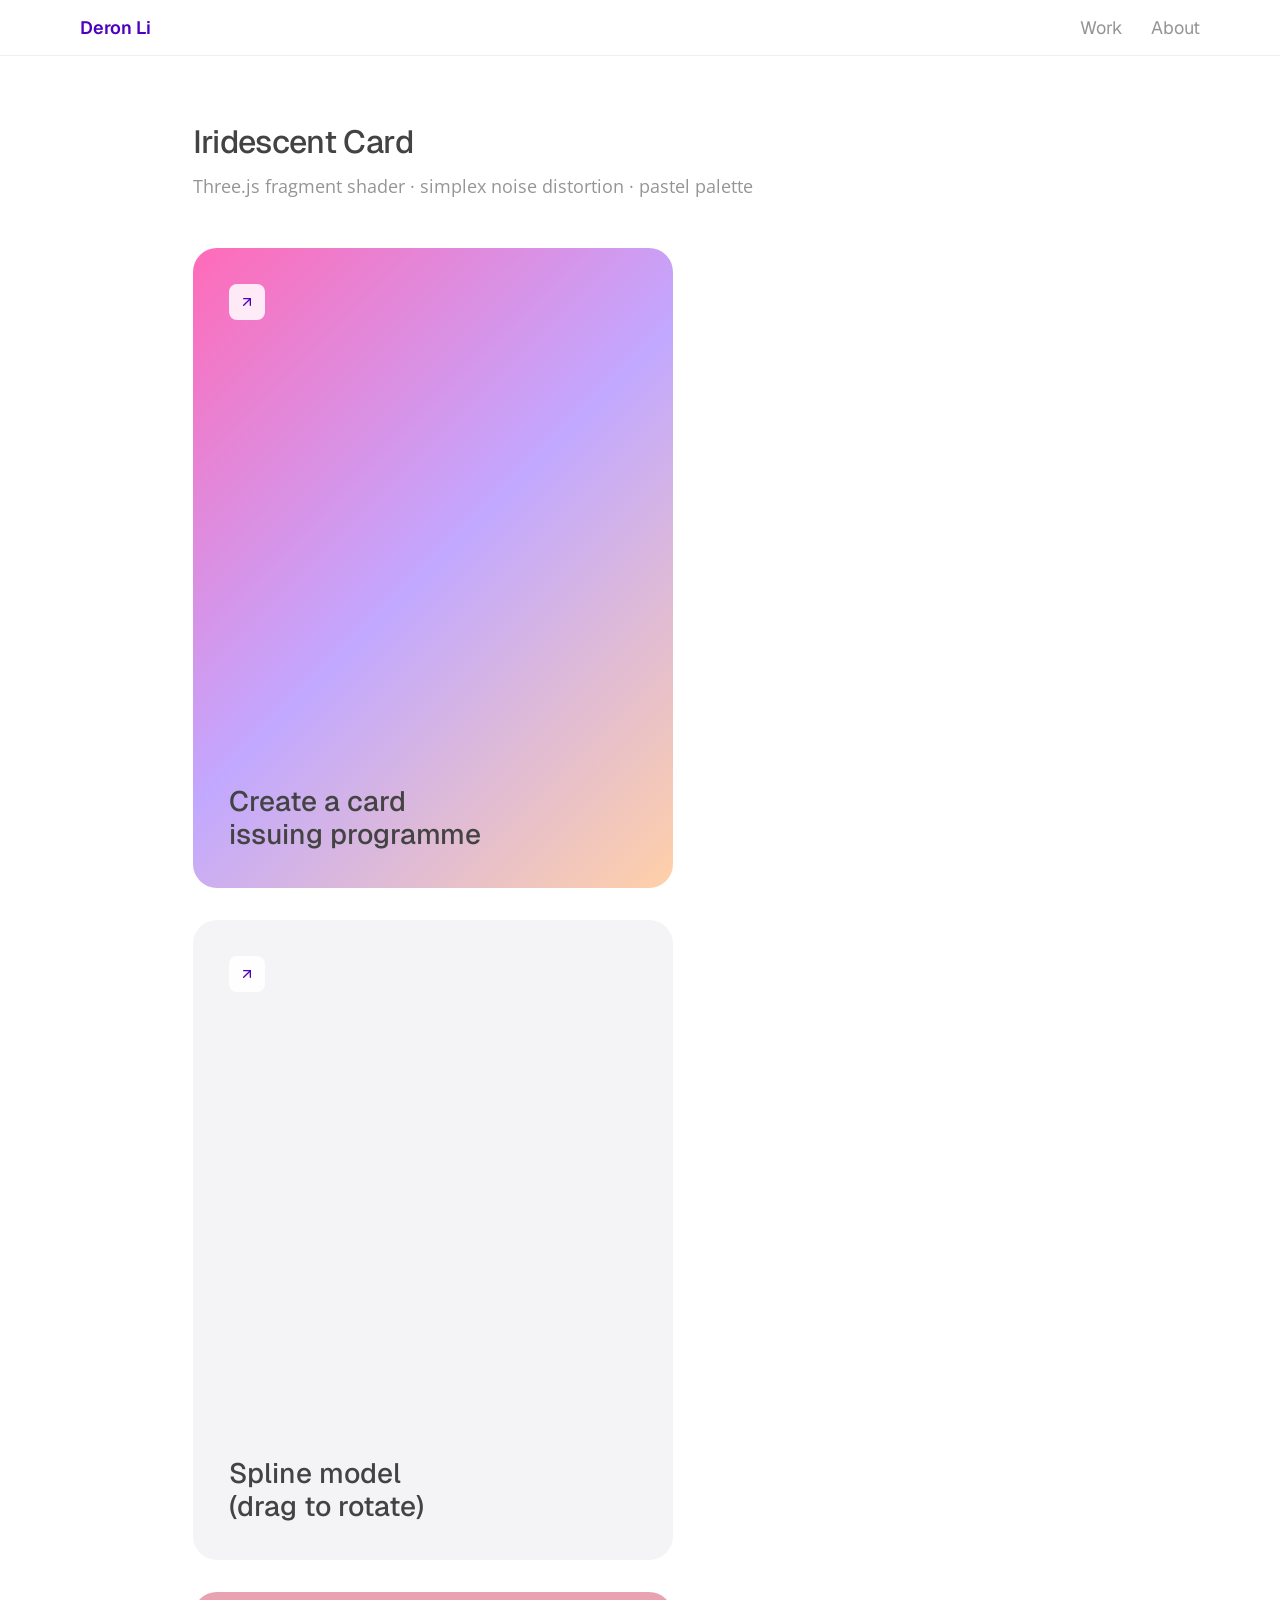
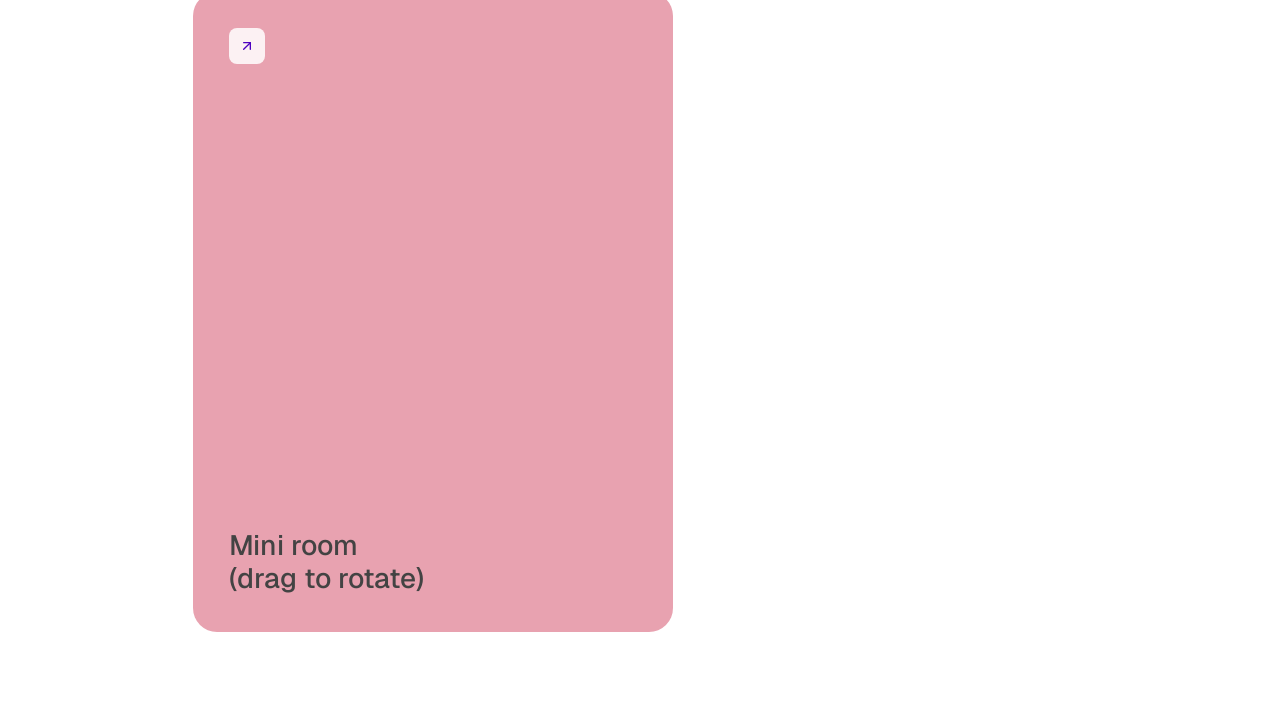
<file: experiments.html>
<!DOCTYPE html>
<html lang="en">
<head>
  <meta charset="UTF-8" />
  <meta name="viewport" content="width=device-width, initial-scale=1.0" />
  <title>Experiments — Deron Li</title>
  <link rel="stylesheet" href="css/site.css">
  <style>
    .exp-page {
      max-width: 960px;
      margin: 0 auto;
      padding: 120px 40px 80px;
    }
    .exp-heading { margin-bottom: 8px; }
    .exp-sub { color: var(--graphite); margin-bottom: 48px; }

    .exp-cards {
      display: flex;
      gap: 32px;
      flex-wrap: wrap;
    }
    .exp-card {
      width: 100%;
      max-width: 480px;
      aspect-ratio: 3 / 4;
      border-radius: 24px;
      overflow: hidden;
      position: relative;
      isolation: isolate;
      background: linear-gradient(135deg, #FF6BB8 0%, #C2A8FF 50%, #FFD0A8 100%);
    }
    .exp-card--model {
      background: #f4f4f6;
    }
    .exp-card--room {
      background: #E8A2B0;
    }
    .exp-card-content {
      position: absolute;
      inset: 0;
      padding: 36px;
      display: flex;
      flex-direction: column;
      justify-content: space-between;
      z-index: 1;
      color: var(--charcoal);
      pointer-events: none;
    }
    .exp-card-title {
      font-family: var(--font-heading);
      font-size: 28px;
      font-weight: var(--weight-medium);
      line-height: 1.2;
      margin: 0;
    }
    .exp-card-cta {
      align-self: flex-start;
      width: 36px;
      height: 36px;
      border-radius: 8px;
      background: rgba(255,255,255,0.85);
      backdrop-filter: blur(6px);
      display: flex;
      align-items: center;
      justify-content: center;
    }
    .exp-card-cta svg { width: 16px; height: 16px; color: var(--lavender); }
  </style>
</head>
<body>

<nav>
  <a class="logo label" href="index.html">Deron Li</a>
  <div class="nav-links">
    <a href="index.html#work" class="label">Work</a>
    <a href="#" class="label">About</a>
  </div>
</nav>

<main class="exp-page">
  <h1 class="h2 exp-heading">Iridescent Card</h1>
  <p class="body-lg exp-sub">Three.js fragment shader · simplex noise distortion · pastel palette</p>

  <div class="exp-cards">
    <div class="exp-card">
      <div data-iridescent style="position:absolute; inset:0; z-index:0;"></div>
      <div class="exp-card-content">
        <p class="exp-card-cta" aria-hidden="true">
          <svg viewBox="0 0 24 24" fill="none" stroke="currentColor" stroke-width="2" stroke-linecap="round" stroke-linejoin="round"><path d="M7 17L17 7"/><path d="M7 7h10v10"/></svg>
        </p>
        <p class="exp-card-title">Create a card<br>issuing programme</p>
      </div>
    </div>

    <div class="exp-card exp-card--model">
      <div data-model="images/experiment/component_3_d_icons_copy.gltf" data-palette="icons" style="position:absolute; inset:0; z-index:0;"></div>
      <div class="exp-card-content">
        <p class="exp-card-cta" aria-hidden="true">
          <svg viewBox="0 0 24 24" fill="none" stroke="currentColor" stroke-width="2" stroke-linecap="round" stroke-linejoin="round"><path d="M7 17L17 7"/><path d="M7 7h10v10"/></svg>
        </p>
        <p class="exp-card-title">Spline model<br>(drag to rotate)</p>
      </div>
    </div>

    <div class="exp-card exp-card--room">
      <div data-model="images/experiment/mini_room_art_copy.gltf" data-palette="room" data-debug="true" style="position:absolute; inset:0; z-index:0;"></div>
      <div class="exp-card-content">
        <p class="exp-card-cta" aria-hidden="true">
          <svg viewBox="0 0 24 24" fill="none" stroke="currentColor" stroke-width="2" stroke-linecap="round" stroke-linejoin="round"><path d="M7 17L17 7"/><path d="M7 7h10v10"/></svg>
        </p>
        <p class="exp-card-title">Mini room<br>(drag to rotate)</p>
      </div>
    </div>
  </div>
</main>

<script src="js/nav.js" defer></script>
<script type="module" src="js/iridescent-card.js"></script>
<script type="module" src="js/model-card.js"></script>

</body>
</html>
</file>
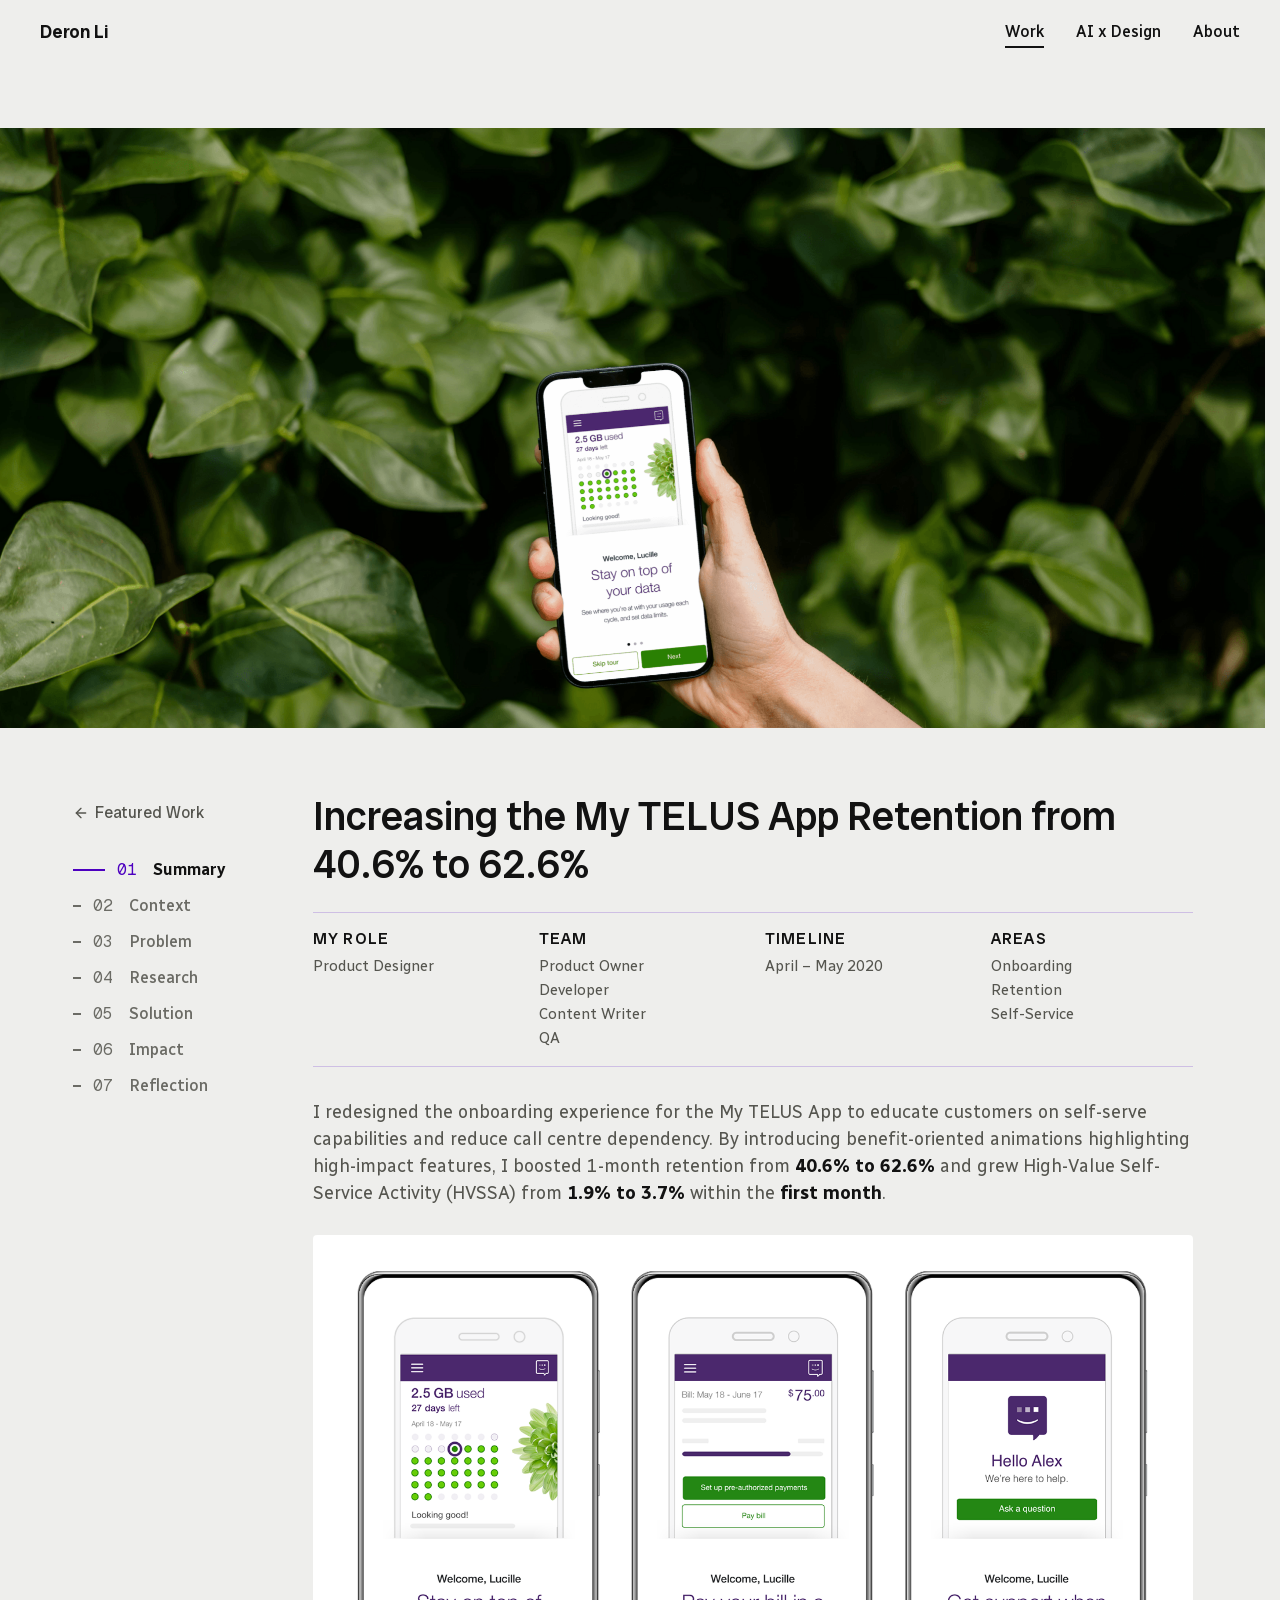
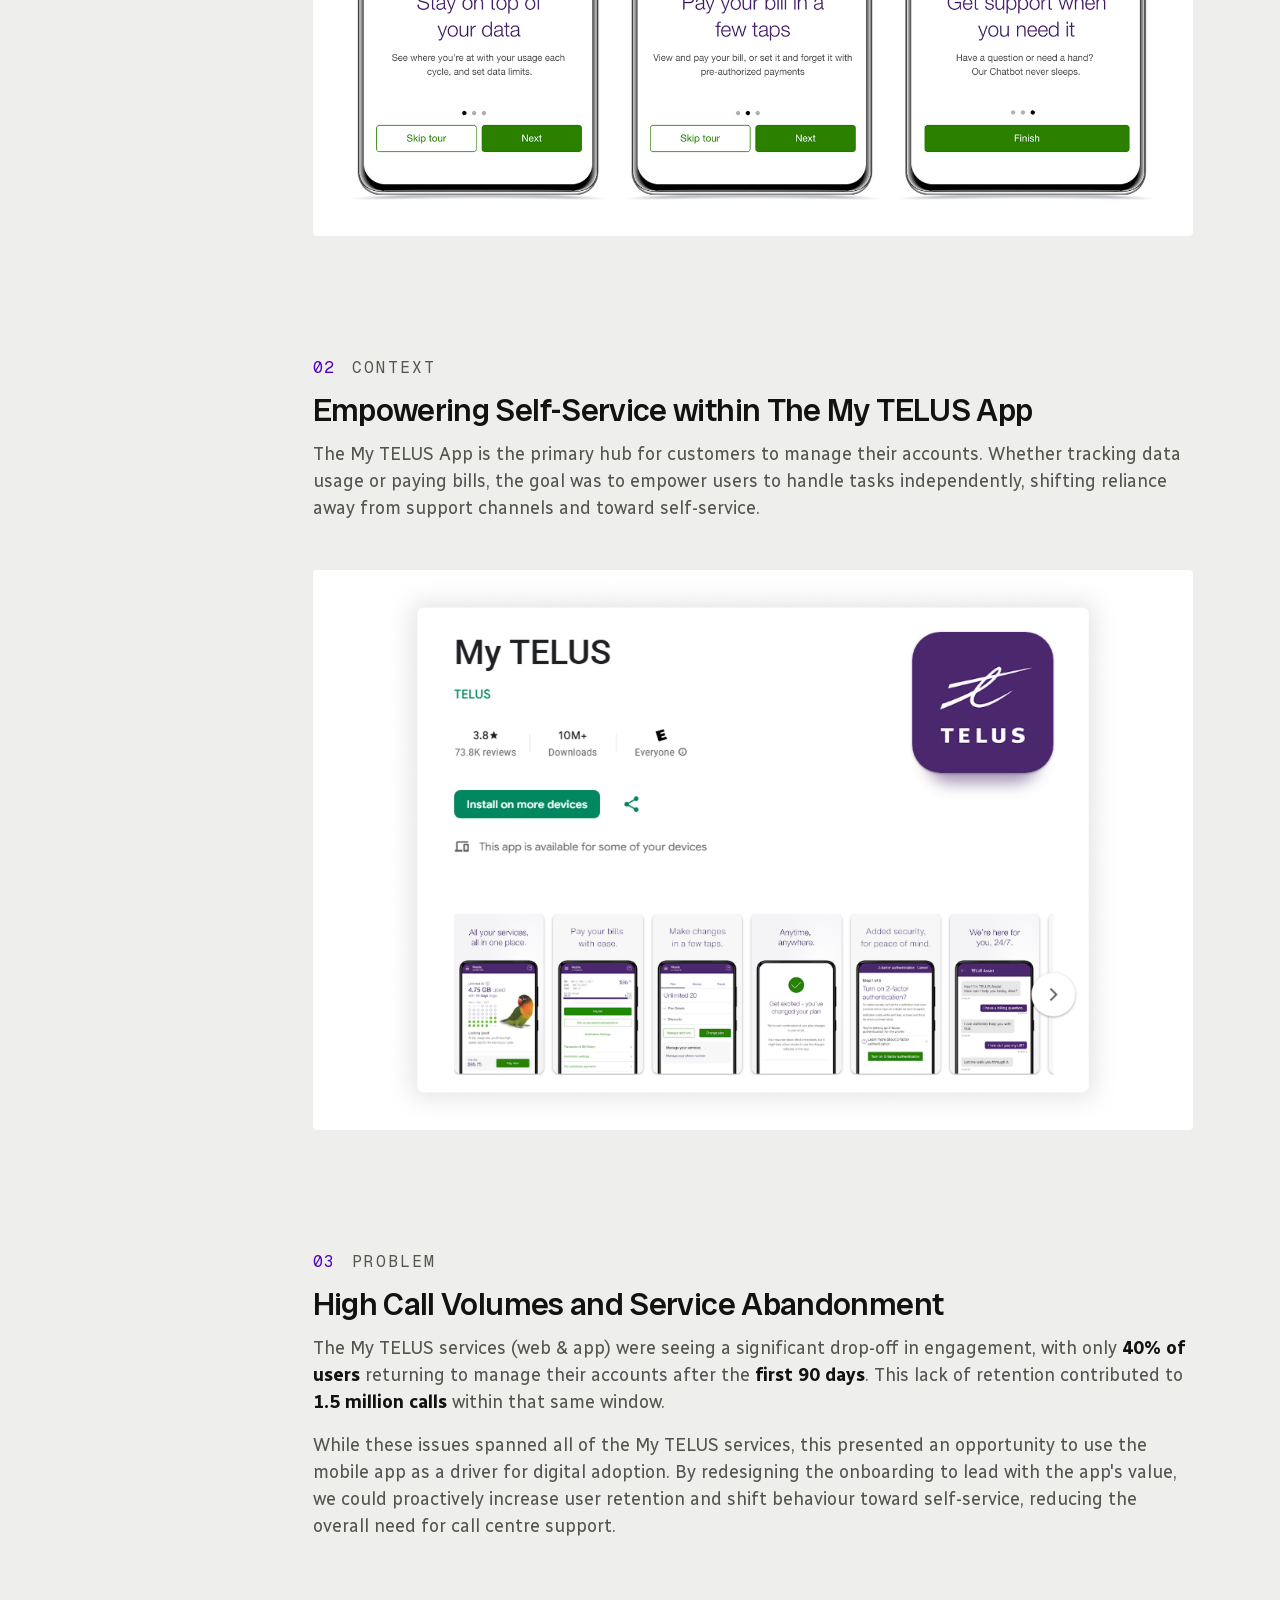
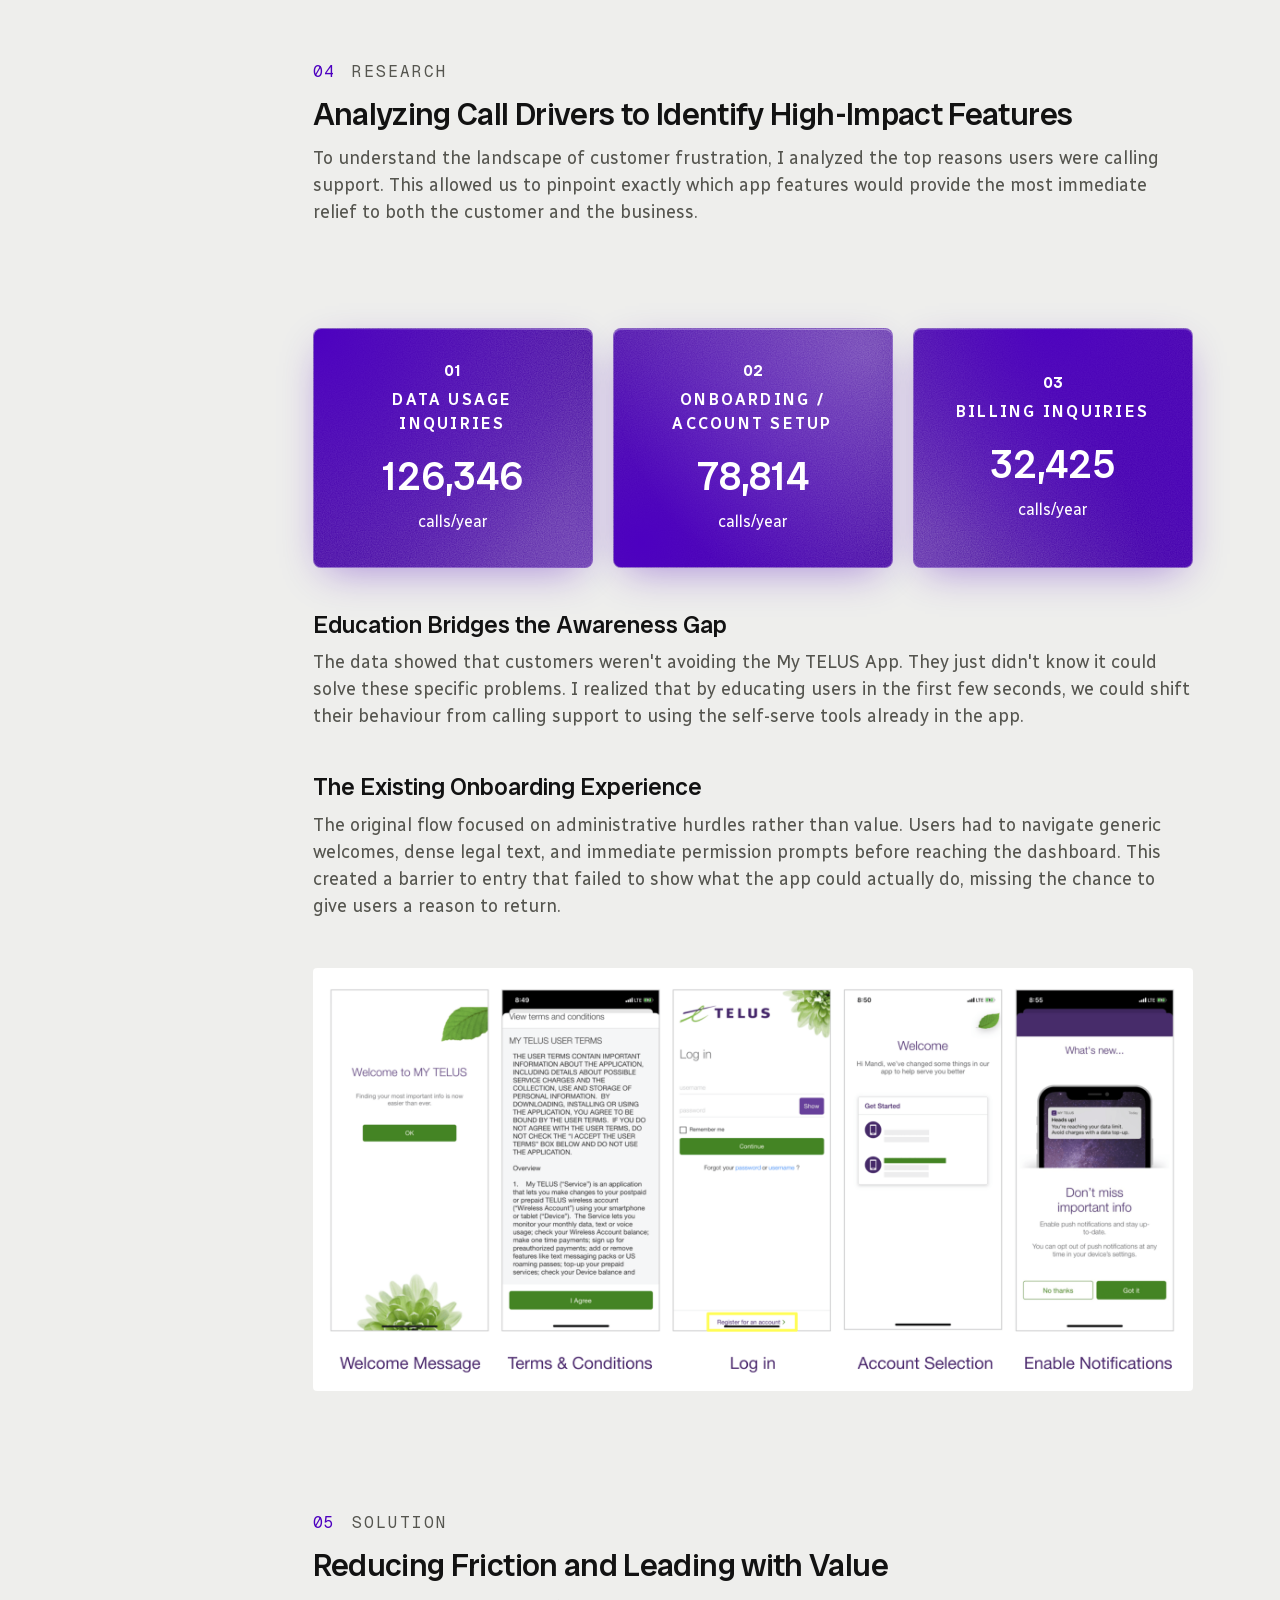
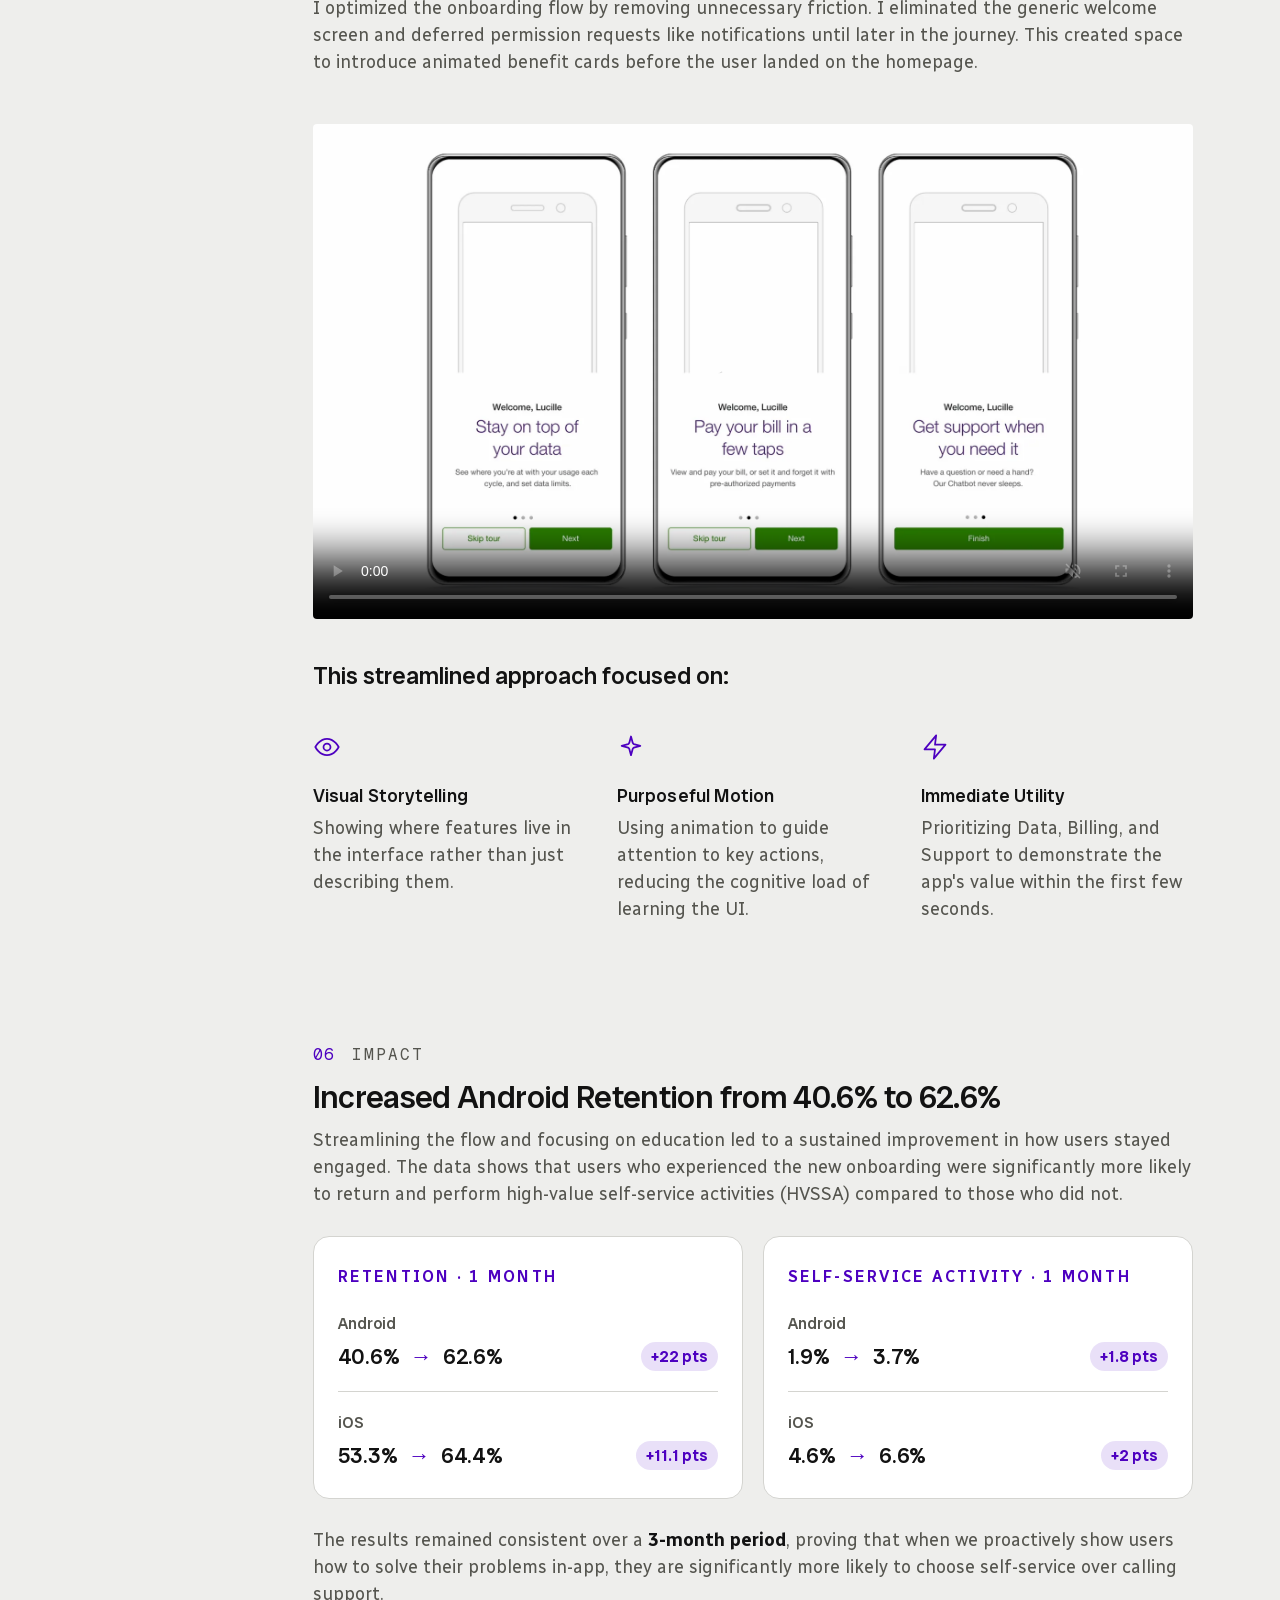
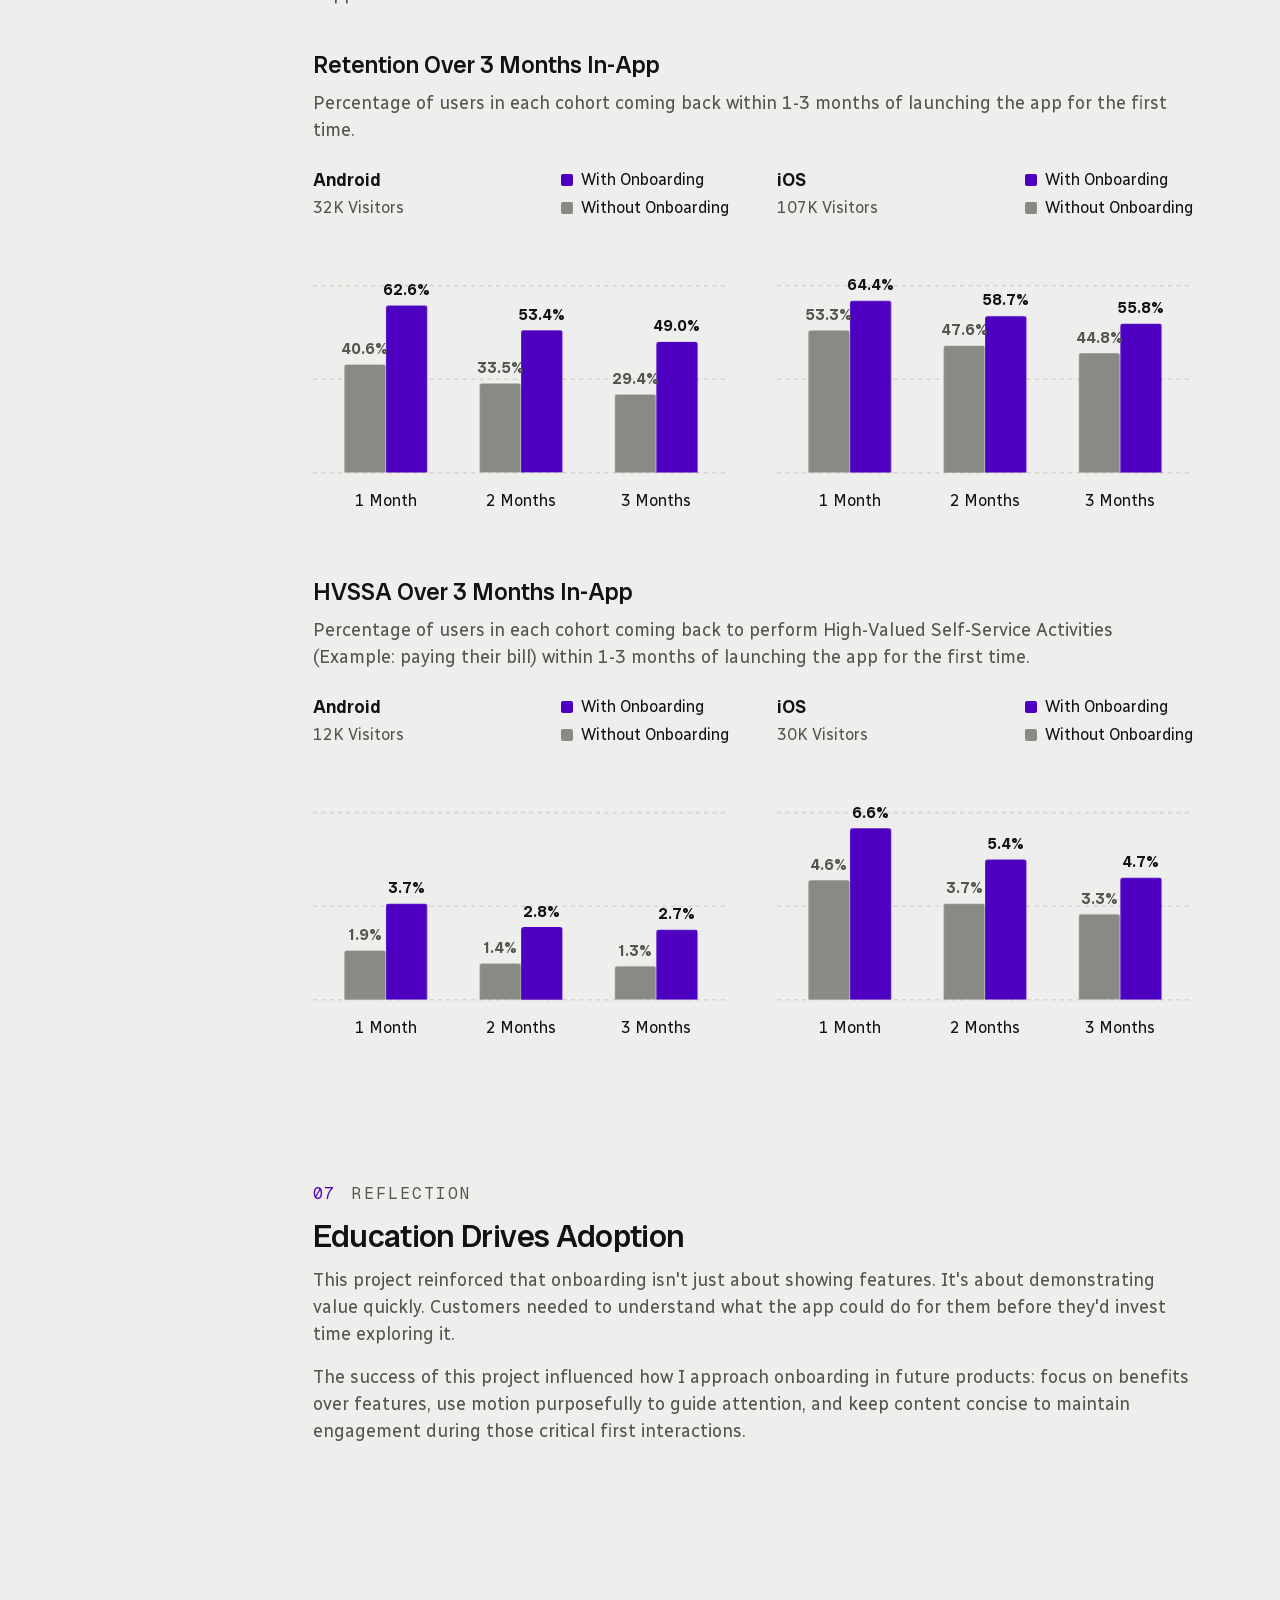
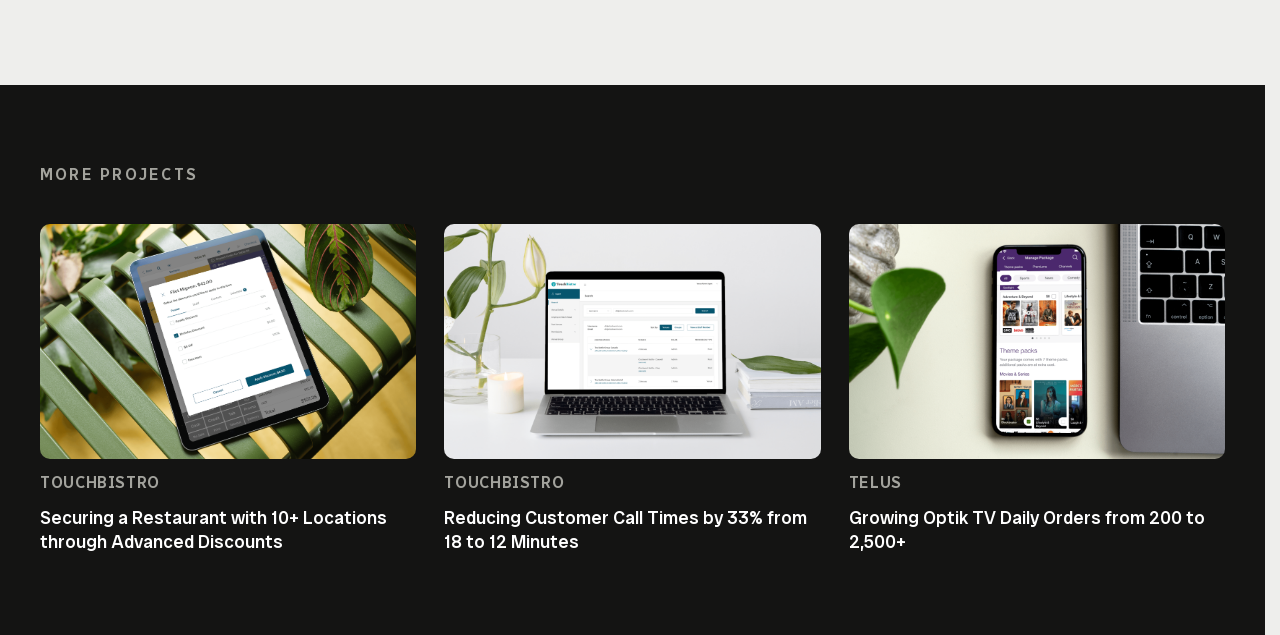
<file: onboarding.html>
<!DOCTYPE html>
<html lang="en">
<head>
  <meta charset="UTF-8" />
  <meta name="viewport" content="width=device-width, initial-scale=1.0" />
  <title>TELUS — App Retention · Deron Li</title>
  <link rel="stylesheet" href="css/site.css">
  <link rel="preload" href="fonts/radio-canada-big-latin.woff2" as="font" type="font/woff2" crossorigin>
  <link rel="preload" href="fonts/radio-canada-latin.woff2" as="font" type="font/woff2" crossorigin>
  <link rel="stylesheet" href="css/brand.css">
  <link rel="stylesheet" href="css/case-study-brand.css">
  <link rel="stylesheet" href="css/nav.css">
  <link rel="icon" type="image/png" sizes="32x32" href="images/favicon-32x32.png">
  <link rel="icon" type="image/png" sizes="16x16" href="images/favicon-16x16.png">
  <link rel="shortcut icon" href="images/favicon.ico">
  <!-- Google tag (gtag.js) -->
  <script async src="https://www.googletagmanager.com/gtag/js?id=G-8R2R3N4KR2"></script>
  <script>
    window.dataLayer = window.dataLayer || [];
    function gtag(){dataLayer.push(arguments);}
    gtag('js', new Date());
    gtag('config', 'G-8R2R3N4KR2');
  </script>
  <link rel="stylesheet" href="css/cs-hotfix.css">
</head>
<body>

<nav class="nav" aria-label="Main">
  <div class="wrap nav-in">
    <a class="nav-logo" href="index.html">Deron Li</a>
    <div class="nav-links label"><a href="index.html#work" aria-current="page">Work</a><a href="ai-design.html">AI x Design</a><a href="about.html">About</a></div>
  </div>
</nav>

<div class="cs-page">

  <div class="cs-cover">
    <img src="images/onboarding/onboarding_cover.png" alt="TELUS My App Retention" />
  </div>

  <div class="cs-body">

    <div class="cs-layout">

      <aside class="cs-toc">
        <a class="toc-back" href="index.html#work">
          <svg width="16" height="16" viewBox="0 0 24 24" fill="none" stroke="currentColor" stroke-width="2" stroke-linecap="round" stroke-linejoin="round" aria-hidden="true"><line x1="19" y1="12" x2="5" y2="12"/><polyline points="12 19 5 12 12 5"/></svg>
          Featured Work
        </a>
        <div class="toc-track">
          <ul>
            <li><a class="toc-link" href="#summary"><span class="toc-num">01</span>Summary</a></li>
            <li><a class="toc-link" href="#context"><span class="toc-num">02</span>Context</a></li>
            <li><a class="toc-link" href="#problem"><span class="toc-num">03</span>Problem</a></li>
            <li><a class="toc-link" href="#research"><span class="toc-num">04</span>Research</a></li>
            <li><a class="toc-link" href="#solution"><span class="toc-num">05</span>Solution</a></li>
            <li><a class="toc-link" href="#impact"><span class="toc-num">06</span>Impact</a></li>
            <li><a class="toc-link" href="#reflection"><span class="toc-num">07</span>Reflection</a></li>
          </ul>
        </div>
      </aside>

      <div class="cs-sections">

        <header class="cs-hero" id="summary">
          <h1 class="cs-title h1">Increasing the My TELUS App Retention from 40.6% to 62.6%</h1>
          <div class="cs-meta">
            <div class="cs-meta-item">
              <p>My Role</p>
              <p>Product Designer</p>
            </div>
            <div class="cs-meta-item">
              <p>Team</p>
              <p>Product Owner<br>Developer<br>Content Writer<br>QA</p>
            </div>
            <div class="cs-meta-item">
              <p>Timeline</p>
              <p>April – May 2020</p>
            </div>
            <div class="cs-meta-item">
              <p>Areas</p>
              <p>Onboarding<br>Retention<br>Self-Service</p>
            </div>
          </div>
          <p class="cs-summary body-lg">I redesigned the onboarding experience for the My TELUS App to educate customers on self-serve capabilities and reduce call centre dependency. By introducing benefit-oriented animations highlighting high-impact features, I boosted 1-month retention from <strong>40.6% to 62.6%</strong> and grew High-Value Self-Service Activity (HVSSA) from <strong>1.9% to 3.7%</strong> within the <strong>first month</strong>.</p>
          <div class="cs-placeholder"><div class="cs-placeholder-inner"><img src="images/onboarding/summary.png" alt="My TELUS App onboarding summary" /></div></div>
        </header>

        <section class="cs-section" id="context">
          <h5>Context</h5>
          <h2 class="h2">Empowering Self-Service within The My TELUS App</h2>
          <p class="body-lg">The My TELUS App is the primary hub for customers to manage their accounts. Whether tracking data usage or paying bills, the goal was to empower users to handle tasks independently, shifting reliance away from support channels and toward self-service.</p>
          <div class="cs-placeholder"><div class="cs-placeholder-inner"><img src="images/onboarding/mytelusapp.png" alt="The My TELUS App home screen" /></div></div>
        </section>

        <section class="cs-section" id="problem">
          <h5>Problem</h5>
          <h2 class="h2">High Call Volumes and Service Abandonment</h2>
          <p class="body-lg">The My TELUS services (web &amp; app) were seeing a significant drop-off in engagement, with only <strong>40% of users</strong> returning to manage their accounts after the <strong>first 90 days</strong>. This lack of retention contributed to <strong>1.5 million calls</strong> within that same window.</p>
          <p class="body-lg">While these issues spanned all of the My TELUS services, this presented an opportunity to use the mobile app as a driver for digital adoption. By redesigning the onboarding to lead with the app's value, we could proactively increase user retention and shift behaviour toward self-service, reducing the overall need for call centre support.</p>
        </section>

        <section class="cs-section" id="research">
          <h5>Research</h5>
          <h2 class="h2">Analyzing Call Drivers to Identify High-Impact Features</h2>
          <p class="body-lg">To understand the landscape of customer frustration, I analyzed the top reasons users were calling support. This allowed us to pinpoint exactly which app features would provide the most immediate relief to both the customer and the business.</p>
          <h3 class="h3">Top Call Drivers</h3>
          <div class="cs-metrics">
            <div class="cs-metric">
              <div class="cs-metric-header">
                <span class="cs-metric-rank tag">01</span>
                <p class="cs-metric-label overline">Data Usage Inquiries</p>
              </div>
              <div class="cs-metric-value">
                <span class="cs-metric-number h1" data-count="147000">0</span>
                <span class="cs-metric-unit body">calls/year</span>
              </div>
            </div>
            <div class="cs-metric">
              <div class="cs-metric-header">
                <span class="cs-metric-rank tag">02</span>
                <p class="cs-metric-label overline">Onboarding / Account Setup</p>
              </div>
              <div class="cs-metric-value">
                <span class="cs-metric-number h1" data-count="110000">0</span>
                <span class="cs-metric-unit body">calls/year</span>
              </div>
            </div>
            <div class="cs-metric">
              <div class="cs-metric-header">
                <span class="cs-metric-rank tag">03</span>
                <p class="cs-metric-label overline">Billing Inquiries</p>
              </div>
              <div class="cs-metric-value">
                <span class="cs-metric-number h1" data-count="65000">0</span>
                <span class="cs-metric-unit body">calls/year</span>
              </div>
            </div>
          </div>
          <h3 class="h3">Education Bridges the Awareness Gap</h3>
          <p class="body-lg">The data showed that customers weren't avoiding the My TELUS App. They just didn't know it could solve these specific problems. I realized that by educating users in the first few seconds, we could shift their behaviour from calling support to using the self-serve tools already in the app.</p>
          <h3 class="h3">The Existing Onboarding Experience</h3>
          <p class="body-lg">The original flow focused on administrative hurdles rather than value. Users had to navigate generic welcomes, dense legal text, and immediate permission prompts before reaching the dashboard. This created a barrier to entry that failed to show what the app could actually do, missing the chance to give users a reason to return.</p>
          <div class="cs-placeholder"><div class="cs-placeholder-inner"><img src="images/onboarding/currentonboarding.png" alt="Current onboarding experience" /></div></div>
        </section>

        <section class="cs-section" id="solution">
          <h5>Solution</h5>
          <h2 class="h2">Reducing Friction and Leading with Value</h2>
          <p class="body-lg">I optimized the onboarding flow by removing unnecessary friction. I eliminated the generic welcome screen and deferred permission requests like notifications until later in the journey. This created space to introduce animated benefit cards before the user landed on the homepage.</p>
          <div class="cs-placeholder"><div class="cs-placeholder-inner"><video class="lazy-video" data-src="images/onboarding/onboarding-animation.mp4" poster="images/onboarding/onboarding-animation-poster.webp" width="1920" height="1080" preload="none" controls muted loop playsinline></video></div></div>
          <h3 class="h3">This streamlined approach focused on:</h3>
          <div class="cs-features">
            <div class="cs-feature">
              <svg class="cs-feature-icon" viewBox="0 0 24 24" fill="none" stroke="currentColor" stroke-width="1.5" stroke-linecap="round" stroke-linejoin="round" aria-hidden="true">
                <path d="M2 12s3.5-7 10-7 10 7 10 7-3.5 7-10 7-10-7-10-7z"/>
                <circle cx="12" cy="12" r="3"/>
              </svg>
              <h4 class="cs-feature-title h4">Visual Storytelling</h4>
              <p class="cs-feature-desc body-lg">Showing where features live in the interface rather than just describing them.</p>
            </div>
            <div class="cs-feature">
              <svg class="cs-feature-icon" viewBox="0 0 24 24" fill="none" stroke="currentColor" stroke-width="1.5" stroke-linecap="round" stroke-linejoin="round" aria-hidden="true">
                <path d="M12 3l1.5 5.5a2 2 0 0 0 1 1L20 11l-5.5 1.5a2 2 0 0 0-1 1L12 19l-1.5-5.5a2 2 0 0 0-1-1L4 11l5.5-1.5a2 2 0 0 0 1-1L12 3z"/>
              </svg>
              <h4 class="cs-feature-title h4">Purposeful Motion</h4>
              <p class="cs-feature-desc body-lg">Using animation to guide attention to key actions, reducing the cognitive load of learning the UI.</p>
            </div>
            <div class="cs-feature">
              <svg class="cs-feature-icon" viewBox="0 0 24 24" fill="none" stroke="currentColor" stroke-width="1.5" stroke-linecap="round" stroke-linejoin="round" aria-hidden="true">
                <path d="M13 2L3 14h9l-1 8 10-12h-9l1-8z"/>
              </svg>
              <h4 class="cs-feature-title h4">Immediate Utility</h4>
              <p class="cs-feature-desc body-lg">Prioritizing Data, Billing, and Support to demonstrate the app's value within the first few seconds.</p>
            </div>
          </div>
        </section>

        <section class="cs-section" id="impact">
          <h5>Impact</h5>
          <h2 class="h2">Increased Android Retention from 40.6% to 62.6%</h2>
          <p class="body-lg">Streamlining the flow and focusing on education led to a sustained improvement in how users stayed engaged. The data shows that users who experienced the new onboarding were significantly more likely to return and perform high-value self-service activities (HVSSA) compared to those who did not.</p>
          <div class="cs-results">
            <div class="cs-result">
              <p class="cs-result-title overline">Retention · 1 Month</p>
              <div class="cs-result-row">
                <p class="cs-result-row-platform">Android</p>
                <div class="cs-result-row-content">
                  <p class="cs-result-row-values">40.6% <span class="cs-result-arrow">→</span> 62.6%</p>
                  <span class="cs-result-lift">+22 pts</span>
                </div>
              </div>
              <div class="cs-result-row">
                <p class="cs-result-row-platform">iOS</p>
                <div class="cs-result-row-content">
                  <p class="cs-result-row-values">53.3% <span class="cs-result-arrow">→</span> 64.4%</p>
                  <span class="cs-result-lift">+11.1 pts</span>
                </div>
              </div>
            </div>
            <div class="cs-result">
              <p class="cs-result-title overline">Self-Service Activity · 1 Month</p>
              <div class="cs-result-row">
                <p class="cs-result-row-platform">Android</p>
                <div class="cs-result-row-content">
                  <p class="cs-result-row-values">1.9% <span class="cs-result-arrow">→</span> 3.7%</p>
                  <span class="cs-result-lift">+1.8 pts</span>
                </div>
              </div>
              <div class="cs-result-row">
                <p class="cs-result-row-platform">iOS</p>
                <div class="cs-result-row-content">
                  <p class="cs-result-row-values">4.6% <span class="cs-result-arrow">→</span> 6.6%</p>
                  <span class="cs-result-lift">+2 pts</span>
                </div>
              </div>
            </div>
          </div>

          <p class="body-lg">The results remained consistent over a <strong>3-month period</strong>, proving that when we proactively show users how to solve their problems in-app, they are significantly more likely to choose self-service over calling support.</p>

          <div class="cs-retention">
            <h3 class="h3">Retention Over 3 Months In-App</h3>
            <p class="body-lg">Percentage of users in each cohort coming back within 1-3 months of launching the app for the first time.</p>
            <div class="cs-retention-grid">
              <div class="cs-retention-chart">
                <div class="cs-retention-meta">
                  <h4 class="cs-retention-platform">Android</h4>
                  <p class="cs-retention-visitors">32K Visitors</p>
                </div>
                <div class="cs-retention-legend">
                  <span class="cs-retention-legend-item"><span class="cs-retention-swatch cs-retention-swatch--with"></span>With Onboarding</span>
                  <span class="cs-retention-legend-item"><span class="cs-retention-swatch cs-retention-swatch--without"></span>Without Onboarding</span>
                </div>
                <svg class="cs-retention-svg" viewBox="0 0 400 280" preserveAspectRatio="xMidYMid meet" aria-hidden="true">
                  <line class="cs-retention-grid-line" x1="0" y1="40"  x2="400" y2="40"/>
                  <line class="cs-retention-grid-line" x1="0" y1="130" x2="400" y2="130"/>
                  <line class="cs-retention-grid-line" x1="0" y1="220" x2="400" y2="220"/>

                  <rect class="cs-retention-bar cs-retention-bar--without cs-retention-bar--g1-without" x="30"  y="115.6" width="40" height="104.4"/>
                  <rect class="cs-retention-bar cs-retention-bar--with    cs-retention-bar--g1-with"    x="70"  y="59"    width="40" height="161.0"/>
                  <rect class="cs-retention-bar cs-retention-bar--without cs-retention-bar--g2-without" x="160" y="133.9" width="40" height="86.1"/>
                  <rect class="cs-retention-bar cs-retention-bar--with    cs-retention-bar--g2-with"    x="200" y="82.7"  width="40" height="137.3"/>
                  <rect class="cs-retention-bar cs-retention-bar--without cs-retention-bar--g3-without" x="290" y="144.4" width="40" height="75.6"/>
                  <rect class="cs-retention-bar cs-retention-bar--with    cs-retention-bar--g3-with"    x="330" y="94"    width="40" height="126"/>

                  <text class="cs-retention-label cs-retention-label--without cs-retention-label--g1-without" x="50"  y="106" text-anchor="middle">40.6%</text>
                  <text class="cs-retention-label cs-retention-label--with    cs-retention-label--g1-with"    x="90"  y="49"  text-anchor="middle">62.6%</text>
                  <text class="cs-retention-label cs-retention-label--without cs-retention-label--g2-without" x="180" y="124" text-anchor="middle">33.5%</text>
                  <text class="cs-retention-label cs-retention-label--with    cs-retention-label--g2-with"    x="220" y="73"  text-anchor="middle">53.4%</text>
                  <text class="cs-retention-label cs-retention-label--without cs-retention-label--g3-without" x="310" y="135" text-anchor="middle">29.4%</text>
                  <text class="cs-retention-label cs-retention-label--with    cs-retention-label--g3-with"    x="350" y="84"  text-anchor="middle">49.0%</text>

                  <text class="cs-retention-axis-label" x="70"  y="252" text-anchor="middle">1 Month</text>
                  <text class="cs-retention-axis-label" x="200" y="252" text-anchor="middle">2 Months</text>
                  <text class="cs-retention-axis-label" x="330" y="252" text-anchor="middle">3 Months</text>
                </svg>
              </div>
              <div class="cs-retention-chart">
                <div class="cs-retention-meta">
                  <h4 class="cs-retention-platform">iOS</h4>
                  <p class="cs-retention-visitors">107K Visitors</p>
                </div>
                <div class="cs-retention-legend">
                  <span class="cs-retention-legend-item"><span class="cs-retention-swatch cs-retention-swatch--with"></span>With Onboarding</span>
                  <span class="cs-retention-legend-item"><span class="cs-retention-swatch cs-retention-swatch--without"></span>Without Onboarding</span>
                </div>
                <svg class="cs-retention-svg" viewBox="0 0 400 280" preserveAspectRatio="xMidYMid meet" aria-hidden="true">
                  <line class="cs-retention-grid-line" x1="0" y1="40"  x2="400" y2="40"/>
                  <line class="cs-retention-grid-line" x1="0" y1="130" x2="400" y2="130"/>
                  <line class="cs-retention-grid-line" x1="0" y1="220" x2="400" y2="220"/>

                  <rect class="cs-retention-bar cs-retention-bar--without cs-retention-bar--g1-without" x="30"  y="83"    width="40" height="137.0"/>
                  <rect class="cs-retention-bar cs-retention-bar--with    cs-retention-bar--g1-with"    x="70"  y="54.4"  width="40" height="165.6"/>
                  <rect class="cs-retention-bar cs-retention-bar--without cs-retention-bar--g2-without" x="160" y="97.6"  width="40" height="122.4"/>
                  <rect class="cs-retention-bar cs-retention-bar--with    cs-retention-bar--g2-with"    x="200" y="69.1"  width="40" height="150.9"/>
                  <rect class="cs-retention-bar cs-retention-bar--without cs-retention-bar--g3-without" x="290" y="104.8" width="40" height="115.2"/>
                  <rect class="cs-retention-bar cs-retention-bar--with    cs-retention-bar--g3-with"    x="330" y="76.5"  width="40" height="143.5"/>

                  <text class="cs-retention-label cs-retention-label--without cs-retention-label--g1-without" x="50"  y="73"   text-anchor="middle">53.3%</text>
                  <text class="cs-retention-label cs-retention-label--with    cs-retention-label--g1-with"    x="90"  y="44"   text-anchor="middle">64.4%</text>
                  <text class="cs-retention-label cs-retention-label--without cs-retention-label--g2-without" x="180" y="87.6" text-anchor="middle">47.6%</text>
                  <text class="cs-retention-label cs-retention-label--with    cs-retention-label--g2-with"    x="220" y="59.1" text-anchor="middle">58.7%</text>
                  <text class="cs-retention-label cs-retention-label--without cs-retention-label--g3-without" x="310" y="94.8" text-anchor="middle">44.8%</text>
                  <text class="cs-retention-label cs-retention-label--with    cs-retention-label--g3-with"    x="350" y="66.5" text-anchor="middle">55.8%</text>

                  <text class="cs-retention-axis-label" x="70"  y="252" text-anchor="middle">1 Month</text>
                  <text class="cs-retention-axis-label" x="200" y="252" text-anchor="middle">2 Months</text>
                  <text class="cs-retention-axis-label" x="330" y="252" text-anchor="middle">3 Months</text>
                </svg>
              </div>
            </div>
          </div>

          <div class="cs-retention cs-retention--hvssa">
            <h3 class="h3">HVSSA Over 3 Months In-App</h3>
            <p class="body-lg">Percentage of users in each cohort coming back to perform High-Valued Self-Service Activities (Example: paying their bill) within 1-3 months of launching the app for the first time.</p>
            <div class="cs-retention-grid">
              <div class="cs-retention-chart">
                <div class="cs-retention-meta">
                  <h4 class="cs-retention-platform">Android</h4>
                  <p class="cs-retention-visitors">12K Visitors</p>
                </div>
                <div class="cs-retention-legend">
                  <span class="cs-retention-legend-item"><span class="cs-retention-swatch cs-retention-swatch--with"></span>With Onboarding</span>
                  <span class="cs-retention-legend-item"><span class="cs-retention-swatch cs-retention-swatch--without"></span>Without Onboarding</span>
                </div>
                <svg class="cs-retention-svg" viewBox="0 0 400 280" preserveAspectRatio="xMidYMid meet" aria-hidden="true">
                  <line class="cs-retention-grid-line" x1="0" y1="40"  x2="400" y2="40"/>
                  <line class="cs-retention-grid-line" x1="0" y1="130" x2="400" y2="130"/>
                  <line class="cs-retention-grid-line" x1="0" y1="220" x2="400" y2="220"/>

                  <rect class="cs-retention-bar cs-retention-bar--without cs-retention-bar--g1-without" x="30"  y="172.5" width="40" height="47.5"/>
                  <rect class="cs-retention-bar cs-retention-bar--with    cs-retention-bar--g1-with"    x="70"  y="127.5" width="40" height="92.5"/>
                  <rect class="cs-retention-bar cs-retention-bar--without cs-retention-bar--g2-without" x="160" y="185"   width="40" height="35"/>
                  <rect class="cs-retention-bar cs-retention-bar--with    cs-retention-bar--g2-with"    x="200" y="150"   width="40" height="70"/>
                  <rect class="cs-retention-bar cs-retention-bar--without cs-retention-bar--g3-without" x="290" y="187.5" width="40" height="32.5"/>
                  <rect class="cs-retention-bar cs-retention-bar--with    cs-retention-bar--g3-with"    x="330" y="152.5" width="40" height="67.5"/>

                  <text class="cs-retention-label cs-retention-label--without cs-retention-label--g1-without" x="50"  y="162.5" text-anchor="middle">1.9%</text>
                  <text class="cs-retention-label cs-retention-label--with    cs-retention-label--g1-with"    x="90"  y="117.5" text-anchor="middle">3.7%</text>
                  <text class="cs-retention-label cs-retention-label--without cs-retention-label--g2-without" x="180" y="175"   text-anchor="middle">1.4%</text>
                  <text class="cs-retention-label cs-retention-label--with    cs-retention-label--g2-with"    x="220" y="140"   text-anchor="middle">2.8%</text>
                  <text class="cs-retention-label cs-retention-label--without cs-retention-label--g3-without" x="310" y="177.5" text-anchor="middle">1.3%</text>
                  <text class="cs-retention-label cs-retention-label--with    cs-retention-label--g3-with"    x="350" y="142.5" text-anchor="middle">2.7%</text>

                  <text class="cs-retention-axis-label" x="70"  y="252" text-anchor="middle">1 Month</text>
                  <text class="cs-retention-axis-label" x="200" y="252" text-anchor="middle">2 Months</text>
                  <text class="cs-retention-axis-label" x="330" y="252" text-anchor="middle">3 Months</text>
                </svg>
              </div>
              <div class="cs-retention-chart">
                <div class="cs-retention-meta">
                  <h4 class="cs-retention-platform">iOS</h4>
                  <p class="cs-retention-visitors">30K Visitors</p>
                </div>
                <div class="cs-retention-legend">
                  <span class="cs-retention-legend-item"><span class="cs-retention-swatch cs-retention-swatch--with"></span>With Onboarding</span>
                  <span class="cs-retention-legend-item"><span class="cs-retention-swatch cs-retention-swatch--without"></span>Without Onboarding</span>
                </div>
                <svg class="cs-retention-svg" viewBox="0 0 400 280" preserveAspectRatio="xMidYMid meet" aria-hidden="true">
                  <line class="cs-retention-grid-line" x1="0" y1="40"  x2="400" y2="40"/>
                  <line class="cs-retention-grid-line" x1="0" y1="130" x2="400" y2="130"/>
                  <line class="cs-retention-grid-line" x1="0" y1="220" x2="400" y2="220"/>

                  <rect class="cs-retention-bar cs-retention-bar--without cs-retention-bar--g1-without" x="30"  y="105"   width="40" height="115"/>
                  <rect class="cs-retention-bar cs-retention-bar--with    cs-retention-bar--g1-with"    x="70"  y="55"    width="40" height="165"/>
                  <rect class="cs-retention-bar cs-retention-bar--without cs-retention-bar--g2-without" x="160" y="127.5" width="40" height="92.5"/>
                  <rect class="cs-retention-bar cs-retention-bar--with    cs-retention-bar--g2-with"    x="200" y="85"    width="40" height="135"/>
                  <rect class="cs-retention-bar cs-retention-bar--without cs-retention-bar--g3-without" x="290" y="137.5" width="40" height="82.5"/>
                  <rect class="cs-retention-bar cs-retention-bar--with    cs-retention-bar--g3-with"    x="330" y="102.5" width="40" height="117.5"/>

                  <text class="cs-retention-label cs-retention-label--without cs-retention-label--g1-without" x="50"  y="95"    text-anchor="middle">4.6%</text>
                  <text class="cs-retention-label cs-retention-label--with    cs-retention-label--g1-with"    x="90"  y="45"    text-anchor="middle">6.6%</text>
                  <text class="cs-retention-label cs-retention-label--without cs-retention-label--g2-without" x="180" y="117.5" text-anchor="middle">3.7%</text>
                  <text class="cs-retention-label cs-retention-label--with    cs-retention-label--g2-with"    x="220" y="75"    text-anchor="middle">5.4%</text>
                  <text class="cs-retention-label cs-retention-label--without cs-retention-label--g3-without" x="310" y="127.5" text-anchor="middle">3.3%</text>
                  <text class="cs-retention-label cs-retention-label--with    cs-retention-label--g3-with"    x="350" y="92.5"  text-anchor="middle">4.7%</text>

                  <text class="cs-retention-axis-label" x="70"  y="252" text-anchor="middle">1 Month</text>
                  <text class="cs-retention-axis-label" x="200" y="252" text-anchor="middle">2 Months</text>
                  <text class="cs-retention-axis-label" x="330" y="252" text-anchor="middle">3 Months</text>
                </svg>
              </div>
            </div>
          </div>
        </section>

        <section class="cs-section" id="reflection">
          <h5>Reflection</h5>
          <h2 class="h2">Education Drives Adoption</h2>
          <p class="body-lg">This project reinforced that onboarding isn't just about showing features. It's about demonstrating value quickly. Customers needed to understand what the app could do for them before they'd invest time exploring it.</p>
          <p class="body-lg">The success of this project influenced how I approach onboarding in future products: focus on benefits over features, use motion purposefully to guide attention, and keep content concise to maintain engagement during those critical first interactions.</p>
        </section>

      </div>
    </div>

  </div>
</div>

<section class="cs-more">
  <div class="cs-more-inner">
    <p class="cs-more-heading">More Projects</p>
    <div class="cs-more-grid">

      <a class="cs-more-card" href="discounts.html">
        <div class="cs-more-img">
          <img src="images/homepage/discounts.png" alt="TouchBistro Advanced Discounts" />
        </div>
        <p class="cs-more-company">TouchBistro</p>
        <p class="cs-more-title">Securing a Restaurant with 10+ Locations through Advanced Discounts</p>
      </a>

      <a class="cs-more-card" href="support.html">
        <div class="cs-more-img">
          <img src="images/homepage/support.png" alt="TouchBistro Support" />
        </div>
        <p class="cs-more-company">TouchBistro</p>
        <p class="cs-more-title">Reducing Customer Call Times by 33% from 18 to 12 Minutes</p>
      </a>

      <a class="cs-more-card" href="optik.html">
        <div class="cs-more-img">
          <img src="images/homepage/optik.png" alt="TELUS Optik TV" />
        </div>
        <p class="cs-more-company">TELUS</p>
        <p class="cs-more-title">Growing Optik TV Daily Orders from 200 to 2,500+</p>
      </a>

    </div>
  </div>
</section>

<script>
(function () {
  /* the side TOC: js/cs-toc.js (hotfix) */

  // Fade-in by mini-section. A heading starts a group that absorbs the
  // body text/lists below it until the next heading. Standalone blocks
  // (cs-placeholder, cs-features, cs-results, cs-stats, cs-retention)
  // are their own group. The IO watches each group's first element and
  // reveals the whole group together at 20% from the bottom of viewport.
  // The section itself is also observed (retention chart animations still
  // hang off `.cs-section.is-visible`).
  const fadeGroups = new WeakMap();
  const isHeading = el => /^H[1-5]$/.test(el.tagName);
  const isStandaloneBlock = el =>
    el.classList.contains('cs-placeholder') ||
    el.classList.contains('cs-features') ||
    el.classList.contains('cs-results') ||
    el.classList.contains('cs-stats') ||
    el.classList.contains('cs-retention');
  // Headings and standalone blocks are each their own group (so the
  // heading staggers in before its body). Consecutive body elements
  // (paragraphs, lists) merge into a single group so a multi-paragraph
  // body doesn't reveal one line at a time.
  function buildFadeGroups(parent) {
    const groups = [];
    let current = [];
    for (const child of parent.children) {
      if (isHeading(child) || isStandaloneBlock(child)) {
        if (current.length) { groups.push(current); current = []; }
        groups.push([child]);
      } else {
        current.push(child);
      }
    }
    if (current.length) groups.push(current);
    return groups;
  }

  const fadeIO = new IntersectionObserver((entries) => {
    entries.forEach(e => {
      if (e.isIntersecting) {
        const group = fadeGroups.get(e.target);
        if (group) {
          group.forEach(el => el.classList.add('is-visible'));
        } else {
          e.target.classList.add('is-visible');
        }
        fadeIO.unobserve(e.target);
      }
    });
  }, { rootMargin: '0px 0px -20% 0px', threshold: 0 });

  document.querySelectorAll('.cs-hero, .cs-section').forEach(parent => {
    fadeIO.observe(parent);
    buildFadeGroups(parent).forEach(group => {
      fadeGroups.set(group[0], group);
      fadeIO.observe(group[0]);
    });
  });

  // Metrics count-up + bar fill
  const metricsIO = new IntersectionObserver((entries) => {
    entries.forEach(e => {
      if (!e.isIntersecting) return;
      const container = e.target;
      container.classList.add('is-counting');
      container.querySelectorAll('.cs-metric').forEach((card, i) => {
        setTimeout(() => card.classList.add('is-visible'), i * 220);
      });
      container.querySelectorAll('[data-count]').forEach((el, i) => {
        const target = parseInt(el.dataset.count, 10);
        const duration = 1600;
        const startDelay = 450 + i * 220;
        setTimeout(() => {
          const start = performance.now();
          function tick(now) {
            const t = Math.min((now - start) / duration, 1);
            const eased = 1 - Math.pow(1 - t, 3);
            el.textContent = Math.round(target * eased).toLocaleString();
            if (t < 1) requestAnimationFrame(tick);
          }
          requestAnimationFrame(tick);
        }, startDelay);
      });
      metricsIO.unobserve(container);
    });
  }, { threshold: 0.3 });
  document.querySelectorAll('.cs-metrics').forEach(el => metricsIO.observe(el));

  // Features stagger
  const featuresIO = new IntersectionObserver((entries) => {
    entries.forEach(e => {
      if (e.isIntersecting) {
        e.target.classList.add('is-animated');
        featuresIO.unobserve(e.target);
      }
    });
  }, { rootMargin: '0px 0px -10% 0px', threshold: 0.01 });
  document.querySelectorAll('.cs-features').forEach(el => featuresIO.observe(el));

  // Keep retention/HVSSA chart label text at a fixed pixel size across
  // breakpoints. SVG viewBox is 400 wide; screen pixels = fontSize *
  // (svgWidth / 400). To pin screen pixels to a target, fontSize =
  // target * 400 / svgWidth. Mobile uses 14px target (16 was crowded
  // against the narrower bars on phone widths).
  const CHART_VIEWBOX_W = 400;
  const mobileQ = window.matchMedia('(max-width: 768px)');
  function syncChartFontSizes() {
    const target = mobileQ.matches ? 14 : 16;
    document.querySelectorAll('.cs-retention-svg').forEach(svg => {
      const w = svg.getBoundingClientRect().width;
      if (!w) return;
      const fs = target * CHART_VIEWBOX_W / w;
      svg.style.setProperty('--chart-label-fs', fs + 'px');
    });
  }
  mobileQ.addEventListener('change', syncChartFontSizes);
  if (typeof ResizeObserver !== 'undefined') {
    const chartRO = new ResizeObserver(syncChartFontSizes);
    document.querySelectorAll('.cs-retention-svg').forEach(svg => chartRO.observe(svg));
  } else {
    window.addEventListener('resize', syncChartFontSizes);
  }
  syncChartFontSizes();

  // Auto play / pause videos based on viewport visibility
  const videoIO = new IntersectionObserver((entries) => {
    entries.forEach(e => {
      if (e.isIntersecting) {
        e.target.play().catch(() => {});
      } else {
        e.target.pause();
      }
    });
  }, { threshold: 0.5 });
  document.querySelectorAll('.cs-placeholder-inner video:not(.lazy-video)').forEach(v => videoIO.observe(v));   /* case-study videos are handled by js/lazy-video.js */

  // Parallax — cover only
  const coverImg = document.querySelector('.cs-cover img');

  let ticking = false;
  function updateParallax() {
    if (coverImg) {
      coverImg.style.transform = `translateY(${window.scrollY * 0.25}px)`;
    }
    ticking = false;
  }

  window.addEventListener('scroll', () => {
    if (!ticking) {
      requestAnimationFrame(updateParallax);
      ticking = true;
    }
  }, { passive: true });

  updateParallax();
})();
</script>

<script src="js/site-nav.js" defer></script>
<script src="js/cs-toc.js" defer></script>
<script src="js/lightbox.js" defer></script>
<script src="js/lazy-video.js" defer></script>
</body>
</html>
</file>
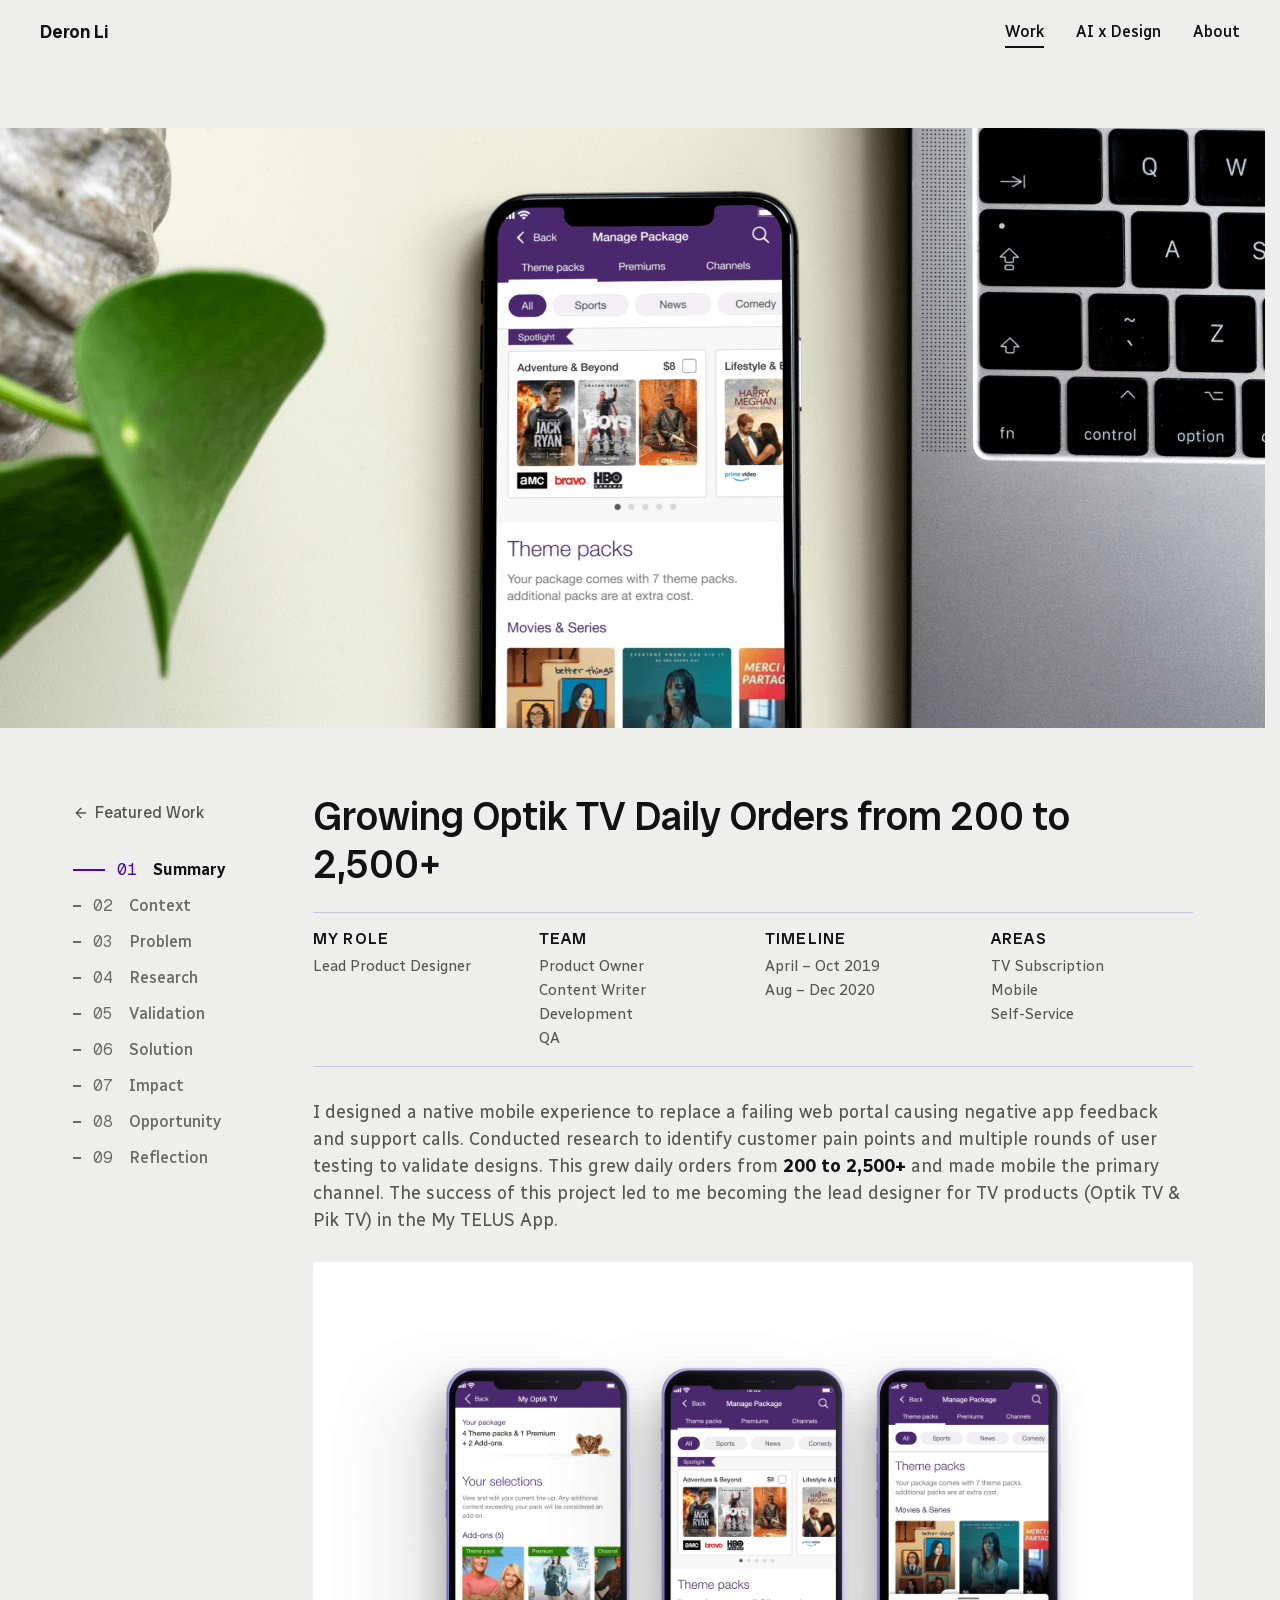
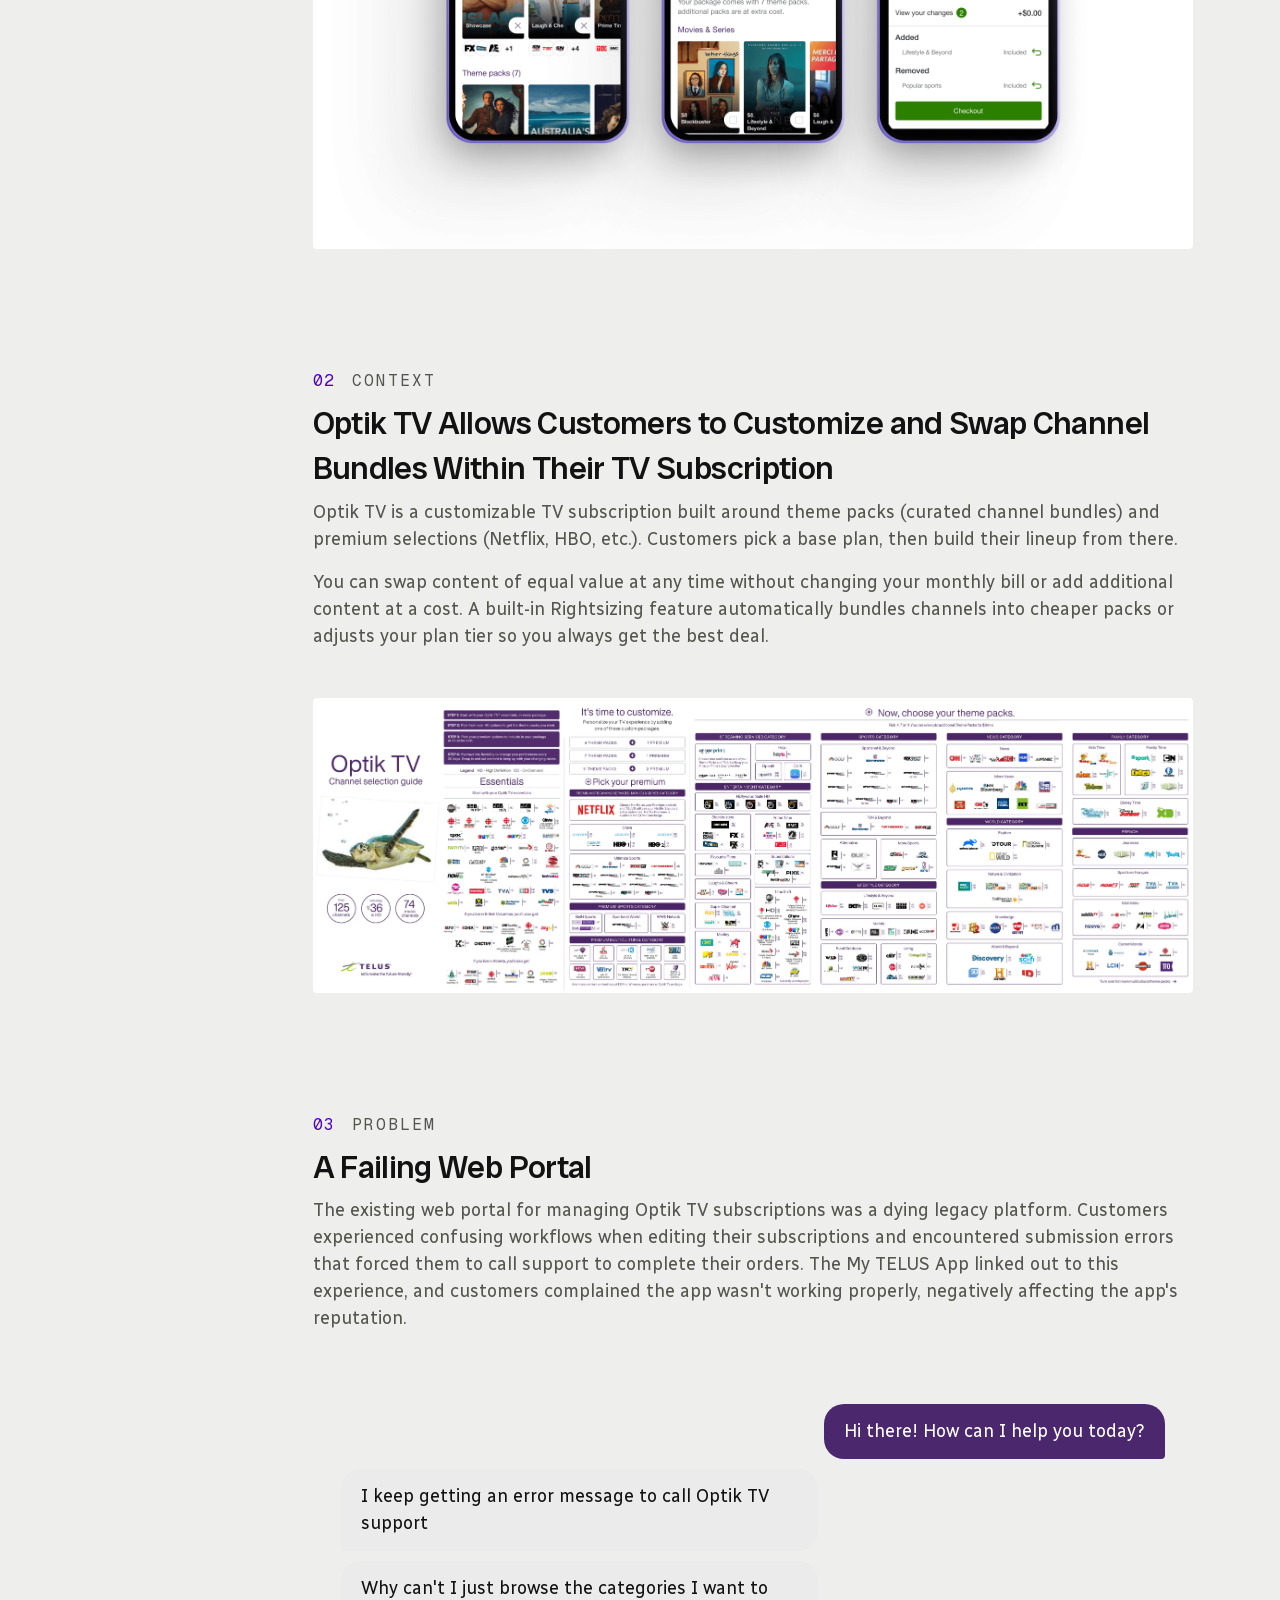
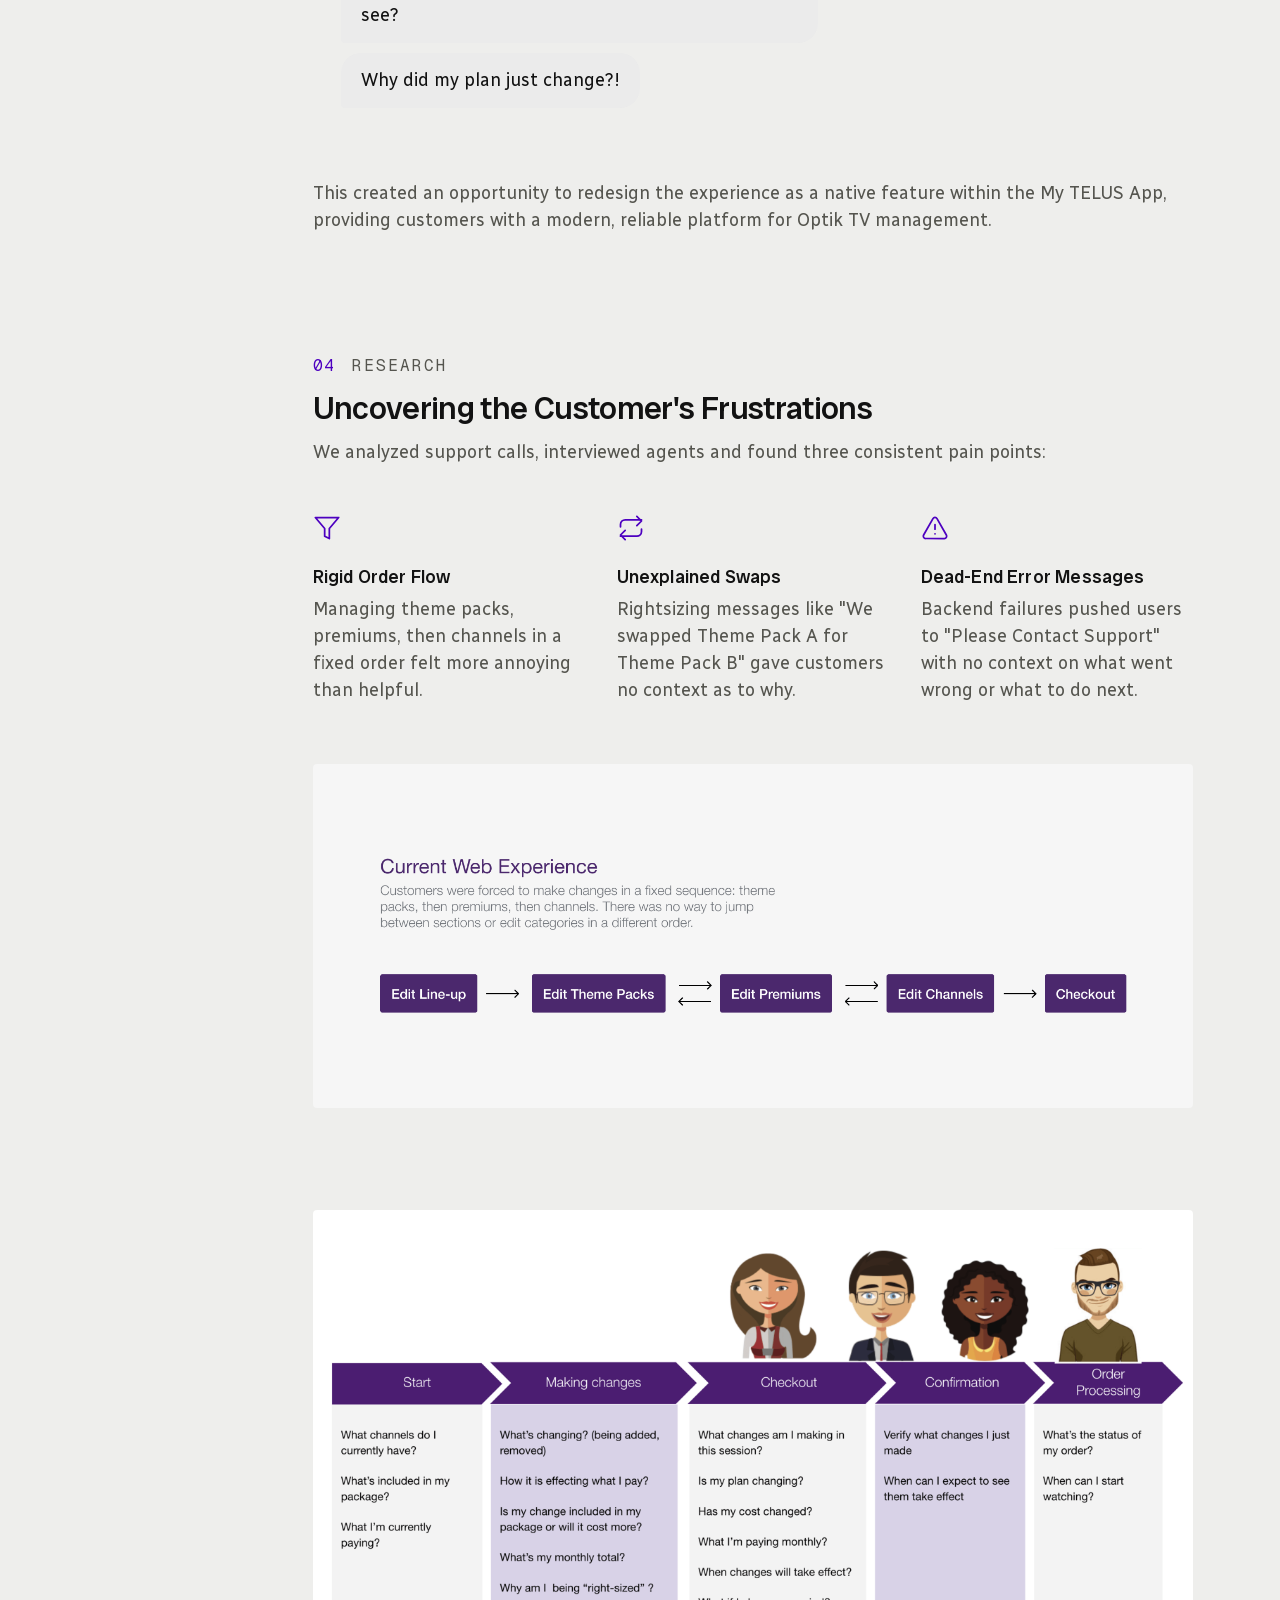
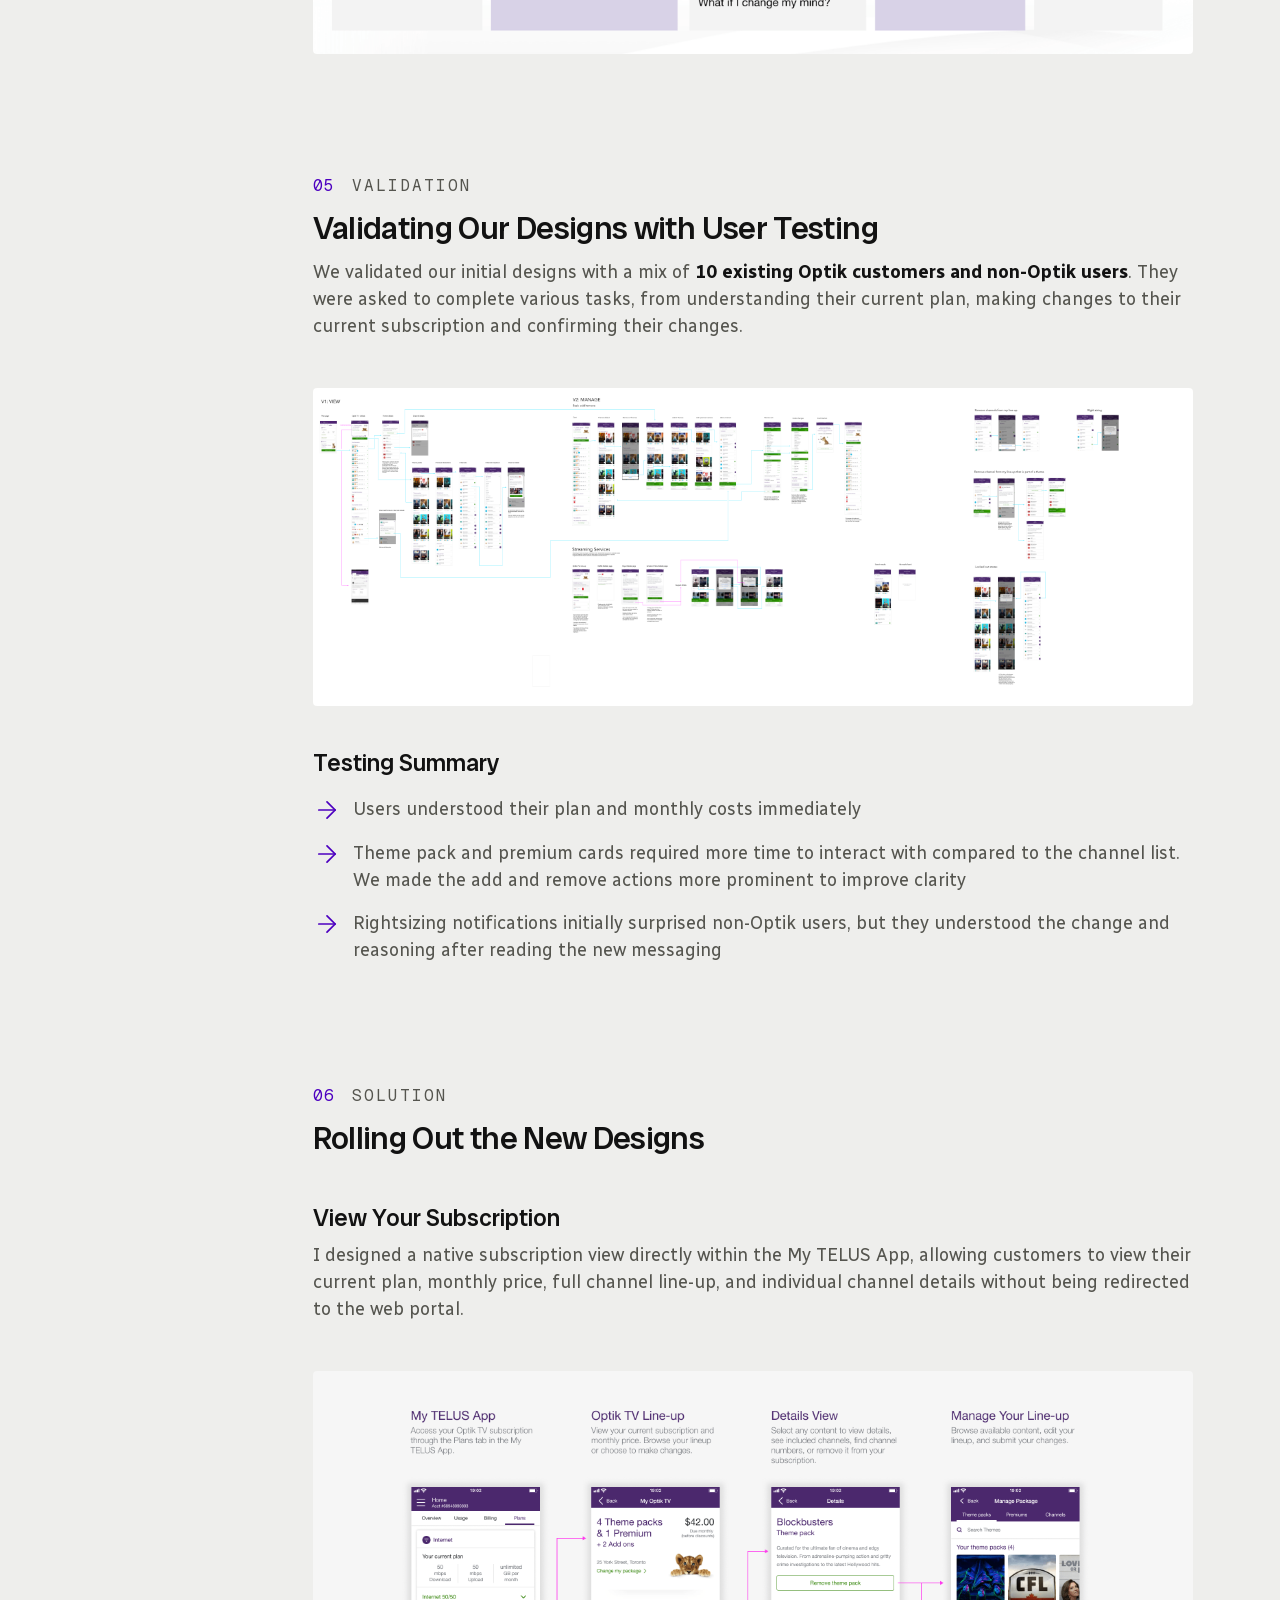
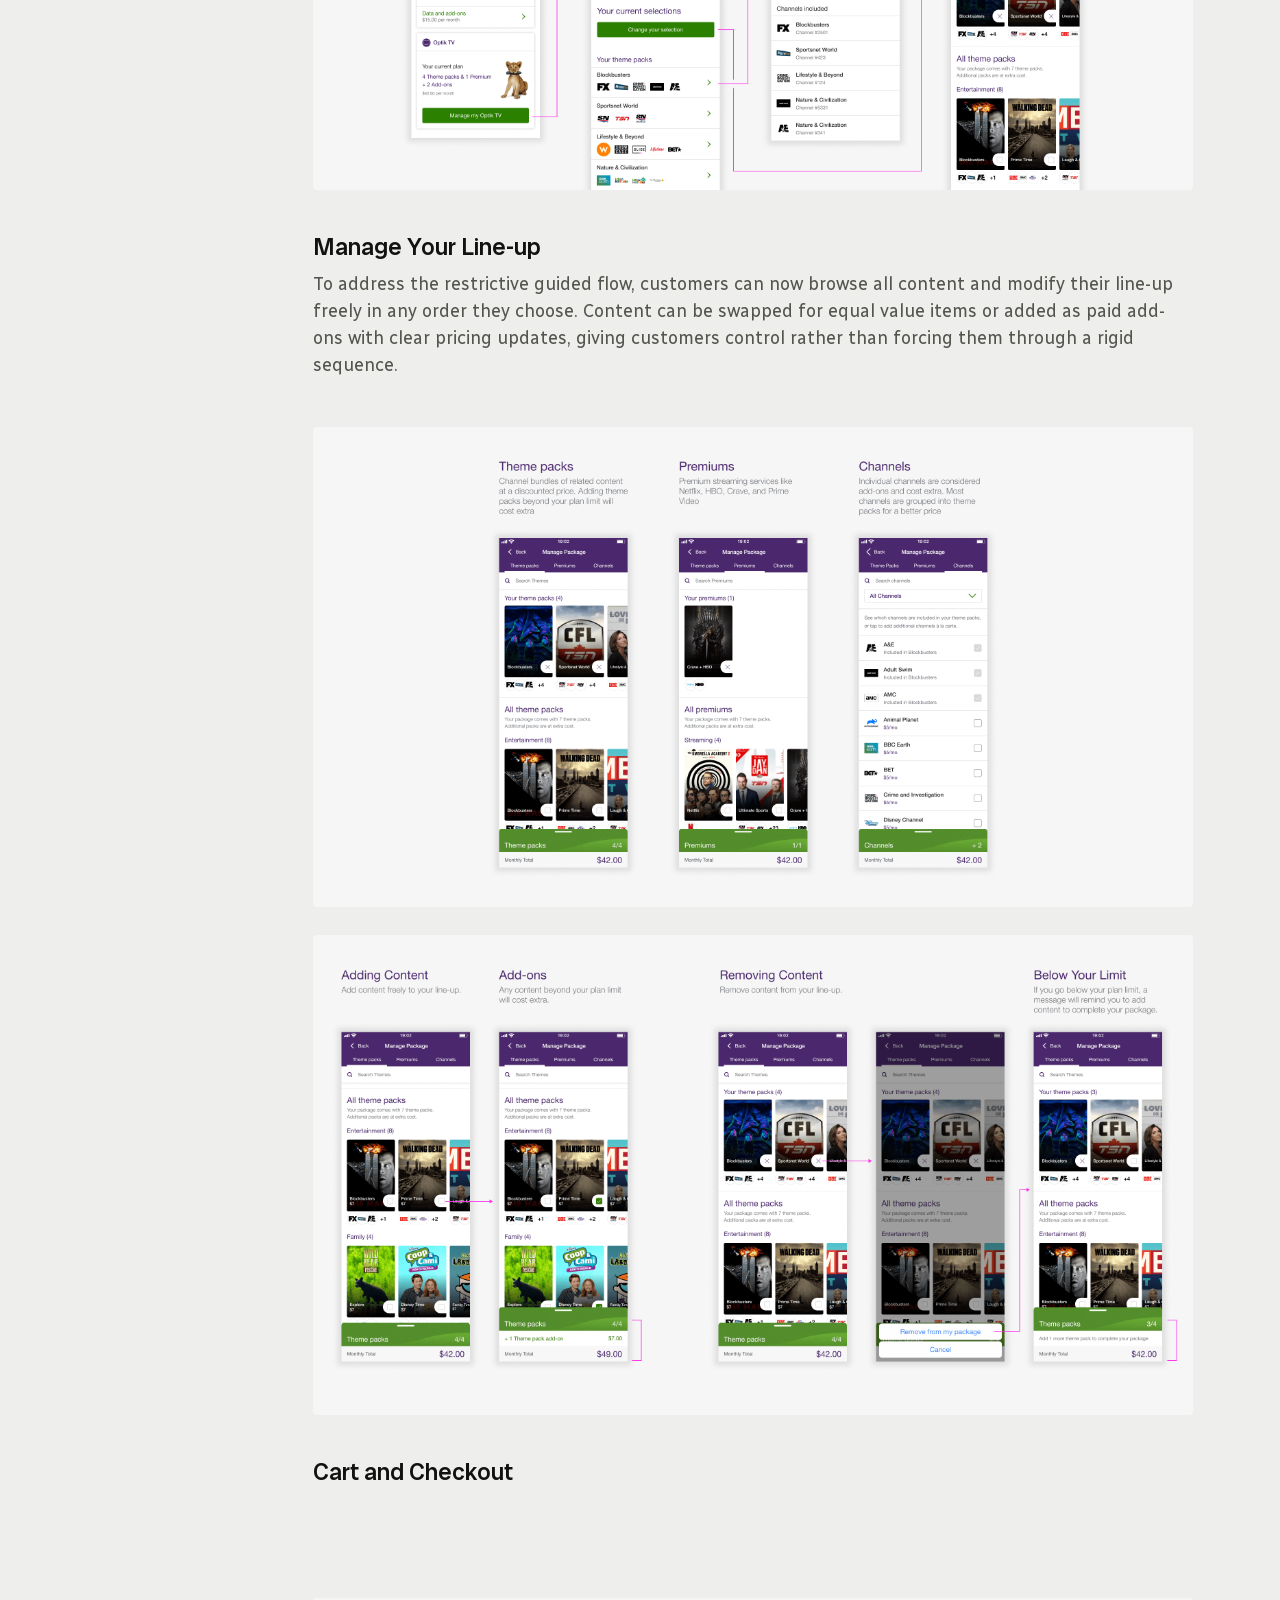
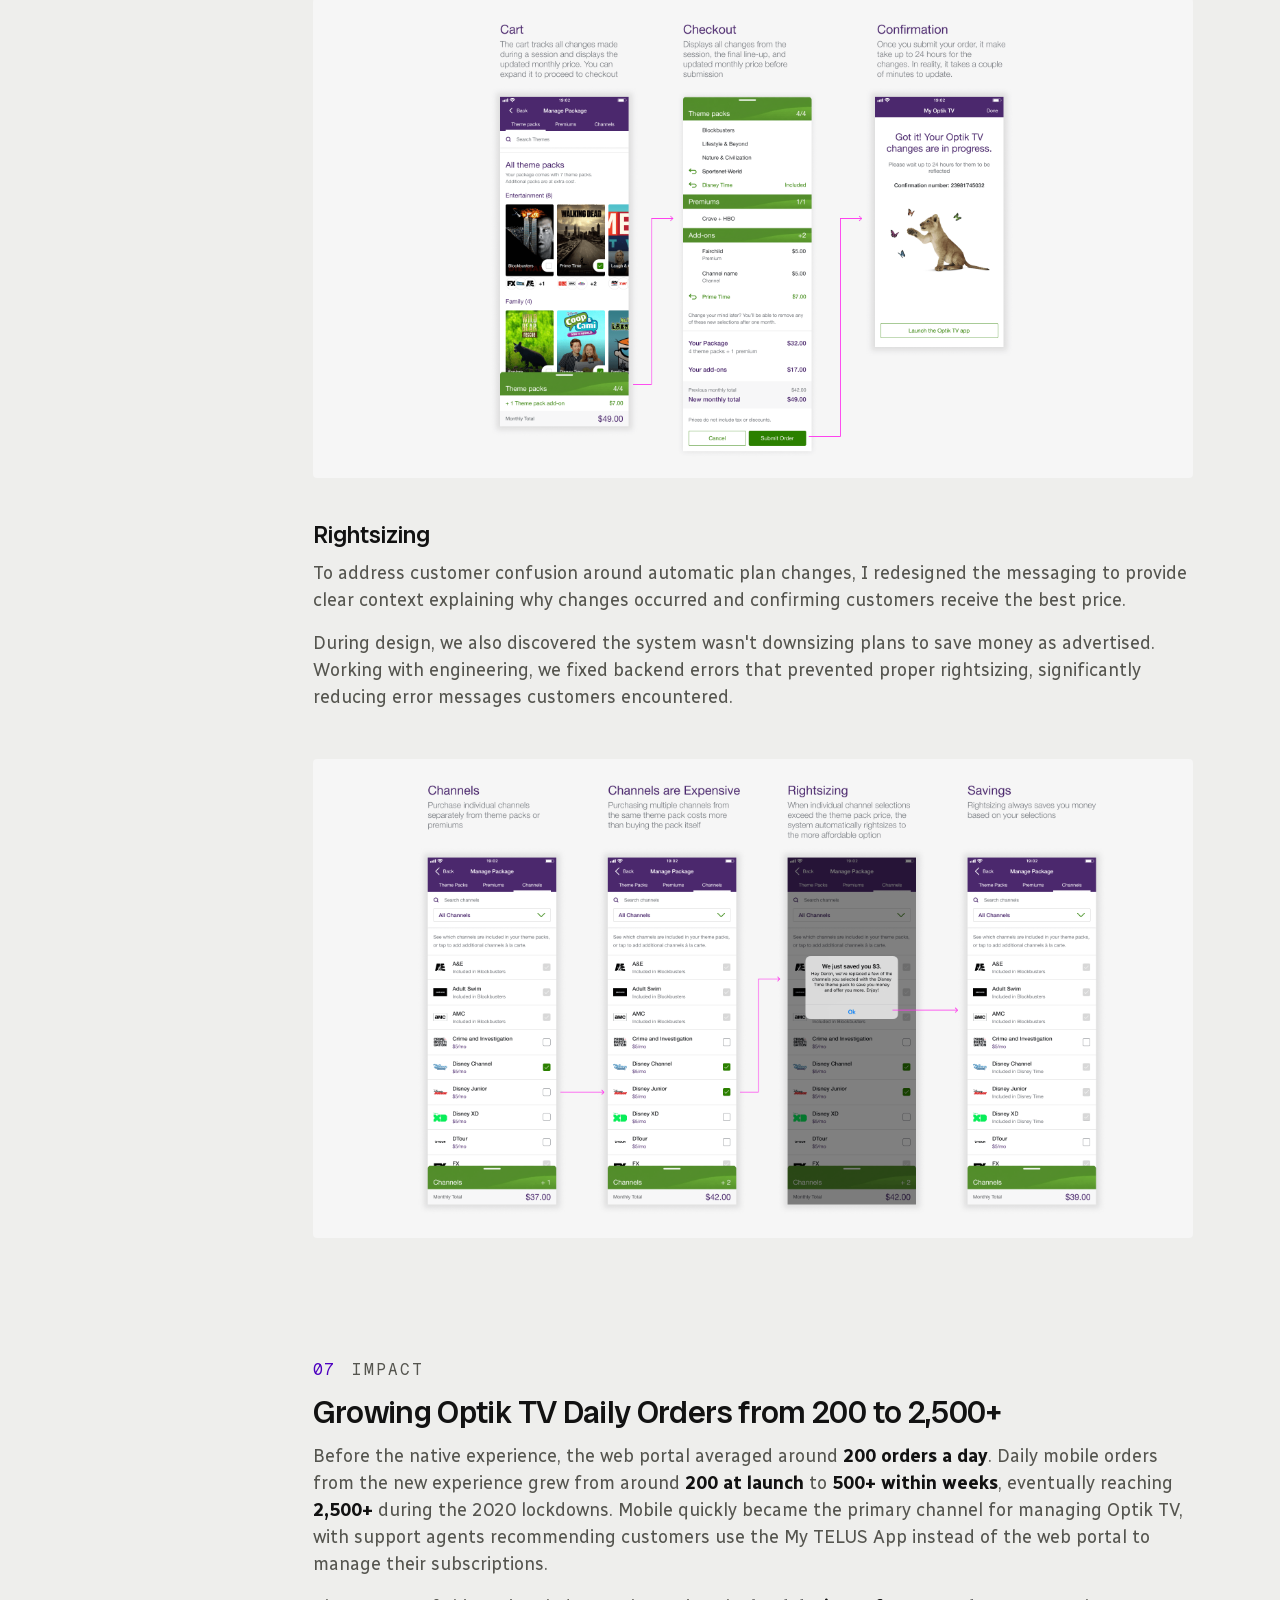
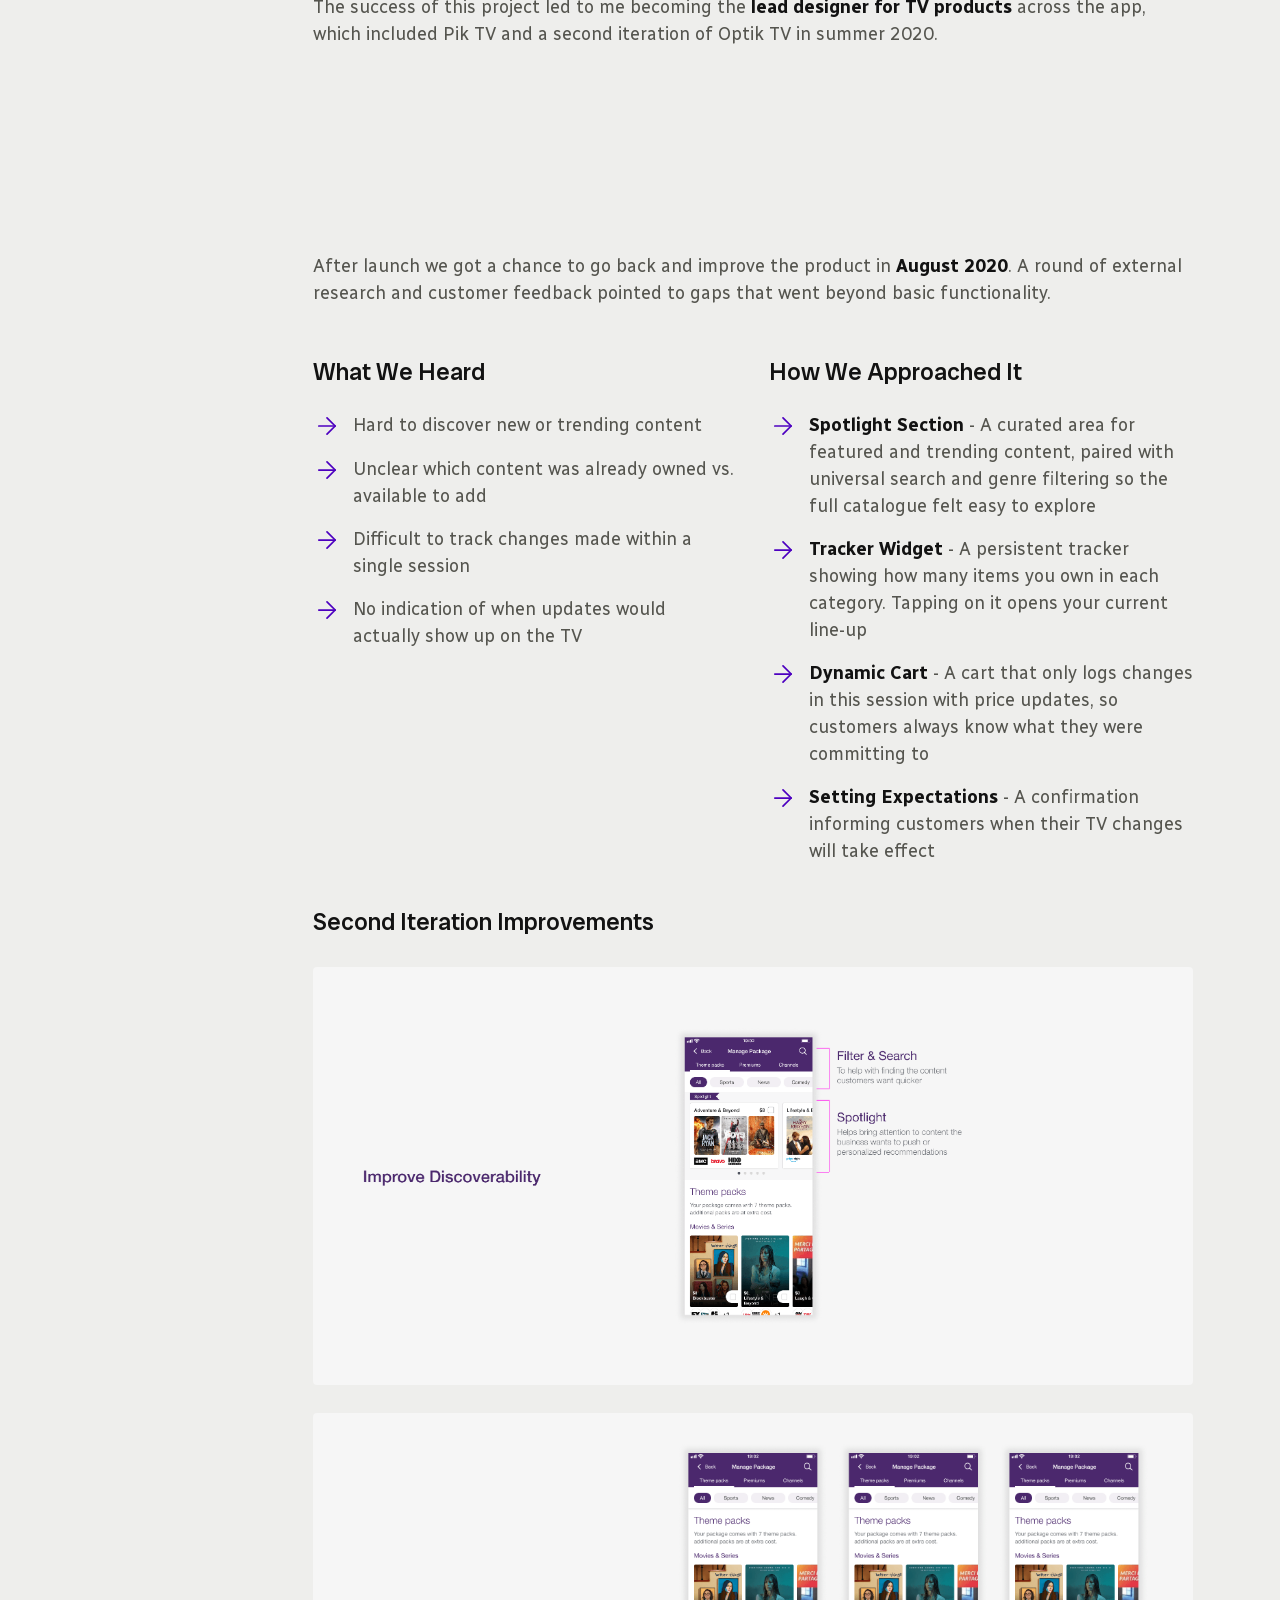
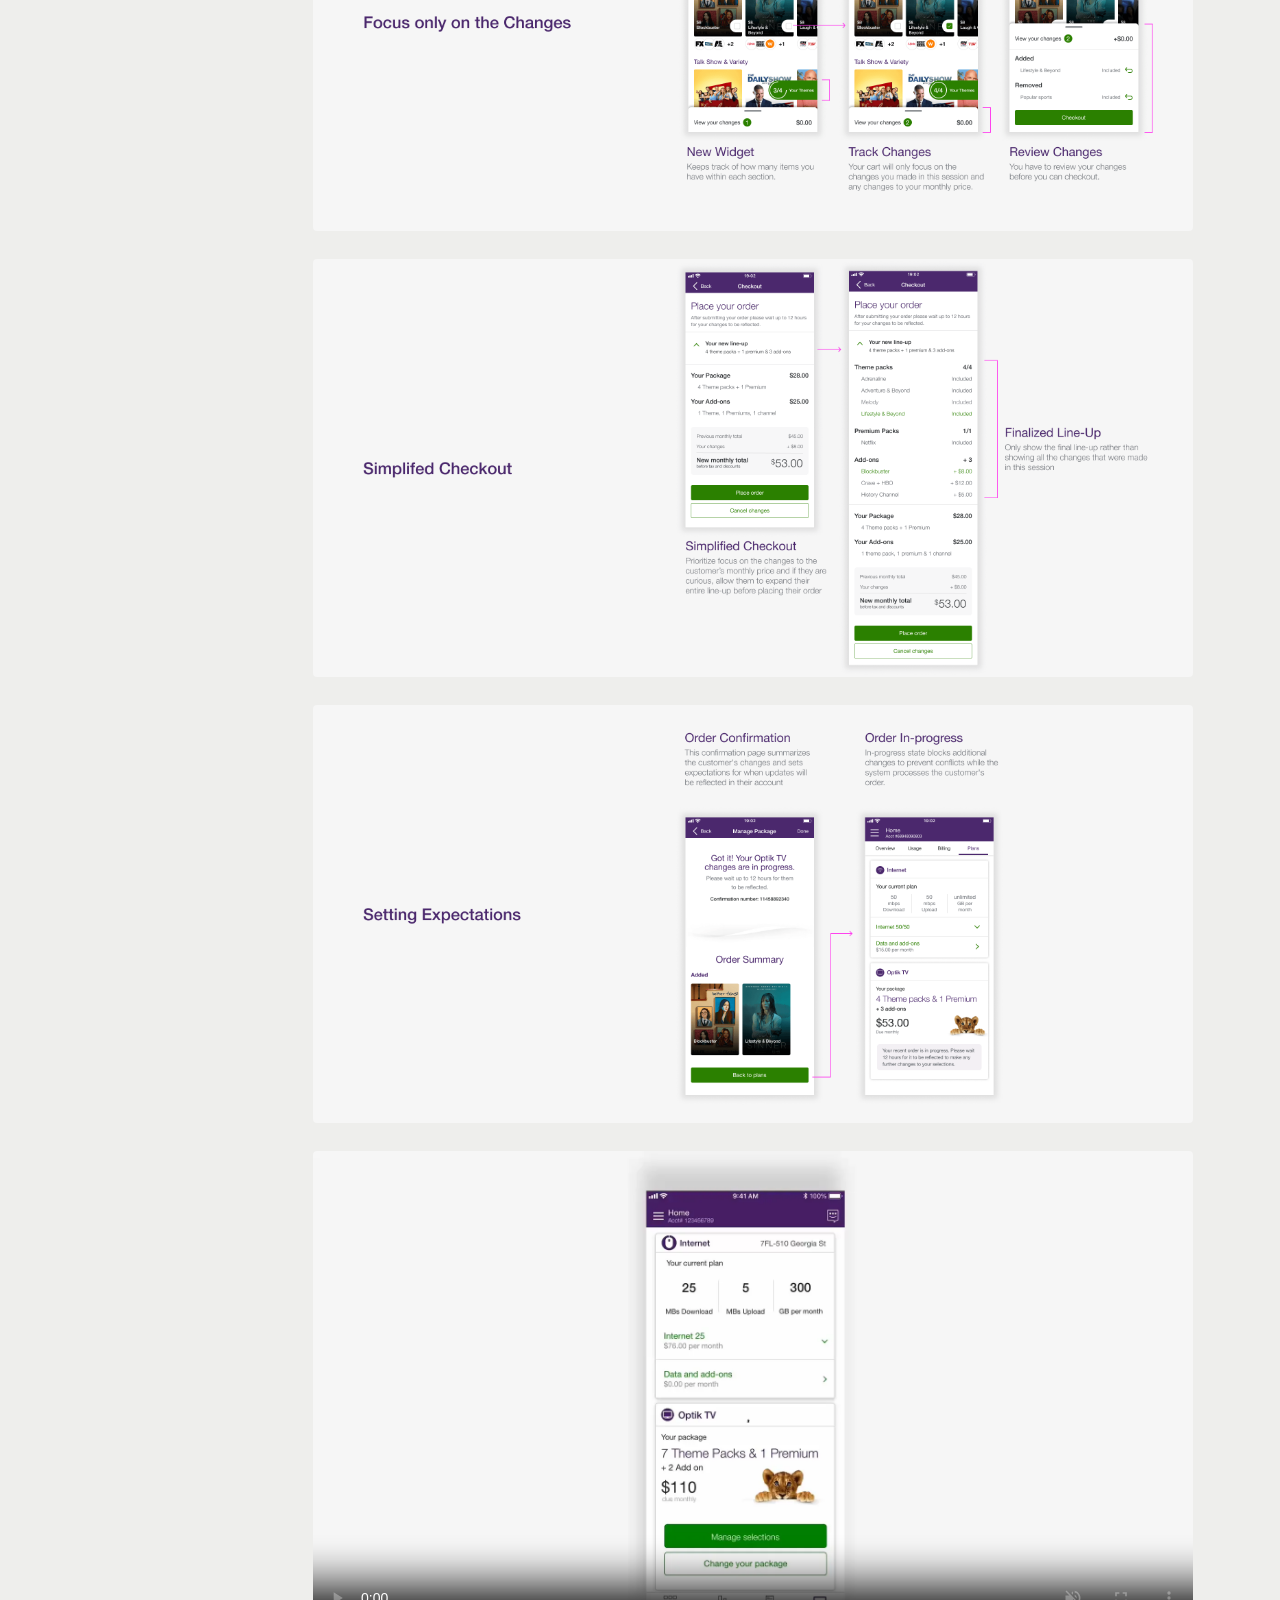
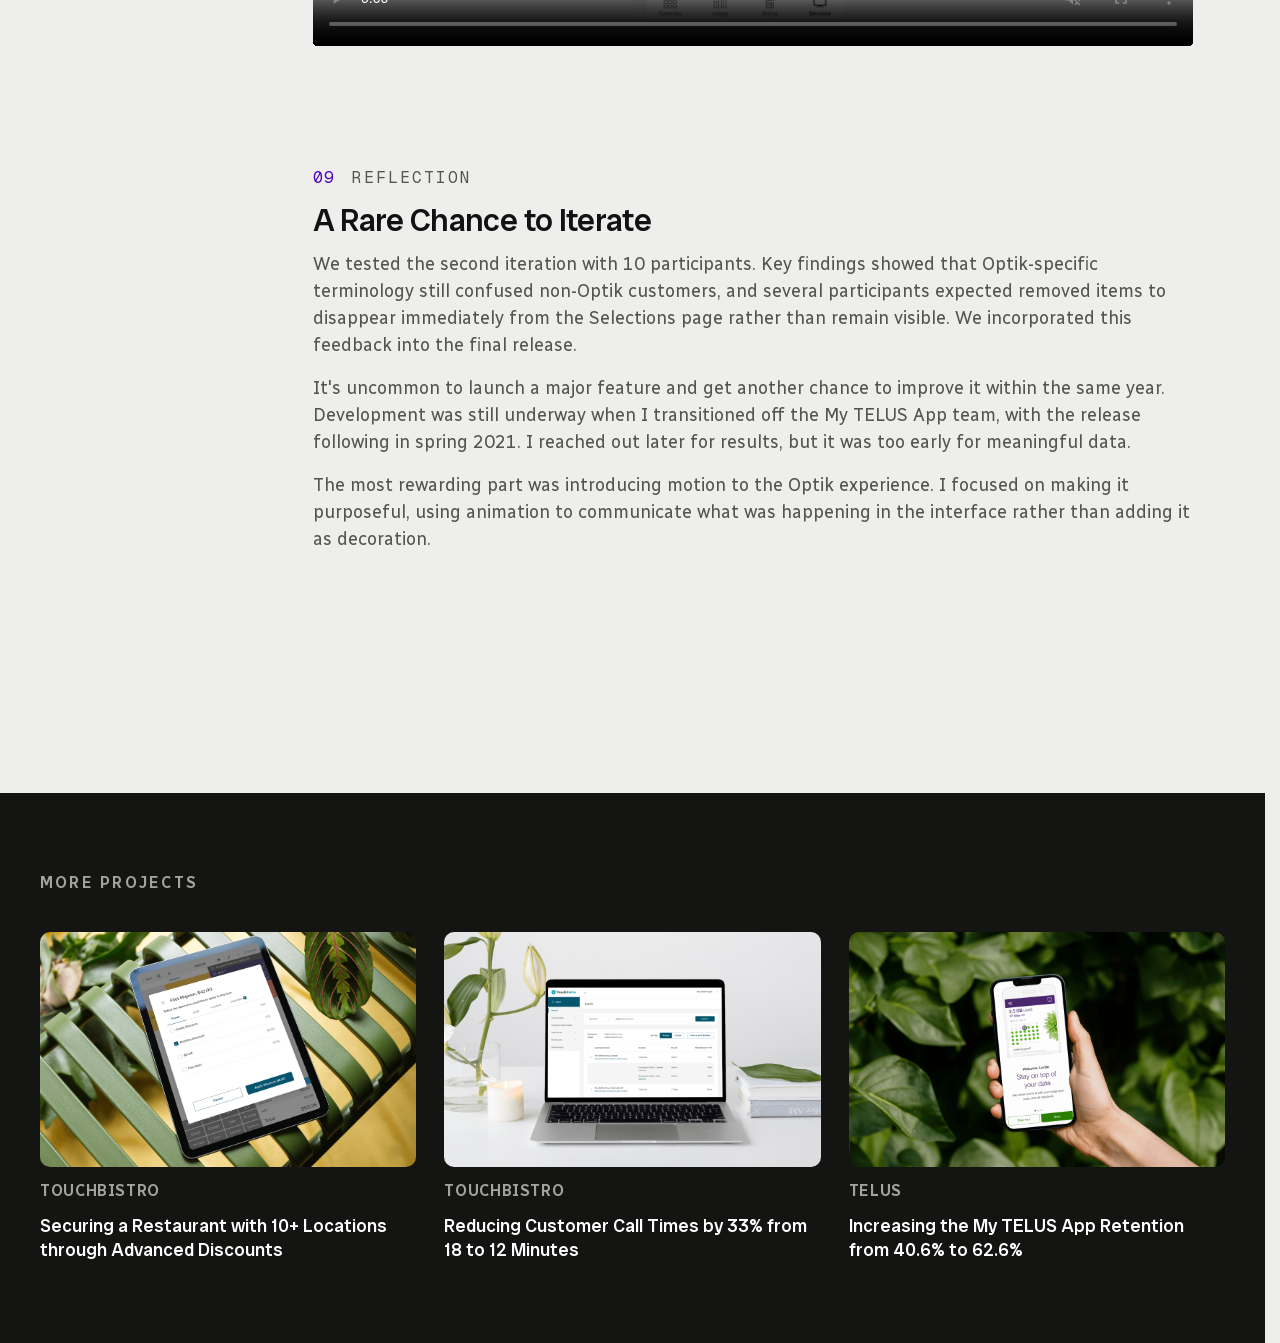
<file: optik.html>
<!DOCTYPE html>
<html lang="en">
<head>
  <meta charset="UTF-8" />
  <meta name="viewport" content="width=device-width, initial-scale=1.0" />
  <title>TELUS — Growing Optik TV Daily Orders · Deron Li</title>
  <link rel="stylesheet" href="css/site.css">
  <link rel="preload" href="fonts/radio-canada-big-latin.woff2" as="font" type="font/woff2" crossorigin>
  <link rel="preload" href="fonts/radio-canada-latin.woff2" as="font" type="font/woff2" crossorigin>
  <link rel="stylesheet" href="css/brand.css">
  <link rel="stylesheet" href="css/case-study-brand.css">
  <link rel="stylesheet" href="css/nav.css">
  <link rel="icon" type="image/png" sizes="32x32" href="images/favicon-32x32.png">
  <link rel="icon" type="image/png" sizes="16x16" href="images/favicon-16x16.png">
  <link rel="shortcut icon" href="images/favicon.ico">
  <!-- Google tag (gtag.js) -->
  <script async src="https://www.googletagmanager.com/gtag/js?id=G-8R2R3N4KR2"></script>
  <script>
    window.dataLayer = window.dataLayer || [];
    function gtag(){dataLayer.push(arguments);}
    gtag('js', new Date());
    gtag('config', 'G-8R2R3N4KR2');
  </script>
  <style>
    .cs-chat {
      display: flex;
      flex-direction: column;
      gap: 10px;
      padding: 40px 28px;
      margin: 32px 0;
    }
    .cs-chat-bubble {
      max-width: 58%;
      padding: 14px 20px;
      border-radius: 20px;
      font-family: var(--font-body);
      font-size: var(--text-body-lg);
      line-height: var(--leading-normal);
      opacity: 0;
      transform: translateY(10px);
      transition: opacity 0.35s ease, transform 0.35s ease;
    }
    .cs-chat-bubble--agent {
      align-self: flex-end;
      background: #4B286D;
      color: #fff;
      border-bottom-right-radius: 4px;
    }
    .cs-chat-bubble--customer {
      align-self: flex-start;
      background: #ebebeb;
      color: var(--charcoal);
      border-bottom-left-radius: 4px;
    }
    .cs-chat.is-animated .cs-chat-bubble:nth-child(1) { opacity: 1; transform: none; transition-delay: 0.2s; }
    .cs-chat.is-animated .cs-chat-bubble:nth-child(2) { opacity: 1; transform: none; transition-delay: 0.9s; }
    .cs-chat.is-animated .cs-chat-bubble:nth-child(3) { opacity: 1; transform: none; transition-delay: 1.4s; }
    .cs-chat.is-animated .cs-chat-bubble:nth-child(4) { opacity: 1; transform: none; transition-delay: 1.9s; }
    @media (prefers-reduced-motion: reduce) {
      .cs-chat-bubble { opacity: 1; transform: none; transition: none; }
    }
    @media (max-width: 600px) {
      .cs-chat-bubble { max-width: 80%; }
    }
  </style>
  <link rel="stylesheet" href="css/cs-hotfix.css">
</head>
<body>

<nav class="nav" aria-label="Main">
  <div class="wrap nav-in">
    <a class="nav-logo" href="index.html">Deron Li</a>
    <div class="nav-links label"><a href="index.html#work" aria-current="page">Work</a><a href="ai-design.html">AI x Design</a><a href="about.html">About</a></div>
  </div>
</nav>

<div class="cs-page">

  <div class="cs-cover">
    <img src="images/homepage/optik.png" alt="TELUS Optik TV" />
  </div>

  <div class="cs-body">

    <div class="cs-layout">

      <aside class="cs-toc">
        <a class="toc-back" href="index.html#work">
          <svg width="16" height="16" viewBox="0 0 24 24" fill="none" stroke="currentColor" stroke-width="2" stroke-linecap="round" stroke-linejoin="round" aria-hidden="true"><line x1="19" y1="12" x2="5" y2="12"/><polyline points="12 19 5 12 12 5"/></svg>
          Featured Work
        </a>
        <div class="toc-track">
          <ul>
            <li><a class="toc-link" href="#summary"><span class="toc-num">01</span>Summary</a></li>
            <li><a class="toc-link" href="#context"><span class="toc-num">02</span>Context</a></li>
            <li><a class="toc-link" href="#problem"><span class="toc-num">03</span>Problem</a></li>
            <li><a class="toc-link" href="#research"><span class="toc-num">04</span>Research</a></li>
            <li><a class="toc-link" href="#validation"><span class="toc-num">05</span>Validation</a></li>
            <li><a class="toc-link" href="#solution"><span class="toc-num">06</span>Solution</a></li>
            <li><a class="toc-link" href="#impact"><span class="toc-num">07</span>Impact</a></li>
            <li><a class="toc-link" href="#opportunity"><span class="toc-num">08</span>Opportunity</a></li>
            <li><a class="toc-link" href="#reflection"><span class="toc-num">09</span>Reflection</a></li>
          </ul>
        </div>
      </aside>

      <div class="cs-sections">

        <header class="cs-hero" id="summary">
          <h1 class="cs-title h1">Growing Optik TV Daily Orders from 200 to 2,500+</h1>
          <div class="cs-meta">
            <div class="cs-meta-item">
              <p>My Role</p>
              <p>Lead Product Designer</p>
            </div>
            <div class="cs-meta-item">
              <p>Team</p>
              <p>Product Owner<br>Content Writer<br>Development<br>QA</p>
            </div>
            <div class="cs-meta-item">
              <p>Timeline</p>
              <p>April – Oct 2019<br>Aug – Dec 2020</p>
            </div>
            <div class="cs-meta-item">
              <p>Areas</p>
              <p>TV Subscription<br>Mobile<br>Self-Service</p>
            </div>
          </div>
          <p class="cs-summary body-lg">I designed a native mobile experience to replace a failing web portal causing negative app feedback and support calls. Conducted research to identify customer pain points and multiple rounds of user testing to validate designs. This grew daily orders from <strong>200 to 2,500+</strong> and made mobile the primary channel. The success of this project led to me becoming the lead designer for TV products (Optik TV &amp; Pik TV) in the My TELUS App.</p>
          <div class="cs-placeholder"><div class="cs-placeholder-inner"><img src="images/optik/summary.png" alt="Optik TV summary" /></div></div>
        </header>

        <section class="cs-section" id="context">
          <h5>Context</h5>
          <h2 class="h2">Optik TV Allows Customers to Customize and Swap Channel Bundles Within Their TV Subscription</h2>
          <p class="body-lg">Optik TV is a customizable TV subscription built around theme packs (curated channel bundles) and premium selections (Netflix, HBO, etc.). Customers pick a base plan, then build their lineup from there.</p>
          <p class="body-lg">You can swap content of equal value at any time without changing your monthly bill or add additional content at a cost. A built-in Rightsizing feature automatically bundles channels into cheaper packs or adjusts your plan tier so you always get the best deal.</p>
          <div class="cs-placeholder"><div class="cs-placeholder-inner"><img src="images/optik/context.webp" alt="Optik TV context" /></div></div>
        </section>

        <section class="cs-section" id="problem">
          <h5>Problem</h5>
          <h2 class="h2">A Failing Web Portal</h2>
          <p class="body-lg">The existing web portal for managing Optik TV subscriptions was a dying legacy platform. Customers experienced confusing workflows when editing their subscriptions and encountered submission errors that forced them to call support to complete their orders. The My TELUS App linked out to this experience, and customers complained the app wasn't working properly, negatively affecting the app's reputation.</p>
          <div class="cs-chat" id="optik-chat" aria-label="Example customer support conversation">
            <div class="cs-chat-bubble cs-chat-bubble--agent">Hi there! How can I help you today?</div>
            <div class="cs-chat-bubble cs-chat-bubble--customer">I keep getting an error message to call Optik TV support</div>
            <div class="cs-chat-bubble cs-chat-bubble--customer">Why can't I just browse the categories I want to see?</div>
            <div class="cs-chat-bubble cs-chat-bubble--customer">Why did my plan just change?!</div>
          </div>
          <p class="body-lg">This created an opportunity to redesign the experience as a native feature within the My TELUS App, providing customers with a modern, reliable platform for Optik TV management.</p>
        </section>

        <section class="cs-section" id="research">
          <h5>Research</h5>
          <h2 class="h2">Uncovering the Customer's Frustrations</h2>
          <p class="body-lg">We analyzed support calls, interviewed agents and found three consistent pain points:</p>
          <div class="cs-features">
            <div class="cs-feature">
              <svg class="cs-feature-icon" viewBox="0 0 24 24" fill="none" stroke="currentColor" stroke-width="1.5" stroke-linecap="round" stroke-linejoin="round" aria-hidden="true"><polygon points="22 3 2 3 10 12.46 10 19 14 21 14 12.46 22 3"/></svg>
              <h4 class="cs-feature-title h4">Rigid Order Flow</h4>
              <p class="cs-feature-desc body-lg">Managing theme packs, premiums, then channels in a fixed order felt more annoying than helpful.</p>
            </div>
            <div class="cs-feature">
              <svg class="cs-feature-icon" viewBox="0 0 24 24" fill="none" stroke="currentColor" stroke-width="1.5" stroke-linecap="round" stroke-linejoin="round" aria-hidden="true"><path d="m17 2 4 4-4 4"/><path d="M3 11V9a4 4 0 0 1 4-4h14"/><path d="m7 22-4-4 4-4"/><path d="M21 13v2a4 4 0 0 1-4 4H3"/></svg>
              <h4 class="cs-feature-title h4">Unexplained Swaps</h4>
              <p class="cs-feature-desc body-lg">Rightsizing messages like "We swapped Theme Pack A for Theme Pack B" gave customers no context as to why.</p>
            </div>
            <div class="cs-feature">
              <svg class="cs-feature-icon" viewBox="0 0 24 24" fill="none" stroke="currentColor" stroke-width="1.5" stroke-linecap="round" stroke-linejoin="round" aria-hidden="true"><path d="m21.73 18-8-14a2 2 0 0 0-3.48 0l-8 14A2 2 0 0 0 4 21h16a2 2 0 0 0 1.73-3"/><path d="M12 9v4"/><path d="M12 17h.01"/></svg>
              <h4 class="cs-feature-title h4">Dead-End Error Messages</h4>
              <p class="cs-feature-desc body-lg">Backend failures pushed users to "Please Contact Support" with no context on what went wrong or what to do next.</p>
            </div>
          </div>
          <div class="cs-placeholder"><div class="cs-placeholder-inner"><img src="images/optik/researchflow.png" alt="Research flow" /></div></div>
          <h3 class="h3">Mapping Customer's Thoughts</h3>
          <div class="cs-placeholder"><div class="cs-placeholder-inner"><img src="images/optik/customers.png" alt="Customer journey mapping" /></div></div>
        </section>

        <section class="cs-section" id="validation">
          <h5>Validation</h5>
          <h2 class="h2">Validating Our Designs with User Testing</h2>
          <p class="body-lg">We validated our initial designs with a mix of <strong>10 existing Optik customers and non-Optik users</strong>. They were asked to complete various tasks, from understanding their current plan, making changes to their current subscription and confirming their changes.</p>
          <div class="cs-placeholder"><div class="cs-placeholder-inner"><img src="images/optik/optikappflow.webp" alt="Optik app flow" /></div></div>
          <h3 class="h3">Testing Summary</h3>
          <ul class="cs-arrow-list">
            <li class="cs-arrow-item">
              <svg class="cs-arrow-icon" viewBox="0 0 24 24" fill="none" stroke="currentColor" stroke-width="2" stroke-linecap="round" stroke-linejoin="round" aria-hidden="true"><line x1="5" y1="12" x2="19" y2="12"/><polyline points="12 5 19 12 12 19"/></svg>
              <span>Users understood their plan and monthly costs immediately</span>
            </li>
            <li class="cs-arrow-item">
              <svg class="cs-arrow-icon" viewBox="0 0 24 24" fill="none" stroke="currentColor" stroke-width="2" stroke-linecap="round" stroke-linejoin="round" aria-hidden="true"><line x1="5" y1="12" x2="19" y2="12"/><polyline points="12 5 19 12 12 19"/></svg>
              <span>Theme pack and premium cards required more time to interact with compared to the channel list. We made the add and remove actions more prominent to improve clarity</span>
            </li>
            <li class="cs-arrow-item">
              <svg class="cs-arrow-icon" viewBox="0 0 24 24" fill="none" stroke="currentColor" stroke-width="2" stroke-linecap="round" stroke-linejoin="round" aria-hidden="true"><line x1="5" y1="12" x2="19" y2="12"/><polyline points="12 5 19 12 12 19"/></svg>
              <span>Rightsizing notifications initially surprised non-Optik users, but they understood the change and reasoning after reading the new messaging</span>
            </li>
          </ul>
        </section>

        <section class="cs-section" id="solution">
          <h5>Solution</h5>
          <h2 class="h2">Rolling Out the New Designs</h2>
          <h3 class="h3">View Your Subscription</h3>
          <p class="body-lg">I designed a native subscription view directly within the My TELUS App, allowing customers to view their current plan, monthly price, full channel line-up, and individual channel details without being redirected to the web portal.</p>
          <div class="cs-placeholder"><div class="cs-placeholder-inner"><img src="images/optik/viewsubscription.png" alt="View subscription screen" /></div></div>
          <h3 class="h3">Manage Your Line-up</h3>
          <p class="body-lg">To address the restrictive guided flow, customers can now browse all content and modify their line-up freely in any order they choose. Content can be swapped for equal value items or added as paid add-ons with clear pricing updates, giving customers control rather than forcing them through a rigid sequence.</p>
          <div class="cs-placeholder"><div class="cs-placeholder-inner"><img src="images/optik/manage1.png" alt="Manage lineup screen" /></div></div>
          <div class="cs-placeholder"><div class="cs-placeholder-inner"><img src="images/optik/addremove.png" alt="Add and remove actions" /></div></div>
          <h3 class="h3">Cart and Checkout</h3>
          <p class="body-lg">I added a persistent cart that tracks changes and displays the updated monthly price throughout the session. Customers can review all changes before submitting their order, providing transparency.</p>
          <div class="cs-placeholder"><div class="cs-placeholder-inner"><img src="images/optik/cart.png" alt="Cart and checkout" /></div></div>
          <h3 class="h3">Rightsizing</h3>
          <p class="body-lg">To address customer confusion around automatic plan changes, I redesigned the messaging to provide clear context explaining why changes occurred and confirming customers receive the best price.</p>
          <p class="body-lg">During design, we also discovered the system wasn't downsizing plans to save money as advertised. Working with engineering, we fixed backend errors that prevented proper rightsizing, significantly reducing error messages customers encountered.</p>
          <div class="cs-placeholder"><div class="cs-placeholder-inner"><img src="images/optik/Rightsizing.png" alt="Rightsizing messaging" /></div></div>
        </section>

        <section class="cs-section" id="impact">
          <h5>Impact</h5>
          <h2 class="h2">Growing Optik TV Daily Orders from 200 to 2,500+</h2>
          <p class="body-lg">Before the native experience, the web portal averaged around <strong>200 orders a day</strong>. Daily mobile orders from the new experience grew from around <strong>200 at launch</strong> to <strong>500+ within weeks</strong>, eventually reaching <strong>2,500+</strong> during the 2020 lockdowns. Mobile quickly became the primary channel for managing Optik TV, with support agents recommending customers use the My TELUS App instead of the web portal to manage their subscriptions.</p>
          <p class="body-lg">The success of this project led to me becoming the <strong>lead designer for TV products</strong> across the app, which included Pik TV and a second iteration of Optik TV in summer 2020.</p>
        </section>

        <section class="cs-section" id="opportunity">
          <h5>Opportunity</h5>
          <h2 class="h2">Opportunity for a Second Iteration</h2>
          <p class="body-lg">After launch we got a chance to go back and improve the product in <strong>August 2020</strong>. A round of external research and customer feedback pointed to gaps that went beyond basic functionality.</p>
          <div class="cs-2col">
            <div>
              <h3 class="h3">What We Heard</h3>
              <ul class="cs-arrow-list">
                <li class="cs-arrow-item">
                  <svg class="cs-arrow-icon" viewBox="0 0 24 24" fill="none" stroke="currentColor" stroke-width="2" stroke-linecap="round" stroke-linejoin="round" aria-hidden="true"><line x1="5" y1="12" x2="19" y2="12"/><polyline points="12 5 19 12 12 19"/></svg>
                  <span>Hard to discover new or trending content</span>
                </li>
                <li class="cs-arrow-item">
                  <svg class="cs-arrow-icon" viewBox="0 0 24 24" fill="none" stroke="currentColor" stroke-width="2" stroke-linecap="round" stroke-linejoin="round" aria-hidden="true"><line x1="5" y1="12" x2="19" y2="12"/><polyline points="12 5 19 12 12 19"/></svg>
                  <span>Unclear which content was already owned vs. available to add</span>
                </li>
                <li class="cs-arrow-item">
                  <svg class="cs-arrow-icon" viewBox="0 0 24 24" fill="none" stroke="currentColor" stroke-width="2" stroke-linecap="round" stroke-linejoin="round" aria-hidden="true"><line x1="5" y1="12" x2="19" y2="12"/><polyline points="12 5 19 12 12 19"/></svg>
                  <span>Difficult to track changes made within a single session</span>
                </li>
                <li class="cs-arrow-item">
                  <svg class="cs-arrow-icon" viewBox="0 0 24 24" fill="none" stroke="currentColor" stroke-width="2" stroke-linecap="round" stroke-linejoin="round" aria-hidden="true"><line x1="5" y1="12" x2="19" y2="12"/><polyline points="12 5 19 12 12 19"/></svg>
                  <span>No indication of when updates would actually show up on the TV</span>
                </li>
              </ul>
            </div>
            <div>
              <h3 class="h3">How We Approached It</h3>
              <ul class="cs-arrow-list">
                <li class="cs-arrow-item">
                  <svg class="cs-arrow-icon" viewBox="0 0 24 24" fill="none" stroke="currentColor" stroke-width="2" stroke-linecap="round" stroke-linejoin="round" aria-hidden="true"><line x1="5" y1="12" x2="19" y2="12"/><polyline points="12 5 19 12 12 19"/></svg>
                  <span><strong>Spotlight Section</strong> - A curated area for featured and trending content, paired with universal search and genre filtering so the full catalogue felt easy to explore</span>
                </li>
                <li class="cs-arrow-item">
                  <svg class="cs-arrow-icon" viewBox="0 0 24 24" fill="none" stroke="currentColor" stroke-width="2" stroke-linecap="round" stroke-linejoin="round" aria-hidden="true"><line x1="5" y1="12" x2="19" y2="12"/><polyline points="12 5 19 12 12 19"/></svg>
                  <span><strong>Tracker Widget</strong> - A persistent tracker showing how many items you own in each category. Tapping on it opens your current line-up</span>
                </li>
                <li class="cs-arrow-item">
                  <svg class="cs-arrow-icon" viewBox="0 0 24 24" fill="none" stroke="currentColor" stroke-width="2" stroke-linecap="round" stroke-linejoin="round" aria-hidden="true"><line x1="5" y1="12" x2="19" y2="12"/><polyline points="12 5 19 12 12 19"/></svg>
                  <span><strong>Dynamic Cart</strong> - A cart that only logs changes in this session with price updates, so customers always know what they were committing to</span>
                </li>
                <li class="cs-arrow-item">
                  <svg class="cs-arrow-icon" viewBox="0 0 24 24" fill="none" stroke="currentColor" stroke-width="2" stroke-linecap="round" stroke-linejoin="round" aria-hidden="true"><line x1="5" y1="12" x2="19" y2="12"/><polyline points="12 5 19 12 12 19"/></svg>
                  <span><strong>Setting Expectations</strong> - A confirmation informing customers when their TV changes will take effect</span>
                </li>
              </ul>
            </div>
          </div>
          <h3 class="h3">Second Iteration Improvements</h3>
          <div class="cs-placeholder"><div class="cs-placeholder-inner"><img src="images/optik/v2discoverability.png" alt="Spotlight section for discovery" /></div></div>
          <div class="cs-placeholder"><div class="cs-placeholder-inner"><img src="images/optik/v2changes.png" alt="Tracker widget" /></div></div>
          <div class="cs-placeholder"><div class="cs-placeholder-inner"><img src="images/optik/v2checkout.png" alt="Dynamic cart and checkout" /></div></div>
          <div class="cs-placeholder"><div class="cs-placeholder-inner"><img src="images/optik/v2expectations.png" alt="Setting expectations confirmation" /></div></div>
          <div class="cs-placeholder"><div class="cs-placeholder-inner"><video class="lazy-video" data-src="images/optik/optik-tv-flow.mp4" poster="images/optik/optik-tv-flow-poster.webp" width="1920" height="1080" preload="none" controls muted loop playsinline></video></div></div>
        </section>

        <section class="cs-section" id="reflection">
          <h5>Reflection</h5>
          <h2 class="h2">A Rare Chance to Iterate</h2>
          <p class="body-lg">We tested the second iteration with 10 participants. Key findings showed that Optik-specific terminology still confused non-Optik customers, and several participants expected removed items to disappear immediately from the Selections page rather than remain visible. We incorporated this feedback into the final release.</p>
          <p class="body-lg">It's uncommon to launch a major feature and get another chance to improve it within the same year. Development was still underway when I transitioned off the My TELUS App team, with the release following in spring 2021. I reached out later for results, but it was too early for meaningful data.</p>
          <p class="body-lg">The most rewarding part was introducing motion to the Optik experience. I focused on making it purposeful, using animation to communicate what was happening in the interface rather than adding it as decoration.</p>
        </section>

      </div>
    </div>

  </div>
</div>

<section class="cs-more">
  <div class="cs-more-inner">
    <p class="cs-more-heading">More Projects</p>
    <div class="cs-more-grid">

      <a class="cs-more-card" href="discounts.html">
        <div class="cs-more-img">
          <img src="images/homepage/discounts.png" alt="TouchBistro Advanced Discounts" />
        </div>
        <p class="cs-more-company">TouchBistro</p>
        <p class="cs-more-title">Securing a Restaurant with 10+ Locations through Advanced Discounts</p>
      </a>

      <a class="cs-more-card" href="support.html">
        <div class="cs-more-img">
          <img src="images/homepage/support.png" alt="TouchBistro Agent Access" />
        </div>
        <p class="cs-more-company">TouchBistro</p>
        <p class="cs-more-title">Reducing Customer Call Times by 33% from 18 to 12 Minutes</p>
      </a>

      <a class="cs-more-card" href="onboarding.html">
        <div class="cs-more-img">
          <img src="images/homepage/onboarding.png" alt="TELUS My App Retention" />
        </div>
        <p class="cs-more-company">TELUS</p>
        <p class="cs-more-title">Increasing the My TELUS App Retention from 40.6% to 62.6%</p>
      </a>

    </div>
  </div>
</section>

<script>
(function () {
  /* the side TOC: js/cs-toc.js (hotfix) */

  // Fade-in by mini-section. Headings absorb body text/lists below them
  // until the next heading. Standalone blocks (cs-placeholder, cs-features,
  // cs-results, cs-stats, cs-retention) are their own group.
  const fadeGroups = new WeakMap();
  const isHeading = el => /^H[1-5]$/.test(el.tagName);
  const isStandaloneBlock = el =>
    el.classList.contains('cs-placeholder') ||
    el.classList.contains('cs-features') ||
    el.classList.contains('cs-results') ||
    el.classList.contains('cs-stats') ||
    el.classList.contains('cs-retention');
  // Headings and standalone blocks are each their own group (so the
  // heading staggers in before its body). Consecutive body elements
  // (paragraphs, lists) merge into a single group so a multi-paragraph
  // body doesn't reveal one line at a time.
  function buildFadeGroups(parent) {
    const groups = [];
    let current = [];
    for (const child of parent.children) {
      if (isHeading(child) || isStandaloneBlock(child)) {
        if (current.length) { groups.push(current); current = []; }
        groups.push([child]);
      } else {
        current.push(child);
      }
    }
    if (current.length) groups.push(current);
    return groups;
  }

  const fadeIO = new IntersectionObserver((entries) => {
    entries.forEach(e => {
      if (e.isIntersecting) {
        const group = fadeGroups.get(e.target);
        if (group) {
          group.forEach(el => el.classList.add('is-visible'));
        } else {
          e.target.classList.add('is-visible');
        }
        fadeIO.unobserve(e.target);
      }
    });
  }, { rootMargin: '0px 0px -20% 0px', threshold: 0 });

  document.querySelectorAll('.cs-hero, .cs-section').forEach(parent => {
    fadeIO.observe(parent);
    buildFadeGroups(parent).forEach(group => {
      fadeGroups.set(group[0], group);
      fadeIO.observe(group[0]);
    });
  });


  const featuresIO = new IntersectionObserver((entries) => {
    entries.forEach(e => {
      if (e.isIntersecting) {
        e.target.classList.add('is-animated');
        featuresIO.unobserve(e.target);
      }
    });
  }, { rootMargin: '0px 0px -10% 0px', threshold: 0.01 });
  document.querySelectorAll('.cs-features').forEach(el => featuresIO.observe(el));

  const arrowListIO = new IntersectionObserver((entries) => {
    entries.forEach(e => {
      if (!e.isIntersecting) return;
      e.target.querySelectorAll('.cs-arrow-item').forEach((item, i) => {
        setTimeout(() => item.classList.add('is-visible'), i * 130);
      });
      arrowListIO.unobserve(e.target);
    });
  }, { rootMargin: '0px 0px -15% 0px', threshold: 0.1 });
  document.querySelectorAll('.cs-arrow-list').forEach(el => arrowListIO.observe(el));

  const videoIO = new IntersectionObserver((entries) => {
    entries.forEach(e => {
      if (e.isIntersecting) {
        e.target.play().catch(() => {});
      } else {
        e.target.pause();
      }
    });
  }, { threshold: 0.5 });
  document.querySelectorAll('.cs-placeholder-inner video:not(.lazy-video)').forEach(v => videoIO.observe(v));   /* case-study videos are handled by js/lazy-video.js */

  const coverImg = document.querySelector('.cs-cover img');
  let ticking = false;
  function updateParallax() {
    if (coverImg) {
      coverImg.style.transform = `translateY(${window.scrollY * 0.25}px)`;
    }
    ticking = false;
  }
  window.addEventListener('scroll', () => {
    if (!ticking) {
      requestAnimationFrame(updateParallax);
      ticking = true;
    }
  }, { passive: true });
  updateParallax();
})();
</script>

<script src="js/site-nav.js" defer></script>
<script src="js/cs-toc.js" defer></script>
<script src="js/lightbox.js" defer></script>
<script src="js/lazy-video.js" defer></script>
<script>
(function () {
  var chat = document.getElementById('optik-chat');
  if (!chat) return;
  var observer = new IntersectionObserver(function (entries) {
    entries.forEach(function (entry) {
      if (entry.isIntersecting) {
        chat.classList.add('is-animated');
        observer.disconnect();
      }
    });
  }, { threshold: 0.4 });
  observer.observe(chat);
})();
</script>
</body>
</html>
</file>
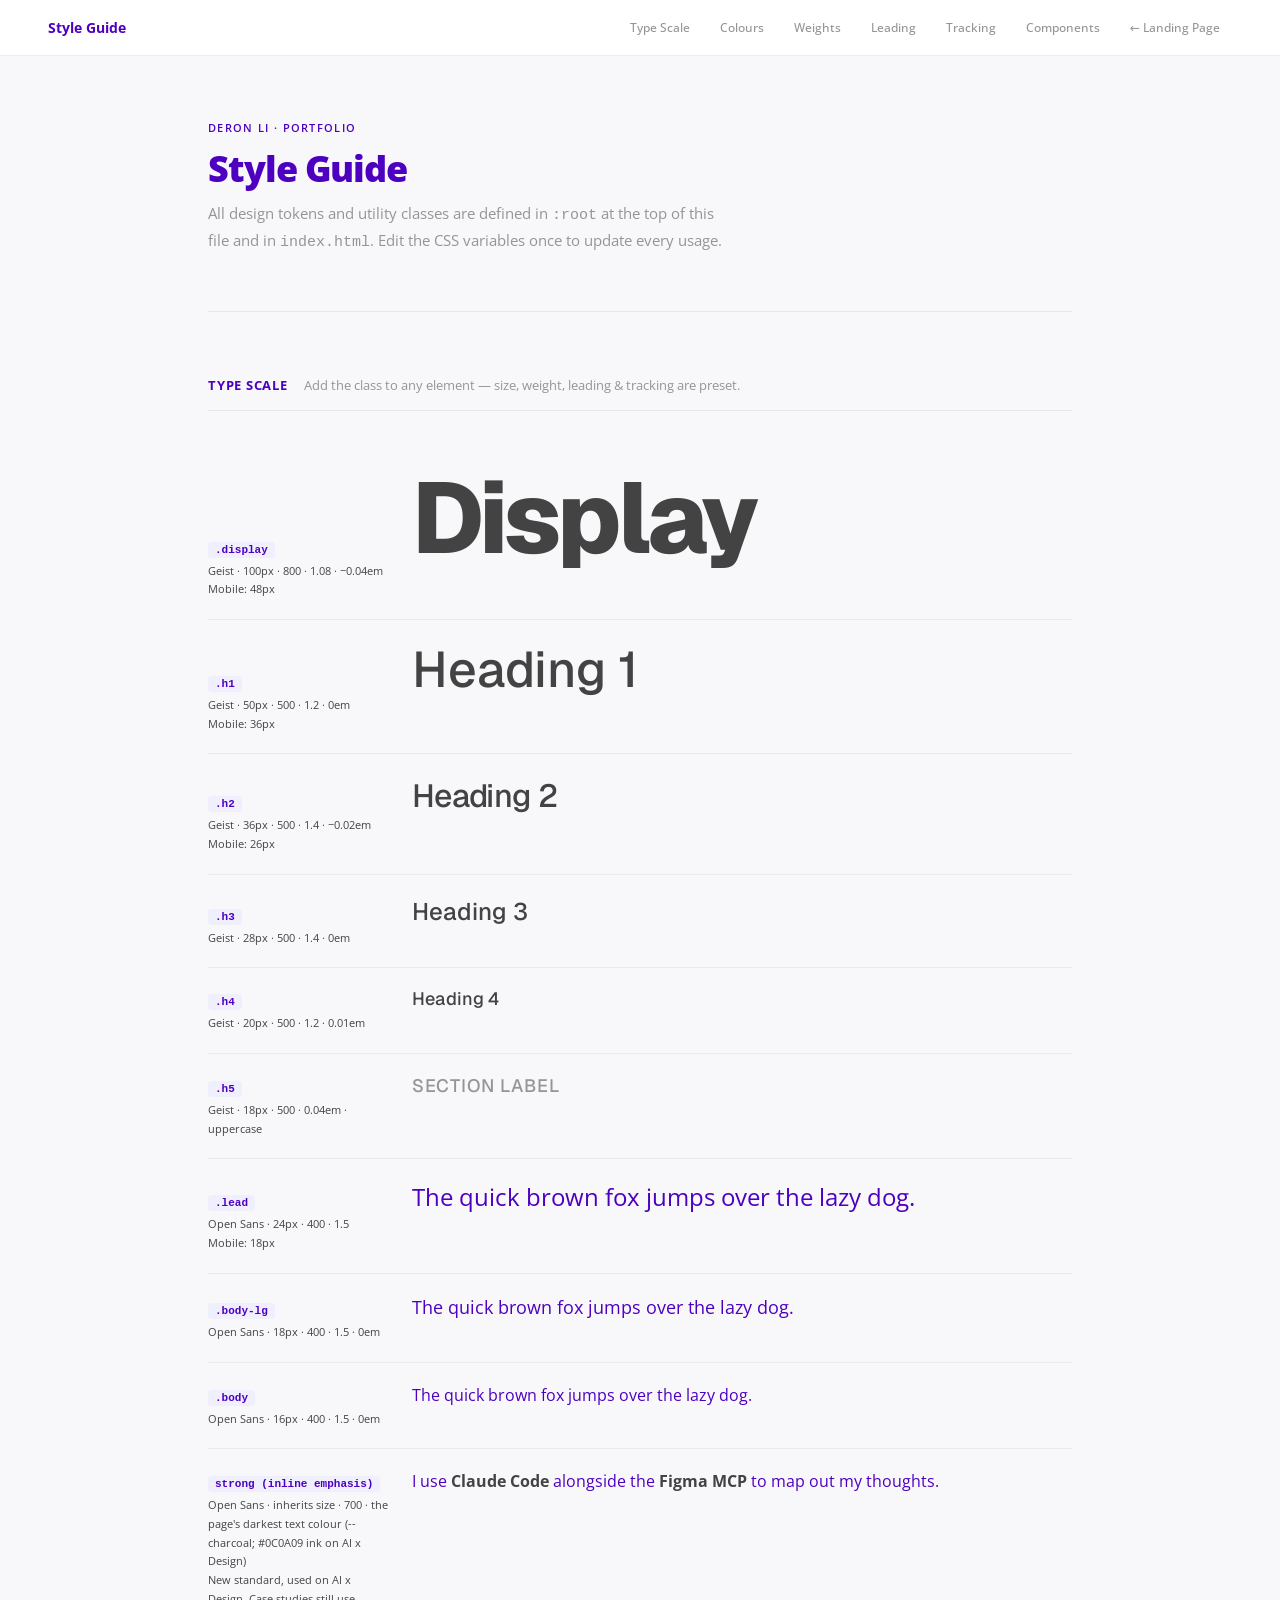
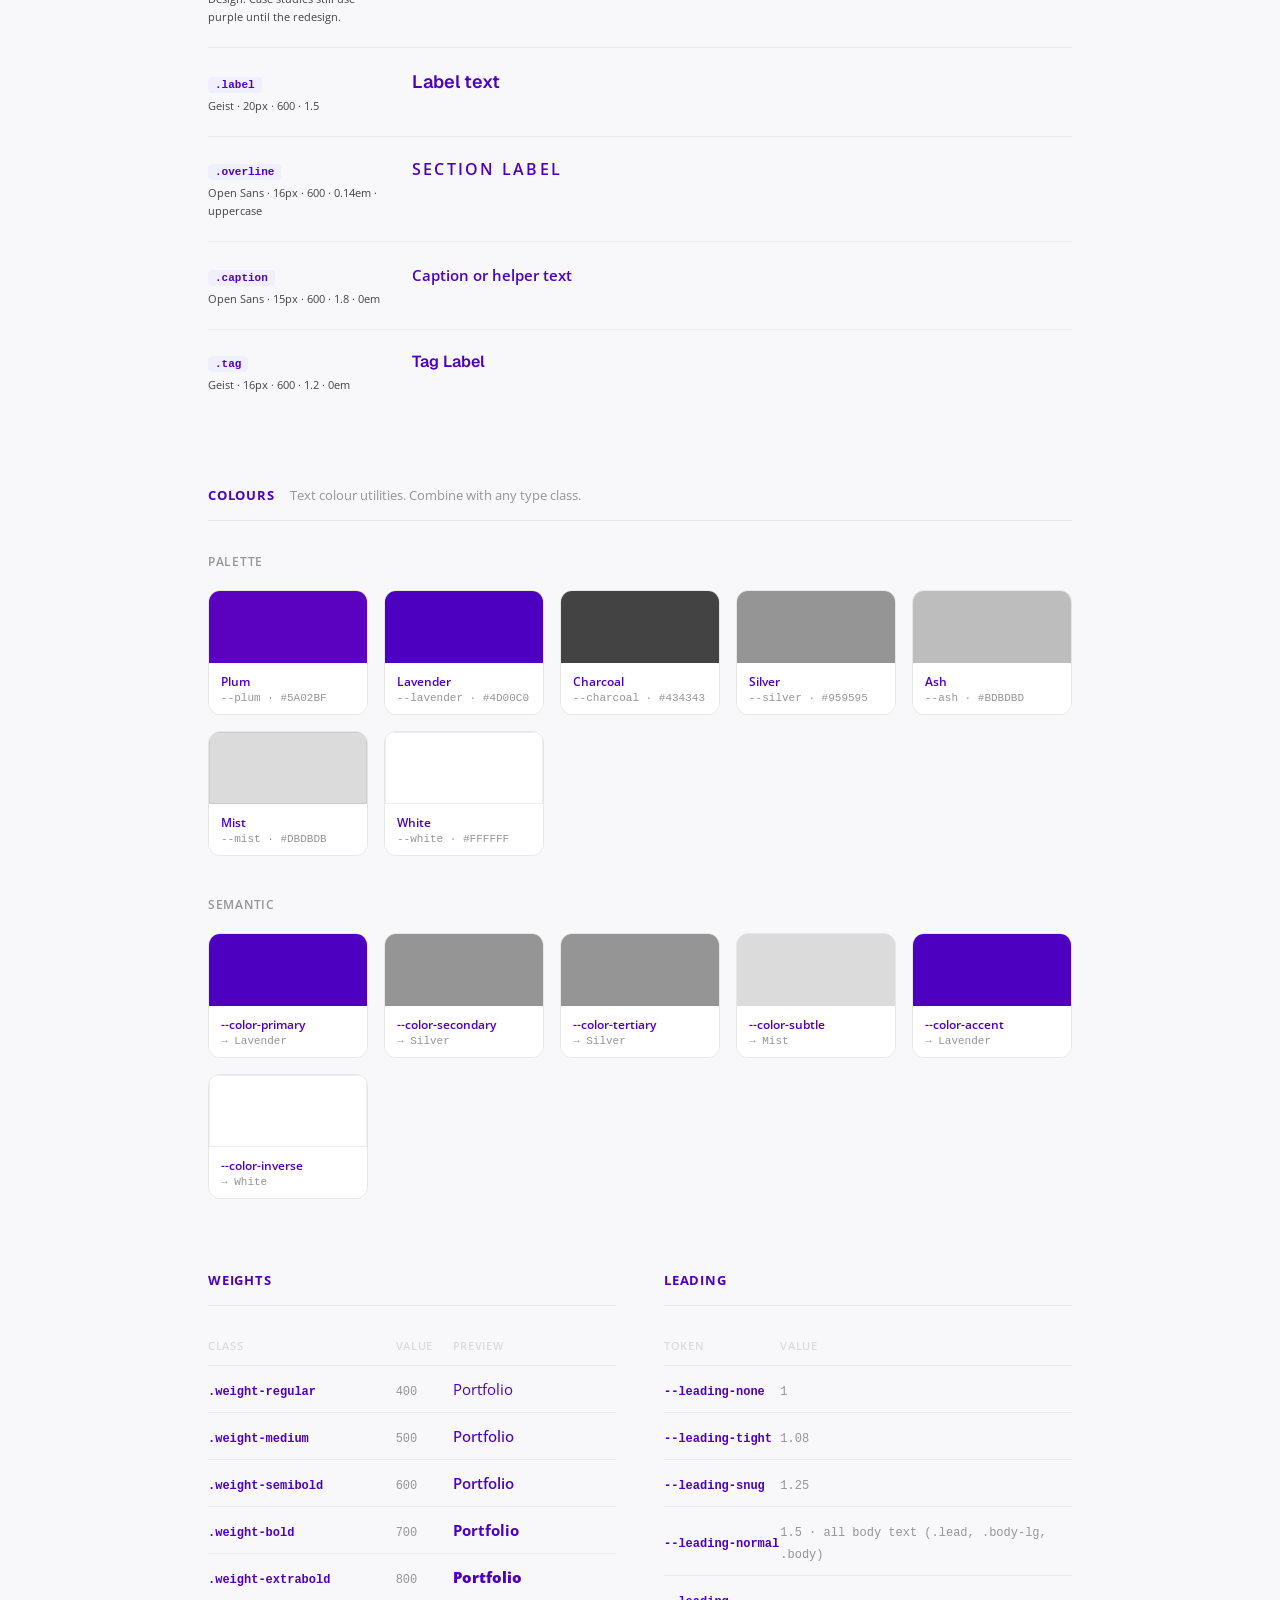
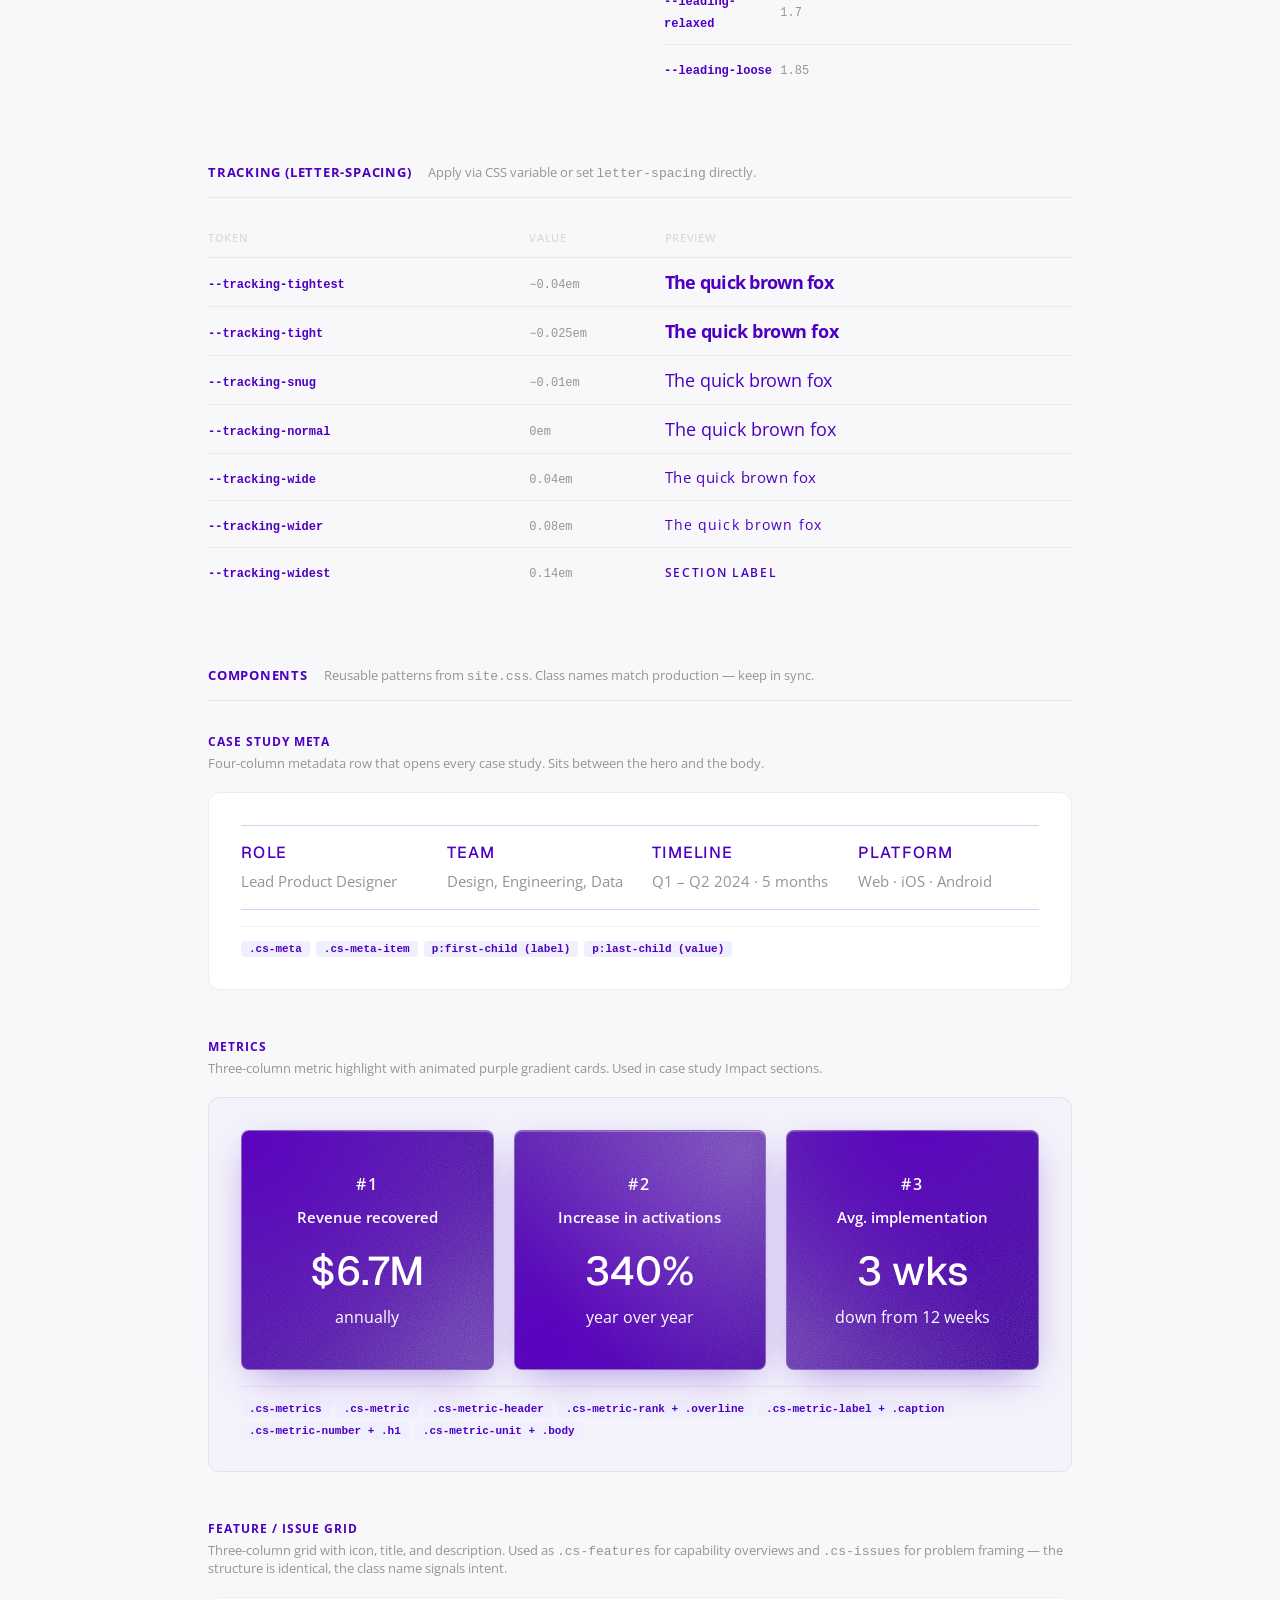
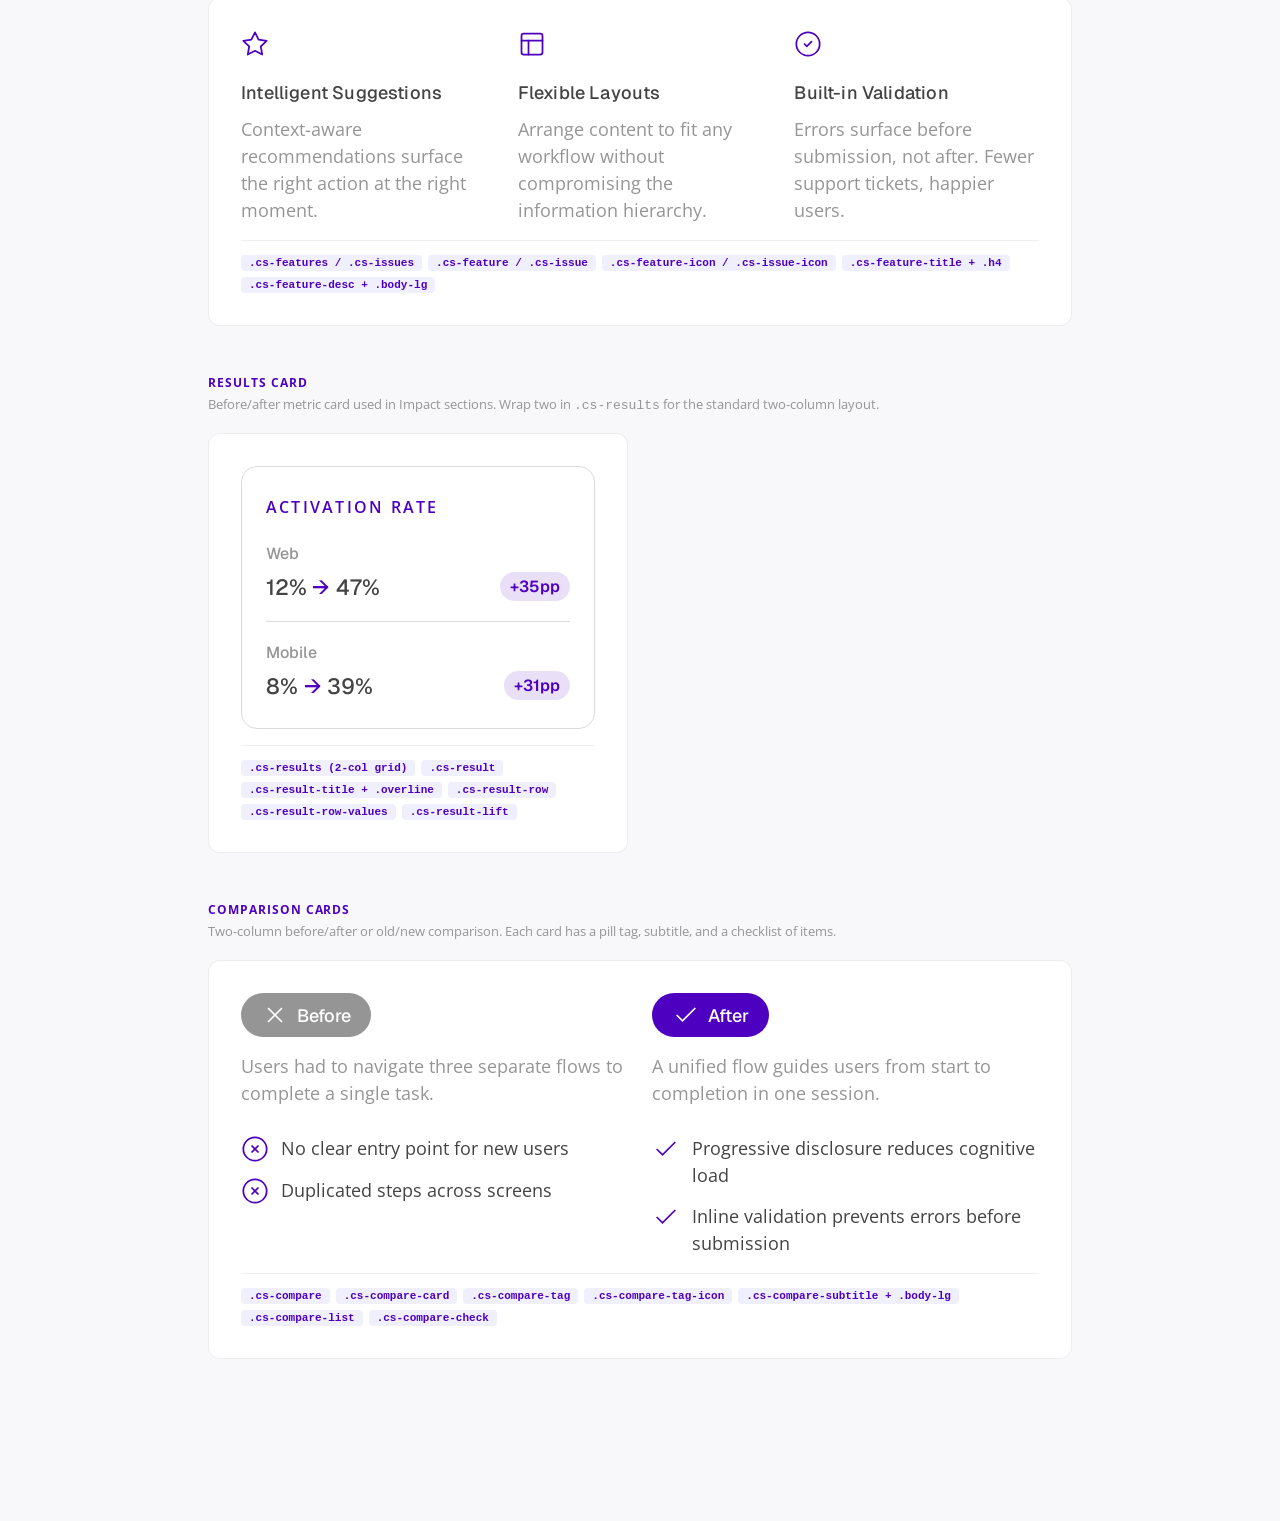
<file: styleguide.html>
<!DOCTYPE html>
<html lang="en">
<head>
  <meta charset="UTF-8" />
  <meta name="viewport" content="width=device-width, initial-scale=1.0" />
  <title>Style Guide — Deron Li</title>
  <link rel="preconnect" href="https://fonts.googleapis.com">
  <!-- Variable axes, matching the import in css/site.css -->
  <link href="https://fonts.googleapis.com/css2?family=Geist:wght@400..800&family=Open+Sans:ital,wght@0,400..700;1,400&display=swap" rel="stylesheet">
  <style>
    /* ════════════════════════════════════════════════════════
       DESIGN TOKENS — edit these to update the entire guide
    ════════════════════════════════════════════════════════ */
    :root {
      /* Fonts */
      --font-heading: 'Geist', system-ui, sans-serif;
      --font-body:    'Open Sans', system-ui, sans-serif;
      --font:    var(--font-body);

      /* Type scale — desktop */
      --text-display:  100px;
      --text-h1:       40px;
      --text-h2:       32px;
      --text-h3:       24px;
      --text-h4:       18px;
      --text-lead:     24px;
      --text-body-lg:  18px;
      --text-body:     16px;
      --text-caption:  15px;
      --text-tag:      16px;
      --text-label:    16px;
      --text-overline: 16px;

      /* Weights */
      --weight-regular:   400;
      --weight-medium:    500;
      --weight-semibold:  600;
      --weight-bold:      700;
      --weight-extrabold: 800;

      /* Leading */
      --leading-none:    1;
      --leading-tight:   1.08;
      --leading-snug:    1.25;
      --leading-normal:  1.5;
      --leading-relaxed: 1.7;
      --leading-loose:   1.85;

      /* Tracking */
      --tracking-tightest: -0.04em;
      --tracking-tight:    -0.025em;
      --tracking-snug:     -0.01em;
      --tracking-normal:    0em;
      --tracking-wide:      0.04em;
      --tracking-wider:     0.08em;
      --tracking-widest:    0.14em;

      /* Palette */
      --plum:     #5A02BF;
      --lavender: #4D00C0;
      --charcoal: #434343;
      --silver:   #959595;
      --ash:      #BDBDBD;
      --mist:     #DBDBDB;
      --white:    #FFFFFF;

      /* Semantic colours */
      --color-primary:   var(--lavender);
      --color-secondary: var(--silver);
      --color-tertiary:  var(--silver);
      --color-subtle:    var(--mist);
      --color-accent:    var(--lavender);
      --color-inverse:   var(--white);
    }

    /* Mobile type overrides */
    @media (max-width: 768px) {
      :root {
        --text-display: 48px;
        --text-lead:    18px;
        --text-h1:      36px;
        --text-h2:      26px;
      }
    }

    /* ════════════════════════════════════════════════════════
       TYPE UTILITY CLASSES
    ════════════════════════════════════════════════════════ */
    /* Colour modifiers */
    .color-primary   { color: var(--color-primary);   }
    .color-secondary { color: var(--color-secondary); }
    .color-tertiary  { color: var(--color-tertiary);  }
    .color-subtle    { color: var(--color-subtle);    }
    .color-accent    { color: var(--color-accent);    }
    .color-inverse   { color: var(--color-inverse);   }

    /* Weight modifiers */
    .weight-regular   { font-weight: var(--weight-regular);   }
    .weight-medium    { font-weight: var(--weight-medium);    }
    .weight-semibold  { font-weight: var(--weight-semibold);  }
    .weight-bold      { font-weight: var(--weight-bold);      }
    .weight-extrabold { font-weight: var(--weight-extrabold); }

    /* ════════════════════════════════════════════════════════
       PAGE CHROME
    ════════════════════════════════════════════════════════ */
    *, *::before, *::after { box-sizing: border-box; margin: 0; padding: 0; }

    body {
      font-family: var(--font);
      background: #f8f8fb;
      color: var(--color-primary);
      padding: 0 0 80px;
    }

    /* Sticky nav */
    .sg-nav {
      position: sticky; top: 0; z-index: 100;
      background: rgba(255,255,255,0.94);
      backdrop-filter: blur(12px);
      border-bottom: 1px solid rgba(0,0,0,0.07);
      padding: 0 48px;
      height: 56px;
      display: flex; align-items: center; justify-content: space-between;
    }
    .sg-nav-title { font-size: 14px; font-weight: 700; color: var(--color-primary); }
    .sg-nav-links { display: flex; gap: 6px; }
    .sg-nav-links a {
      font-size: 12px; font-weight: 500; color: var(--color-tertiary);
      text-decoration: none; padding: 5px 12px; border-radius: 6px;
      transition: background .15s, color .15s;
    }
    .sg-nav-links a:hover { background: #f0effe; color: var(--color-accent); }

    /* Layout */
    .sg-page { max-width: 960px; margin: 0 auto; padding: 0 48px; }

    .sg-hero {
      padding: 64px 0 56px;
      border-bottom: 1px solid rgba(0,0,0,0.07);
      margin-bottom: 64px;
    }
    .sg-hero-label {
      font-size: 11px; font-weight: 600; letter-spacing: 0.12em;
      text-transform: uppercase; color: var(--color-accent);
      margin-bottom: 14px;
    }
    .sg-hero-title {
      font-size: 36px; font-weight: 800; letter-spacing: -0.03em;
      line-height: 1.1; color: var(--color-primary); margin-bottom: 12px;
    }
    .sg-hero-sub {
      font-size: 15px; color: var(--color-tertiary); line-height: 1.6; max-width: 520px;
    }

    /* Section */
    .sg-section { margin-bottom: 72px; scroll-margin-top: 72px; }
    .sg-section-header {
      display: flex; align-items: baseline; gap: 16px;
      padding-bottom: 16px;
      border-bottom: 1px solid rgba(0,0,0,0.07);
      margin-bottom: 32px;
    }
    .sg-section-name {
      font-size: 13px; font-weight: 700; letter-spacing: 0.06em;
      text-transform: uppercase; color: var(--color-accent);
    }
    .sg-section-desc { font-size: 13px; color: var(--color-tertiary); }

    /* Type row */
    .sg-type-row {
      display: grid;
      grid-template-columns: 180px 1fr;
      align-items: baseline;
      gap: 24px;
      padding: 20px 0;
      border-bottom: 1px solid rgba(0,0,0,0.05);
    }
    .sg-type-row:last-child { border-bottom: none; }
    .sg-type-meta { flex-shrink: 0; }
    .sg-type-class {
      font-size: 11px; font-weight: 600; font-family: 'SF Mono', 'Fira Code', monospace;
      color: var(--color-accent); background: #f0effe;
      padding: 2px 7px; border-radius: 4px; display: inline-block; margin-bottom: 4px;
    }
    .sg-type-specs {
      font-size: 11px; color: var(--charcoal); line-height: 1.7;
    }
    .sg-type-preview { color: var(--color-primary); }

    /* Colour grid */
    .sg-color-grid {
      display: grid;
      grid-template-columns: repeat(auto-fill, minmax(140px, 1fr));
      gap: 16px;
    }
    .sg-color-swatch {
      border-radius: 12px; overflow: hidden;
      border: 1px solid rgba(0,0,0,0.07);
    }
    .sg-color-block { height: 72px; }
    .sg-color-info { padding: 10px 12px; background: #fff; }
    .sg-color-name { font-size: 12px; font-weight: 600; color: var(--color-primary); margin-bottom: 2px; }
    .sg-color-value { font-size: 11px; font-family: 'SF Mono','Fira Code',monospace; color: var(--color-tertiary); }

    /* Token table */
    .sg-token-table { width: 100%; border-collapse: collapse; }
    .sg-token-table th {
      text-align: left; font-size: 11px; font-weight: 600;
      letter-spacing: 0.06em; text-transform: uppercase;
      color: var(--color-subtle); padding: 0 0 12px;
      border-bottom: 1px solid rgba(0,0,0,0.07);
    }
    .sg-token-table td {
      padding: 12px 0;
      border-bottom: 1px solid rgba(0,0,0,0.05);
      vertical-align: middle;
    }
    .sg-token-table tr:last-child td { border-bottom: none; }
    .sg-token-name {
      font-size: 12px; font-weight: 600; font-family: 'SF Mono','Fira Code',monospace;
      color: var(--color-accent);
    }
    .sg-token-value {
      font-size: 12px; font-family: 'SF Mono','Fira Code',monospace;
      color: var(--color-tertiary);
    }
    .sg-token-preview-text { font-size: 15px; color: var(--color-primary); }

    /* Two-col token layout */
    .sg-two-col { display: grid; grid-template-columns: 1fr 1fr; gap: 48px; }
    @media (max-width: 680px) { .sg-two-col { grid-template-columns: 1fr; } }

    /* ════════════════════════════════════════════════════════
       SITE.CSS TYPE CLASSES — mirrors site.css, keep in sync
       These are the actual classes applied in production HTML.
    ════════════════════════════════════════════════════════ */
    .display, .h1, .h2, .h3, .h4 { font-family: var(--font-heading); color: var(--charcoal); }
    .display  { font-size: var(--text-display); font-weight: var(--weight-extrabold); line-height: var(--leading-tight); letter-spacing: var(--tracking-tightest); }
    .h1 { font-size: var(--text-h1); font-weight: var(--weight-medium); line-height: 1.2; letter-spacing: 0em; }
    .h2 { font-size: var(--text-h2); font-weight: var(--weight-medium); line-height: 1.4; letter-spacing: -0.02em; }
    .h3 { font-size: var(--text-h3); font-weight: var(--weight-medium); line-height: 1.4; letter-spacing: 0em; }
    .h4 { font-size: var(--text-h4); font-weight: var(--weight-medium); line-height: 1.2; letter-spacing: 0.01em; }
    .h5 { font-family: var(--font-heading); font-size: 18px; font-weight: var(--weight-medium); letter-spacing: var(--tracking-wide); text-transform: uppercase; color: var(--color-tertiary); }
    .lead    { font-size: var(--text-lead); font-weight: var(--weight-regular); line-height: var(--leading-normal); }
    .body-lg { font-size: var(--text-body-lg); font-weight: var(--weight-regular); line-height: var(--leading-normal); letter-spacing: 0em; }
    .body    { font-size: var(--text-body); font-weight: var(--weight-regular); line-height: var(--leading-normal); }
    .label   { font-family: var(--font-heading); font-size: var(--text-h4); font-weight: var(--weight-semibold); line-height: var(--leading-normal); }
    .overline { font-size: var(--text-overline); font-weight: var(--weight-semibold); line-height: var(--leading-normal); letter-spacing: var(--tracking-widest); text-transform: uppercase; }
    .caption { font-size: var(--text-caption); font-weight: var(--weight-semibold); line-height: 1.8; letter-spacing: 0em; }
    .tag     { font-family: var(--font-heading); font-size: var(--text-tag); font-weight: var(--weight-semibold); line-height: 1.2; letter-spacing: 0em; }

    /* ════════════════════════════════════════════════════════
       COMPONENTS — mirrors site.css, keep in sync
    ════════════════════════════════════════════════════════ */

    /* Metrics cards (cs-metrics) */
    .cs-metrics { display: grid; grid-template-columns: repeat(3,1fr); gap: 20px; }
    .cs-metric {
      display: flex; flex-direction: column;
      align-items: center; justify-content: center; text-align: center;
      padding: 28px 24px; min-height: 240px;
      background:
        url("data:image/svg+xml;utf8,<svg xmlns='http://www.w3.org/2000/svg' width='220' height='220'><filter id='n'><feTurbulence type='fractalNoise' baseFrequency='0.85' numOctaves='2' seed='7'/><feColorMatrix values='0 0 0 0 1 0 0 0 0 1 0 0 0 0 1 0 0 0 0.22 0'/></filter><rect width='100%25' height='100%25' filter='url(%23n)'/></svg>") repeat,
        linear-gradient(135deg, color-mix(in srgb, var(--white) 10%, transparent), transparent 60%),
        color-mix(in srgb, var(--lavender) 80%, black);
      border: 1px solid color-mix(in srgb, var(--white) 30%, transparent);
      border-radius: 8px;
      box-shadow: inset 0 1px 0 color-mix(in srgb, var(--white) 38%, transparent), 0 12px 40px -12px color-mix(in srgb, var(--lavender) 45%, transparent);
      position: relative; overflow: hidden; isolation: isolate;
    }
    .cs-metric::before { content: ''; position: absolute; inset: -50%; z-index: -1; }
    .cs-metric:nth-child(1)::before { background: radial-gradient(circle at 25% 25%, var(--plum), transparent 55%), radial-gradient(circle at 75% 75%, color-mix(in srgb, var(--white) 22%, transparent), transparent 55%); animation: cs-metric-gradient 14s linear infinite; }
    .cs-metric:nth-child(2)::before { background: radial-gradient(circle at 70% 30%, color-mix(in srgb, var(--white) 25%, transparent), transparent 50%), radial-gradient(circle at 30% 70%, var(--plum), transparent 60%); animation: cs-metric-gradient 18s linear infinite reverse; }
    .cs-metric:nth-child(3)::before { background: radial-gradient(circle at 50% 20%, var(--plum), transparent 55%), radial-gradient(circle at 20% 80%, color-mix(in srgb, var(--white) 20%, transparent), transparent 45%); animation: cs-metric-gradient 11s linear infinite; }
    @keyframes cs-metric-gradient { to { transform: rotate(360deg); } }
    .cs-metric-header { display: flex; flex-direction: column; align-items: center; gap: 8px; margin-bottom: 16px; }
    .cs-metric-rank { color: var(--white); }
    .cs-metric .cs-metric-label { color: var(--white); margin: 0; }
    .cs-metric-number { display: block; color: var(--white); }
    .cs-metric-unit { display: block; color: var(--white); margin-top: 10px; }

    /* Feature / issue grid (cs-features / cs-issues — same structure, cs-issues adds staggered animation) */
    .cs-features, .cs-issues { display: grid; grid-template-columns: repeat(3,1fr); gap: 32px; }
    .cs-feature, .cs-issue { display: flex; flex-direction: column; }
    .cs-feature-icon, .cs-issue-icon { width: 28px; height: 28px; color: var(--lavender); flex-shrink: 0; }
    .cs-feature-title, .cs-issue-title { margin-top: 24px; margin-bottom: 12px; color: var(--charcoal); }
    .cs-feature-desc, .cs-issue-desc { margin: 0; color: var(--color-secondary); font-size: var(--text-body-lg); line-height: var(--leading-normal); }

    /* Comparison cards */
    .cs-compare { display: grid; grid-template-columns: 1fr 1fr; gap: 24px; }
    .cs-compare-card { display: flex; flex-direction: column; }
    .cs-compare-tag { align-self: flex-start; display: inline-flex; align-items: center; gap: 8px; padding: 8px 20px; border-radius: 999px; font-family: var(--font-heading); font-size: var(--text-h4); font-weight: var(--weight-medium); color: var(--white); background: var(--lavender); margin-bottom: 16px; }
    .cs-compare-tag-icon { width: 28px; height: 28px; flex-shrink: 0; stroke-width: 1.5; }
    .cs-compare-card .cs-compare-subtitle { color: var(--color-secondary); margin-bottom: 28px; }
    .cs-compare-list { list-style: none; display: flex; flex-direction: column; gap: 14px; margin: 0; }
    .cs-compare-list li { display: flex; align-items: flex-start; gap: 12px; font-size: var(--text-body-lg); line-height: 1.5; color: var(--charcoal); }
    .cs-compare-check { width: 28px; height: 28px; flex-shrink: 0; color: var(--lavender); stroke-width: 1.5; }

    /* Case study meta row */
    .cs-meta { display: grid; grid-template-columns: repeat(4,1fr); gap: 24px; border-top: 1px solid color-mix(in srgb, var(--lavender) 20%, transparent); border-bottom: 1px solid color-mix(in srgb, var(--lavender) 20%, transparent); padding: 16px 0; }
    .cs-meta-item p:first-child { font-family: var(--font-heading); font-size: var(--text-label); font-weight: var(--weight-medium); letter-spacing: 0.08em; text-transform: uppercase; color: var(--lavender); margin-bottom: 6px; }
    .cs-meta-item p:last-child { font-size: var(--text-caption); line-height: 1.6; color: var(--color-secondary); }

    /* Results card */
    .cs-results { display: grid; grid-template-columns: 1fr 1fr; gap: 20px; }
    .cs-result { padding: 28px 24px; background: var(--white); border: 1px solid var(--mist); border-radius: 16px; }
    .cs-result-title { color: var(--lavender); margin: 0 0 24px; }
    .cs-result-row + .cs-result-row { margin-top: 20px; padding-top: 20px; border-top: 1px solid var(--mist); }
    .cs-result-row-platform { font-family: var(--font-heading); font-size: 16px; font-weight: var(--weight-medium); color: var(--silver); margin: 0 0 8px; }
    .cs-result-row-content  { display: flex; justify-content: space-between; align-items: center; gap: 12px; flex-wrap: wrap; }
    .cs-result-row-values   { font-family: var(--font-heading); font-size: 22px; font-weight: var(--weight-medium); color: var(--charcoal); letter-spacing: -0.01em; margin: 0; white-space: nowrap; }
    .cs-result-arrow { color: var(--lavender); margin: 0 6px; }
    .cs-result-lift  { font-family: var(--font-heading); font-size: 16px; font-weight: var(--weight-semibold); color: var(--lavender); background: color-mix(in srgb, var(--lavender) 12%, transparent); padding: 4px 10px; border-radius: 99px; white-space: nowrap; }

    /* Component chrome */
    .sg-component { margin-bottom: 48px; }
    .sg-component-label {
      font-size: 12px; font-weight: 700; letter-spacing: 0.08em;
      text-transform: uppercase; color: var(--color-accent);
      margin-bottom: 4px;
    }
    .sg-component-desc { font-size: 13px; color: var(--color-tertiary); margin-bottom: 20px; }
    .sg-component-preview {
      background: #fff;
      border: 1px solid rgba(0,0,0,0.07);
      border-radius: 12px;
      padding: 32px;
    }
    .sg-component-classes {
      margin-top: 16px; padding-top: 14px;
      border-top: 1px solid rgba(0,0,0,0.06);
      display: flex; flex-wrap: wrap; gap: 6px;
    }
    .sg-component-class {
      font-size: 11px; font-weight: 600; font-family: 'SF Mono','Fira Code',monospace;
      color: var(--color-accent); background: #f0effe;
      padding: 2px 8px; border-radius: 4px;
    }
  </style>
</head>
<body>

<!-- Nav -->
<nav class="sg-nav">
  <span class="sg-nav-title">Style Guide</span>
  <div class="sg-nav-links">
    <a href="#type-scale">Type Scale</a>
    <a href="#colours">Colours</a>
    <a href="#weights">Weights</a>
    <a href="#leading">Leading</a>
    <a href="#tracking">Tracking</a>
    <a href="#components">Components</a>
    <a href="../Portfolio/index.html">← Landing Page</a>
  </div>
</nav>

<div class="sg-page">

  <!-- Hero -->
  <header class="sg-hero">
    <p class="sg-hero-label">Deron Li · Portfolio</p>
    <h1 class="sg-hero-title">Style Guide</h1>
    <p class="sg-hero-sub">
      All design tokens and utility classes are defined in <code>:root</code> at the top of this file and in <code>index.html</code>. Edit the CSS variables once to update every usage.
    </p>
  </header>


  <!-- ── Type Scale ─────────────────────────────────────── -->
  <section class="sg-section" id="type-scale">
    <div class="sg-section-header">
      <span class="sg-section-name">Type Scale</span>
      <span class="sg-section-desc">Add the class to any element — size, weight, leading &amp; tracking are preset.</span>
    </div>

    <div class="sg-type-row">
      <div class="sg-type-meta">
        <span class="sg-type-class">.display</span>
        <div class="sg-type-specs">Geist · 100px · 800 · 1.08 · −0.04em<br>Mobile: 48px</div>
      </div>
      <div class="sg-type-preview display" style="font-size:clamp(36px,8vw,100px)">Display</div>
    </div>

    <div class="sg-type-row">
      <div class="sg-type-meta">
        <span class="sg-type-class">.h1</span>
        <div class="sg-type-specs">Geist · 50px · 500 · 1.2 · 0em<br>Mobile: 36px</div>
      </div>
      <div class="sg-type-preview h1" style="font-size:clamp(28px,4vw,50px)">Heading 1</div>
    </div>

    <div class="sg-type-row">
      <div class="sg-type-meta">
        <span class="sg-type-class">.h2</span>
        <div class="sg-type-specs">Geist · 36px · 500 · 1.4 · −0.02em<br>Mobile: 26px</div>
      </div>
      <div class="sg-type-preview h2">Heading 2</div>
    </div>

    <div class="sg-type-row">
      <div class="sg-type-meta">
        <span class="sg-type-class">.h3</span>
        <div class="sg-type-specs">Geist · 28px · 500 · 1.4 · 0em</div>
      </div>
      <div class="sg-type-preview h3">Heading 3</div>
    </div>

    <div class="sg-type-row">
      <div class="sg-type-meta">
        <span class="sg-type-class">.h4</span>
        <div class="sg-type-specs">Geist · 20px · 500 · 1.2 · 0.01em</div>
      </div>
      <div class="sg-type-preview h4">Heading 4</div>
    </div>

    <div class="sg-type-row">
      <div class="sg-type-meta">
        <span class="sg-type-class">.h5</span>
        <div class="sg-type-specs">Geist · 18px · 500 · 0.04em · uppercase</div>
      </div>
      <div class="sg-type-preview h5">Section Label</div>
    </div>

    <div class="sg-type-row">
      <div class="sg-type-meta">
        <span class="sg-type-class">.lead</span>
        <div class="sg-type-specs">Open Sans · 24px · 400 · 1.5<br>Mobile: 18px</div>
      </div>
      <div class="sg-type-preview lead">The quick brown fox jumps over the lazy dog.</div>
    </div>

    <div class="sg-type-row">
      <div class="sg-type-meta">
        <span class="sg-type-class">.body-lg</span>
        <div class="sg-type-specs">Open Sans · 18px · 400 · 1.5 · 0em</div>
      </div>
      <div class="sg-type-preview body-lg">The quick brown fox jumps over the lazy dog.</div>
    </div>

    <div class="sg-type-row">
      <div class="sg-type-meta">
        <span class="sg-type-class">.body</span>
        <div class="sg-type-specs">Open Sans · 16px · 400 · 1.5 · 0em</div>
      </div>
      <div class="sg-type-preview body">The quick brown fox jumps over the lazy dog.</div>
    </div>

    <div class="sg-type-row">
      <div class="sg-type-meta">
        <span class="sg-type-class">strong (inline emphasis)</span>
        <div class="sg-type-specs">Open Sans · inherits size · 700 · the page's darkest text colour (--charcoal; #0C0A09 ink on AI x Design)<br>New standard, used on AI x Design. Case studies still use purple until the redesign.</div>
      </div>
      <div class="sg-type-preview body">I use <strong style="font-weight: var(--weight-bold); color: var(--charcoal);">Claude Code</strong> alongside the <strong style="font-weight: var(--weight-bold); color: var(--charcoal);">Figma MCP</strong> to map out my thoughts.</div>
    </div>

    <div class="sg-type-row">
      <div class="sg-type-meta">
        <span class="sg-type-class">.label</span>
        <div class="sg-type-specs">Geist · 20px · 600 · 1.5</div>
      </div>
      <div class="sg-type-preview label">Label text</div>
    </div>

    <div class="sg-type-row">
      <div class="sg-type-meta">
        <span class="sg-type-class">.overline</span>
        <div class="sg-type-specs">Open Sans · 16px · 600 · 0.14em · uppercase</div>
      </div>
      <div class="sg-type-preview overline color-accent">Section label</div>
    </div>

    <div class="sg-type-row">
      <div class="sg-type-meta">
        <span class="sg-type-class">.caption</span>
        <div class="sg-type-specs">Open Sans · 15px · 600 · 1.8 · 0em</div>
      </div>
      <div class="sg-type-preview caption">Caption or helper text</div>
    </div>

    <div class="sg-type-row">
      <div class="sg-type-meta">
        <span class="sg-type-class">.tag</span>
        <div class="sg-type-specs">Geist · 16px · 600 · 1.2 · 0em</div>
      </div>
      <div class="sg-type-preview tag">Tag Label</div>
    </div>
  </section>


  <!-- ── Colours ────────────────────────────────────────── -->
  <section class="sg-section" id="colours">
    <div class="sg-section-header">
      <span class="sg-section-name">Colours</span>
      <span class="sg-section-desc">Text colour utilities. Combine with any type class.</span>
    </div>

    <p style="font-size:12px;color:var(--color-tertiary);margin-bottom:20px;font-weight:600;letter-spacing:0.06em;text-transform:uppercase;">Palette</p>
    <div class="sg-color-grid" style="margin-bottom:40px;">
      <div class="sg-color-swatch">
        <div class="sg-color-block" style="background:var(--plum)"></div>
        <div class="sg-color-info">
          <div class="sg-color-name">Plum</div>
          <div class="sg-color-value">--plum · #5A02BF</div>
        </div>
      </div>
      <div class="sg-color-swatch">
        <div class="sg-color-block" style="background:var(--lavender)"></div>
        <div class="sg-color-info">
          <div class="sg-color-name">Lavender</div>
          <div class="sg-color-value">--lavender · #4D00C0</div>
        </div>
      </div>
      <div class="sg-color-swatch">
        <div class="sg-color-block" style="background:var(--charcoal)"></div>
        <div class="sg-color-info">
          <div class="sg-color-name">Charcoal</div>
          <div class="sg-color-value">--charcoal · #434343</div>
        </div>
      </div>
      <div class="sg-color-swatch">
        <div class="sg-color-block" style="background:var(--silver)"></div>
        <div class="sg-color-info">
          <div class="sg-color-name">Silver</div>
          <div class="sg-color-value">--silver · #959595</div>
        </div>
      </div>
      <div class="sg-color-swatch">
        <div class="sg-color-block" style="background:var(--ash)"></div>
        <div class="sg-color-info">
          <div class="sg-color-name">Ash</div>
          <div class="sg-color-value">--ash · #BDBDBD</div>
        </div>
      </div>
      <div class="sg-color-swatch">
        <div class="sg-color-block" style="background:var(--mist);border:1px solid rgba(0,0,0,0.07);border-radius:0;"></div>
        <div class="sg-color-info">
          <div class="sg-color-name">Mist</div>
          <div class="sg-color-value">--mist · #DBDBDB</div>
        </div>
      </div>
      <div class="sg-color-swatch">
        <div class="sg-color-block" style="background:var(--white);border:1px solid rgba(0,0,0,0.07);border-radius:0;"></div>
        <div class="sg-color-info">
          <div class="sg-color-name">White</div>
          <div class="sg-color-value">--white · #FFFFFF</div>
        </div>
      </div>
    </div>

    <p style="font-size:12px;color:var(--color-tertiary);margin-bottom:20px;font-weight:600;letter-spacing:0.06em;text-transform:uppercase;">Semantic</p>
    <div class="sg-color-grid">
      <div class="sg-color-swatch">
        <div class="sg-color-block" style="background:var(--color-primary)"></div>
        <div class="sg-color-info">
          <div class="sg-color-name">--color-primary</div>
          <div class="sg-color-value">→ Lavender</div>
        </div>
      </div>
      <div class="sg-color-swatch">
        <div class="sg-color-block" style="background:var(--color-secondary)"></div>
        <div class="sg-color-info">
          <div class="sg-color-name">--color-secondary</div>
          <div class="sg-color-value">→ Silver</div>
        </div>
      </div>
      <div class="sg-color-swatch">
        <div class="sg-color-block" style="background:var(--color-tertiary)"></div>
        <div class="sg-color-info">
          <div class="sg-color-name">--color-tertiary</div>
          <div class="sg-color-value">→ Silver</div>
        </div>
      </div>
      <div class="sg-color-swatch">
        <div class="sg-color-block" style="background:var(--color-subtle);"></div>
        <div class="sg-color-info">
          <div class="sg-color-name">--color-subtle</div>
          <div class="sg-color-value">→ Mist</div>
        </div>
      </div>
      <div class="sg-color-swatch">
        <div class="sg-color-block" style="background:var(--color-accent)"></div>
        <div class="sg-color-info">
          <div class="sg-color-name">--color-accent</div>
          <div class="sg-color-value">→ Lavender</div>
        </div>
      </div>
      <div class="sg-color-swatch">
        <div class="sg-color-block" style="background:var(--color-inverse);border:1px solid rgba(0,0,0,0.07);border-radius:0;"></div>
        <div class="sg-color-info">
          <div class="sg-color-name">--color-inverse</div>
          <div class="sg-color-value">→ White</div>
        </div>
      </div>
    </div>
  </section>


  <!-- ── Weights / Leading / Tracking ──────────────────── -->
  <div class="sg-two-col">

    <!-- Weights -->
    <section class="sg-section" id="weights">
      <div class="sg-section-header">
        <span class="sg-section-name">Weights</span>
      </div>
      <table class="sg-token-table">
        <thead><tr><th>Class</th><th>Value</th><th style="width:40%">Preview</th></tr></thead>
        <tbody>
          <tr>
            <td><span class="sg-token-name">.weight-regular</span></td>
            <td><span class="sg-token-value">400</span></td>
            <td><span class="sg-token-preview-text weight-regular">Portfolio</span></td>
          </tr>
          <tr>
            <td><span class="sg-token-name">.weight-medium</span></td>
            <td><span class="sg-token-value">500</span></td>
            <td><span class="sg-token-preview-text weight-medium">Portfolio</span></td>
          </tr>
          <tr>
            <td><span class="sg-token-name">.weight-semibold</span></td>
            <td><span class="sg-token-value">600</span></td>
            <td><span class="sg-token-preview-text weight-semibold">Portfolio</span></td>
          </tr>
          <tr>
            <td><span class="sg-token-name">.weight-bold</span></td>
            <td><span class="sg-token-value">700</span></td>
            <td><span class="sg-token-preview-text weight-bold">Portfolio</span></td>
          </tr>
          <tr>
            <td><span class="sg-token-name">.weight-extrabold</span></td>
            <td><span class="sg-token-value">800</span></td>
            <td><span class="sg-token-preview-text weight-extrabold">Portfolio</span></td>
          </tr>
        </tbody>
      </table>
    </section>

    <!-- Leading -->
    <section class="sg-section" id="leading">
      <div class="sg-section-header">
        <span class="sg-section-name">Leading</span>
      </div>
      <table class="sg-token-table">
        <thead><tr><th>Token</th><th>Value</th></tr></thead>
        <tbody>
          <tr>
            <td><span class="sg-token-name">--leading-none</span></td>
            <td><span class="sg-token-value">1</span></td>
          </tr>
          <tr>
            <td><span class="sg-token-name">--leading-tight</span></td>
            <td><span class="sg-token-value">1.08</span></td>
          </tr>
          <tr>
            <td><span class="sg-token-name">--leading-snug</span></td>
            <td><span class="sg-token-value">1.25</span></td>
          </tr>
          <tr>
            <td><span class="sg-token-name">--leading-normal</span></td>
            <td><span class="sg-token-value">1.5 · all body text (.lead, .body-lg, .body)</span></td>
          </tr>
          <tr>
            <td><span class="sg-token-name">--leading-relaxed</span></td>
            <td><span class="sg-token-value">1.7</span></td>
          </tr>
          <tr>
            <td><span class="sg-token-name">--leading-loose</span></td>
            <td><span class="sg-token-value">1.85</span></td>
          </tr>
        </tbody>
      </table>
    </section>

  </div>


  <!-- Tracking -->
  <section class="sg-section" id="tracking">
    <div class="sg-section-header">
      <span class="sg-section-name">Tracking (letter-spacing)</span>
      <span class="sg-section-desc">Apply via CSS variable or set <code>letter-spacing</code> directly.</span>
    </div>
    <table class="sg-token-table">
      <thead><tr><th>Token</th><th>Value</th><th>Preview</th></tr></thead>
      <tbody>
        <tr>
          <td><span class="sg-token-name">--tracking-tightest</span></td>
          <td><span class="sg-token-value">−0.04em</span></td>
          <td><span class="sg-token-preview-text" style="letter-spacing:-0.04em;font-weight:700;font-size:18px">The quick brown fox</span></td>
        </tr>
        <tr>
          <td><span class="sg-token-name">--tracking-tight</span></td>
          <td><span class="sg-token-value">−0.025em</span></td>
          <td><span class="sg-token-preview-text" style="letter-spacing:-0.025em;font-weight:700;font-size:18px">The quick brown fox</span></td>
        </tr>
        <tr>
          <td><span class="sg-token-name">--tracking-snug</span></td>
          <td><span class="sg-token-value">−0.01em</span></td>
          <td><span class="sg-token-preview-text" style="letter-spacing:-0.01em;font-size:18px">The quick brown fox</span></td>
        </tr>
        <tr>
          <td><span class="sg-token-name">--tracking-normal</span></td>
          <td><span class="sg-token-value">0em</span></td>
          <td><span class="sg-token-preview-text" style="letter-spacing:0;font-size:18px">The quick brown fox</span></td>
        </tr>
        <tr>
          <td><span class="sg-token-name">--tracking-wide</span></td>
          <td><span class="sg-token-value">0.04em</span></td>
          <td><span class="sg-token-preview-text" style="letter-spacing:0.04em;font-size:15px">The quick brown fox</span></td>
        </tr>
        <tr>
          <td><span class="sg-token-name">--tracking-wider</span></td>
          <td><span class="sg-token-value">0.08em</span></td>
          <td><span class="sg-token-preview-text" style="letter-spacing:0.08em;font-size:14px">The quick brown fox</span></td>
        </tr>
        <tr>
          <td><span class="sg-token-name">--tracking-widest</span></td>
          <td><span class="sg-token-value">0.14em</span></td>
          <td><span class="sg-token-preview-text" style="letter-spacing:0.14em;font-size:12px;font-weight:600;text-transform:uppercase">Section label</span></td>
        </tr>
      </tbody>
    </table>
  </section>


  <!-- ── Components ─────────────────────────────────────── -->
  <section class="sg-section" id="components">
    <div class="sg-section-header">
      <span class="sg-section-name">Components</span>
      <span class="sg-section-desc">Reusable patterns from <code>site.css</code>. Class names match production — keep in sync.</span>
    </div>

    <!-- Case Study Meta -->
    <div class="sg-component">
      <p class="sg-component-label">Case Study Meta</p>
      <p class="sg-component-desc">Four-column metadata row that opens every case study. Sits between the hero and the body.</p>
      <div class="sg-component-preview">
        <div class="cs-meta">
          <div class="cs-meta-item">
            <p>Role</p>
            <p>Lead Product Designer</p>
          </div>
          <div class="cs-meta-item">
            <p>Team</p>
            <p>Design, Engineering, Data</p>
          </div>
          <div class="cs-meta-item">
            <p>Timeline</p>
            <p>Q1 – Q2 2024 · 5 months</p>
          </div>
          <div class="cs-meta-item">
            <p>Platform</p>
            <p>Web · iOS · Android</p>
          </div>
        </div>
        <div class="sg-component-classes">
          <span class="sg-component-class">.cs-meta</span>
          <span class="sg-component-class">.cs-meta-item</span>
          <span class="sg-component-class">p:first-child (label)</span>
          <span class="sg-component-class">p:last-child (value)</span>
        </div>
      </div>
    </div>

    <!-- Metrics -->
    <div class="sg-component">
      <p class="sg-component-label">Metrics</p>
      <p class="sg-component-desc">Three-column metric highlight with animated purple gradient cards. Used in case study Impact sections.</p>
      <div class="sg-component-preview" style="background:#f4f3fb;">
        <div class="cs-metrics">
          <div class="cs-metric">
            <div class="cs-metric-header">
              <span class="overline cs-metric-rank">#1</span>
              <p class="caption cs-metric-label">Revenue recovered</p>
            </div>
            <span class="h1 cs-metric-number">$6.7M</span>
            <span class="body cs-metric-unit">annually</span>
          </div>
          <div class="cs-metric">
            <div class="cs-metric-header">
              <span class="overline cs-metric-rank">#2</span>
              <p class="caption cs-metric-label">Increase in activations</p>
            </div>
            <span class="h1 cs-metric-number">340%</span>
            <span class="body cs-metric-unit">year over year</span>
          </div>
          <div class="cs-metric">
            <div class="cs-metric-header">
              <span class="overline cs-metric-rank">#3</span>
              <p class="caption cs-metric-label">Avg. implementation</p>
            </div>
            <span class="h1 cs-metric-number">3 wks</span>
            <span class="body cs-metric-unit">down from 12 weeks</span>
          </div>
        </div>
        <div class="sg-component-classes">
          <span class="sg-component-class">.cs-metrics</span>
          <span class="sg-component-class">.cs-metric</span>
          <span class="sg-component-class">.cs-metric-header</span>
          <span class="sg-component-class">.cs-metric-rank + .overline</span>
          <span class="sg-component-class">.cs-metric-label + .caption</span>
          <span class="sg-component-class">.cs-metric-number + .h1</span>
          <span class="sg-component-class">.cs-metric-unit + .body</span>
        </div>
      </div>
    </div>

    <!-- Feature / Issue Grid -->
    <div class="sg-component">
      <p class="sg-component-label">Feature / Issue Grid</p>
      <p class="sg-component-desc">Three-column grid with icon, title, and description. Used as <code>.cs-features</code> for capability overviews and <code>.cs-issues</code> for problem framing — the structure is identical, the class name signals intent.</p>
      <div class="sg-component-preview">
        <div class="cs-features">
          <div class="cs-feature">
            <svg class="cs-feature-icon" viewBox="0 0 24 24" fill="none" stroke="currentColor" stroke-width="1.5" stroke-linecap="round" stroke-linejoin="round" aria-hidden="true">
              <polygon points="12 2 15.09 8.26 22 9.27 17 14.14 18.18 21.02 12 17.77 5.82 21.02 7 14.14 2 9.27 8.91 8.26 12 2"/>
            </svg>
            <p class="h4 cs-feature-title">Intelligent Suggestions</p>
            <p class="body-lg cs-feature-desc">Context-aware recommendations surface the right action at the right moment.</p>
          </div>
          <div class="cs-feature">
            <svg class="cs-feature-icon" viewBox="0 0 24 24" fill="none" stroke="currentColor" stroke-width="1.5" stroke-linecap="round" stroke-linejoin="round" aria-hidden="true">
              <rect x="3" y="3" width="18" height="18" rx="2"/><line x1="3" y1="9" x2="21" y2="9"/><line x1="9" y1="9" x2="9" y2="21"/>
            </svg>
            <p class="h4 cs-feature-title">Flexible Layouts</p>
            <p class="body-lg cs-feature-desc">Arrange content to fit any workflow without compromising the information hierarchy.</p>
          </div>
          <div class="cs-feature">
            <svg class="cs-feature-icon" viewBox="0 0 24 24" fill="none" stroke="currentColor" stroke-width="1.5" stroke-linecap="round" stroke-linejoin="round" aria-hidden="true">
              <circle cx="12" cy="12" r="10"/><polyline points="9 12 11 14 15 10"/>
            </svg>
            <p class="h4 cs-feature-title">Built-in Validation</p>
            <p class="body-lg cs-feature-desc">Errors surface before submission, not after. Fewer support tickets, happier users.</p>
          </div>
        </div>
        <div class="sg-component-classes">
          <span class="sg-component-class">.cs-features / .cs-issues</span>
          <span class="sg-component-class">.cs-feature / .cs-issue</span>
          <span class="sg-component-class">.cs-feature-icon / .cs-issue-icon</span>
          <span class="sg-component-class">.cs-feature-title + .h4</span>
          <span class="sg-component-class">.cs-feature-desc + .body-lg</span>
        </div>
      </div>
    </div>

    <!-- Results Card -->
    <div class="sg-component">
      <p class="sg-component-label">Results Card</p>
      <p class="sg-component-desc">Before/after metric card used in Impact sections. Wrap two in <code>.cs-results</code> for the standard two-column layout.</p>
      <div class="sg-component-preview" style="max-width:420px;">
        <div class="cs-result">
          <p class="overline cs-result-title">Activation rate</p>
          <div class="cs-result-row">
            <p class="cs-result-row-platform">Web</p>
            <div class="cs-result-row-content">
              <p class="cs-result-row-values">12%<span class="cs-result-arrow">→</span>47%</p>
              <span class="cs-result-lift">+35pp</span>
            </div>
          </div>
          <div class="cs-result-row">
            <p class="cs-result-row-platform">Mobile</p>
            <div class="cs-result-row-content">
              <p class="cs-result-row-values">8%<span class="cs-result-arrow">→</span>39%</p>
              <span class="cs-result-lift">+31pp</span>
            </div>
          </div>
        </div>
        <div class="sg-component-classes">
          <span class="sg-component-class">.cs-results (2-col grid)</span>
          <span class="sg-component-class">.cs-result</span>
          <span class="sg-component-class">.cs-result-title + .overline</span>
          <span class="sg-component-class">.cs-result-row</span>
          <span class="sg-component-class">.cs-result-row-values</span>
          <span class="sg-component-class">.cs-result-lift</span>
        </div>
      </div>
    </div>

    <!-- Comparison Cards -->
    <div class="sg-component">
      <p class="sg-component-label">Comparison Cards</p>
      <p class="sg-component-desc">Two-column before/after or old/new comparison. Each card has a pill tag, subtitle, and a checklist of items.</p>
      <div class="sg-component-preview">
        <div class="cs-compare">
          <div class="cs-compare-card">
            <div class="cs-compare-tag" style="background:var(--silver);">
              <svg class="cs-compare-tag-icon" viewBox="0 0 24 24" fill="none" stroke="currentColor" aria-hidden="true"><line x1="18" y1="6" x2="6" y2="18"/><line x1="6" y1="6" x2="18" y2="18"/></svg>
              Before
            </div>
            <p class="body-lg cs-compare-subtitle">Users had to navigate three separate flows to complete a single task.</p>
            <ul class="cs-compare-list">
              <li>
                <svg class="cs-compare-check" viewBox="0 0 24 24" fill="none" stroke="currentColor" aria-hidden="true"><circle cx="12" cy="12" r="10"/><line x1="15" y1="9" x2="9" y2="15"/><line x1="9" y1="9" x2="15" y2="15"/></svg>
                No clear entry point for new users
              </li>
              <li>
                <svg class="cs-compare-check" viewBox="0 0 24 24" fill="none" stroke="currentColor" aria-hidden="true"><circle cx="12" cy="12" r="10"/><line x1="15" y1="9" x2="9" y2="15"/><line x1="9" y1="9" x2="15" y2="15"/></svg>
                Duplicated steps across screens
              </li>
            </ul>
          </div>
          <div class="cs-compare-card">
            <div class="cs-compare-tag">
              <svg class="cs-compare-tag-icon" viewBox="0 0 24 24" fill="none" stroke="currentColor" aria-hidden="true"><polyline points="20 6 9 17 4 12"/></svg>
              After
            </div>
            <p class="body-lg cs-compare-subtitle">A unified flow guides users from start to completion in one session.</p>
            <ul class="cs-compare-list">
              <li>
                <svg class="cs-compare-check" viewBox="0 0 24 24" fill="none" stroke="currentColor" aria-hidden="true"><polyline points="20 6 9 17 4 12"/></svg>
                Progressive disclosure reduces cognitive load
              </li>
              <li>
                <svg class="cs-compare-check" viewBox="0 0 24 24" fill="none" stroke="currentColor" aria-hidden="true"><polyline points="20 6 9 17 4 12"/></svg>
                Inline validation prevents errors before submission
              </li>
            </ul>
          </div>
        </div>
        <div class="sg-component-classes">
          <span class="sg-component-class">.cs-compare</span>
          <span class="sg-component-class">.cs-compare-card</span>
          <span class="sg-component-class">.cs-compare-tag</span>
          <span class="sg-component-class">.cs-compare-tag-icon</span>
          <span class="sg-component-class">.cs-compare-subtitle + .body-lg</span>
          <span class="sg-component-class">.cs-compare-list</span>
          <span class="sg-component-class">.cs-compare-check</span>
        </div>
      </div>
    </div>

  </section>

</div><!-- /sg-page -->
<script src="js/nav.js" defer></script>
</body>
</html>
</file>
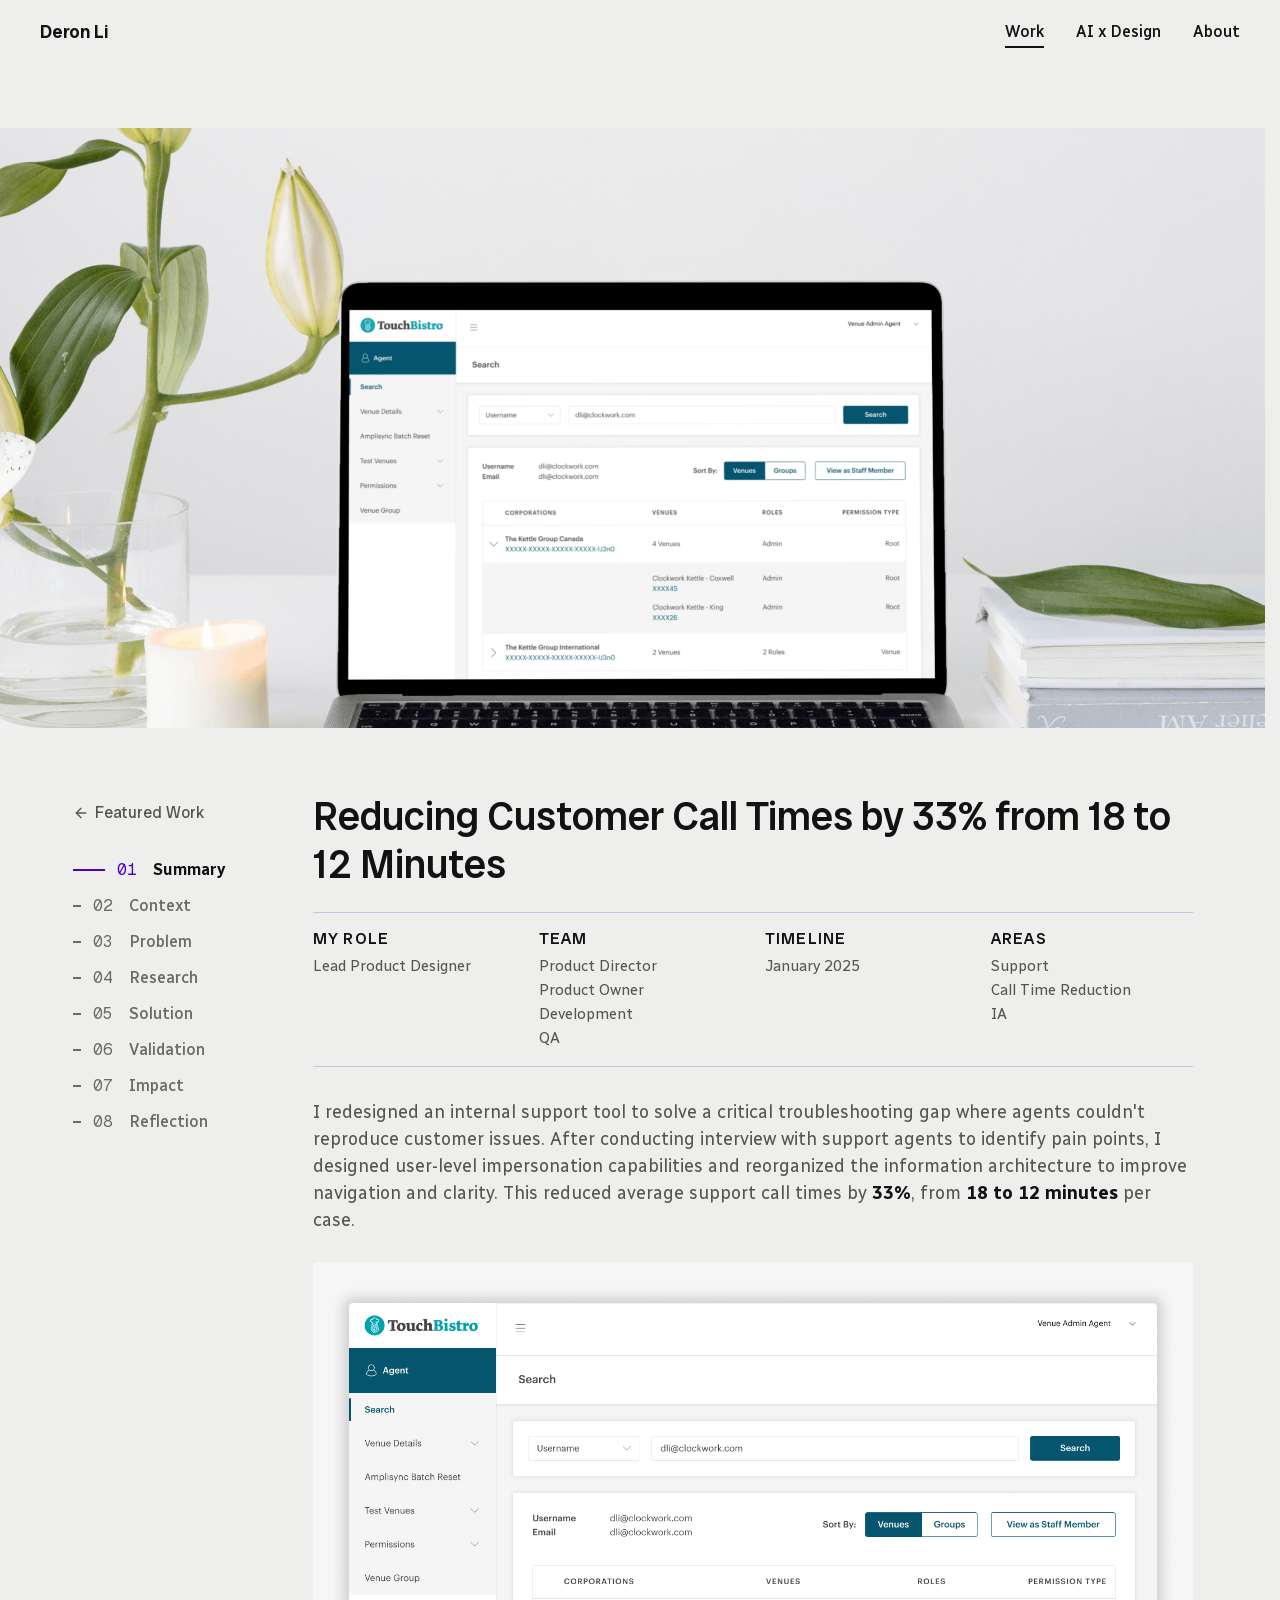
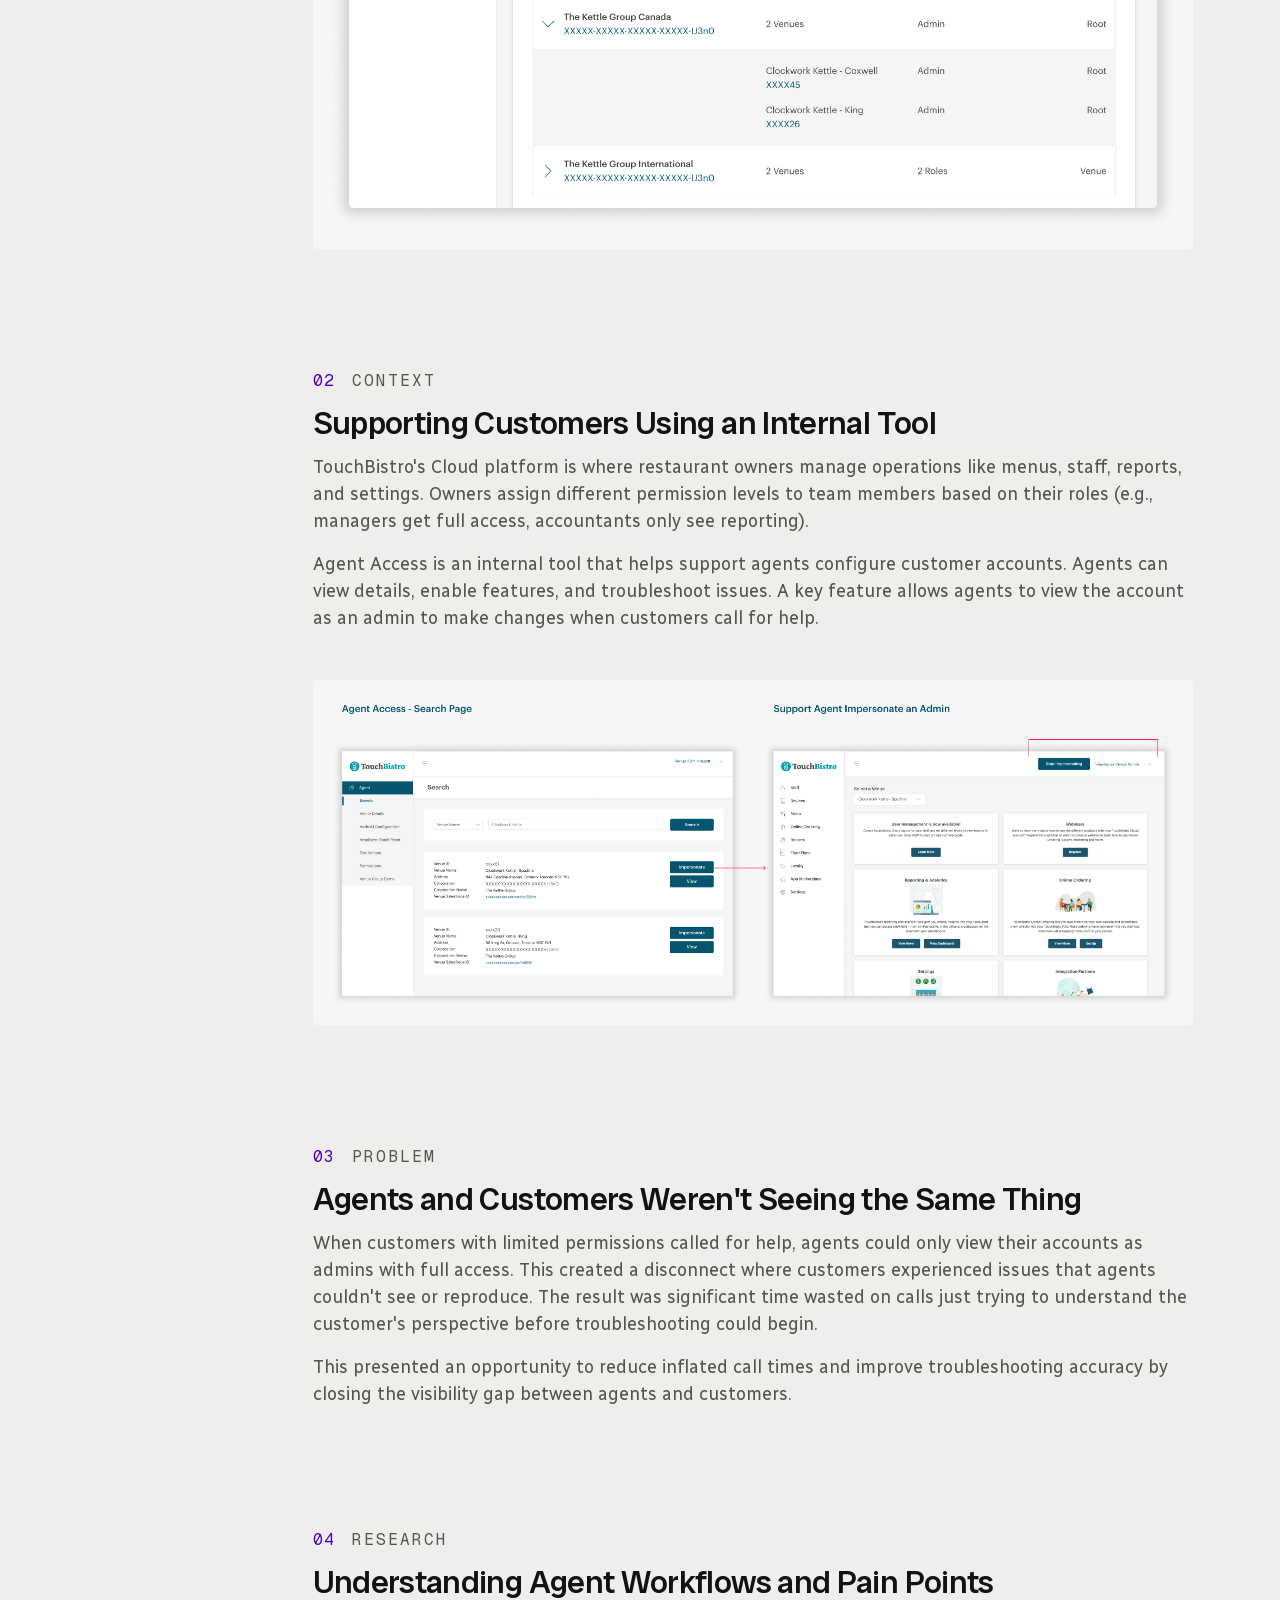
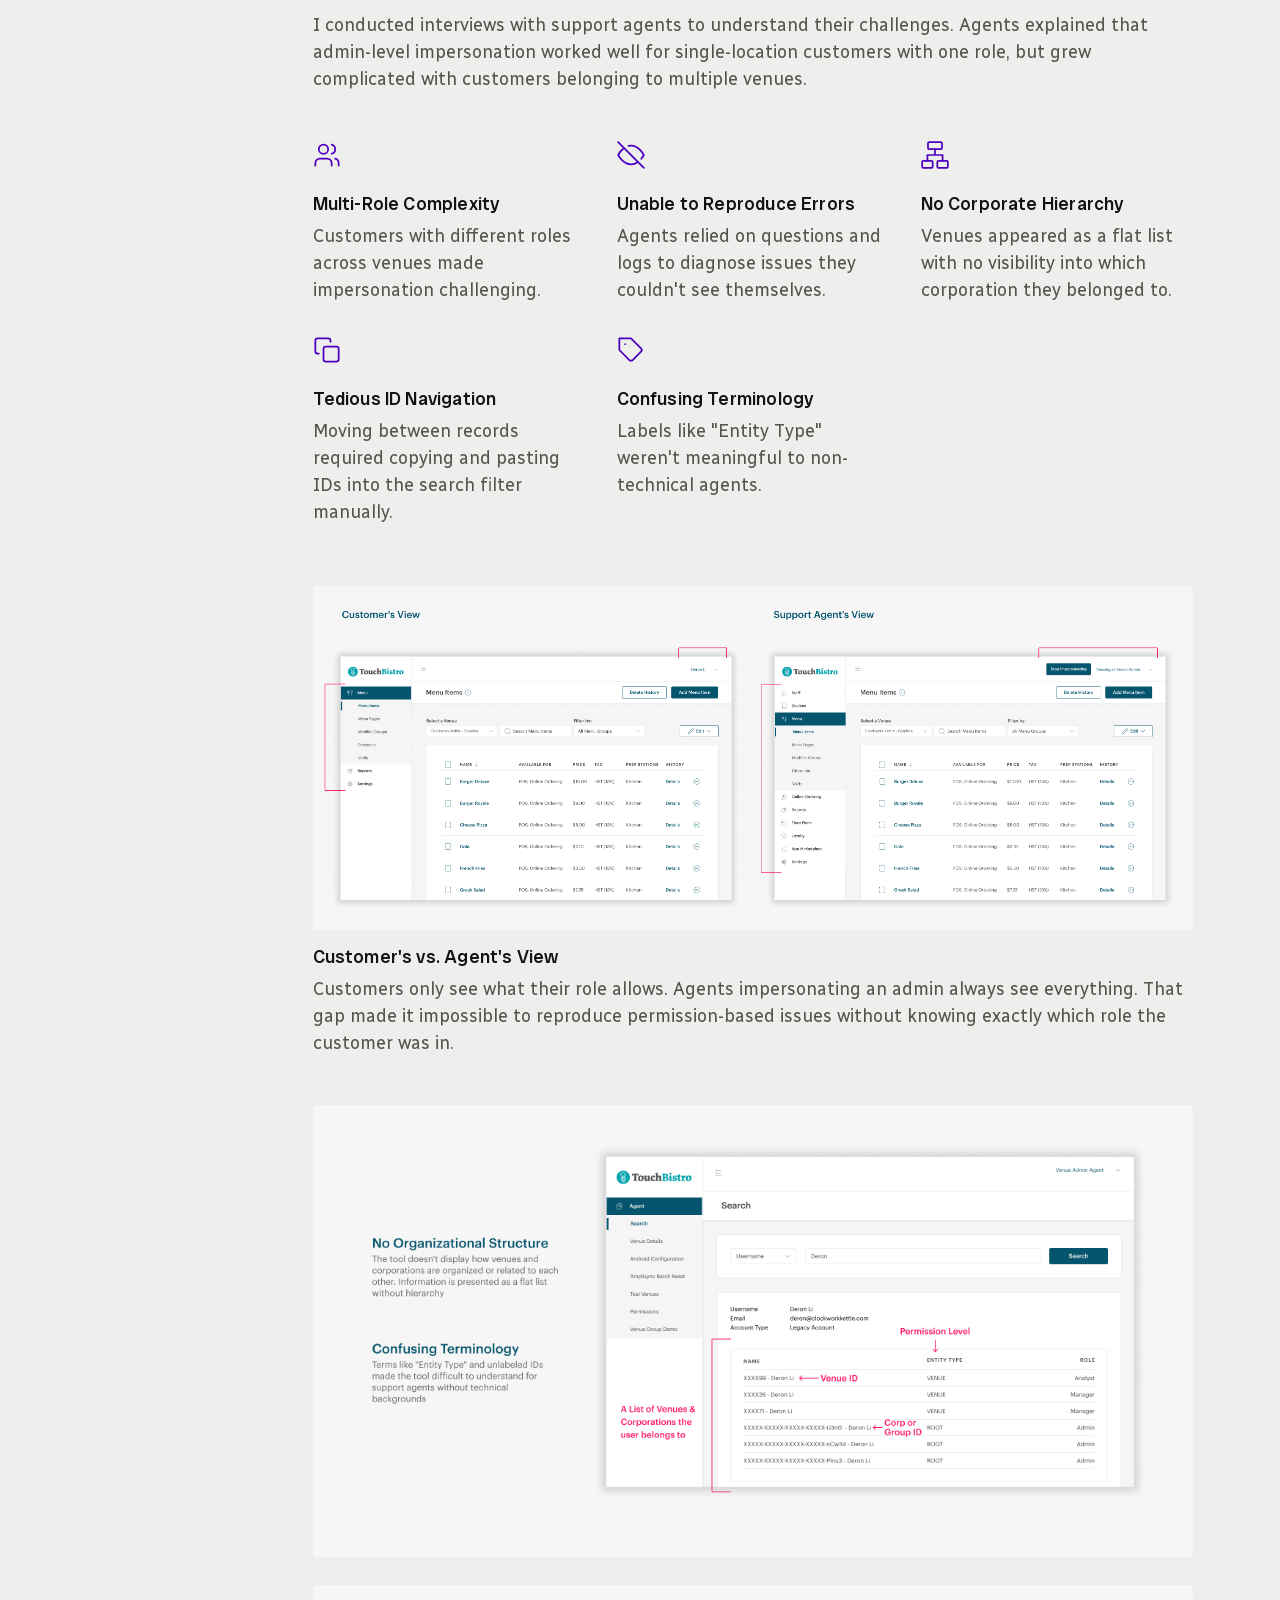
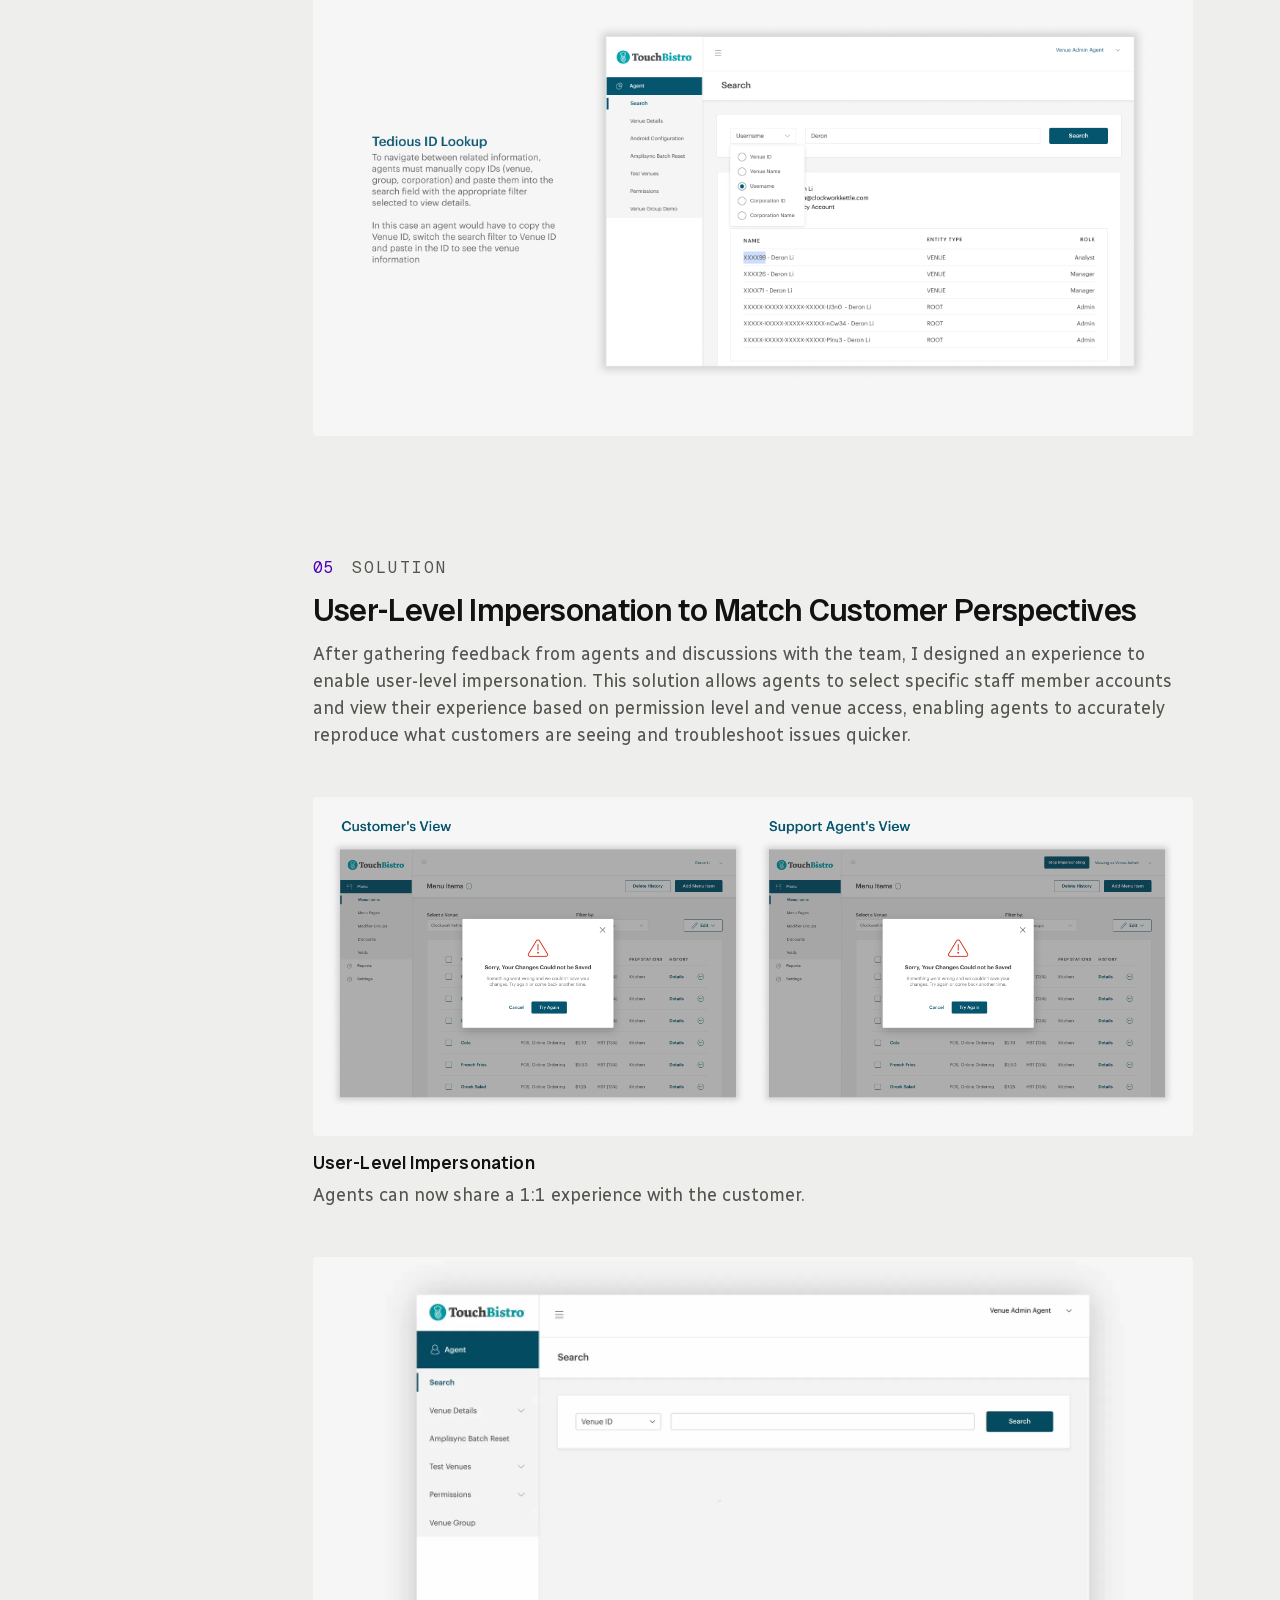
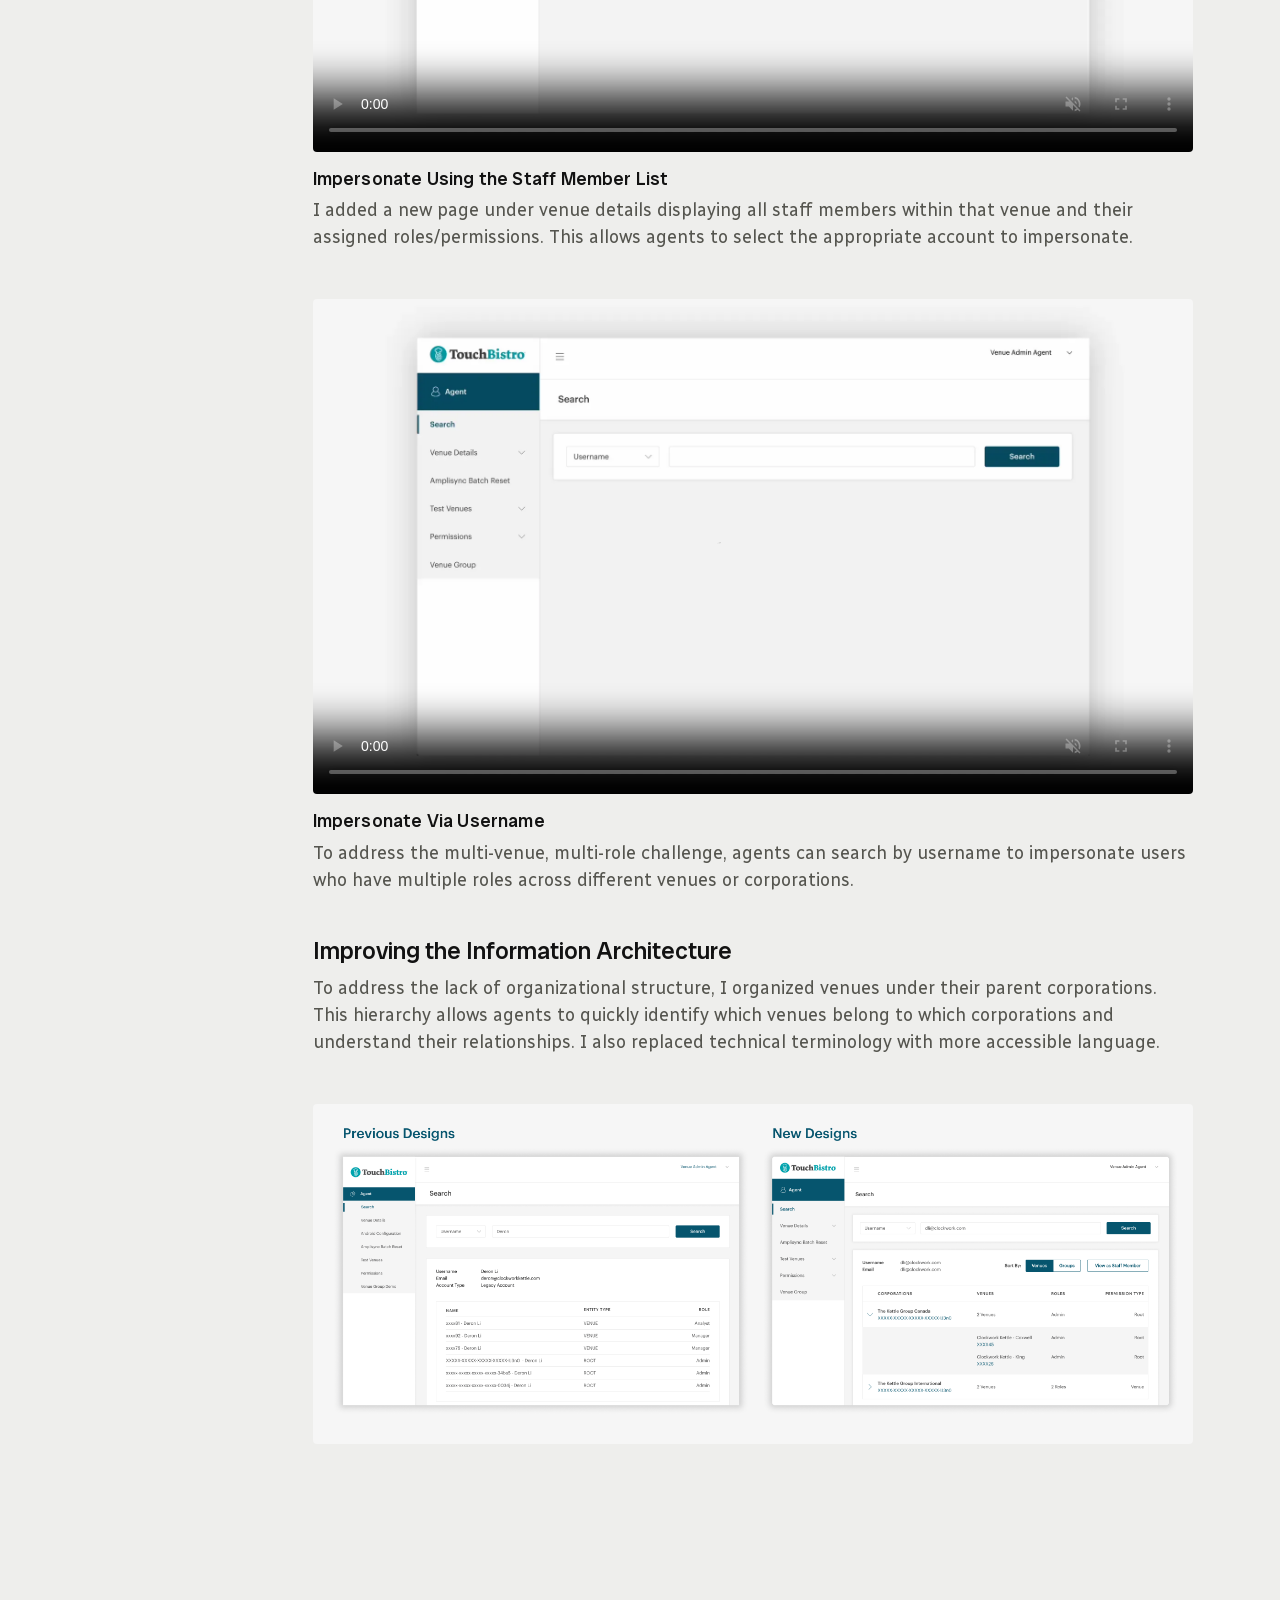
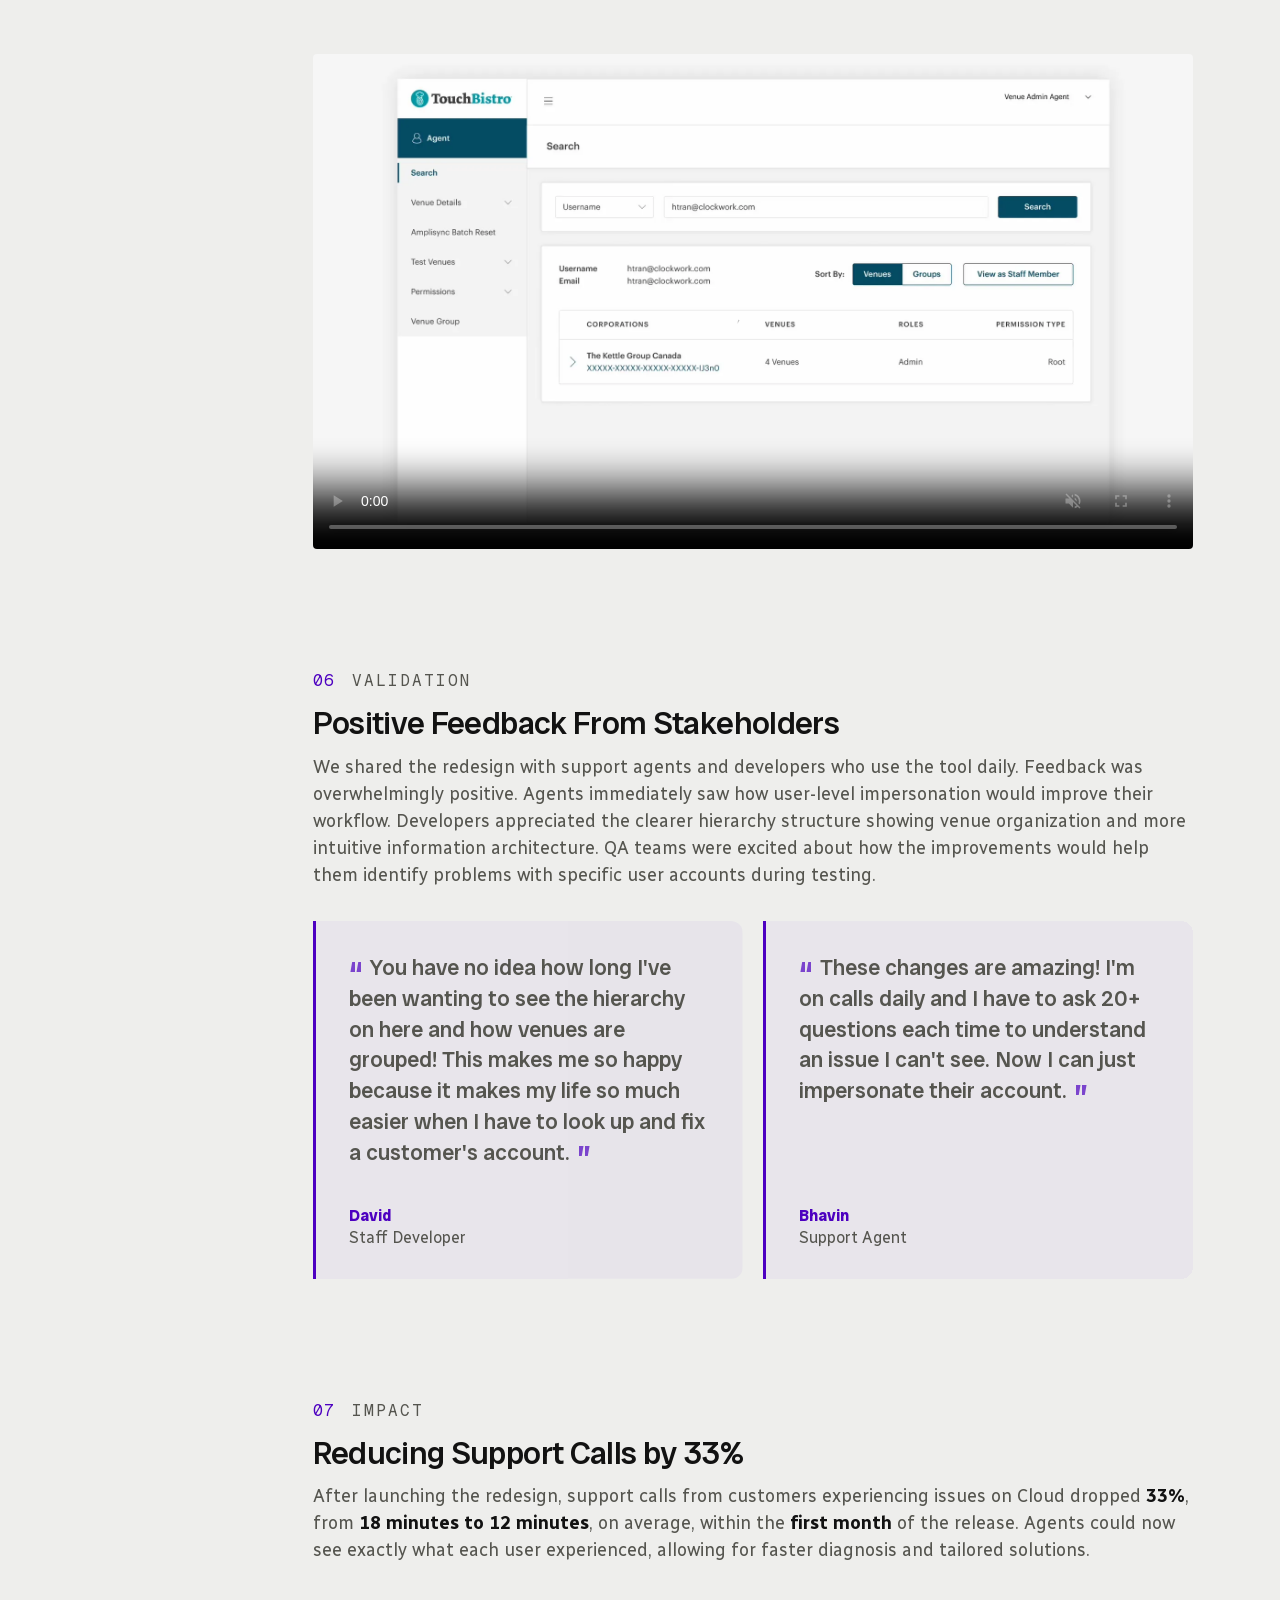
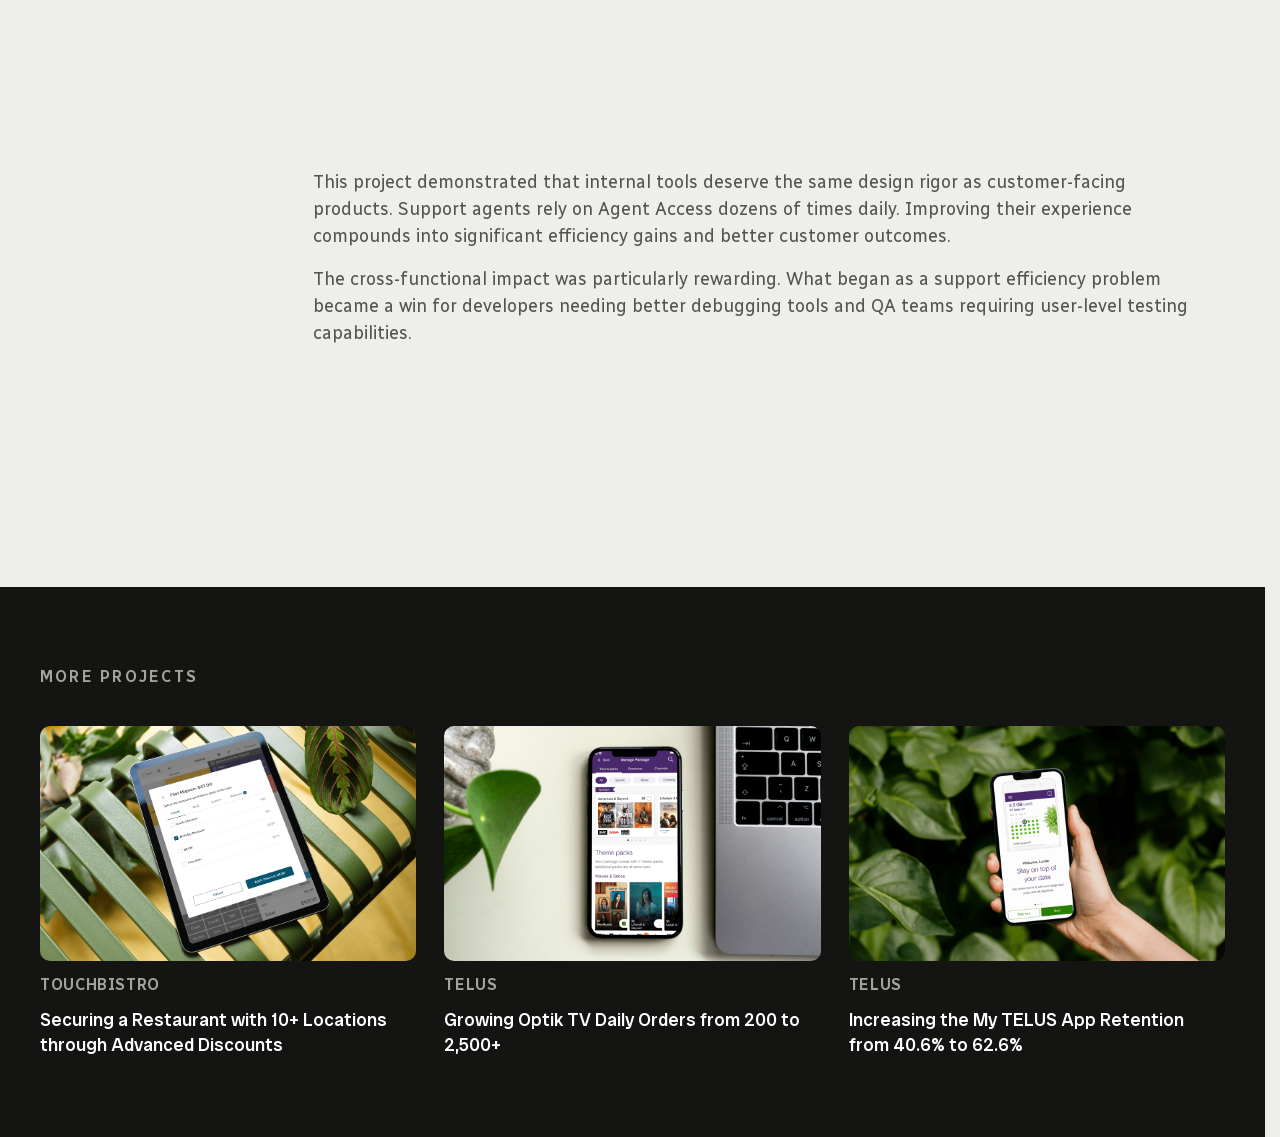
<file: support.html>
<!DOCTYPE html>
<html lang="en">
<head>
  <meta charset="UTF-8" />
  <meta name="viewport" content="width=device-width, initial-scale=1.0" />
  <title>TouchBistro — Reducing Customer Call Times · Deron Li</title>
  <link rel="stylesheet" href="css/site.css">
  <link rel="preload" href="fonts/radio-canada-big-latin.woff2" as="font" type="font/woff2" crossorigin>
  <link rel="preload" href="fonts/radio-canada-latin.woff2" as="font" type="font/woff2" crossorigin>
  <link rel="stylesheet" href="css/brand.css">
  <link rel="stylesheet" href="css/case-study-brand.css">
  <link rel="stylesheet" href="css/nav.css">
  <link rel="icon" type="image/png" sizes="32x32" href="images/favicon-32x32.png">
  <link rel="icon" type="image/png" sizes="16x16" href="images/favicon-16x16.png">
  <link rel="shortcut icon" href="images/favicon.ico">
  <!-- Google tag (gtag.js) -->
  <script async src="https://www.googletagmanager.com/gtag/js?id=G-8R2R3N4KR2"></script>
  <script>
    window.dataLayer = window.dataLayer || [];
    function gtag(){dataLayer.push(arguments);}
    gtag('js', new Date());
    gtag('config', 'G-8R2R3N4KR2');
  </script>
  <link rel="stylesheet" href="css/cs-hotfix.css">
</head>
<body>

<nav class="nav" aria-label="Main">
  <div class="wrap nav-in">
    <a class="nav-logo" href="index.html">Deron Li</a>
    <div class="nav-links label"><a href="index.html#work" aria-current="page">Work</a><a href="ai-design.html">AI x Design</a><a href="about.html">About</a></div>
  </div>
</nav>

<div class="cs-page">

  <div class="cs-cover">
    <img src="images/homepage/support.png" alt="TouchBistro Agent Access" />
  </div>

  <div class="cs-body">

    <div class="cs-layout">

      <aside class="cs-toc">
        <a class="toc-back" href="index.html#work">
          <svg width="16" height="16" viewBox="0 0 24 24" fill="none" stroke="currentColor" stroke-width="2" stroke-linecap="round" stroke-linejoin="round" aria-hidden="true"><line x1="19" y1="12" x2="5" y2="12"/><polyline points="12 19 5 12 12 5"/></svg>
          Featured Work
        </a>
        <div class="toc-track">
          <ul>
            <li><a class="toc-link" href="#summary"><span class="toc-num">01</span>Summary</a></li>
            <li><a class="toc-link" href="#context"><span class="toc-num">02</span>Context</a></li>
            <li><a class="toc-link" href="#problem"><span class="toc-num">03</span>Problem</a></li>
            <li><a class="toc-link" href="#research"><span class="toc-num">04</span>Research</a></li>
            <li><a class="toc-link" href="#solution"><span class="toc-num">05</span>Solution</a></li>
            <li><a class="toc-link" href="#validation"><span class="toc-num">06</span>Validation</a></li>
            <li><a class="toc-link" href="#impact"><span class="toc-num">07</span>Impact</a></li>
            <li><a class="toc-link" href="#reflection"><span class="toc-num">08</span>Reflection</a></li>
          </ul>
        </div>
      </aside>

      <div class="cs-sections">

        <header class="cs-hero" id="summary">
          <h1 class="cs-title h1">Reducing Customer Call Times by 33% from 18 to 12 Minutes</h1>
          <div class="cs-meta">
            <div class="cs-meta-item">
              <p>My Role</p>
              <p>Lead Product Designer</p>
            </div>
            <div class="cs-meta-item">
              <p>Team</p>
              <p>Product Director<br>Product Owner<br>Development<br>QA</p>
            </div>
            <div class="cs-meta-item">
              <p>Timeline</p>
              <p>January 2025</p>
            </div>
            <div class="cs-meta-item">
              <p>Areas</p>
              <p>Support<br>Call Time Reduction<br>IA</p>
            </div>
          </div>
          <p class="cs-summary body-lg">I redesigned an internal support tool to solve a critical troubleshooting gap where agents couldn't reproduce customer issues. After conducting interview with support agents to identify pain points, I designed user-level impersonation capabilities and reorganized the information architecture to improve navigation and clarity. This reduced average support call times by <strong>33%</strong>, from <strong>18 to 12 minutes</strong> per case.</p>
          <div class="cs-placeholder"><div class="cs-placeholder-inner"><img src="images/support/summary.png" alt="Agent Access summary" /></div></div>
        </header>

        <section class="cs-section" id="context">
          <h5>Context</h5>
          <h2 class="h2">Supporting Customers Using an Internal Tool</h2>
          <p class="body-lg">TouchBistro's Cloud platform is where restaurant owners manage operations like menus, staff, reports, and settings. Owners assign different permission levels to team members based on their roles (e.g., managers get full access, accountants only see reporting).</p>
          <p class="body-lg">Agent Access is an internal tool that helps support agents configure customer accounts. Agents can view details, enable features, and troubleshoot issues. A key feature allows agents to view the account as an admin to make changes when customers call for help.</p>
          <div class="cs-placeholder"><div class="cs-placeholder-inner"><img src="images/support/context.png" alt="Agent Access tool overview" /></div></div>
        </section>

        <section class="cs-section" id="problem">
          <h5>Problem</h5>
          <h2 class="h2">Agents and Customers Weren't Seeing the Same Thing</h2>
          <p class="body-lg">When customers with limited permissions called for help, agents could only view their accounts as admins with full access. This created a disconnect where customers experienced issues that agents couldn't see or reproduce. The result was significant time wasted on calls just trying to understand the customer's perspective before troubleshooting could begin.</p>
          <p class="body-lg">This presented an opportunity to reduce inflated call times and improve troubleshooting accuracy by closing the visibility gap between agents and customers.</p>
        </section>

        <section class="cs-section" id="research">
          <h5>Research</h5>
          <h2 class="h2">Understanding Agent Workflows and Pain Points</h2>
          <p class="body-lg">I conducted interviews with support agents to understand their challenges. Agents explained that admin-level impersonation worked well for single-location customers with one role, but grew complicated with customers belonging to multiple venues.</p>
          <div class="cs-features">
            <div class="cs-feature">
              <svg class="cs-feature-icon" viewBox="0 0 24 24" fill="none" stroke="currentColor" stroke-width="1.5" stroke-linecap="round" stroke-linejoin="round" aria-hidden="true"><path d="M16 21v-2a4 4 0 0 0-4-4H6a4 4 0 0 0-4 4v2"/><circle cx="9" cy="7" r="4"/><path d="M22 21v-2a4 4 0 0 0-3-3.87"/><path d="M16 3.13a4 4 0 0 1 0 7.75"/></svg>
              <h4 class="cs-feature-title h4">Multi-Role Complexity</h4>
              <p class="cs-feature-desc body-lg">Customers with different roles across venues made impersonation challenging.</p>
            </div>
            <div class="cs-feature">
              <svg class="cs-feature-icon" viewBox="0 0 24 24" fill="none" stroke="currentColor" stroke-width="1.5" stroke-linecap="round" stroke-linejoin="round" aria-hidden="true"><path d="M17.94 17.94A10.07 10.07 0 0 1 12 20c-7 0-11-8-11-8a18.45 18.45 0 0 1 5.06-5.94"/><path d="M9.9 4.24A9.12 9.12 0 0 1 12 4c7 0 11 8 11 8a18.5 18.5 0 0 1-2.16 3.19"/><line x1="1" y1="1" x2="23" y2="23"/></svg>
              <h4 class="cs-feature-title h4">Unable to Reproduce Errors</h4>
              <p class="cs-feature-desc body-lg">Agents relied on questions and logs to diagnose issues they couldn't see themselves.</p>
            </div>
            <div class="cs-feature">
              <svg class="cs-feature-icon" viewBox="0 0 24 24" fill="none" stroke="currentColor" stroke-width="1.5" stroke-linecap="round" stroke-linejoin="round" aria-hidden="true"><rect x="6" y="1" width="12" height="6" rx="1"/><rect x="1" y="17" width="9" height="6" rx="1"/><rect x="14" y="17" width="9" height="6" rx="1"/><path d="M12 7v5M5.5 12h13M5.5 12v5M18.5 12v5"/></svg>
              <h4 class="cs-feature-title h4">No Corporate Hierarchy</h4>
              <p class="cs-feature-desc body-lg">Venues appeared as a flat list with no visibility into which corporation they belonged to.</p>
            </div>
            <div class="cs-feature">
              <svg class="cs-feature-icon" viewBox="0 0 24 24" fill="none" stroke="currentColor" stroke-width="1.5" stroke-linecap="round" stroke-linejoin="round" aria-hidden="true"><rect x="9" y="9" width="13" height="13" rx="2"/><path d="M5 15H4a2 2 0 0 1-2-2V4a2 2 0 0 1 2-2h9a2 2 0 0 1 2 2v1"/></svg>
              <h4 class="cs-feature-title h4">Tedious ID Navigation</h4>
              <p class="cs-feature-desc body-lg">Moving between records required copying and pasting IDs into the search filter manually.</p>
            </div>
            <div class="cs-feature">
              <svg class="cs-feature-icon" viewBox="0 0 24 24" fill="none" stroke="currentColor" stroke-width="1.5" stroke-linecap="round" stroke-linejoin="round" aria-hidden="true"><path d="M20.59 13.41l-7.17 7.17a2 2 0 0 1-2.83 0L2 12V2h10l8.59 8.59a2 2 0 0 1 0 2.82z"/><line x1="7" y1="7" x2="7.01" y2="7"/></svg>
              <h4 class="cs-feature-title h4">Confusing Terminology</h4>
              <p class="cs-feature-desc body-lg">Labels like "Entity Type" weren't meaningful to non-technical agents.</p>
            </div>
          </div>
          <div class="cs-placeholder" style="margin-top: 40px"><div class="cs-placeholder-inner"><img src="images/support/research.png" alt="Research findings" /></div></div>
          <h4 class="h4">Customer's vs. Agent's View</h4>
          <p class="body-lg">Customers only see what their role allows. Agents impersonating an admin always see everything. That gap made it impossible to reproduce permission-based issues without knowing exactly which role the customer was in.</p>
          <div class="cs-placeholder"><div class="cs-placeholder-inner"><img src="images/support/no_organization.png" alt="Lack of corporation-level organization" /></div></div>
          <div class="cs-placeholder"><div class="cs-placeholder-inner"><img src="images/support/copy_paste.png" alt="Copy-paste workflow friction" /></div></div>
        </section>

        <section class="cs-section" id="solution">
          <h5>Solution</h5>
          <h2 class="h2">User-Level Impersonation to Match Customer Perspectives</h2>
          <p class="body-lg">After gathering feedback from agents and discussions with the team, I designed an experience to enable user-level impersonation. This solution allows agents to select specific staff member accounts and view their experience based on permission level and venue access, enabling agents to accurately reproduce what customers are seeing and troubleshoot issues quicker.</p>
          <div class="cs-placeholder"><div class="cs-placeholder-inner"><img src="images/support/userimpersonation%20successful.png" alt="User impersonation successful state" /></div></div>
          <h4 class="h4">User-Level Impersonation</h4>
          <p class="body-lg">Agents can now share a 1:1 experience with the customer.</p>
          <div class="cs-placeholder"><div class="cs-placeholder-inner"><video class="lazy-video" data-src="images/support/user-impersonation.mp4" poster="images/support/user-impersonation-poster.webp" width="1920" height="1080" preload="none" controls muted loop playsinline></video></div></div>
          <h4 class="h4">Impersonate Using the Staff Member List</h4>
          <p class="body-lg">I added a new page under venue details displaying all staff members within that venue and their assigned roles/permissions. This allows agents to select the appropriate account to impersonate.</p>
          <div class="cs-placeholder"><div class="cs-placeholder-inner"><video class="lazy-video" data-src="images/support/staff-member-list.mp4" poster="images/support/staff-member-list-poster.webp" width="1920" height="1080" preload="none" controls muted loop playsinline></video></div></div>
          <h4 class="h4">Impersonate Via Username</h4>
          <p class="body-lg">To address the multi-venue, multi-role challenge, agents can search by username to impersonate users who have multiple roles across different venues or corporations.</p>
          <h3 class="h3">Improving the Information Architecture</h3>
          <p class="body-lg">To address the lack of organizational structure, I organized venues under their parent corporations. This hierarchy allows agents to quickly identify which venues belong to which corporations and understand their relationships. I also replaced technical terminology with more accessible language.</p>
          <div class="cs-placeholder"><div class="cs-placeholder-inner"><img src="images/support/ia-comparison.png" alt="Information architecture comparison" /></div></div>
          <h3 class="h3">Reduced Navigation Steps</h3>
          <p class="body-lg">Instead of requiring agents to copy and paste IDs and manually switch search filters, IDs are now clickable hyperlinks that navigate directly to those sections. This directly reduces time spent jumping between related information.</p>
          <div class="cs-placeholder"><div class="cs-placeholder-inner"><video class="lazy-video" data-src="images/support/clickable-id-navigation.mp4" poster="images/support/clickable-id-navigation-poster.webp" width="1920" height="1080" preload="none" controls muted loop playsinline></video></div></div>
        </section>

        <section class="cs-section" id="validation">
          <h5>Validation</h5>
          <h2 class="h2">Positive Feedback From Stakeholders</h2>
          <p class="body-lg">We shared the redesign with support agents and developers who use the tool daily. Feedback was overwhelmingly positive. Agents immediately saw how user-level impersonation would improve their workflow. Developers appreciated the clearer hierarchy structure showing venue organization and more intuitive information architecture. QA teams were excited about how the improvements would help them identify problems with specific user accounts during testing.</p>
          <div class="cs-quotes">
            <div class="cs-quote">
              <p class="cs-quote-text">You have no idea how long I've been wanting to see the hierarchy on here and how venues are grouped! This makes me so happy because it makes my life so much easier when I have to look up and fix a customer's account.</p>
              <div class="cs-quote-attr">
                <span class="cs-quote-name">David</span>
                <span class="cs-quote-role">Staff Developer</span>
              </div>
            </div>
            <div class="cs-quote">
              <p class="cs-quote-text">These changes are amazing! I'm on calls daily and I have to ask 20+ questions each time to understand an issue I can't see. Now I can just impersonate their account.</p>
              <div class="cs-quote-attr">
                <span class="cs-quote-name">Bhavin</span>
                <span class="cs-quote-role">Support Agent</span>
              </div>
            </div>
          </div>
        </section>

        <section class="cs-section" id="impact">
          <h5>Impact</h5>
          <h2 class="h2">Reducing Support Calls by 33%</h2>
          <p class="body-lg">After launching the redesign, support calls from customers experiencing issues on Cloud dropped <strong>33%</strong>, from <strong>18 minutes to 12 minutes</strong>, on average, within the <strong>first month</strong> of the release. Agents could now see exactly what each user experienced, allowing for faster diagnosis and tailored solutions.</p>
        </section>

        <section class="cs-section" id="reflection">
          <h5>Reflection</h5>
          <h2 class="h2">Internal Tools Need the Same Design Care</h2>
          <p class="body-lg">This project demonstrated that internal tools deserve the same design rigor as customer-facing products. Support agents rely on Agent Access dozens of times daily. Improving their experience compounds into significant efficiency gains and better customer outcomes.</p>
          <p class="body-lg">The cross-functional impact was particularly rewarding. What began as a support efficiency problem became a win for developers needing better debugging tools and QA teams requiring user-level testing capabilities.</p>
        </section>

      </div>
    </div>

  </div>
</div>

<section class="cs-more">
  <div class="cs-more-inner">
    <p class="cs-more-heading">More Projects</p>
    <div class="cs-more-grid">

      <a class="cs-more-card" href="discounts.html">
        <div class="cs-more-img">
          <img src="images/homepage/discounts.png" alt="TouchBistro Advanced Discounts" />
        </div>
        <p class="cs-more-company">TouchBistro</p>
        <p class="cs-more-title">Securing a Restaurant with 10+ Locations through Advanced Discounts</p>
      </a>

      <a class="cs-more-card" href="optik.html">
        <div class="cs-more-img">
          <img src="images/homepage/optik.png" alt="TELUS Optik TV" />
        </div>
        <p class="cs-more-company">TELUS</p>
        <p class="cs-more-title">Growing Optik TV Daily Orders from 200 to 2,500+</p>
      </a>

      <a class="cs-more-card" href="onboarding.html">
        <div class="cs-more-img">
          <img src="images/homepage/onboarding.png" alt="TELUS My App Retention" />
        </div>
        <p class="cs-more-company">TELUS</p>
        <p class="cs-more-title">Increasing the My TELUS App Retention from 40.6% to 62.6%</p>
      </a>

    </div>
  </div>
</section>

<script>
(function () {
  /* the side TOC: js/cs-toc.js (hotfix) */

  // Fade-in by mini-section. Headings absorb body text/lists below them
  // until the next heading. Standalone blocks (cs-placeholder, cs-features,
  // cs-results, cs-stats, cs-retention) are their own group.
  const fadeGroups = new WeakMap();
  const isHeading = el => /^H[1-5]$/.test(el.tagName);
  const isStandaloneBlock = el =>
    el.classList.contains('cs-placeholder') ||
    el.classList.contains('cs-features') ||
    el.classList.contains('cs-results') ||
    el.classList.contains('cs-stats') ||
    el.classList.contains('cs-retention') ||
    el.classList.contains('cs-quote') ||
    el.classList.contains('cs-quotes');
  // Headings and standalone blocks are each their own group (so the
  // heading staggers in before its body). Consecutive body elements
  // (paragraphs, lists) merge into a single group so a multi-paragraph
  // body doesn't reveal one line at a time.
  function buildFadeGroups(parent) {
    const groups = [];
    let current = [];
    for (const child of parent.children) {
      if (isHeading(child) || isStandaloneBlock(child)) {
        if (current.length) { groups.push(current); current = []; }
        groups.push([child]);
      } else {
        current.push(child);
      }
    }
    if (current.length) groups.push(current);
    return groups;
  }

  const fadeIO = new IntersectionObserver((entries) => {
    entries.forEach(e => {
      if (e.isIntersecting) {
        const group = fadeGroups.get(e.target);
        if (group) {
          group.forEach(el => el.classList.add('is-visible'));
        } else {
          e.target.classList.add('is-visible');
        }
        fadeIO.unobserve(e.target);
      }
    });
  }, { rootMargin: '0px 0px -20% 0px', threshold: 0 });

  document.querySelectorAll('.cs-hero, .cs-section').forEach(parent => {
    fadeIO.observe(parent);
    buildFadeGroups(parent).forEach(group => {
      fadeGroups.set(group[0], group);
      fadeIO.observe(group[0]);
    });
  });


  const featuresIO = new IntersectionObserver((entries) => {
    entries.forEach(e => {
      if (e.isIntersecting) {
        e.target.classList.add('is-animated');
        featuresIO.unobserve(e.target);
      }
    });
  }, { rootMargin: '0px 0px -10% 0px', threshold: 0.01 });
  document.querySelectorAll('.cs-features').forEach(el => featuresIO.observe(el));

  const videoIO = new IntersectionObserver((entries) => {
    entries.forEach(e => {
      if (e.isIntersecting) {
        e.target.play().catch(() => {});
      } else {
        e.target.pause();
      }
    });
  }, { threshold: 0.5 });
  document.querySelectorAll('.cs-placeholder-inner video:not(.lazy-video)').forEach(v => videoIO.observe(v));   /* case-study videos are handled by js/lazy-video.js */

  const arrowListIO = new IntersectionObserver((entries) => {
    entries.forEach(e => {
      if (!e.isIntersecting) return;
      e.target.querySelectorAll('.cs-arrow-item').forEach((item, i) => {
        setTimeout(() => item.classList.add('is-visible'), i * 130);
      });
      arrowListIO.unobserve(e.target);
    });
  }, { rootMargin: '0px 0px -15% 0px', threshold: 0.1 });
  document.querySelectorAll('.cs-arrow-list').forEach(el => arrowListIO.observe(el));

  const coverImg = document.querySelector('.cs-cover img');
  let ticking = false;
  function updateParallax() {
    if (coverImg) {
      coverImg.style.transform = `translateY(${window.scrollY * 0.25}px)`;
    }
    ticking = false;
  }
  window.addEventListener('scroll', () => {
    if (!ticking) {
      requestAnimationFrame(updateParallax);
      ticking = true;
    }
  }, { passive: true });
  updateParallax();
})();
</script>

<script src="js/site-nav.js" defer></script>
<script src="js/cs-toc.js" defer></script>
<script src="js/lightbox.js" defer></script>
<script src="js/lazy-video.js" defer></script>
</body>
</html>
</file>
<file: css/nav-glass.css>
/* ════════════════════════════════════════════════════════
   SITE NAV: GLASS PILL (case-study-redesign branch, 2026-11-25). Shared by every page.
   A small centred glass pill: "Deron Li", then Home / Work / AI x Design / About. Mark the page's link with aria-current="page".
   Behaviour (js/nav-glass.js): .is-scrolled after 8px, slides away while you scroll down and returns on the way up,
   .is-night over any dark background under it (or inside [data-nav-dark]), and on phones (768px and below)
   a menu button that opens a full-screen sheet.
   Markup:
     <nav class="pill pill-nav" aria-label="Main">
       <a class="pill-logo" href="index.html">Deron Li</a>
       <div class="pill-links"><a href="index.html">Home</a><a href="index.html#work">Work</a><a href="ai-design.html">AI x Design</a><a href="about.html">About</a></div>
     </nav>
   The glass look (.pill) is also used by the case studies' section pill.
   Selectors are specific enough to beat the old bare `nav` rule in css/site.css.
   ════════════════════════════════════════════════════════ */
@font-face { font-family: 'Radio Canada Big'; font-weight: 400 700; font-display: swap; src: url(../fonts/radio-canada-big-latin.woff2) format('woff2'); }
@font-face { font-family: 'Radio Canada'; font-weight: 400 700; font-display: swap; src: url(../fonts/radio-canada-latin.woff2) format('woff2'); }
html { scrollbar-gutter: stable; }
@view-transition { navigation: auto; }
::view-transition-old(root), ::view-transition-new(root) { animation-duration: 0.35s; animation-timing-function: cubic-bezier(0.25, 0.46, 0.45, 0.94); }
nav.pill-nav { view-transition-name: site-nav; }
::view-transition-group(site-nav) { animation-duration: 0s; }

.pill {
  --ng-ink: #121212; --ng-line: #D4D4D0; --ng-accent: #4D00C0; --ng-ground: #FAFAF9; --ng-sheet: #FFFFFF;
  --ng-display: 'Radio Canada Big', 'Helvetica Neue', Arial, sans-serif;
  --ng-text: 'Radio Canada', 'Helvetica Neue', Arial, sans-serif;
  --ng-soft: cubic-bezier(0.4, 0, 0.2, 1); --ng-out: cubic-bezier(0.16, 1, 0.3, 1);
}
.pill {
  position: fixed; top: 16px; left: 50%; right: auto; bottom: auto; z-index: 100; transform: translateX(-50%);
  display: flex; align-items: center; justify-content: flex-start; gap: 8px; height: auto; margin: 0; padding: 4px 16px;
  font-family: var(--ng-text); -webkit-font-smoothing: antialiased; -moz-osx-font-smoothing: grayscale;
  /* clear glass (Deron): a thin diagonal sheen instead of a white fill, a light blur so the page reads through,
     bright rim edges and a fine grain (::before) so it reads as a glass surface, not a white or empty pill */
  background: linear-gradient(120deg, rgba(255, 255, 255, 0.62) 0%, rgba(255, 255, 255, 0.36) 40%, rgba(255, 255, 255, 0.30) 62%, rgba(255, 255, 255, 0.52) 100%);   /* frosted: a milky sheen, brighter at the corners */
  -webkit-backdrop-filter: blur(28px) saturate(1.8); backdrop-filter: blur(28px) saturate(1.8);
  border: 1px solid rgba(255, 255, 255, 0.35); border-radius: 999px;
  --glass-rim: inset 0 1px 0 rgba(255, 255, 255, 0.45), inset 0 -1px 0 rgba(255, 255, 255, 0.15), inset 0 0 0 0.5px rgba(18, 18, 18, 0.06), inset 0 8px 16px -8px rgba(255, 255, 255, 0.5);
  box-shadow: var(--glass-rim), 0 1px 2px rgba(18, 18, 18, 0.06), 0 8px 20px rgba(18, 18, 18, 0.10), 0 24px 56px rgba(18, 18, 18, 0.10);   /* elevated: it floats above the page at all times */
  white-space: nowrap;
  transition: background .35s var(--ng-soft), border-color .35s var(--ng-soft), box-shadow .35s var(--ng-soft), transform .45s var(--ng-out);
}
.pill::before {   /* fine grain: the glass texture */
  content: ''; position: absolute; inset: 0; border-radius: inherit; z-index: -1; pointer-events: none; opacity: 0.55;
  /* white-only frost grain (no grey): noise drives alpha, colour is pure white, so it textures without dulling */
  background-image: url("data:image/svg+xml,%3Csvg xmlns='http://www.w3.org/2000/svg' width='140' height='140'%3E%3Cfilter id='n'%3E%3CfeTurbulence type='fractalNoise' baseFrequency='0.85' numOctaves='3' stitchTiles='stitch'/%3E%3CfeColorMatrix values='0 0 0 0 1  0 0 0 0 1  0 0 0 0 1  0 0 0 1.6 -0.75'/%3E%3C/filter%3E%3Crect width='140' height='140' filter='url(%23n)'/%3E%3C/svg%3E");
}
.pill a, .pill button { text-shadow: 0 0 12px rgba(255, 255, 255, 0.9), 0 0 2px rgba(255, 255, 255, 0.8); }   /* keeps the links legible on clear glass */
.pill-nav.is-away { transform: translate(-50%, calc(-100% - 24px)); }
.pill-nav.is-away:focus-within { transform: translateX(-50%); }
.pill-links { display: flex; align-items: center; gap: 8px; }
.pill a {
  position: relative; display: inline-flex; align-items: center; height: 44px; padding: 0 12px;   /* 12 + 8 + 12 = 32px between words */
  font-size: 16px; font-weight: 500; line-height: 1; color: var(--ng-ink); text-decoration: none;
  transition: color .35s var(--ng-soft);
}
.pill a::after { content: ''; position: absolute; left: 12px; right: 12px; bottom: 10px; height: 1.5px; background: currentColor; transform: scaleX(0); transform-origin: left; transition: transform .35s var(--ng-out); }
.pill a:hover::after, .pill a[aria-current]::after { transform: scaleX(1); }
.pill .pill-logo { font-family: var(--ng-display); font-weight: 600; letter-spacing: -0.01em; margin-right: 80px; }   /* logo sits apart from the links (Deron) */
.pill .pill-logo::after { content: none; }
.pill :focus-visible { outline: 2px solid currentColor; outline-offset: 2px; border-radius: 999px; }
.pill.is-night {
  background: linear-gradient(120deg, rgba(255, 255, 255, 0.20) 0%, rgba(255, 255, 255, 0.10) 40%, rgba(255, 255, 255, 0.08) 62%, rgba(255, 255, 255, 0.16) 100%);   /* the same clear glass over the dark bands */
  border-color: rgba(255, 255, 255, 0.10);
  --glass-rim: inset 0 1px 0 rgba(255, 255, 255, 0.18), inset 0 -1px 0 rgba(255, 255, 255, 0.10), inset 0 8px 16px -8px rgba(255, 255, 255, 0.12);
  box-shadow: var(--glass-rim), 0 8px 24px rgba(0, 0, 0, 0.28);
}
.pill.is-night::before { opacity: 0.22; }
.pill.is-night a, .pill.is-night .nav-toggle { color: #FFFFFF; text-shadow: 0 0 12px rgba(0, 0, 0, 0.7), 0 0 2px rgba(0, 0, 0, 0.6); }
.nav-toggle { display: none; }

/* phones: the logo and a menu button; the links open as a full-screen sheet */
@media (max-width: 768px) {
  .pill-nav.has-menu { left: 16px; right: 16px; transform: none; justify-content: space-between; padding: 4px 4px 4px 8px; overflow: visible; }
  .pill .pill-logo { margin-right: 0; }
  .pill-nav.has-menu.is-away { transform: translateY(calc(-100% - 24px)); }
  .pill-nav.has-menu.is-away:focus-within { transform: none; }
  /* open: no transform or blur on the pill, so the fixed sheet inside it covers the whole screen */
  .pill-nav.is-open { -webkit-backdrop-filter: none; backdrop-filter: none; transform: none; }
  .pill-nav.has-menu .nav-toggle {
    position: relative; display: grid; place-items: center; width: 44px; height: 44px; padding: 0;
    border: 0; background: none; color: var(--ng-ink); cursor: pointer; -webkit-tap-highlight-color: transparent;
  }
  .nav-toggle i { position: absolute; left: 12px; right: 12px; height: 2px; border-radius: 2px; background: currentColor; transition: transform .4s var(--ng-out); }
  .nav-toggle i:nth-child(1) { transform: translateY(-4px); }
  .nav-toggle i:nth-child(2) { transform: translateY(4px); }
  .pill-nav.is-open .nav-toggle i:nth-child(1) { transform: rotate(45deg); }
  .pill-nav.is-open .nav-toggle i:nth-child(2) { transform: rotate(-45deg); }
  .pill-nav.has-menu .pill-links {
    position: fixed; inset: 0; z-index: -1; flex-direction: column; align-items: stretch; gap: 0;
    padding: 96px 24px 40px; background: var(--ng-ground); overflow-y: auto;
    opacity: 0; visibility: hidden; transform: translateY(-8px);
    transition: opacity .3s var(--ng-soft), transform .45s var(--ng-out), visibility 0s linear .3s;
  }
  .pill-nav.is-open .pill-links { opacity: 1; visibility: visible; transform: none; transition: opacity .3s var(--ng-soft), transform .45s var(--ng-out), visibility 0s; }
  .pill-nav.has-menu .pill-links a {
    height: auto; padding: 20px 0; border-bottom: 1px solid var(--ng-line); color: var(--ng-ink);
    font-family: var(--ng-display); font-size: 24px; font-weight: 600; line-height: 1.25; letter-spacing: -0.015em;
  }
  .pill-nav.has-menu .pill-links a::after { content: none; }
  .pill-nav.has-menu .pill-links a[aria-current] { color: var(--ng-accent); }
  .pill-nav.is-open, .pill-nav.is-open.is-night { background: var(--ng-sheet); }
  .pill-nav.is-open a.pill-logo, .pill-nav.is-open .nav-toggle { color: var(--ng-ink); }
  body:has(.pill-nav.is-open) .toc, body:has(.pill-nav.is-open) .variant { visibility: hidden; }   /* the open menu covers everything */
}

@media (prefers-reduced-motion: reduce) { .pill, .pill * { transition: none !important; } }
</file>
<file: css/site.css>
/* Variable axes (wght@400..800) rather than fixed instances, so weight can be
   interpolated — the hero highlights un-bold gradually as you scroll away.
   Same families and same weight range as before. */
@import url('https://fonts.googleapis.com/css2?family=Geist:wght@400..800&family=Open+Sans:ital,wght@0,400..700;1,400&display=swap');

@property --layer-offset {
  syntax: '<length>';
  inherits: false;
  initial-value: 0px;
}

/* Crossfade between same-origin pages on link navigation.
   Browsers without View Transitions support fall back to instant nav. */
@view-transition {
  navigation: auto;
}
::view-transition-old(root),
::view-transition-new(root) {
  animation-duration: 0.35s;
  animation-timing-function: cubic-bezier(0.25, 0.46, 0.45, 0.94);
}

*, *::before, *::after { box-sizing: border-box; margin: 0; padding: 0; }

/* ════════════════════════════════════════════════════════
   DESIGN TOKENS
   ════════════════════════════════════════════════════════ */
:root {
  /* ── Brand / fonts ──────────────────────────────────── */
  --purple:  #4D00C0;
  --text:    #1e2035;
  --muted:   #6b7280;
  --font-heading: 'Geist', system-ui, sans-serif;
  --font-body:    'Open Sans', system-ui, sans-serif;
  --font:    var(--font-body);

  /* ── Type scale (desktop — overridden for mobile below) ── */
  --text-display:  100px;
  --text-h1:       40px;
  --text-h2:       32px;
  --text-h3:       24px;
  --text-h4:       18px;
  --text-lead:     24px;
  --text-body-lg:  18px;
  --text-body:     16px;
  --text-label:    16px;
  --text-caption:  15px;
  --text-overline: 16px;
  --text-tag:      16px;

  /* ── Weights ────────────────────────────────────────── */
  --weight-regular:   400;
  --weight-medium:    500;
  --weight-semibold:  600;
  --weight-bold:      700;
  --weight-extrabold: 800;

  /* ── Leading ────────────────────────────────────────── */
  --leading-none:    1;
  --leading-tight:   1.08;
  --leading-snug:    1.25;
  --leading-normal:  1.5;
  --leading-relaxed: 1.7;
  --leading-loose:   1.85;

  /* ── Tracking ───────────────────────────────────────── */
  --tracking-tightest: -0.04em;
  --tracking-tight:    -0.025em;
  --tracking-snug:     -0.01em;
  --tracking-normal:    0em;
  --tracking-wide:      0.04em;
  --tracking-wider:     0.08em;
  --tracking-widest:    0.14em;

  /* ── Palette ────────────────────────────────────────── */
  --plum:     #5A02BF;
  --lavender: #4D00C0;
  --charcoal: #434343;
  --silver:   #959595;
  --ash:      #BDBDBD;
  --mist:     #DBDBDB;
  --white:    #FFFFFF;

  /* ── Semantic colours ───────────────────────────────── */
  --color-primary:   var(--lavender);
  --color-secondary: var(--silver);
  --color-tertiary:  var(--silver);
  --color-subtle:    var(--mist);
  --color-accent:    var(--lavender);
  --color-inverse:   var(--white);
}

/* ── Mobile type overrides — sizes only; everything that
   references these tokens scales automatically. ─────── */
@media (max-width: 768px) {
  :root {
    --text-display:  48px;
    --text-h1:       36px;
    --text-h2:       26px;
    --text-h3:       22px;
    --text-h4:       18px;
    --text-lead:     18px;
    --text-body-lg:  16px;
  }
}

/* ════════════════════════════════════════════════════════
   GLOBAL BASE
   ════════════════════════════════════════════════════════ */
html {
  scroll-behavior: smooth;
  scrollbar-gutter: stable; /* reserve the scrollbar's space on every page, so the nav and layout never shift between short and long pages */
}
html, body {
  height: 100%; background: #ffffff;
  font-family: var(--font); color: var(--silver);
  overflow-x: clip;
}


/* ── Nav (shared across all pages) ─────────────────────── */
nav {
  position: fixed; top: 0; left: 0; right: 0; height: 56px;
  display: flex; align-items: center; justify-content: space-between;
  padding: 0 max(40px, calc((100vw - 1200px) / 2 + 40px));
  background: rgba(255,255,255,0.92); backdrop-filter: blur(12px);
  border-bottom: 1px solid rgba(0,0,0,0.06); z-index: 100;
  transition: transform 0.3s ease;
}
nav.is-hidden { transform: translateY(-100%); }
@media (prefers-reduced-motion: reduce) {
  nav { transition: none; }
}
.logo {
  color: var(--color-primary);
  text-decoration: none;
}
.nav-links { display: flex; gap: 28px; }
.nav-links a {
  color: var(--color-tertiary);
  text-decoration: none;
  transition: color 0.4s ease;
  font-weight: var(--weight-regular);
}
.nav-links a:hover { color: var(--color-primary); }

.nav-hamburger {
  display: none;
  flex-direction: column;
  justify-content: center;
  gap: 5px;
  background: none;
  border: none;
  cursor: pointer;
  padding: 4px;
  width: 32px;
  height: 32px;
}
.nav-hamburger span {
  display: block;
  width: 22px;
  height: 2px;
  background: var(--color-primary);
  border-radius: 1px;
  transition: transform 0.25s ease, opacity 0.25s ease;
}
nav.is-open .nav-hamburger span:nth-child(1) { transform: translateY(7px) rotate(45deg); }
nav.is-open .nav-hamburger span:nth-child(2) { opacity: 0; transform: scaleX(0); }
nav.is-open .nav-hamburger span:nth-child(3) { transform: translateY(-7px) rotate(-45deg); }

@media (max-width: 768px) {
  .nav-hamburger { display: flex; }
  .nav-links {
    position: fixed;
    top: 56px;
    left: 0; right: 0;
    background: rgba(255,255,255,0.96);
    backdrop-filter: blur(12px);
    border-bottom: 1px solid rgba(0,0,0,0.06);
    flex-direction: column;
    gap: 0;
    padding: 8px 24px 16px;
    opacity: 0;
    transform: translateY(-6px);
    pointer-events: none;
    transition: opacity 0.2s ease, transform 0.2s ease;
  }
  nav.is-open .nav-links {
    opacity: 1;
    transform: translateY(0);
    pointer-events: auto;
  }
  .nav-links a {
    padding: 16px 0;
    border-bottom: 1px solid rgba(0,0,0,0.06);
  }
  .nav-links a:last-child { border-bottom: none; }
}

/* ════════════════════════════════════════════════════════
   TEXT STYLES
   Standard naming used across the whole site.
   Apply directly to elements: <h1 class="h1">, <p class="lead">.
   Sizes scale to mobile via the :root @media block above.
   ════════════════════════════════════════════════════════ */

/* Headings — Geist heading font */
.display, .h1, .h2, .h3, .h4 {
  font-family: var(--font-heading);
  color: var(--charcoal);
}
.display {
  font-size: var(--text-display);
  font-weight: var(--weight-extrabold);
  line-height: var(--leading-tight);
  letter-spacing: var(--tracking-tightest);
}
.h1 {
  font-size: var(--text-h1);
  font-weight: var(--weight-medium);
  line-height: 1.2;
  letter-spacing: 0em;
}
.h2 {
  font-size: var(--text-h2);
  font-weight: var(--weight-medium);
  line-height: 1.4;
  letter-spacing: -0.02em;
}
.h3 {
  font-size: var(--text-h3);
  font-weight: var(--weight-medium);
  line-height: 1.4;
  letter-spacing: 0em;
}
.h4 {
  font-size: var(--text-h4);
  font-weight: var(--weight-medium);
  line-height: 1.2;
  letter-spacing: 0.01em;
  margin-bottom: 8px;
}

/* Body styles — Open Sans (inherited from body) */
.lead {
  font-size: var(--text-lead);
  font-weight: var(--weight-regular);
  line-height: var(--leading-normal);
}
.body-lg {
  font-size: var(--text-body-lg);
  font-weight: var(--weight-regular);
  line-height: var(--leading-normal);
  letter-spacing: 0em;
}

.body {
  font-size: var(--text-body);
  font-weight: var(--weight-regular);
  line-height: var(--leading-normal);
}
.label {
  font-family: var(--font-heading);
  font-size: var(--text-h4);
  font-weight: var(--weight-semibold);
  line-height: var(--leading-normal);
}
.overline {
  font-size: var(--text-overline);
  font-weight: var(--weight-semibold);
  line-height: var(--leading-normal);
  letter-spacing: var(--tracking-widest);
  text-transform: uppercase;
}
.caption {
  font-family: var(--font-body);
  font-size: var(--text-caption);
  font-weight: var(--weight-semibold);
  line-height: 1.8;
  letter-spacing: 0em;
}
.tag {
  font-family: var(--font-heading);
  font-size: var(--text-tag);
  font-weight: var(--weight-semibold);
  line-height: 1.2;
  letter-spacing: 0em;
}

/* Colour utilities */
.color-primary   { color: var(--color-primary);   }
.color-secondary { color: var(--color-secondary); }
.color-tertiary  { color: var(--color-tertiary);  }
.color-subtle    { color: var(--color-subtle);    }
.color-accent    { color: var(--color-accent);    }
.color-inverse   { color: var(--color-inverse);   }

/* ════════════════════════════════════════════════════════
   HOMEPAGE
   ════════════════════════════════════════════════════════ */

/* ── Hero ────────────────────────────────────────────── */
.hero {
  min-height: 100vh; display: flex; align-items: center;
  padding-top: 56px;
  position: relative; overflow: hidden;
}
#dot-grid {
  position: absolute; inset: 0;
  width: 100%; height: 100%;
  pointer-events: none;
}
.hero-inner {
  max-width: 1300px; width: 100%; margin: 0 auto;
  padding: 0 40px;
  display: flex; flex-direction: column;
  align-items: center; text-align: center;
  position: relative; z-index: 1;
}

/* ── Splash overlay ──────────────────────────────────── */
#splash {
  position: fixed; inset: 0; z-index: 999;
  background: #fff;
  display: flex; align-items: center; justify-content: center;
  gap: 0.55em;
  pointer-events: none;
}
#spl-hi, #spl-name {
  color: var(--color-primary);
  will-change: transform, opacity;
}
#spl-hi   { opacity: 0; transform: translateY(-44px); }
#spl-name { opacity: 0; transform: translateX(-28px); }

/* ── Hero text (left col) ────────────────────────────── */
.hero h1 { margin-bottom: 26px; color: var(--lavender); }
.h1-hi, .h1-name { display: inline-block; }
.bio {
  color: var(--color-secondary);
  max-width: 620px;
  margin: 0 auto;
}

/* ── Hero avatar ─────────────────────────────────────── */
.hero-avatar {
  position: relative;
  width: 72px;
  height: 130px;
  margin-bottom: 16px;
  flex-shrink: 0;
}
/* All four layers share the same rules — photo is just a layer with an image inside */
.hero-avatar-img,
.hero-avatar-layer {
  --layer-offset: 0px;
  --float-travel: 5px;
  position: absolute;
  left: 50%;
  width: 72px; height: 72px;
  margin-left: -36px;
  background: var(--lavender);
  border-radius: 14px;
  overflow: hidden;
  animation: avatar-diamond-float 2.8s ease-in-out infinite backwards;
}
/* Photo layer — sits on top, least travel (mirrors fw-diamond-layer--1) */
.hero-avatar-img { --layer-offset: 0px; --float-travel: 4px;  z-index: 4; animation-delay: 0s; }
.hero-avatar-img img {
  position: absolute;
  top: 50%; left: 50%;
  width: 145%; height: 145%;
  transform: translate(-50%, -50%) rotate(-45deg);
  object-fit: cover;
  object-position: center top;
}
/* Diamond layers — travel increases downward, matching fw-diamond motion */
.hero-avatar-layer--1 { --layer-offset: 16px; --float-travel: 8px;  opacity: 1.00; z-index: 3; animation-delay: 0.14s; }
.hero-avatar-layer--2 { --layer-offset: 32px; --float-travel: 14px; opacity: 0.50; z-index: 2; animation-delay: 0.30s; }
.hero-avatar-layer--3 { --layer-offset: 48px; --float-travel: 22px; opacity: 0.28; z-index: 1; animation-delay: 0.46s; }
@keyframes avatar-diamond-float {
  0%, 100% { transform: translateY(var(--layer-offset)) rotate(45deg); }
  50%       { transform: translateY(calc(var(--layer-offset) - var(--float-travel))) rotate(45deg); }
}
@media (prefers-reduced-motion: reduce) {
  .hero-avatar-img,
  .hero-avatar-layer { animation: none; transform: translateY(var(--layer-offset)) rotate(45deg); }
}

/* ── Highlight (brush-stroke underline on bio) ────────── */
@keyframes hl-wipe {
  from { clip-path: inset(0 100% 0 0); }
  to   { clip-path: inset(0 0% 0 0); }
}
/* --hl-fade runs 0 (fully emphasised) to 1 (indistinguishable from body text).
   The hero scroll handler drives it; everywhere else it stays at its default 0. */
.hl {
  display: inline;
  position: relative;
  color: color-mix(in srgb,
                   var(--color-secondary) calc(var(--hl-fade, 0) * 100%),
                   var(--charcoal));
  font-weight: calc(var(--weight-semibold) -
                    (var(--weight-semibold) - var(--weight-regular)) * var(--hl-fade, 0));
}
.hl::before {
  content: '';
  position: absolute;
  bottom: -5px;
  left: -2px;
  right: -2px;
  height: 12px;
  background-image: url("data:image/svg+xml,%3Csvg xmlns='http://www.w3.org/2000/svg' viewBox='0 0 300 16' preserveAspectRatio='none'%3E%3Cdefs%3E%3Cfilter id='f' x='-3%25' y='-50%25' width='106%25' height='200%25'%3E%3CfeTurbulence type='fractalNoise' baseFrequency='0.018 0.28' numOctaves='2' seed='9' result='n'/%3E%3CfeDisplacementMap in='SourceGraphic' in2='n' scale='6' xChannelSelector='R' yChannelSelector='G'/%3E%3C/filter%3E%3C/defs%3E%3Crect x='3' y='4' width='294' height='9' rx='3' fill='%234D00C0' opacity='0.7' filter='url(%23f)'/%3E%3C/svg%3E");
  background-repeat: no-repeat;
  background-position: left center;
  background-size: 100% 100%;
  clip-path: inset(0 100% 0 0);
  animation: hl-wipe 0.6s cubic-bezier(0.4, 0, 0.15, 1) both;
  animation-play-state: paused;
}
.hl-run::before {
  animation-play-state: running;
}
/* Once the entrance wipe has finished, the underline hands over to the scroll.
   The animation has to be dropped first — its `both` fill would keep pinning
   clip-path to the drawn state and override anything set here.

   Retracting means walking the right edge back toward the left, exactly
   reversing the direction hl-wipe drew it in. Because this reads scroll
   position rather than running on a clock, it holds wherever the scroll
   stops. */
.hl-settled::before {
  animation: none;
  clip-path: inset(0 calc(var(--hl-fade, 0) * 100%) 0 0);
}

/* ── Right col / Album stack ─────────────────────────── */
.right-col {
  display: none; /* hidden — kept for future use */
}
.stack {
  position: relative;
  width: 520px; height: 532px;
  flex-shrink: 0;
}
.card-wrap {
  position: absolute; top: 0; left: 0;
  width: 440px; height: 440px;
  border-radius: 16px; overflow: hidden;
  transform-origin: 0 60%;
  transition: translate 0.60s cubic-bezier(0.25,0.46,0.45,0.94),
              opacity 0.52s ease;
}
.card {
  width: 100%; height: 100%;
  border-radius: 16px;
}
.illus {
  position: absolute; inset: 0;
  display: flex; align-items: flex-start; justify-content: flex-start;
  overflow: hidden;
}

@keyframes hb {
  0%,100% { transform: scale(1);    }
  15%     { transform: scale(1.14); }
  30%     { transform: scale(0.96); }
  45%     { transform: scale(1.08); }
}
.heart-shape {
  transform-origin: 220px 213px;
  animation: hb 1.3s ease-in-out infinite;
  animation-delay: 0.5s;
}

#prog-track {
  position: absolute;
  top: 516px;
  left: 180px;
  width: 220px;
  height: 5px;
  max-height: 5px;
  background: color-mix(in srgb, var(--color-accent) 15%, transparent);
  border-radius: 99px;
  z-index: 10;
  overflow: hidden;
}
#prog-fill {
  height: 100%;
  background: var(--color-accent);
  border-radius: 99px;
  width: 0%;
  opacity: 0.65;
}

/* ── Featured Work ───────────────────────────────────── */
.featured-work {
  background: #ffffff;
  padding: 100px 0 120px;
}
.fw-inner {
  max-width: 1200px; width: 100%;
  margin: 0 auto; padding: 0 40px;
}
.fw-heading {
  margin-bottom: 52px;
}
.fw-heading .fw-diamond {
  display: inline-block;
  width: 20px;
  height: 20px;
  vertical-align: middle;
  margin-right: 16px;
  position: relative;
}
.fw-diamond-layer {
  --layer-offset: 0px;
  --float-travel: 8px;
  position: absolute;
  left: 0;
  top: 0;
  width: 20px;
  height: 20px;
  background: var(--color-accent);
  border-radius: 3px;
  animation: fw-diamond-float 2.8s ease-in-out infinite;
}
.fw-diamond-layer--1 { --layer-offset: -8px; --float-travel: 4px;  opacity: 1.00; z-index: 3; animation-delay: 0s; }
.fw-diamond-layer--2 { --layer-offset:  0px; --float-travel: 8px;  opacity: 0.40; z-index: 2; animation-delay: 0.14s; }
.fw-diamond-layer--3 { --layer-offset:  8px; --float-travel: 12px; opacity: 0.24; z-index: 1; animation-delay: 0.30s; }
@keyframes fw-diamond-float {
  0%, 100% { transform: translateY(var(--layer-offset)) rotate(45deg); }
  50%       { transform: translateY(calc(var(--layer-offset) - var(--float-travel))) rotate(45deg); }
}
@media (prefers-reduced-motion: reduce) {
  .fw-diamond-layer { animation: none; transform: translateY(var(--layer-offset)) rotate(45deg); }
}
.fw-grid {
  display: grid;
  grid-template-columns: 1fr 1fr;
  gap: 52px 40px;
}
.fw-card { display: flex; flex-direction: column; gap: 10px; cursor: pointer; text-decoration: none; color: inherit; }
.fw-card:hover .fw-image img { transform: scale(1.03); }
.fw-company {
  color: var(--color-tertiary);
}
.fw-title {
}
.fw-tags {
  display: flex; flex-wrap: wrap; gap: 8px;
  margin-top: 2px;
}
.fw-tag {
  color: var(--color-accent);
  border: 1.5px solid var(--color-accent);
  border-radius: 99px;
  padding: 3px 10px;
}
.fw-image {
  margin-top: 6px;
  border-radius: 4px;
  overflow: hidden;
  aspect-ratio: 16 / 10;
  background: #f3f4f6;
}
.fw-image img {
  width: 100%; height: 100%;
  object-fit: cover;
  display: block;
  transition: transform 0.4s ease;
}

/* Scroll-in fade for featured work */
.fw-heading,
.fw-card {
  opacity: 0;
  transform: translateY(36px);
  transition: opacity 0.56s ease,
              transform 0.56s cubic-bezier(0.25, 0.46, 0.45, 0.94);
}
.fw-heading.in-view,
.fw-card.in-view {
  opacity: 1;
  transform: translateY(0);
}

/* ── Homepage-only keyframes ─────────────────────────── */
@keyframes prog-anim {
  from { width: 0%; }
  to   { width: 100%; }
}
@keyframes bounce-scale {
  0%   { transform: scale(1);    }
  55%  { transform: scale(1.04); }
  80%  { transform: scale(0.99); }
  100% { transform: scale(1);    }
}

/* ════════════════════════════════════════════════════════
   CASE STUDIES
   ════════════════════════════════════════════════════════ */

.cs-page { padding-top: 56px; }

/* ── Cover image — full-bleed, max 600px tall ────────── */
.cs-cover {
  width: 100%;
  height: 600px;
  overflow: hidden;
  margin: 0 0 64px 0;
}
.cs-cover img {
  width: 100%;
  height: 130%;
  object-fit: cover;
  display: block;
  will-change: transform;
}
.cs-placeholder-inner {
  width: 100%;
  height: 100%;
  display: flex;
  align-items: center;
  justify-content: center;
}

/* ── Body — 1400px max width centered ────────────────── */
.cs-body {
  max-width: 1200px; margin: 0 auto;
  padding: 0 40px 120px;
}

/* ── Hero text block (lives inside .cs-body) ─────────── */
.cs-hero {
  margin-bottom: 120px;
  scroll-margin-top: 72px;
}
.cs-company {
  color: var(--color-tertiary);
  margin-bottom: 14px;
}
.cs-title {
  color: var(--charcoal);
  margin-bottom: 20px;
}
.cs-summary {
  color: var(--color-secondary);
  margin-bottom: 24px;
}

.cs-tags {
  display: flex; flex-wrap: wrap; gap: 8px;
}
.cs-tag {
  color: var(--color-accent);
  border: 1.5px solid var(--color-accent);
  border-radius: 99px;
  padding: 3px 12px;
}

/* ── Meta row (Role / Timeline / Platform) ───────────── */
.cs-meta {
  display: grid; grid-template-columns: repeat(4, 1fr);
  gap: 24px;
  border-top: 1px solid color-mix(in srgb, var(--lavender) 20%, transparent);
  border-bottom: 1px solid color-mix(in srgb, var(--lavender) 20%, transparent);
  padding: 16px 0;
  margin-top: 24px;
  margin-bottom: 32px;
}
.cs-meta-item p:first-child {
  font-family: var(--font-heading);
  font-size: var(--text-label);
  font-weight: var(--weight-medium);
  line-height: 1.2;
  letter-spacing: 0.08em;
  text-transform: uppercase;
  color: var(--lavender);
  margin-bottom: 6px;
}
.cs-meta-item p:last-child {
  font-size: var(--text-caption);
  line-height: 1.6;
  color: var(--color-secondary);
}

/* ── Two-column layout: TOC sidebar + sections ───────── */

.cs-layout {
  display: grid;
  grid-template-columns: 180px 1fr;
  gap: 0 60px;
  align-items: start;
}

.cs-toc {
  position: sticky;
  top: 80px;
  padding-top: 10px;
}

.toc-track {
  position: relative;
}

.cs-toc ul {
  list-style: none;
}

.toc-back {
  display: flex;
  align-items: center;
  gap: 6px;
  font-family: var(--font-heading);
  font-size: 16px;
  font-weight: 400;
  color: var(--color-tertiary);
  text-decoration: none;
  margin-bottom: 29px;
  transition: color 0.3s ease;
}
.toc-back:hover { color: var(--color-primary); }
.toc-back svg { flex-shrink: 0; }

.toc-link {
  display: block;
  padding: 7px 0 7px 24px;
  font-family: var(--font-heading);
  font-size: 16px;
  font-weight: 400;
  color: var(--color-tertiary);
  text-decoration: none;
  text-transform: none;
  transition: color 0.4s ease, font-size 0.3s ease, font-weight 0.3s ease;
  line-height: 1.4;
}

.toc-link:hover {
  color: var(--color-primary);
}

.toc-link.active {
  font-size: 20px;
  font-weight: 700;
  color: var(--color-primary);
}

/* ── Sections (Overview / Challenge / etc.) ──────────── */
.cs-section { margin-bottom: 120px; scroll-margin-top: 80px; }
.h5, .cs-section h5 {
  font-family: var(--font-heading);
  font-size: 18px;
  font-weight: var(--weight-medium);
  letter-spacing: var(--tracking-wide);
  text-transform: uppercase;
  color: var(--color-tertiary);
  margin-bottom: 8px;
}
.cs-section h5 {
  display: flex;
  align-items: center;
  gap: 10px;
  color: var(--lavender);
}
.cs-section h2 {
  color: var(--charcoal);
  margin-bottom: 8px;
}
.cs-section h3 {
  color: var(--charcoal);
  margin-top: 40px;
  margin-bottom: 8px;
}
.cs-section h4 {
  color: var(--charcoal);
  margin-top: 24px;
  margin-bottom: 8px;
}
/* Inline emphasis on metric phrases (numbers, %, $, durations) within
   case study body copy — semibold + charcoal for legibility against the
   graphite body. */
.cs-hero strong,
.cs-section strong {
  font-weight: var(--weight-bold);
  color: var(--lavender);
}
.cs-section p {
  color: var(--color-secondary);
  margin-bottom: 16px;
}
.cs-section p:last-child { margin-bottom: 0; }
.cs-list {
  list-style: none;
  margin-top: 16px;
  display: flex;
  flex-direction: column;
  gap: 14px;
}
.cs-list li {
  font-size: var(--text-body-lg);
  line-height: var(--leading-normal);
  color: var(--color-secondary);
  padding-left: 20px;
  position: relative;
}
.cs-list li::before {
  content: '';
  position: absolute;
  left: 0;
  top: 13px;
  width: 8px;
  height: 2px;
  background: var(--color-accent);
  border-radius: 1px;
}

/* ── Arrow list (Key Deciding Factors) ───────────────────── */
.cs-arrow-list {
  list-style: none;
  margin-top: 16px;
  display: flex;
  flex-direction: column;
  gap: 16px;
}
.cs-arrow-item {
  display: flex;
  align-items: flex-start;
  gap: 12px;
  font-size: var(--text-body-lg);
  line-height: var(--leading-normal);
  color: var(--color-secondary);
  opacity: 0;
  transform: translateX(-20px);
  transition: opacity 0.4s ease, transform 0.4s cubic-bezier(0.25, 0.46, 0.45, 0.94);
}
.cs-arrow-item.is-visible {
  opacity: 1;
  transform: translateX(0);
}
.cs-arrow-icon {
  flex-shrink: 0;
  width: 28px;
  height: 28px;
  color: var(--lavender);
  stroke-width: 1.5;
}

/* ── Customer-segment comparison cards ────────────────── */
.cs-compare {
  display: grid;
  grid-template-columns: 1fr 1fr;
  gap: 24px;
  margin-top: 24px;
}
.cs-compare-card {
  display: flex;
  flex-direction: column;
  opacity: 0;
  transform: translateY(16px);
  transition: opacity 0.4s ease, transform 0.4s cubic-bezier(0.25, 0.46, 0.45, 0.94);
}
.cs-compare-card.is-visible {
  opacity: 1;
  transform: translateY(0);
}
.cs-compare-tag {
  align-self: flex-start;
  display: inline-flex;
  align-items: center;
  gap: 8px;
  padding: 8px 20px;
  border-radius: 999px;
  font-family: var(--font-heading);
  font-size: var(--text-h4);
  font-weight: var(--weight-medium);
  color: var(--white);
  background: var(--lavender);
  margin-bottom: 16px;
}
.cs-compare-tag-icon {
  width: 28px;
  height: 28px;
  flex-shrink: 0;
  stroke-width: 1.5;
}
.cs-compare-card .cs-compare-subtitle {
  color: var(--color-secondary);
  margin-bottom: 28px;
}
.cs-compare-list {
  list-style: none;
  display: flex;
  flex-direction: column;
  gap: 14px;
  margin: 0;
}
.cs-compare-list li {
  display: flex;
  align-items: flex-start;
  gap: 12px;
  font-size: var(--text-body-lg);
  line-height: 1.5;
  color: var(--charcoal);
  opacity: 0;
  transform: translateX(-12px);
  transition: opacity 0.35s ease, transform 0.35s cubic-bezier(0.25, 0.46, 0.45, 0.94);
}
.cs-compare-card.is-visible .cs-compare-list li { opacity: 1; transform: translateX(0); }
.cs-compare-card.is-visible .cs-compare-list li:nth-child(1) { transition-delay: 0.15s; }
.cs-compare-card.is-visible .cs-compare-list li:nth-child(2) { transition-delay: 0.25s; }
.cs-compare-card.is-visible .cs-compare-list li:nth-child(3) { transition-delay: 0.35s; }
.cs-compare-card.is-visible .cs-compare-list li:nth-child(4) { transition-delay: 0.45s; }
.cs-compare-card.is-visible .cs-compare-list li:nth-child(5) { transition-delay: 0.55s; }
.cs-compare-check {
  width: 28px;
  height: 28px;
  flex-shrink: 0;
  color: var(--lavender);
  stroke-width: 1.5;
}

/* ── Feature grid (e.g. Solution approach) ────────────── */
.cs-features {
  display: grid;
  grid-template-columns: repeat(3, 1fr);
  gap: 32px;
  margin-top: 40px;
  margin-bottom: 60px;
}
.cs-feature {
  display: flex;
  flex-direction: column;
}
.cs-feature-title { margin-top: 8px; }
.cs-feature-desc { margin-top: 8px; }
/* Icon → title gap for card-icon components (overrides .cs-section h4 40px) */
.cs-section .cs-feature-title,
.cs-section .cs-issue-title { margin-top: 24px; margin-bottom: 8px; }
.cs-feature-icon {
  width: 28px;
  height: 28px;
  color: var(--lavender);
  flex-shrink: 0;
  stroke-width: 1.5;
}
.cs-section .cs-feature-desc {
  margin: 0;
}
.cs-features--2col { grid-template-columns: repeat(2, 1fr); }
.cs-features--1col { grid-template-columns: 1fr; }
.cs-2col {
  display: grid;
  grid-template-columns: repeat(2, 1fr);
  gap: 32px;
}
.cs-2col > div {
  display: flex;
  flex-direction: column;
}
.cs-2col > div > :first-child {
  margin-top: 0;
}
.cs-2col {
  margin-top: 24px;
}
.cs-2col + .cs-placeholder {
  margin-top: 40px;
}
.cs-2col h3 {
  margin-bottom: 8px;
}
.cs-features + .cs-placeholder {
  margin-top: 40px;
}

/* ── Results cards (e.g. Impact section) ──────────────── */
.cs-results {
  display: grid;
  grid-template-columns: 1fr 1fr;
  gap: 20px;
  margin: 28px 0;
}
.cs-result {
  padding: 28px 24px;
  background: var(--white);
  border: 1px solid var(--mist);
  border-radius: 16px;
}
.cs-section .cs-result-title {
  color: var(--lavender);
  margin: 0 0 24px;
}
.cs-result-row + .cs-result-row {
  margin-top: 20px;
  padding-top: 20px;
  border-top: 1px solid var(--mist);
}
.cs-section .cs-result-row-platform {
  font-family: var(--font-heading);
  font-size: 16px;
  font-weight: var(--weight-medium);
  color: var(--silver);
  margin: 0 0 8px;
}
.cs-result-row-content {
  display: flex;
  justify-content: space-between;
  align-items: center;
  gap: 12px;
  flex-wrap: wrap;
}
.cs-section .cs-result-row-values {
  font-family: var(--font-heading);
  font-size: 22px;
  font-weight: var(--weight-medium);
  color: var(--charcoal);
  letter-spacing: -0.01em;
  margin: 0;
  white-space: nowrap;
}
.cs-result-arrow {
  color: var(--lavender);
  margin: 0 6px;
  font-weight: var(--weight-regular);
}
.cs-result-lift {
  font-family: var(--font-heading);
  font-size: 16px;
  font-weight: var(--weight-semibold);
  color: var(--lavender);
  background: color-mix(in srgb, var(--lavender) 12%, transparent);
  padding: 4px 10px;
  border-radius: 99px;
  white-space: nowrap;
}

/* ── 3-month retention line chart ─────────────────────── */
.cs-retention { margin: 40px 0; }
.cs-section .cs-retention p {
  margin: 0;
}
.cs-retention-grid {
  display: grid;
  grid-template-columns: 1fr 1fr;
  gap: 48px;
  margin-top: 24px;
}
.cs-retention-chart {
  display: grid;
  grid-template-columns: 1fr auto;
  align-items: start;
  column-gap: 24px;
  row-gap: 12px;
}
.cs-retention-meta {
  grid-column: 1;
  margin: 0;
}
/* Scoped under .cs-section so it wins specificity against .cs-section h4
   (which sets a 28px top + 8px bottom margin for sub-sub headings). */
.cs-section .cs-retention-platform {
  font-family: var(--font-heading);
  font-size: 18px;
  font-weight: var(--weight-semibold);
  color: var(--charcoal);
  line-height: 24px;
  margin: 0 0 4px;
}
.cs-section .cs-retention-visitors {
  font-family: var(--font-body);
  font-size: 16px;
  color: var(--silver);
  line-height: 24px;
  margin: 0;
}
.cs-retention-legend {
  grid-column: 2;
  display: flex;
  flex-direction: column;
  align-items: flex-start;
  gap: 4px;
  margin: 0;
}
.cs-retention-legend-item {
  display: flex;
  align-items: center;
  gap: 8px;
  font-family: var(--font-body);
  font-size: 16px;
  line-height: 24px;
  color: var(--charcoal);
}
.cs-retention-swatch {
  display: inline-block;
  width: 12px;
  height: 12px;
  border-radius: 2px;
}
.cs-retention-swatch--with    { background: var(--lavender); }
.cs-retention-swatch--without { background: var(--ash); }
.cs-retention-svg {
  grid-column: 1 / -1;
  width: 100%;
  height: auto;
  display: block;
  overflow: visible;
  margin-top: 12px;
}
.cs-retention-grid-line {
  stroke: var(--mist);
  stroke-width: 1.5;
  stroke-dasharray: 4 4;
}
.cs-retention-bar {
  transform-box: fill-box;
  transform-origin: 50% 100%;
  transform: scaleY(0);
  /* Top corners rounded, bottom flat — clip-path lets us round per-corner
     since SVG rect's `rx` rounds all four. */
  clip-path: inset(0 round 3px 3px 0 0);
}
.cs-retention-bar--with    { fill: var(--lavender); }
.cs-retention-bar--without { fill: var(--ash); }
/* HVSSA chart distinguishes its with-onboarding bars in plum to read as a
   sibling metric rather than a duplicate of the retention chart. */
.cs-retention--hvssa .cs-retention-bar--with    { fill: var(--lavender); }
.cs-retention--hvssa .cs-retention-swatch--with { background: var(--lavender); }
.cs-retention-label {
  font-family: var(--font-heading);
  /* JS sets --chart-label-fs per-SVG so on-screen size stays fixed across
     breakpoints (viewBox-relative font would shrink with the container). */
  font-size: var(--chart-label-fs, 16px);
  font-weight: var(--weight-semibold);
  fill: var(--charcoal);
  opacity: 0;
}
.cs-retention-label--without { fill: var(--silver); }
.cs-retention-axis-label {
  font-family: var(--font-body);
  font-size: var(--chart-label-fs, 16px);
  fill: var(--charcoal);
}

/* Bar growth — staggered group-by-group, "without" leads "with" within each group */
/* Trigger off .cs-retention (each chart block) instead of .cs-section, so
   the retention chart and the HVSSA chart each animate when they
   individually enter view, not both at once. */
.cs-retention.is-visible .cs-retention-bar { animation: cs-retention-grow 0.7s cubic-bezier(0.34, 1.2, 0.64, 1) forwards; }
.cs-retention.is-visible .cs-retention-bar--g1-without { animation-delay: 0.20s; }
.cs-retention.is-visible .cs-retention-bar--g1-with    { animation-delay: 0.30s; }
.cs-retention.is-visible .cs-retention-bar--g2-without { animation-delay: 0.50s; }
.cs-retention.is-visible .cs-retention-bar--g2-with    { animation-delay: 0.60s; }
.cs-retention.is-visible .cs-retention-bar--g3-without { animation-delay: 0.80s; }
.cs-retention.is-visible .cs-retention-bar--g3-with    { animation-delay: 0.90s; }

/* Labels fade in just after each bar finishes growing */
.cs-retention.is-visible .cs-retention-label--g1-without { animation: cs-retention-fade 0.35s ease 0.95s forwards; }
.cs-retention.is-visible .cs-retention-label--g1-with    { animation: cs-retention-fade 0.35s ease 1.05s forwards; }
.cs-retention.is-visible .cs-retention-label--g2-without { animation: cs-retention-fade 0.35s ease 1.25s forwards; }
.cs-retention.is-visible .cs-retention-label--g2-with    { animation: cs-retention-fade 0.35s ease 1.35s forwards; }
.cs-retention.is-visible .cs-retention-label--g3-without { animation: cs-retention-fade 0.35s ease 1.55s forwards; }
.cs-retention.is-visible .cs-retention-label--g3-with    { animation: cs-retention-fade 0.35s ease 1.65s forwards; }

@keyframes cs-retention-grow { to { transform: scaleY(1); } }
@keyframes cs-retention-fade { to { opacity: 1; } }
@media (prefers-reduced-motion: reduce) {
  .cs-retention-bar   { transform: scaleY(1); }
  .cs-retention-label { opacity: 1; }
  .cs-retention.is-visible .cs-retention-bar,
  .cs-retention.is-visible .cs-retention-label { animation: none; }
}

/* Staggered entry: text first, then icons pop in */
.cs-features .cs-feature-title,
.cs-features .cs-feature-desc {
  opacity: 0;
  transform: translateY(50px);
  transition: opacity 0.5s ease, transform 0.55s cubic-bezier(0.25, 0.46, 0.45, 0.94);
}
.cs-features .cs-feature-icon {
  opacity: 0;
  transform: scale(0.6);
}
.cs-features.is-animated .cs-feature-title,
.cs-features.is-animated .cs-feature-desc {
  opacity: 1;
  transform: none;
}
.cs-features.is-animated .cs-feature-icon {
  animation: cs-feature-icon-pop 0.7s cubic-bezier(0.34, 1.5, 0.64, 1) forwards;
}
.cs-features.is-animated .cs-feature:nth-child(1) .cs-feature-title,
.cs-features.is-animated .cs-feature:nth-child(1) .cs-feature-desc  { transition-delay: 0ms; }
.cs-features.is-animated .cs-feature:nth-child(2) .cs-feature-title,
.cs-features.is-animated .cs-feature:nth-child(2) .cs-feature-desc  { transition-delay: 300ms; }
.cs-features.is-animated .cs-feature:nth-child(3) .cs-feature-title,
.cs-features.is-animated .cs-feature:nth-child(3) .cs-feature-desc  { transition-delay: 600ms; }
.cs-features.is-animated .cs-feature:nth-child(1) .cs-feature-icon  { animation-delay: 300ms; }
.cs-features.is-animated .cs-feature:nth-child(2) .cs-feature-icon  { animation-delay: 600ms; }
.cs-features.is-animated .cs-feature:nth-child(3) .cs-feature-icon  { animation-delay: 900ms; }
.cs-features.is-animated .cs-feature:nth-child(4) .cs-feature-title,
.cs-features.is-animated .cs-feature:nth-child(4) .cs-feature-desc  { transition-delay: 900ms; }
.cs-features.is-animated .cs-feature:nth-child(5) .cs-feature-title,
.cs-features.is-animated .cs-feature:nth-child(5) .cs-feature-desc  { transition-delay: 1200ms; }
.cs-features.is-animated .cs-feature:nth-child(4) .cs-feature-icon  { animation-delay: 1200ms; }
.cs-features.is-animated .cs-feature:nth-child(5) .cs-feature-icon  { animation-delay: 1500ms; }
@keyframes cs-feature-icon-pop {
  0%   { opacity: 0; transform: scale(0.6); }
  55%  { opacity: 1; transform: scale(1.5); }
  100% { opacity: 1; transform: scale(1); }
}
@media (prefers-reduced-motion: reduce) {
  .cs-features .cs-feature-title,
  .cs-features .cs-feature-desc,
  .cs-features .cs-feature-icon {
    opacity: 1;
    transform: none;
    transition: none;
    animation: none;
  }
}

/* ── Per-element fade-up for hero + section children ─────
   Each child fades in independently when it reaches 30% from the
   bottom of the viewport. JS observes each child and adds .is-visible
   to it directly (not to the parent section), so long sections don't
   reveal everything at once. */
.cs-hero > *,
.cs-section > * {
  opacity: 0;
  transform: translateY(50px);
  transition: opacity 0.5s cubic-bezier(0.25, 0.46, 0.45, 0.94),
              transform 0.5s cubic-bezier(0.25, 0.46, 0.45, 0.94);
}
.cs-hero > *.is-visible,
.cs-section > *.is-visible {
  opacity: 1;
  transform: none;
}

/* Hero title + summary fade in eagerly on page load (no scroll trigger).
   The cover image often pushes them below the IO trigger zone on
   first paint, so they could otherwise sit invisible until you scrolled. */
.cs-hero > .cs-title {
  animation: cs-hero-eager 0.5s cubic-bezier(0.25, 0.46, 0.45, 0.94) both;
}
.cs-hero > .cs-summary {
  transition-delay: 0.15s;
}
@keyframes cs-hero-eager {
  from { opacity: 0; transform: translateY(20px); }
  to   { opacity: 1; transform: none; }
}
@media (prefers-reduced-motion: reduce) {
  .cs-hero > *, .cs-section > * { opacity: 1; transform: none; transition: none; animation: none; }
}

/* ── Stat grid ──────────────────────────────────────── */
.cs-stats {
  display: grid; grid-template-columns: repeat(3, 1fr);
  gap: 24px; margin: 32px 0;
}
.cs-stat {
  background: #f8f7ff;
  border-radius: 12px;
  padding: 24px;
}
.cs-stat-val {
  color: var(--color-accent);
  margin-bottom: 8px;
}
.cs-stat-label {
  color: var(--color-secondary);
}

/* ── Survey hero stats ────────────── */
/* ── Research findings card (matches cs-compare-card surface) ── */
.cs-research-card {
  background: var(--white);
  border-radius: 16px;
  padding: 48px;
  margin-top: 32px;
  box-shadow:
    0 -2px 8px -2px rgba(0, 0, 0, 0.04),
    0 12px 32px -12px rgba(74, 0, 192, 0.08),
    0 4px 10px -2px rgba(0, 0, 0, 0.04);
  opacity: 0;
  transform: translateY(16px);
  transition: opacity 0.5s ease, transform 0.5s cubic-bezier(0.25, 0.46, 0.45, 0.94);
}
.cs-research-card.is-visible {
  opacity: 1;
  transform: translateY(0);
}
.cs-research-divider {
  border: none;
  height: 1px;
  background: color-mix(in srgb, var(--lavender) 14%, transparent);
  margin: 48px 0;
}
.cs-research-subhead {
  margin-bottom: 24px;
  color: var(--color-primary);
}

/* ── Survey overview (lives inside cs-research-card) ───── */
.cs-survey-overview {
  display: grid;
  grid-template-columns: repeat(4, 1fr);
  gap: 32px;
}
.cs-survey-stat {
  display: flex;
  flex-direction: column;
  gap: 12px;
}
.cs-survey-stat-label {
  font-family: var(--font-body);
  font-size: var(--text-body-lg);
  font-weight: var(--weight-regular);
  color: var(--color-tertiary);
  line-height: 1.3;
}
.cs-survey-stat-num {
  font-family: var(--font-heading);
  font-size: var(--text-h3);
  font-weight: var(--weight-bold);
  color: var(--color-primary);
  letter-spacing: -0.01em;
  line-height: 1.15;
}

/* ── Channel breakdown (Where Restaurants Focus Their Discounts) ── */
.cs-channels {
  display: grid;
  grid-template-columns: repeat(3, 1fr);
  gap: 32px;
  margin-top: 32px;
}
.cs-channel {
  display: flex;
  align-items: flex-start;
  gap: 16px;
  opacity: 0;
  transform: translateY(16px);
  transition: opacity 0.4s ease, transform 0.4s cubic-bezier(0.25, 0.46, 0.45, 0.94);
}
.cs-channel.is-visible {
  opacity: 1;
  transform: translateY(0);
}
.cs-channel-val {
  font-family: var(--font-heading);
  font-size: var(--text-h1);
  font-weight: var(--weight-bold);
  line-height: 1;
  color: var(--color-primary);
  letter-spacing: -0.01em;
}
.cs-channel-meta {
  display: flex;
  flex-direction: column;
  align-items: flex-start;
  gap: 6px;
  margin-top: 6px;
}
.cs-channel-icon {
  width: 24px;
  height: 24px;
  color: var(--color-primary);
  stroke-width: 1.5;
}
.cs-channel-label {
  color: var(--color-primary);
  white-space: nowrap;
}

/* ── Issue cards (Problems with Current Experience) ──────────── */
/* ── Split layout (two stacked content units side-by-side) ── */
.cs-split {
  display: grid;
  grid-template-columns: 1fr 1fr;
  gap: 40px;
  margin-top: 28px;
}
.cs-split--3 {
  grid-template-columns: repeat(3, 1fr);
}
.cs-split-item {
  display: flex;
  flex-direction: column;
  gap: 16px;
}
.cs-split-item .cs-placeholder {
  margin-top: 0;
}
/* Scope tighter h4 spacing inside split items: video→h4 = 28px, h4→p = 16px */
.cs-section .cs-split-item h4 {
  margin-top: 12px;
  margin-bottom: -4px;
}

.cs-issues {
  display: grid;
  grid-template-columns: repeat(3, 1fr);
  gap: 24px;
  margin: 40px 0 60px;
}
.cs-issue {
  display: flex;
  flex-direction: column;
}

/* Staggered entry: text first, then icons pop in (matches cs-features) */
.cs-issues .cs-issue-title,
.cs-issues .cs-issue-desc {
  opacity: 0;
  transform: translateY(50px);
  transition: opacity 0.5s ease, transform 0.55s cubic-bezier(0.25, 0.46, 0.45, 0.94);
}
.cs-issues .cs-issue-icon {
  opacity: 0;
  transform: scale(0.6);
}
.cs-issues.is-animated .cs-issue-title,
.cs-issues.is-animated .cs-issue-desc {
  opacity: 1;
  transform: none;
}
.cs-issues.is-animated .cs-issue-icon {
  animation: cs-feature-icon-pop 0.7s cubic-bezier(0.34, 1.5, 0.64, 1) forwards;
}
.cs-issues.is-animated .cs-issue:nth-child(1) .cs-issue-title,
.cs-issues.is-animated .cs-issue:nth-child(1) .cs-issue-desc { transition-delay: 0ms; }
.cs-issues.is-animated .cs-issue:nth-child(2) .cs-issue-title,
.cs-issues.is-animated .cs-issue:nth-child(2) .cs-issue-desc { transition-delay: 300ms; }
.cs-issues.is-animated .cs-issue:nth-child(3) .cs-issue-title,
.cs-issues.is-animated .cs-issue:nth-child(3) .cs-issue-desc { transition-delay: 600ms; }
.cs-issues.is-animated .cs-issue:nth-child(1) .cs-issue-icon { animation-delay: 300ms; }
.cs-issues.is-animated .cs-issue:nth-child(2) .cs-issue-icon { animation-delay: 600ms; }
.cs-issues.is-animated .cs-issue:nth-child(3) .cs-issue-icon { animation-delay: 900ms; }
@media (prefers-reduced-motion: reduce) {
  .cs-issues .cs-issue-title,
  .cs-issues .cs-issue-desc,
  .cs-issues .cs-issue-icon {
    opacity: 1;
    transform: none;
    transition: none;
    animation: none;
  }
}
.cs-issue-icon {
  width: 28px;
  height: 28px;
  color: var(--color-accent);
  stroke-width: 1.5;
  flex-shrink: 0;
}
.cs-issue-title {
  color: var(--color-primary);
}
.cs-issue-desc {
  font-size: var(--text-body-lg);
  line-height: var(--leading-normal);
  color: var(--color-secondary);
  margin: 0;
}

/* ── Customer quote ───────────────────────────────────────── */
.cs-quotes {
  display: grid;
  grid-template-columns: 1fr 1fr;
  gap: 20px;
  margin-top: 32px;
  opacity: 1 !important;
  transform: none !important;
}
.cs-quotes .cs-quote { margin-top: 0; }
@media (max-width: 768px) {
  .cs-quotes { grid-template-columns: 1fr; }
}

.cs-quote {
  display: flex;
  flex-direction: column;
  gap: 20px;
  margin: 32px 0 0;
  padding: 32px 36px;
  border-radius: 0 12px 12px 0;
  position: relative;
  overflow: hidden;
}
/* Purple left border — draws top to bottom */
.cs-quote::before {
  content: '';
  position: absolute;
  left: 0;
  top: 0;
  width: 3px;
  height: 100%;
  background: var(--color-accent);
  transform: scaleY(0);
  transform-origin: top center;
}
/* Background fill — sweeps left to right */
.cs-quote::after {
  content: '';
  position: absolute;
  inset: 0;
  background: color-mix(in srgb, var(--lavender) 4%, transparent);
  clip-path: inset(0 100% 0 0);
}
/* Keep content above the pseudo-element layers */
.cs-quote > * {
  position: relative;
  z-index: 1;
}
/* Content starts hidden */
.cs-quote .cs-quote-text,
.cs-quote .cs-quote-attr {
  opacity: 0;
}

/* ── Quote entrance animations ── */
@keyframes cs-quote-line {
  to { transform: scaleY(1); }
}
@keyframes cs-quote-bg {
  to { clip-path: inset(0 0% 0 0); }
}
@keyframes cs-quote-fade {
  to { opacity: 1; }
}

/* Card 1 */
.cs-quotes.is-visible .cs-quote:nth-child(1)::before {
  animation: cs-quote-line 0.4s ease forwards;
}
.cs-quotes.is-visible .cs-quote:nth-child(1)::after {
  animation: cs-quote-bg 0.5s ease 0.4s forwards;
}
.cs-quotes.is-visible .cs-quote:nth-child(1) .cs-quote-text,
.cs-quotes.is-visible .cs-quote:nth-child(1) .cs-quote-attr {
  animation: cs-quote-fade 0.6s ease 0.5s forwards;
}

/* Card 2 — offset by 0.15s */
.cs-quotes.is-visible .cs-quote:nth-child(2)::before {
  animation: cs-quote-line 0.4s ease 0.15s forwards;
}
.cs-quotes.is-visible .cs-quote:nth-child(2)::after {
  animation: cs-quote-bg 0.5s ease 0.55s forwards;
}
.cs-quotes.is-visible .cs-quote:nth-child(2) .cs-quote-text,
.cs-quotes.is-visible .cs-quote:nth-child(2) .cs-quote-attr {
  animation: cs-quote-fade 0.6s ease 0.65s forwards;
}
.cs-quote-text {
  font-family: var(--font-heading);
  font-size: 22px;
  font-weight: var(--weight-medium);
  line-height: 1.4;
  color: var(--charcoal);
  margin: 0;
  font-style: normal;
}
.cs-quote-text::before {
  content: "\201C";
  font-size: 1.6em;
  line-height: 0;
  vertical-align: -0.3em;
  margin-right: 0.2em;
  color: var(--color-accent);
  opacity: 0.7;
}
.cs-quote-text::after {
  content: "\201D";
  font-size: 1.6em;
  line-height: 0;
  vertical-align: -0.3em;
  margin-left: 0.2em;
  color: var(--color-accent);
  opacity: 0.7;
}
.cs-quote-attr {
  display: flex;
  flex-direction: column;
  gap: 2px;
  margin-top: auto;
}
.cs-quote-name {
  font-family: var(--font-heading);
  font-size: 16px;
  font-weight: var(--weight-bold);
  color: var(--color-primary);
}
.cs-quote-role {
  font-size: 16px;
  color: var(--color-tertiary);
}


/* ── Lightbox ────────────── */
.lb-overlay {
  position: fixed;
  inset: 0;
  background: rgba(0, 0, 0, 0);
  display: flex;
  align-items: center;
  justify-content: center;
  padding: 24px;
  z-index: 9000;
  cursor: zoom-out;
  transition: background 0.3s ease;
}
.lb-overlay.is-open {
  background: rgba(0, 0, 0, 0.88);
}
.lb-overlay img {
  max-width: min(2800px, 100%);
  max-height: 90vh;
  width: auto;
  height: auto;
  border-radius: 8px;
  cursor: default;
  transform: scale(0.7);
  opacity: 0;
  transition:
    transform 0.45s cubic-bezier(0.34, 1.56, 0.64, 1),
    opacity 0.25s ease;
}
.lb-overlay.is-open img {
  transform: scale(1);
  opacity: 1;
}
.lb-overlay.is-closing img {
  transform: scale(0.88);
  opacity: 0;
  transition:
    transform 0.2s ease-in,
    opacity 0.2s ease-in;
}

/* ── Todo list (e.g. Things to Improve) ────────────── */
.cs-todo {
  list-style: none;
  margin: 0;
  padding: 0;
  opacity: 1 !important;
  transform: none !important;
}
.cs-todo-item {
  display: flex;
  align-items: flex-start;
  gap: 14px;
  padding: 16px 0;
  border-bottom: 1px solid color-mix(in srgb, var(--lavender) 10%, transparent);
  opacity: 0;
  transform: translateX(-20px);
  transition: opacity 0.45s ease, transform 0.45s cubic-bezier(0.25, 0.46, 0.45, 0.94);
}
.cs-todo-item.is-visible {
  opacity: 1;
  transform: translateX(0);
}
.cs-todo-item:last-child { border-bottom: none; }
.cs-todo-check {
  width: 28px;
  height: 28px;
  flex-shrink: 0;
  color: color-mix(in srgb, var(--lavender) 45%, transparent);
  stroke-width: 1.5;
}

/* ── Motivations ranked list ────────────── */
.cs-motivations {
  display: flex;
  flex-direction: column;
  gap: 0;
}
.cs-motivation {
  display: grid;
  grid-template-columns: 44px 1fr 36px;
  align-items: center;
  gap: 16px;
  padding: 16px 0;
  border-bottom: 1px solid color-mix(in srgb, var(--lavender) 10%, transparent);
  opacity: 0;
  transform: translateX(-20px);
  transition: opacity 0.4s ease, transform 0.4s cubic-bezier(0.25, 0.46, 0.45, 0.94);
}
.cs-motivation.is-visible {
  opacity: 1;
  transform: translateX(0);
}
.cs-motivation:last-child { border-bottom: none; }
.cs-motivation-icon {
  width: 28px;
  height: 28px;
  stroke-width: 1.5;
  color: color-mix(in srgb, var(--lavender) 30%, transparent);
  flex-shrink: 0;
}
.cs-motivation-rank {
  width: 44px;
  height: 44px;
  background: var(--lavender);
  color: transparent;
  border-radius: 50%;
  display: flex;
  align-items: center;
  justify-content: center;
  font-family: var(--font-heading);
  font-size: var(--text-h4);
  font-weight: var(--weight-medium);
  flex-shrink: 0;
  transform: scale(0);
  transition: transform 0.5s cubic-bezier(0.34, 1.56, 0.64, 1),
              color 0.2s ease 0.3s;
}
.cs-motivation.is-visible .cs-motivation-rank {
  transform: scale(1);
  color: var(--white);
}
.cs-motivation-body {
  display: flex;
  flex-direction: column;
  gap: 4px;
}
.cs-motivation-label {
  font-family: var(--font-heading);
  font-size: var(--text-h4);
  font-weight: var(--weight-medium);
  color: var(--charcoal);
}
.cs-motivation-desc {
  font-family: var(--font-body);
  font-size: var(--text-body-lg);
  font-weight: var(--weight-regular);
  color: var(--color-secondary);
  line-height: 1.4;
}

/* ── Metrics cards (e.g. Top Call Drivers) ────────────── */
.cs-metrics {
  display: grid;
  grid-template-columns: repeat(3, 1fr);
  gap: 20px;
  margin-top: 28px;
  margin-bottom: 32px;
}
.cs-metric {
  display: flex;
  flex-direction: column;
  align-items: center;
  justify-content: center;
  text-align: center;
  padding: 28px 24px;
  min-height: 240px;
  background:
    url("data:image/svg+xml;utf8,<svg xmlns='http://www.w3.org/2000/svg' width='220' height='220'><filter id='n'><feTurbulence type='fractalNoise' baseFrequency='0.85' numOctaves='2' seed='7'/><feColorMatrix values='0 0 0 0 1 0 0 0 0 1 0 0 0 0 1 0 0 0 0.22 0'/></filter><rect width='100%25' height='100%25' filter='url(%23n)'/></svg>") repeat,
    linear-gradient(135deg, color-mix(in srgb, var(--white) 10%, transparent), transparent 60%),
    color-mix(in srgb, var(--lavender) 80%, black);
  border: 1px solid color-mix(in srgb, var(--white) 30%, transparent);
  border-radius: 8px;
  box-shadow:
    inset 0 1px 0 color-mix(in srgb, var(--white) 38%, transparent),
    0 12px 40px -12px color-mix(in srgb, var(--lavender) 45%, transparent);
  position: relative;
  overflow: hidden;
  isolation: isolate;
  opacity: 0;
  transform: translateY(-100px);
  transition:
    opacity 0.4s ease,
    transform 0.45s cubic-bezier(0.34, 1.35, 0.64, 1);
}
.cs-metric.is-visible {
  opacity: 1;
  transform: none;
}
@media (prefers-reduced-motion: reduce) {
  .cs-metric { opacity: 1; transform: none; transition: none; }
}
.cs-metric::before {
  content: '';
  position: absolute;
  inset: -50%;
  z-index: -1;
}
.cs-metric:nth-child(1)::before {
  background:
    radial-gradient(circle at 25% 25%, var(--plum), transparent 55%),
    radial-gradient(circle at 75% 75%, color-mix(in srgb, var(--white) 22%, transparent), transparent 55%);
  animation: cs-metric-gradient 14s linear infinite;
}
.cs-metric:nth-child(2)::before {
  background:
    radial-gradient(circle at 70% 30%, color-mix(in srgb, var(--white) 25%, transparent), transparent 50%),
    radial-gradient(circle at 30% 70%, var(--plum), transparent 60%);
  animation: cs-metric-gradient 18s linear infinite reverse;
}
.cs-metric:nth-child(3)::before {
  background:
    radial-gradient(circle at 50% 20%, var(--plum), transparent 55%),
    radial-gradient(circle at 20% 80%, color-mix(in srgb, var(--white) 20%, transparent), transparent 45%),
    radial-gradient(circle at 80% 60%, color-mix(in srgb, var(--plum) 70%, transparent), transparent 50%);
  animation: cs-metric-gradient 11s linear infinite;
}
@keyframes cs-metric-gradient {
  to { transform: rotate(360deg); }
}
@media (prefers-reduced-motion: reduce) {
  .cs-metric::before { animation: none; }
}
.cs-metric-header {
  display: flex;
  flex-direction: column;
  align-items: center;
  gap: 8px;
  margin-bottom: 16px;
}
.cs-metric-rank {
  color: var(--white);
}
.cs-metric .cs-metric-label {
  color: var(--white);
  margin: 0;
}
.cs-metric-value {
  margin: 0;
}
.cs-metric-number {
  display: block;
  color: var(--white);
}
.cs-metric-unit {
  display: block;
  color: var(--white);
  margin-top: 10px;
}

/* ── Inline section image ───────────────────────────── */
.cs-img {
  width: 100%; border-radius: 12px;
  aspect-ratio: 16 / 9; object-fit: cover;
  display: block; margin: 24px 0;
}
.cs-placeholder {
  width: 100%;
  aspect-ratio: 16 / 9;
  border-radius: 12px;
  background: var(--mist);
  display: flex; align-items: center; justify-content: center;
  margin: 28px 0 0;
  border: 2px dashed var(--silver);
}
/* Caption h4 sits tight to the image above it */
.cs-section .cs-placeholder + h4,
.cs-section .cs-placeholder + .h4 { margin-top: 16px; }
/* More separation before the next image/grid after copy */
.cs-section p + .cs-placeholder,
.cs-section p + .cs-2col,
.cs-section p + .cs-features { margin-top: 48px; }
.cs-placeholder span {
  font-family: var(--font-heading);
  font-size: 16px;
  font-weight: var(--weight-medium);
  letter-spacing: var(--tracking-wide);
  text-transform: uppercase;
  color: var(--silver);
}
/* When the placeholder contains an image or video, drop the empty-state
   styling and let the media fill 100% of the container width with its
   own intrinsic height — no letterboxing, no fixed 16:9 box. */
.cs-placeholder:has(img),
.cs-placeholder:has(video) {
  background: none;
  border: none;
  aspect-ratio: auto;
  display: block;
}
.cs-placeholder:has(img) .cs-placeholder-inner,
.cs-placeholder:has(video) .cs-placeholder-inner {
  height: auto;
  display: block;
}
.cs-placeholder-inner img,
.cs-placeholder-inner video {
  width: 100%;
  height: auto;
  display: block;
  border-radius: 4px;
}

/* ── Legacy back link (for case studies not yet on the
   cover-first template) ─────────────────────────────── */
.cs-back {
  max-width: 820px; margin: 0 auto;
  padding: 40px 40px 0;
}
.cs-back a {
  color: var(--color-tertiary);
  text-decoration: none;
  transition: color .2s;
}
.cs-back a:hover { color: var(--color-primary); }

/* ── More Projects (bottom of case study pages) ─────── */
.cs-more {
  background: #111;
  padding: 80px 40px;
  margin-top: 0;
}
.cs-more-inner {
  max-width: 1300px;
  margin: 0 auto;
}
.cs-more-heading {
  color: var(--silver);
  margin-bottom: 40px;
  font-size: 16px;
  font-weight: var(--weight-semibold);
  letter-spacing: var(--tracking-widest);
  text-transform: uppercase;
}
.cs-more-grid {
  display: grid;
  grid-template-columns: repeat(3, 1fr);
  gap: 28px;
}
.cs-more-card {
  text-decoration: none;
  display: flex;
  flex-direction: column;
  gap: 14px;
}
.cs-more-card:hover .cs-more-img img {
  transform: scale(1.03);
}
.cs-more-img {
  border-radius: 10px;
  overflow: hidden;
  aspect-ratio: 16 / 10;
  background: #222;
}
.cs-more-img img {
  width: 100%; height: 100%;
  object-fit: cover;
  display: block;
  transition: transform 0.4s ease;
}
.cs-more-company {
  font-size: 16px;
  font-weight: var(--weight-semibold);
  letter-spacing: var(--tracking-wide);
  text-transform: uppercase;
  color: var(--silver);
}
.cs-more-title {
  font-family: var(--font-heading);
  font-size: 18px;
  font-weight: var(--weight-medium);
  line-height: 1.35;
  color: var(--white);
}

/* ════════════════════════════════════════════════════════
   RESPONSIVE
   Each media query is annotated with which page section
   each rule belongs to.
   ════════════════════════════════════════════════════════ */

@media (max-width: 1024px) {
  /* homepage */
  .hero-inner {
    padding: 40px 40px 60px;
  }
  .bio { max-width: 560px; }
  h1 { font-size: clamp(36px, 6vw, var(--text-h1)); }
  .fw-inner { padding: 0 40px; }
  .fw-heading { font-size: var(--text-h2); }

  /* case study — retention/HVSSA charts stack vertically on tablet so the
     header (meta + legend) has enough horizontal room not to wrap */
  .cs-retention-grid { grid-template-columns: 1fr; gap: 32px; }

  /* Research card — tighten paddings and collapse survey stats to 2 columns
     since the TOC sidebar still consumes horizontal space at tablet widths. */
  .cs-research-card { padding: 36px; }
  .cs-research-divider { margin: 36px 0; }
  .cs-survey-overview { grid-template-columns: repeat(2, 1fr); gap: 28px; }
}

/* homepage — scale album stack so the hero fits within 100vh on short viewports */
@media (min-width: 1025px) and (max-height: 820px) { .stack { zoom: 0.92; } }
@media (min-width: 1025px) and (max-height: 740px) { .stack { zoom: 0.82; } }
@media (min-width: 1025px) and (max-height: 660px) { .stack { zoom: 0.72; } }
@media (min-width: 1025px) and (max-height: 580px) { .stack { zoom: 0.62; } }

@media (max-width: 768px) {
  /* shared */
  nav { padding: 0 24px; }

  /* homepage */
  .fw-grid { grid-template-columns: 1fr; }
  .fw-inner { padding: 0 16px; }
  .featured-work { padding: 64px 0 80px; }

  /* case study */
  .cs-back, .cs-body { padding-left: 24px; padding-right: 24px; }
  .cs-meta { grid-template-columns: 1fr 1fr; }
  .cs-meta-item { padding: 12px 0; border-bottom: 1px solid color-mix(in srgb, var(--lavender) 20%, transparent); }
  .cs-meta-item:nth-last-child(-n+2) { border-bottom: none; }
  .cs-stats { grid-template-columns: 1fr 1fr; }
  .cs-layout { grid-template-columns: 1fr; }
  .cs-toc { display: none; }
  .cs-more { padding: 60px 24px; }
  .cs-more-grid { grid-template-columns: 1fr; }
  .cs-metrics { grid-template-columns: 1fr; }
  .cs-research-card { padding: 32px 24px; }
  .cs-research-divider { margin: 32px 0; }
  .cs-2col { grid-template-columns: 1fr; }
  .cs-survey-overview { grid-template-columns: 1fr 1fr; gap: 24px; }
  .cs-survey-stat-num { font-size: var(--text-h4); }
  .cs-channels { grid-template-columns: 1fr; gap: 24px; }
  .cs-issues { grid-template-columns: 1fr; gap: 16px; }
  .cs-split { grid-template-columns: 1fr; gap: 32px; }
  .cs-quote { padding: 24px; }
  .cs-quote-text { font-size: 18px; }
  .cs-features { grid-template-columns: 1fr; gap: 24px; }
  .cs-results { grid-template-columns: 1fr; }
  .cs-retention-grid { grid-template-columns: 1fr; gap: 28px; }
  .cs-compare { grid-template-columns: 1fr; }
  .cs-metric-number { font-size: 36px; }
}

/* ── Survey results visualization ───────────────────────── */
.srv-viz {
  margin-top: 56px;
  margin-bottom: 60px;
  padding: 48px;
  background: var(--white);
  border-radius: 20px;
  box-shadow:
    0 -2px 8px -2px rgba(0, 0, 0, 0.04),
    0 12px 32px -12px rgba(74, 0, 192, 0.08),
    0 4px 10px -2px rgba(0, 0, 0, 0.04);
}
.srv-viz > .srv-block {
  margin-bottom: 32px;
}
.srv-viz > .srv-2col {
  margin-bottom: 0;
  padding-top: 32px;
}
.srv-viz-eyebrow {
  font-family: var(--font-heading);
  font-size: var(--text-label);
  font-weight: var(--weight-medium);
  letter-spacing: var(--tracking-wide);
  text-transform: uppercase;
  color: var(--lavender);
  margin-bottom: 8px;
}
.srv-viz-title {
  color: var(--charcoal);
  margin-bottom: 6px;
}
.srv-viz-desc {
  color: var(--color-secondary);
  margin-bottom: 48px;
}
.srv-insight {
  padding: 28px 32px;
  border-radius: 12px;
  background: color-mix(in srgb, var(--lavender) 7%, transparent);
  border-left: 3px solid var(--lavender);
  margin-bottom: 48px;
}
.srv-insight-label {
  font-family: var(--font-heading);
  font-size: var(--text-label);
  font-weight: var(--weight-bold);
  letter-spacing: var(--tracking-wide);
  text-transform: uppercase;
  color: var(--lavender);
  margin-bottom: 6px;
}
.srv-insight-text {
  font-size: var(--text-body-lg);
  line-height: var(--leading-normal);
  color: var(--charcoal);
}
.srv-block { margin-bottom: 48px; }
.srv-block-title {
  color: var(--charcoal);
  margin-top: 0;
  margin-bottom: 16px;
}
.srv-viz .srv-block-title {
  margin-top: 0;
}
.srv-2col .srv-block-title {
  margin-bottom: 24px;
}
.srv-block-sub {
  color: var(--color-tertiary);
  margin-bottom: 24px;
}
.srv-bars {
  display: flex;
  flex-direction: column;
  gap: 16px;
}
.srv-bar-row {
  display: grid;
  grid-template-columns: 220px 1fr 48px;
  align-items: center;
  gap: 20px;
}
.srv-bar-label {
  font-family: var(--font-heading);
  font-size: var(--text-body-lg);
  font-weight: var(--weight-medium);
  color: var(--charcoal);
  text-align: right;
}
.srv-bar-track {
  height: 10px;
  background: color-mix(in srgb, var(--lavender) 12%, transparent);
  border-radius: 99px;
  overflow: hidden;
}
.srv-bar-fill {
  height: 100%;
  width: 0;
  background: var(--lavender);
  border-radius: 99px;
  transition: width 0.9s cubic-bezier(0.25, 0.46, 0.45, 0.94) var(--delay, 0s);
}
.srv-bar-fill.is-animated { width: var(--pct); }
.srv-bar-rank {
  font-family: var(--font-heading);
  font-size: var(--text-label);
  font-weight: var(--weight-bold);
  color: var(--lavender);
  letter-spacing: var(--tracking-wide);
}
.srv-2col {
  display: grid;
  grid-template-columns: repeat(2, 1fr);
  gap: 48px;
  margin-bottom: 48px;
}
.srv-channels {
  display: flex;
  flex-direction: column;
  gap: 24px;
}
.srv-channel {
  display: flex;
  align-items: center;
  gap: 20px;
}
.srv-channel-pct {
  font-family: var(--font-heading);
  font-size: var(--text-h3);
  font-weight: var(--weight-bold);
  color: var(--lavender);
  min-width: 60px;
}
.srv-channel-info { flex: 1; }
.srv-channel-name {
  display: block;
  font-family: var(--font-heading);
  font-size: var(--text-body-lg);
  font-weight: var(--weight-medium);
  color: var(--charcoal);
  margin-bottom: 8px;
}
.srv-channel-track {
  height: 8px;
  background: color-mix(in srgb, var(--lavender) 12%, transparent);
  border-radius: 99px;
  overflow: hidden;
}
.srv-channel-fill {
  height: 100%;
  width: 0;
  background: var(--lavender);
  border-radius: 99px;
  transition: width 0.9s cubic-bezier(0.25, 0.46, 0.45, 0.94) var(--delay, 0s);
}
.srv-channel-fill.is-animated { width: var(--pct); }
.srv-freq-list {
  display: flex;
  flex-direction: column;
  gap: 8px;
}
.srv-freq-item {
  display: flex;
  align-items: center;
  gap: 14px;
  padding: 14px 18px;
  border-radius: 10px;
  background: var(--mist);
}
.srv-freq-rank {
  font-family: var(--font-heading);
  font-size: var(--text-label);
  font-weight: var(--weight-bold);
  color: var(--lavender);
  min-width: 28px;
}
.srv-freq-label {
  flex: 1;
  font-family: var(--font-heading);
  font-size: var(--text-body-lg);
  font-weight: var(--weight-medium);
  color: var(--charcoal);
}
.srv-freq-badge {
  font-family: var(--font-heading);
  font-size: var(--text-label);
  font-weight: var(--weight-medium);
  color: var(--lavender);
  background: color-mix(in srgb, var(--lavender) 10%, transparent);
  padding: 4px 12px;
  border-radius: 99px;
}
.srv-needs {
  display: flex;
  flex-direction: column;
}
.srv-need {
  display: grid;
  grid-template-columns: 44px 1fr;
  align-items: center;
  gap: 16px;
  padding: 16px 0;
  border-bottom: 1px solid color-mix(in srgb, var(--lavender) 10%, transparent);
  opacity: 0;
  transform: translateX(-20px);
  transition: opacity 0.4s ease var(--delay, 0s),
              transform 0.4s cubic-bezier(0.25, 0.46, 0.45, 0.94) var(--delay, 0s);
}
.srv-need:first-child { border-top: 1px solid color-mix(in srgb, var(--lavender) 10%, transparent); }
.srv-need:last-child { padding-bottom: 0; border-bottom: none; }
.srv-need.is-animated { opacity: 1; transform: translateX(0); }
.srv-need-text {
  font-size: var(--text-body-lg);
  color: var(--charcoal);
}
/* Infographic callout cards */
.srv-callouts {
  display: grid;
  grid-template-columns: repeat(4, 1fr);
  gap: 20px;
  margin-bottom: 48px;
}
.srv-callout {
  display: flex;
  flex-direction: column;
  align-items: center;
  text-align: center;
  padding: 28px 20px;
  background: color-mix(in srgb, var(--lavender) 5%, transparent);
  border: 1px solid color-mix(in srgb, var(--lavender) 14%, transparent);
  border-radius: 16px;
  gap: 10px;
}
.srv-callout-icon {
  width: 52px;
  height: 52px;
  border-radius: 12px;
  background: color-mix(in srgb, var(--lavender) 12%, transparent);
  display: flex;
  align-items: center;
  justify-content: center;
}
.srv-callout-icon svg {
  width: 24px;
  height: 24px;
  color: var(--lavender);
}
.srv-callout-num {
  display: block;
  font-family: var(--font-heading);
  font-size: var(--text-h2);
  font-weight: var(--weight-bold);
  color: var(--lavender);
  line-height: 1;
  letter-spacing: -0.02em;
}
.srv-callout-label {
  display: block;
  font-size: var(--text-body-lg);
  color: var(--color-secondary);
  line-height: 1.4;
}

/* 3-column data grid */
.srv-3col {
  display: grid;
  grid-template-columns: repeat(3, 1fr);
  gap: 32px;
  margin-bottom: 48px;
}

/* Motivation ranked rows */
.srv-2col > .srv-block {
  display: flex;
  flex-direction: column;
}
.srv-motive-list {
  display: flex;
  flex-direction: column;
  flex: 1;
}
.srv-motive-row {
  display: grid;
  grid-template-columns: 44px 1fr;
  align-items: center;
  gap: 16px;
  padding: 16px 0;
  border-bottom: 1px solid color-mix(in srgb, var(--lavender) 10%, transparent);
  opacity: 0;
  transform: translateX(-20px);
  transition: opacity 0.4s ease var(--delay, 0s),
              transform 0.4s cubic-bezier(0.25, 0.46, 0.45, 0.94) var(--delay, 0s);
}
.srv-motive-row:first-child { border-top: 1px solid color-mix(in srgb, var(--lavender) 10%, transparent); }
.srv-motive-row:last-child { padding-bottom: 0; border-bottom: none; }
.srv-motive-row.is-animated {
  opacity: 1;
  transform: translateX(0);
}
.srv-motive-rank {
  width: 44px;
  display: block;
  text-align: center;
  color: transparent;
  font-family: var(--font-heading);
  font-size: var(--text-h3);
  font-weight: var(--weight-bold);
  flex-shrink: 0;
  transform: scale(0);
  transition: transform 0.5s cubic-bezier(0.34, 1.56, 0.64, 1) calc(var(--delay, 0s) + 0.1s),
              color 0.2s ease calc(var(--delay, 0s) + 0.35s);
}
.srv-motive-rank.is-animated {
  transform: scale(1);
  color: var(--lavender);
}
.srv-motive-body {
  display: flex;
  flex-direction: column;
  gap: 3px;
}
.srv-motive-label {
  font-family: var(--font-heading);
  font-size: var(--text-h4);
  font-weight: var(--weight-medium);
  color: var(--charcoal);
}
.srv-motive-desc {
  font-size: var(--text-label);
  color: var(--color-secondary);
}
.srv-3col .srv-channel-cards {
  flex: 1;
  align-content: center;
}

/* Channel infographic cards */
.srv-channel-cards {
  display: grid;
  grid-template-columns: repeat(3, 1fr);
  gap: 20px;
}
.srv-channel-card {
  display: flex;
  flex-direction: column;
  align-items: center;
  text-align: center;
  padding: 24px;
  border-radius: 16px;
  gap: 8px;
}
.srv-channel-card-icon {
  width: 32px;
  height: 32px;
  color: var(--lavender);
  stroke-width: 1.5;
  margin-bottom: 4px;
}
.srv-channel-card-pct {
  display: block;
  font-family: var(--font-heading);
  font-size: var(--text-h1);
  font-weight: var(--weight-bold);
  color: var(--lavender);
  line-height: 1;
  letter-spacing: -0.02em;
}
.srv-channel-card-name {
  display: block;
  font-family: var(--font-heading);
  font-size: var(--text-h4);
  font-weight: var(--weight-medium);
  color: var(--charcoal);
}
.srv-channel-card-desc {
  font-size: var(--text-label);
  color: var(--color-secondary);
  line-height: var(--leading-normal);
  margin: 0;
}
.srv-channel-card .srv-channel-track {
  width: 100%;
  margin-top: 4px;
}

/* Frequency item icon box */
.srv-freq-icon {
  width: 36px;
  height: 36px;
  border-radius: 8px;
  background: color-mix(in srgb, var(--lavender) 10%, transparent);
  display: flex;
  align-items: center;
  justify-content: center;
  flex-shrink: 0;
}
.srv-freq-icon svg {
  width: 18px;
  height: 18px;
  color: var(--lavender);
}

/* Need row icon */
.srv-need-icon {
  width: 24px;
  height: 24px;
  color: var(--lavender);
  stroke-width: 1.5;
  margin: 0 auto;
  display: block;
}

/* Survey methodology overview — 4-stat horizontal strip */
.srv-overview {
  display: grid;
  grid-template-columns: repeat(4, 1fr);
  margin-bottom: 48px;
}
.srv-overview-stat {
  position: relative;
  display: flex;
  flex-direction: column;
  gap: 4px;
  padding: 28px 24px;
}
.srv-overview-num {
  font-family: var(--font-heading);
  font-size: var(--text-h4);
  font-weight: var(--weight-bold);
  color: var(--lavender);
  line-height: 1.2;
}
.srv-overview-label {
  font-size: var(--text-label);
  color: var(--color-secondary);
}
.srv-overview-stat:not(:last-child)::after {
  content: '';
  position: absolute;
  right: 0;
  top: 50%;
  transform: translateY(-50%);
  width: 1px;
  height: 36px;
  background: var(--silver);
}

@media (max-width: 768px) {
  .srv-2col { grid-template-columns: 1fr; gap: 40px; }
  .srv-3col { grid-template-columns: 1fr; gap: 40px; }
  .srv-3col > * { grid-column: span 1 !important; }
  .srv-overview { grid-template-columns: repeat(2, 1fr); }
  .srv-needs { grid-template-columns: 1fr; }
  .srv-bar-row { grid-template-columns: 120px 1fr 44px; gap: 12px; }
  .srv-callouts { grid-template-columns: repeat(2, 1fr); }
  .srv-channel-cards { grid-template-columns: 1fr; }
  .srv-motive-row { grid-template-columns: 44px 1fr; gap: 12px; }
}

@media (max-width: 600px) {
  /* homepage */
  nav { padding: 0 16px; }
  .hero-inner { padding: 32px 16px 48px; gap: 36px; }
  .stack { zoom: 0.62; }
}

@media (max-width: 480px) {
  /* case study */
  .cs-meta { grid-template-columns: 1fr; }
  .cs-meta-item { padding: 10px 0; }
  .cs-meta-item:nth-last-child(-n+2) { border-bottom: 1px solid color-mix(in srgb, var(--lavender) 20%, transparent); }
  .cs-meta-item:last-child { border-bottom: none; }
  .cs-stats { grid-template-columns: 1fr; }
}

/* ── About page ───────────────────────────────────────── */
.about-page {
  padding-top: 56px;
  padding-bottom: 120px;
}
.about-inner {
  max-width: 780px;
  margin: 0 auto;
  padding: 0 40px;
}
.about-hero {
  padding: 80px 0 64px;
  border-bottom: 1px solid rgba(0, 0, 0, 0.08);
}
.about-greeting {
  color: var(--charcoal);
  margin-bottom: 20px;
}
.about-lead {
  font-size: var(--text-lead);
  line-height: var(--leading-normal);
  color: var(--color-secondary);
}
.about-section {
  padding: 48px 0;
  border-bottom: 1px solid rgba(0, 0, 0, 0.08);
}
.about-section-title {
  color: var(--lavender);
  margin-bottom: 16px;
}
.about-cta {
  display: inline-flex;
  align-items: center;
  margin-top: 28px;
  padding: 12px 28px;
  background: var(--lavender);
  color: var(--white);
  border-radius: 99px;
  font-family: var(--font-heading);
  font-size: var(--text-label);
  font-weight: var(--weight-medium);
  text-decoration: none;
  transition: opacity 0.2s ease;
}
.about-cta:hover { opacity: 0.85; }

@media (max-width: 768px) {
  .about-inner { padding: 0 24px; }
  .about-hero { padding: 48px 0 40px; }
  .about-section { padding: 36px 0; }
}
</file>
<file: css/brand.css>
/* ════════════════════════════════════════════════════════
   BRAND LAYER (redesign branch, 2026-11-22)
   For pages still built on css/site.css: swaps the typeface and the colours to the
   redesign brand, and maps the old palette names onto it. Load it straight after site.css.
   Used by: ai-design.html and the four case studies (with css/case-study-brand.css after it).
   The values match the homepage tokens in index.html.
   ════════════════════════════════════════════════════════ */

@font-face { font-family: 'Radio Canada Big'; font-weight: 400 700; font-display: swap; src: url(../fonts/radio-canada-big-latin.woff2) format('woff2'); }
@font-face { font-family: 'Radio Canada'; font-weight: 400 700; font-display: swap; src: url(../fonts/radio-canada-latin.woff2) format('woff2'); }

:root {
  /* typeface: Geist and Open Sans become the redesign pair */
  --font-display: 'Radio Canada Big', 'Helvetica Neue', Arial, sans-serif;
  --font-text:    'Radio Canada', 'Helvetica Neue', Arial, sans-serif;
  --font-heading: var(--font-display);
  --font-body:    var(--font-text);
  --font:         var(--font-body);

  /* redesign palette */
  --ground: #EEEEEC;
  --sheet:  #FFFFFF;
  --well:   #E2E2DF;
  --ink:    #121212;
  --body:   #55554F;
  --line:   #D4D4D0;
  --night:  #141413;
  --night-body: #A3A39D;
  --night-line: #32322F;
  --accent: #4D00C0;
  --accent-night: #A27BFF;
  /* redesign type sizes (same values as index.html and about.html) */
  --t-label: 16px;
  --t-body:  18px;
  --t-lead:  24px;
  --t-title: 32px;
  --t-display: clamp(44px, 8.4vw, 120px);   /* the display style: a page's opening line */
  --r: 8px;
  --soft: cubic-bezier(0.4, 0, 0.2, 1);
  --out:  cubic-bezier(0.16, 1, 0.3, 1);

  /* the old palette, mapped onto the redesign */
  --text:     var(--ink);
  --charcoal: var(--ink);
  --silver:   var(--body);
  --muted:    var(--body);
  --ash:      #8A8A84;
  --mist:     var(--line);
  --white:    var(--sheet);
  --purple:   var(--accent);
  --lavender: var(--accent);
  --plum:     var(--accent);
  --nav-bg:   var(--ground);
}

/* page ground */
html, body { background: var(--ground); color: var(--body); }

::selection { background: #F3D7F5; color: var(--ink); }
</file>
<file: css/case-study-brand.css>
/* ════════════════════════════════════════════════════════
   CASE STUDY BRAND LAYER (redesign branch, 2026-11-22)
   The four case studies keep their live layout and text styles from css/site.css
   (sizes, weights, leading, tracking, hierarchy). css/brand.css swaps the typeface and
   the colours. Load site.css, then brand.css, then this file.
   ════════════════════════════════════════════════════════ */

/* The typeface, the palette and the page ground come from css/brand.css (load it first).
   This file holds what's only for the case studies. */

/* stat cards: white on the off-white ground, edged by a hairline instead of a lilac fill */
.cs-stat { background: var(--sheet); box-shadow: inset 0 0 0 1px var(--line); }

/* More Projects: the redesign's night */
.cs-more { background: var(--night); -webkit-font-smoothing: antialiased; -moz-osx-font-smoothing: grayscale; }   /* light text on night */
.cs-more-img { background: #201F24; }
/* on night the grey labels use the night text colour, so they keep their contrast */
.cs-more-heading, .cs-more-company { color: var(--night-body); }

/* lines that were black at a low alpha now use the brand line colour */
.about-hero { border-bottom-color: var(--line); }

/* Top of the page, matching Support (Deron, 2026-11-25): no full-bleed cover any more. The title sits on the
   page ground with the nav above it (128px down, Support's hero spacing), then meta, then 01 Summary, whose
   visual is the old cover photo, in the content column with 8px corners. */
.cs-page { padding-top: 128px; }
@media (max-width: 768px) { .cs-page { padding-top: 96px; } }
.cs-summary-shot { margin: 40px 0 0; border-radius: 8px; overflow: hidden; }
.cs-summary-shot img { display: block; width: 100%; height: auto; }
</file>
<file: css/nav.css>
/* ════════════════════════════════════════════════════════
   SITE NAV (redesign). One shared piece for every page.
   Transparent over the top of the page, the page's own ground and a soft shadow once you scroll.
   It slides away while you scroll down and comes back when you scroll up.
   "Deron Li" left, Work / AI x Design / About right. On phones (768px and below) the links fold into a
   hamburger on the right that opens a full-screen menu (Deron, 2026-11-23). The script adds the button,
   so without JavaScript the links simply stay in the bar.
   The current page is marked with aria-current="page" on its link.
   Selectors are prefixed with nav.nav so the old site.css rules for bare `nav`, `.logo`,
   `.nav-links` and `.label` can't leak in on pages that still load site.css.
   Page options (set on :root or body):
     --nav-bg     the scrolled background, match it to the page ground (default #EEEEEC)
   Markup:
     <nav class="nav" aria-label="Main"><div class="wrap nav-in">
       <a class="nav-logo" href="index.html">Deron Li</a>
       <div class="nav-links"><a href="index.html#work">Work</a><a href="ai-design.html">AI x Design</a><a href="about.html">About</a></div>
     </div></nav>
   Behaviour: js/site-nav.js (adds .is-scrolled; fills .nav-progress if present; adds the menu button,
   .has-menu, and .is-open while the phone menu is open).
   Every page reserves the scrollbar's space (as site.css does), so the nav never shifts
   sideways when you move between pages.
   ════════════════════════════════════════════════════════ */
html { scrollbar-gutter: stable; }
@font-face { font-family: 'Radio Canada Big'; font-weight: 400 700; font-display: swap; src: url(../fonts/radio-canada-big-latin.woff2) format('woff2'); }
@font-face { font-family: 'Radio Canada'; font-weight: 400 700; font-display: swap; src: url(../fonts/radio-canada-latin.woff2) format('woff2'); }

/* Page changes: every page crossfades (the same rule site.css has), and the nav is its own layer,
   so it holds still while the page under it changes. Without this on every page, Chrome logs
   "ViewTransition opt-in disabled" when you go from a site.css page to a new-style page. */
@view-transition { navigation: auto; }
::view-transition-old(root), ::view-transition-new(root) { animation-duration: 0.35s; animation-timing-function: cubic-bezier(0.25, 0.46, 0.45, 0.94); }
nav.nav { view-transition-name: site-nav; }
::view-transition-group(site-nav) { animation-duration: 0s; }

nav.nav {
  --nav-ink: #121212;
  --nav-body: #55554F;
  --nav-line: #D4D4D0;
  --nav-accent: #4D00C0;
  --nav-h: 64px;
  --nav-gutter: 40px;
  --nav-soft: cubic-bezier(0.4, 0, 0.2, 1);
  --nav-out: cubic-bezier(0.16, 1, 0.3, 1);
  position: fixed; inset: 0 0 auto 0; z-index: 100;
  display: block; height: var(--nav-h); padding: 0; margin: 0;
  background: transparent; border-bottom: 1px solid transparent;
  -webkit-backdrop-filter: none; backdrop-filter: none; transform: none;
  font-family: 'Radio Canada', 'Helvetica Neue', Arial, sans-serif;
  --nav-shadow: 0 8px 24px rgba(18, 18, 18, 0.08);   /* asked for by Deron (2026-11-21): a shadow, not a hairline, once scrolled */
  transition: background-color 0.35s var(--nav-soft), box-shadow 0.35s var(--nav-soft), transform 0.45s var(--nav-out);
}
/* scrolled: see-through, with the page blurred behind it (Deron 2026-11-21). A light tint of the page
   ground keeps the links readable over any image. Browsers without backdrop blur get the solid ground. */
nav.nav.is-scrolled { background: var(--nav-bg, #EEEEEC); box-shadow: var(--nav-shadow); }
@supports ((backdrop-filter: blur(1px)) or (-webkit-backdrop-filter: blur(1px))) {
  nav.nav.is-scrolled {
    background: color-mix(in srgb, var(--nav-bg, #EEEEEC) 55%, transparent);
    -webkit-backdrop-filter: blur(20px) saturate(1.4); backdrop-filter: blur(20px) saturate(1.4);
  }
  nav.nav.is-night.is-scrolled, nav.nav.is-night { background: rgba(20, 20, 19, 0.55); -webkit-backdrop-filter: blur(20px) saturate(1.4); backdrop-filter: blur(20px) saturate(1.4); }
}
/* slides away while you scroll down, comes back as soon as you scroll up (or tab into it) */
nav.nav.is-away { transform: translateY(-100%); box-shadow: none; }
nav.nav.is-away:focus-within { transform: none; box-shadow: var(--nav-shadow); }
nav.nav .nav-in { width: min(1360px, calc(100% - var(--nav-gutter) * 2)); height: 100%; margin: 0 auto; padding: 0; display: flex; align-items: center; justify-content: space-between; }
nav.nav .nav-logo { color: var(--nav-ink); font-family: 'Radio Canada Big', 'Helvetica Neue', Arial, sans-serif; font-size: 18px; font-weight: 600; line-height: 1.5; letter-spacing: -0.01em; padding: 12px 0; text-decoration: none; transition: color 0.35s var(--nav-soft); }
nav.nav .nav-links {
  position: static; display: flex; flex-direction: row; gap: 32px; margin: 0; padding: 0;
  background: none; border: 0; opacity: 1; transform: none; pointer-events: auto;
  -webkit-backdrop-filter: none; backdrop-filter: none;
}
nav.nav .nav-links a {
  position: relative; padding: 12px 0; border: 0;
  color: var(--nav-ink); font-family: 'Radio Canada', 'Helvetica Neue', Arial, sans-serif; font-size: 16px; font-weight: 500; line-height: 1.5; letter-spacing: 0; text-transform: none; text-decoration: none;
  transition: color 0.2s var(--nav-soft);
}
nav.nav.is-scrolled .nav-links a { color: var(--nav-ink); }   /* ink, not grey: the links sit over blurred images now */
nav.nav .nav-links a::after { content: ''; position: absolute; left: 0; right: 0; bottom: 8px; height: 1.5px; background: var(--nav-ink); transform: scaleX(0); transform-origin: left; transition: transform 0.35s var(--nav-out); }
nav.nav .nav-links a:hover, nav.nav .nav-links a[aria-current] { color: var(--nav-ink); }
nav.nav .nav-links a:hover::after, nav.nav .nav-links a[aria-current]::after { transform: scaleX(1); }
nav.nav :focus-visible { outline: 2px solid var(--nav-ink); outline-offset: 4px; border-radius: 4px; }
nav.nav .nav-hamburger, nav.nav .nav-toggle { display: none; }

/* reading progress (case studies): the hairline fills with the accent as you read */
nav.nav .nav-progress { position: absolute; left: 0; right: 0; bottom: -1px; height: 2px; background: var(--nav-accent); transform: scaleX(var(--read, 0)); transform-origin: left; opacity: 0; transition: opacity 0.35s var(--nav-soft); }
nav.nav.is-scrolled .nav-progress { opacity: 1; }

/* over a dark section (homepage AI x Design) */
nav.nav.is-night { -webkit-font-smoothing: antialiased; -moz-osx-font-smoothing: grayscale; background: #141413; --nav-shadow: 0 8px 24px rgba(0, 0, 0, 0.32); }
nav.nav.is-night .nav-logo, nav.nav.is-night .nav-links a:hover, nav.nav.is-night .nav-links a[aria-current] { color: #FFFFFF; }
nav.nav.is-night .nav-links a { color: #A3A39D; }
nav.nav.is-night .nav-links a::after { background: #FFFFFF; }
nav.nav.is-night :focus-visible { outline-color: #FFFFFF; }

@media (max-width: 1024px) { nav.nav { --nav-gutter: 32px; } }
@media (max-width: 768px) {
  nav.nav { --nav-h: 56px; --nav-gutter: 16px; }
  nav.nav .nav-links { gap: 20px; }
  nav.nav .nav-links a { padding: 12px 0; border-bottom: 0; }

  /* ── phone menu: logo left, hamburger right, links in a full-screen sheet ── */
  nav.nav.has-menu .nav-toggle {
    position: relative; display: grid; place-items: center; width: 44px; height: 44px; margin-right: -10px; padding: 0;
    border: 0; background: none; color: var(--nav-ink); cursor: pointer; -webkit-tap-highlight-color: transparent;
  }
  nav.nav.has-menu .nav-toggle i { position: absolute; left: 11px; right: 11px; height: 2px; border-radius: 2px; background: currentColor; transition: transform 0.4s var(--nav-out), opacity 0.2s var(--nav-soft); }
  nav.nav.has-menu .nav-toggle i:nth-child(1) { transform: translateY(-4px); }
  nav.nav.has-menu .nav-toggle i:nth-child(2) { transform: translateY(4px); }
  nav.nav.is-open .nav-toggle i:nth-child(1) { transform: rotate(45deg); }
  nav.nav.is-open .nav-toggle i:nth-child(2) { transform: rotate(-45deg); }
  nav.nav.is-night .nav-toggle { color: #FFFFFF; }

  nav.nav.has-menu .nav-links {
    position: fixed; top: var(--nav-h); left: 0; right: 0; height: calc(100dvh - var(--nav-h));
    flex-direction: column; gap: 0; padding: 16px var(--nav-gutter) 40px; overflow-y: auto;
    background: var(--nav-bg, #EEEEEC);
    opacity: 0; visibility: hidden; pointer-events: none; transform: translateY(-8px);
    transition: opacity 0.3s var(--nav-soft), transform 0.45s var(--nav-out), visibility 0s linear 0.3s;
  }
  nav.nav.is-open .nav-links { opacity: 1; visibility: visible; pointer-events: auto; transform: none; transition: opacity 0.3s var(--nav-soft), transform 0.45s var(--nav-out), visibility 0s; }
  nav.nav.has-menu.has-menu .nav-links a {
    padding: 20px 0; border-bottom: 1px solid var(--nav-line); color: var(--nav-ink);
    font-family: 'Radio Canada Big', 'Helvetica Neue', Arial, sans-serif; font-size: 24px; font-weight: 600; line-height: 1.25; letter-spacing: -0.015em;   /* the --t-lead size (Deron, 2026-11-23) */
  }
  nav.nav.has-menu .nav-links a::after { content: none; }
  nav.nav.has-menu.has-menu .nav-links a[aria-current] { color: var(--nav-accent); }
  /* open: a solid bar in ink over any page, dark section or cover */
  nav.nav.is-open.is-open { background: var(--nav-bg, #EEEEEC); -webkit-backdrop-filter: none; backdrop-filter: none; box-shadow: none; transform: none; }
  nav.nav.is-open.is-open .nav-logo, nav.nav.is-open.is-open .nav-toggle { color: var(--nav-ink); }
}
@media (prefers-reduced-motion: reduce) {
  nav.nav, nav.nav * { transition: none !important; }
}
</file>
<file: css/cs-hotfix.css>
/* ════════════════════════════════════════════════════════
   CASE-STUDY HOTFIX (hotfix/case-study-toc-headers, 2026-11-25)
   Loaded last by support, discounts, optik, onboarding and motion-design. One small file so the hotfix is
   easy to review and to revert, and so the five pages (two different stylesheet systems) share it.
   1. The side TOC: numbered items; an 8px grey dash each; the active dash grows to 32px and pushes the
      number and name inward, the active dash and number turn purple, the name eases to ink at 650.
      Behaviour: js/cs-toc.js.
   2. Section headers: Geist Mono caps, +0.12em, grey, after the section number in purple mono ("02  CONTEXT").
      Summary counts as 01 but has no header, so the first header is 02. Numbers match the TOC.
   3. Bold words in case-study copy: brand ink instead of purple.
   4. Text smoothing: antialiased, as on the redesign (Deron: "bring back the antialiasing"), on these five pages only.
   ════════════════════════════════════════════════════════ */
@font-face { font-family: 'Geist Mono'; font-weight: 100 900; font-display: swap; src: url(../fonts/geist-mono-latin.woff2) format('woff2'); }

.cs-toc, .cs-sections, .sec, .cs-hero, .cs-section {
  --hf-ink: var(--ink, #121212);
  --hf-quiet: #6B6B65;
  --hf-accent: var(--accent, #4D00C0);
  --hf-text: 'Radio Canada', 'Helvetica Neue', Arial, sans-serif;
  --hf-mono: 'Geist Mono', ui-monospace, Menlo, monospace;
  --hf-out: cubic-bezier(0.16, 1, 0.3, 1);
}

/* ── 1. TOC ── */
.cs-toc ul { margin: 0; padding: 0; list-style: none; display: grid; gap: 0; }
.cs-toc .toc-link {
  display: flex; align-items: center; gap: 12px; min-height: 36px; padding: 0;
  color: var(--hf-quiet); font-family: var(--hf-text); font-size: 16px; font-weight: 500; line-height: 1.4; text-transform: none; text-decoration: none;
  transition: color .45s var(--hf-out), font-weight .45s var(--hf-out);
}
.cs-toc .toc-link::before { content: ''; flex: none; width: 8px; height: 2px; background: currentColor; transition: width .55s var(--hf-out), background .3s ease; }
.cs-toc .toc-num { display: inline-block; min-width: 2.4ch; font-family: var(--hf-mono); font-weight: 400; letter-spacing: 0; font-variant-numeric: tabular-nums; color: inherit; transition: color .45s var(--hf-out); }
.cs-toc .toc-link:hover { color: var(--hf-ink); }
.cs-toc .toc-link.is-on { color: var(--hf-ink); font-weight: 650; }
.cs-toc .toc-link.is-on::before { width: 32px; background: var(--hf-accent); }
.cs-toc .toc-link.is-on .toc-num { color: var(--hf-accent); }
@media (prefers-reduced-motion: reduce) { .cs-toc .toc-link, .cs-toc .toc-link::before, .cs-toc .toc-num { transition: none; } }

/* ── 2. Section headers ── */
.cs-sections { counter-reset: cs-sec 1; }          /* Summary is 01 (no header), so the first header reads 02 */
main:has(> .sec) { counter-reset: cs-sec 1; }       /* Motion Design: the hero is Summary, its sections follow */
.cs-section > h5, .sec > .col > .kicker {
  display: flex; align-items: baseline; gap: 16px;
  font-family: var(--hf-mono); font-size: 16px; font-weight: 400; line-height: 1.5; letter-spacing: 0.12em; text-transform: uppercase;
  color: var(--body, #55554F);
}
.cs-section > h5::before, .sec > .col > .kicker::before {
  content: counter(cs-sec, decimal-leading-zero); counter-increment: cs-sec; color: var(--hf-accent);
  width: auto; height: auto; background: none;   /* Motion Design's kicker had a 24px rule here */
}
@media (max-width: 768px) { .cs-section > h5, .sec > .col > .kicker { font-size: 13px; } }

/* ── 3. Bold words in the copy: brand ink, not purple ── */
.cs-hero strong, .cs-hero b, .cs-section strong, .cs-section b { color: var(--hf-ink); }

/* ── 4. Text smoothing (these five pages only) ── */
body { -webkit-font-smoothing: antialiased; -moz-osx-font-smoothing: grayscale; }

/* Summary meta labels (My Role, Team, Timeline, Areas): brand ink instead of purple (Deron) */
.cs-meta-item p:first-child { color: var(--ink, #121212); }

/* Portrait tablet (769-1024px): every 3-column grid becomes 2 columns (Deron). Phones keep their single column. */
@media (min-width: 769px) and (max-width: 1024px) {
  .cs-features, .cs-stats, .cs-channels, .cs-split--3, .cs-issues, .cs-metrics, .cs-more-grid,
  .srv-3col, .srv-channel-cards, .trio, .stats, .feat { grid-template-columns: repeat(2, minmax(0, 1fr)); }
}

/* Portrait tablet and down (1024px and below): no TOC, the content takes the full width (Deron: too tight there) */
@media (max-width: 1024px) {
  .cs-layout { grid-template-columns: minmax(0, 1fr); }
  .cs-toc { display: none; }
}
</file>
